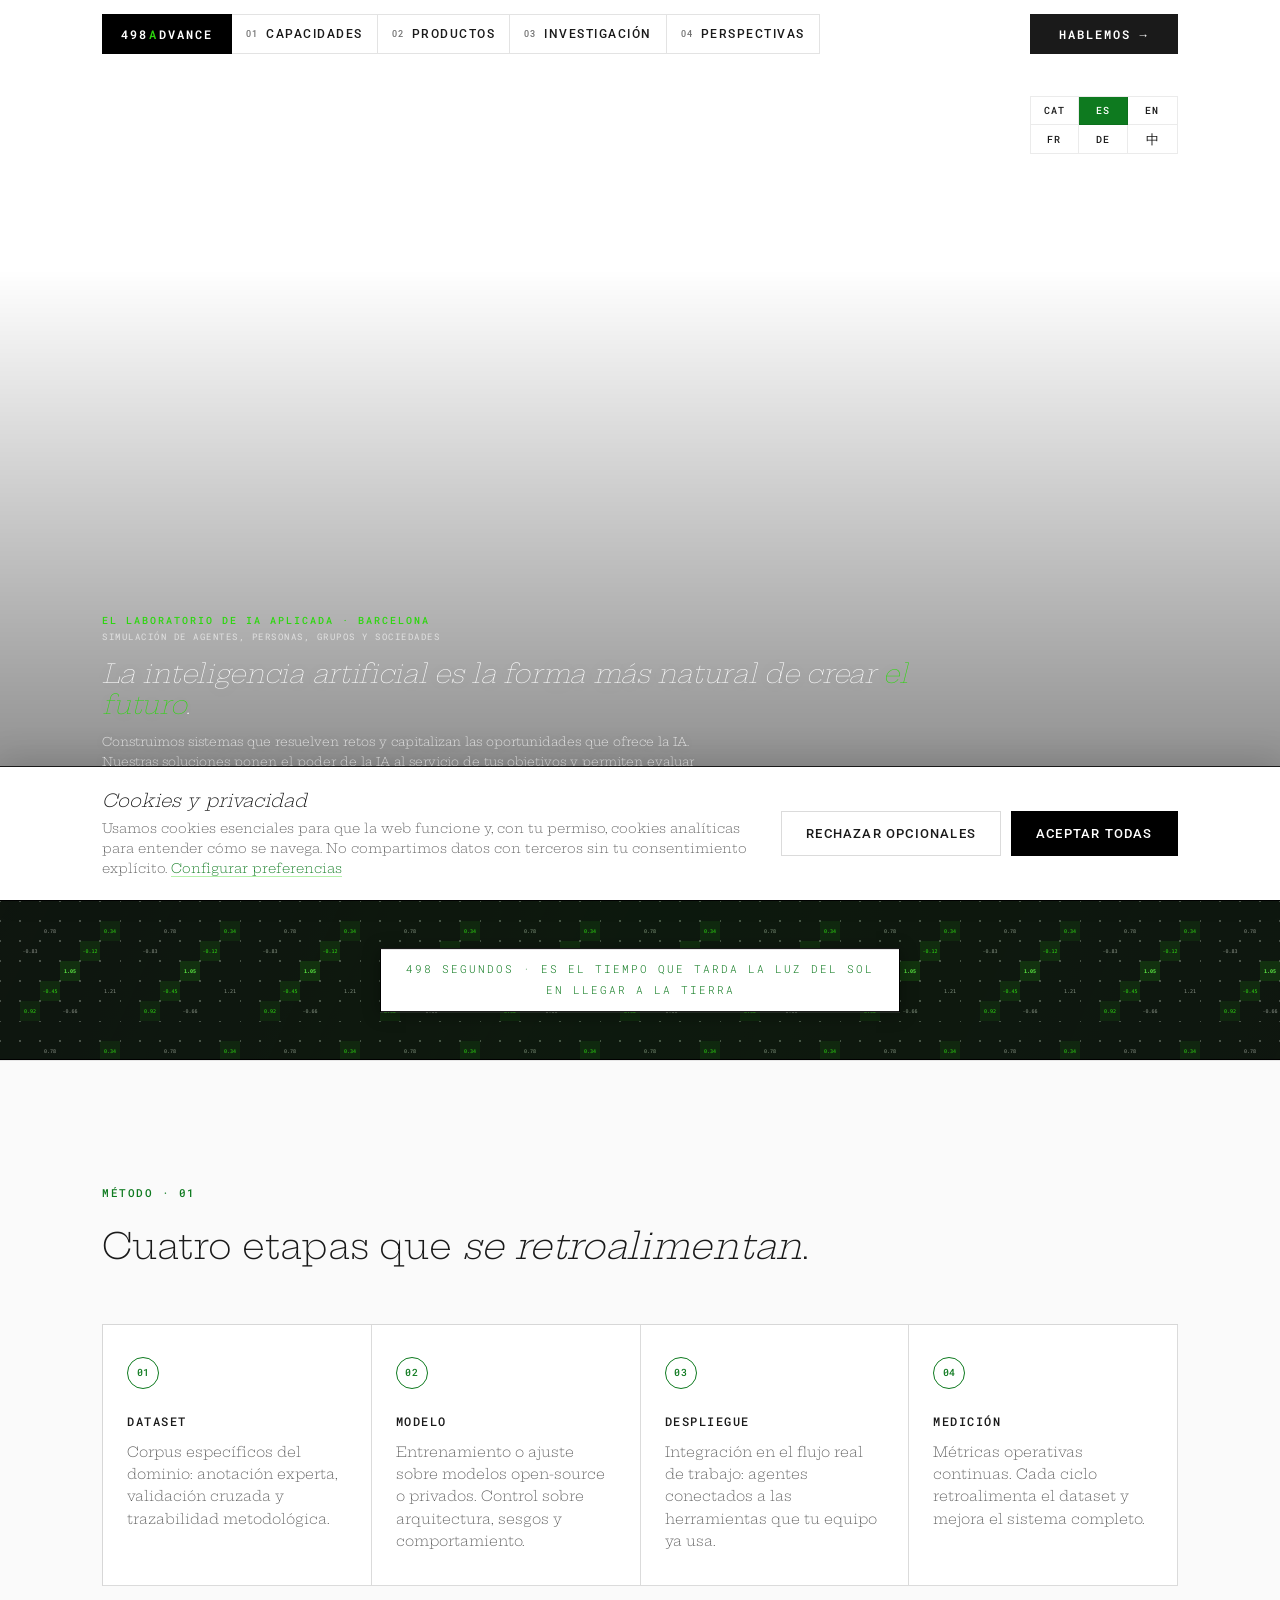
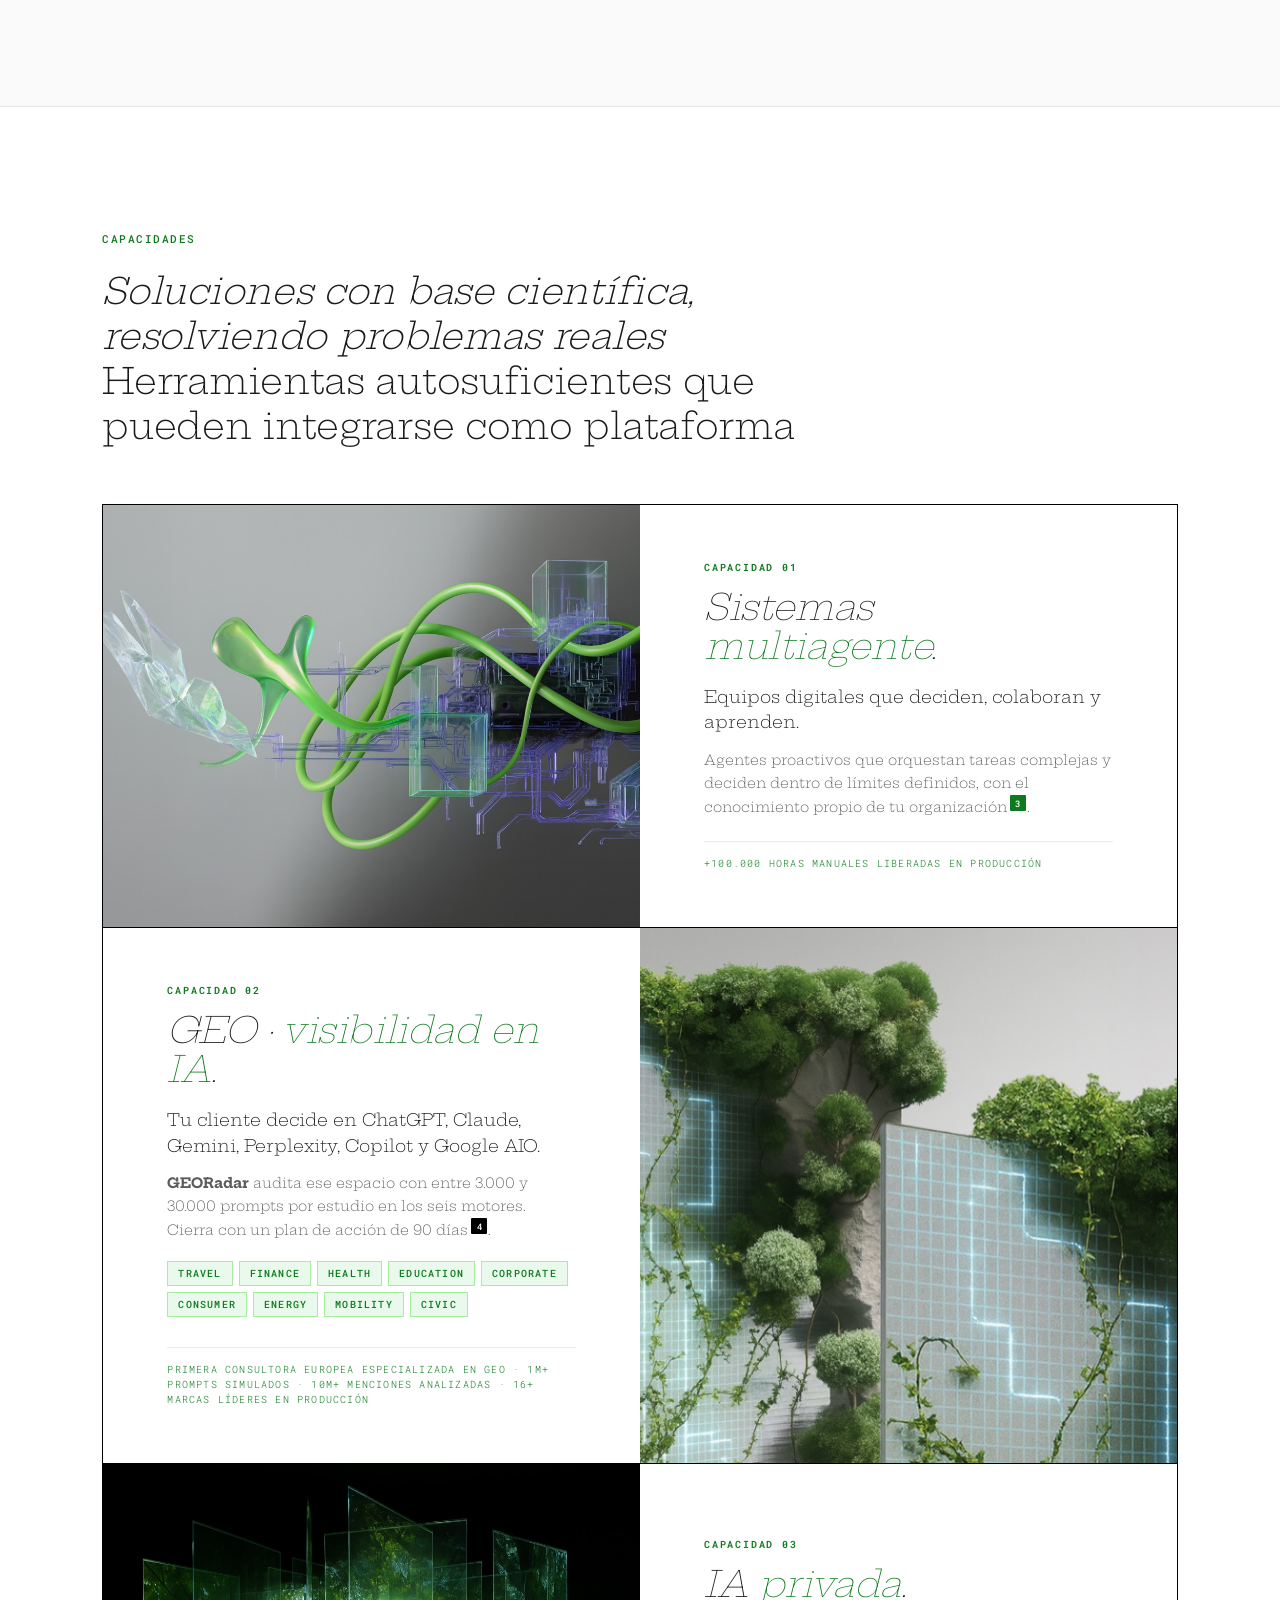
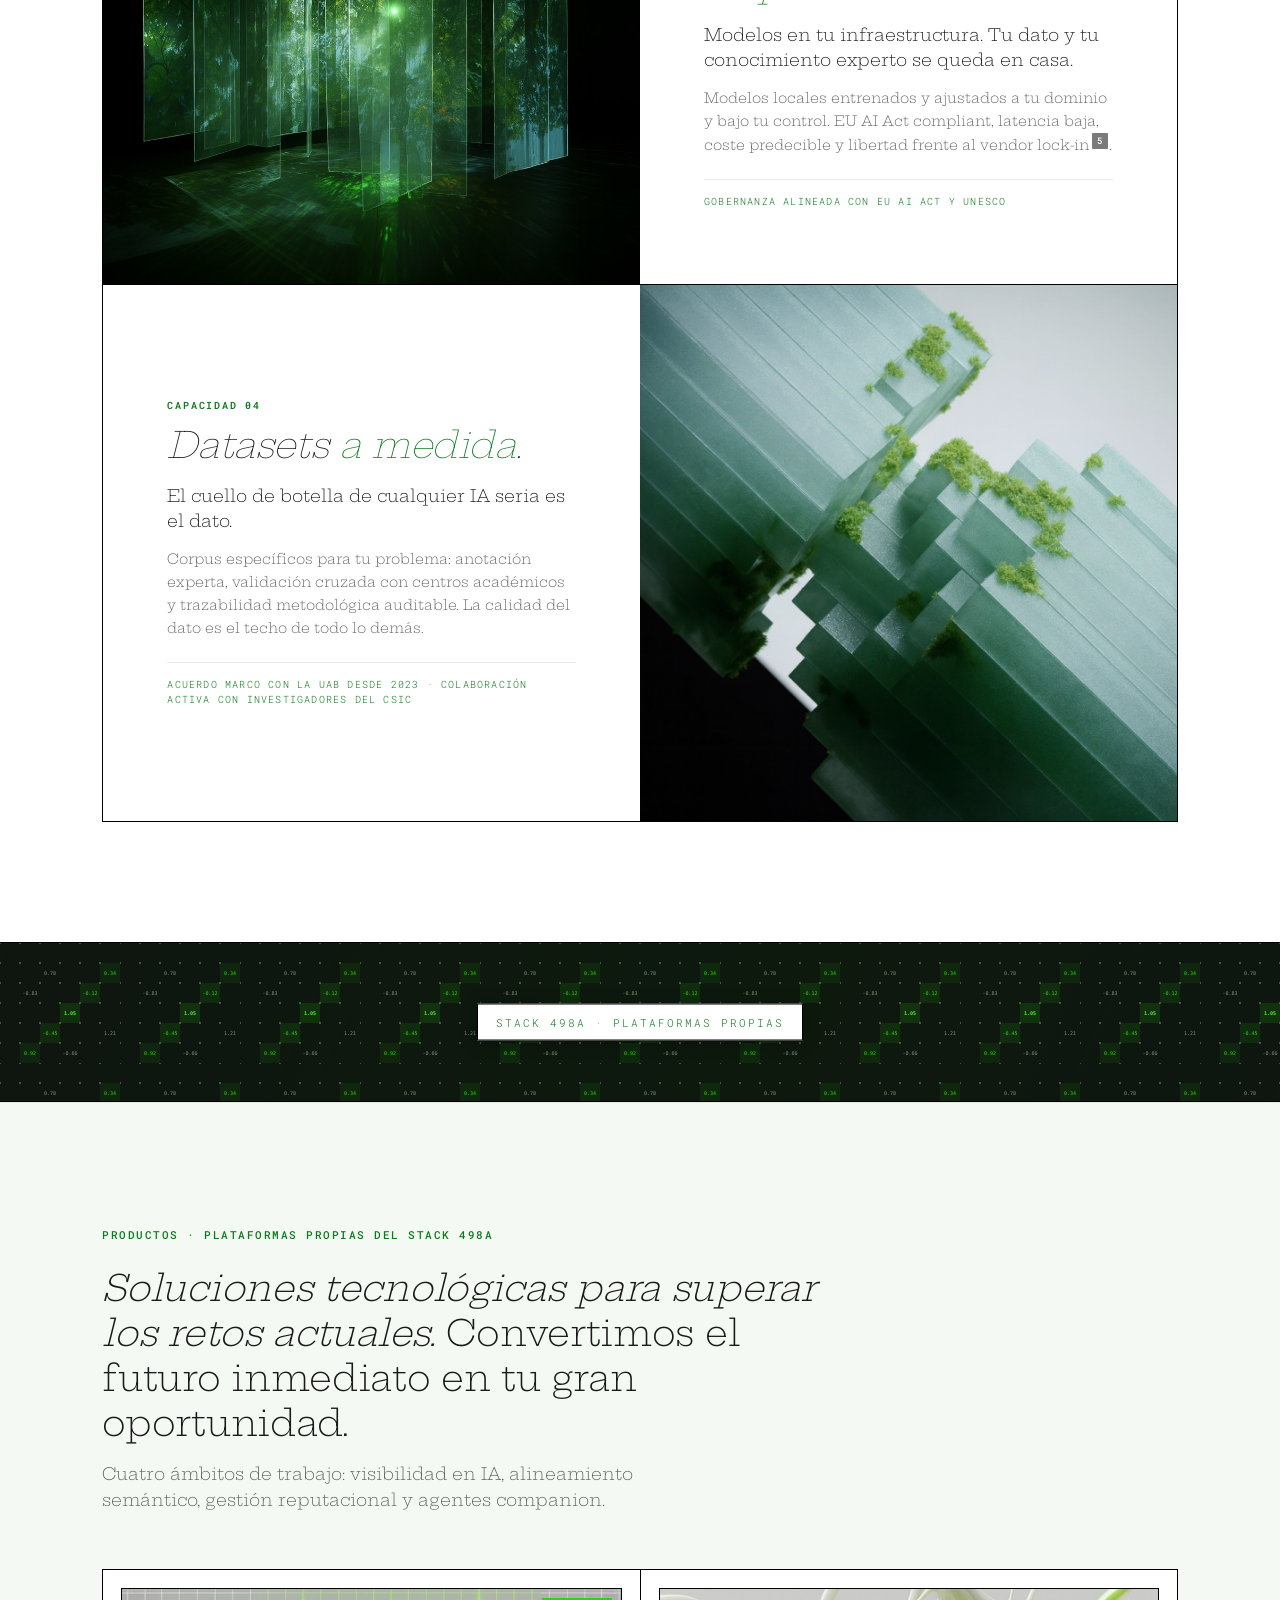
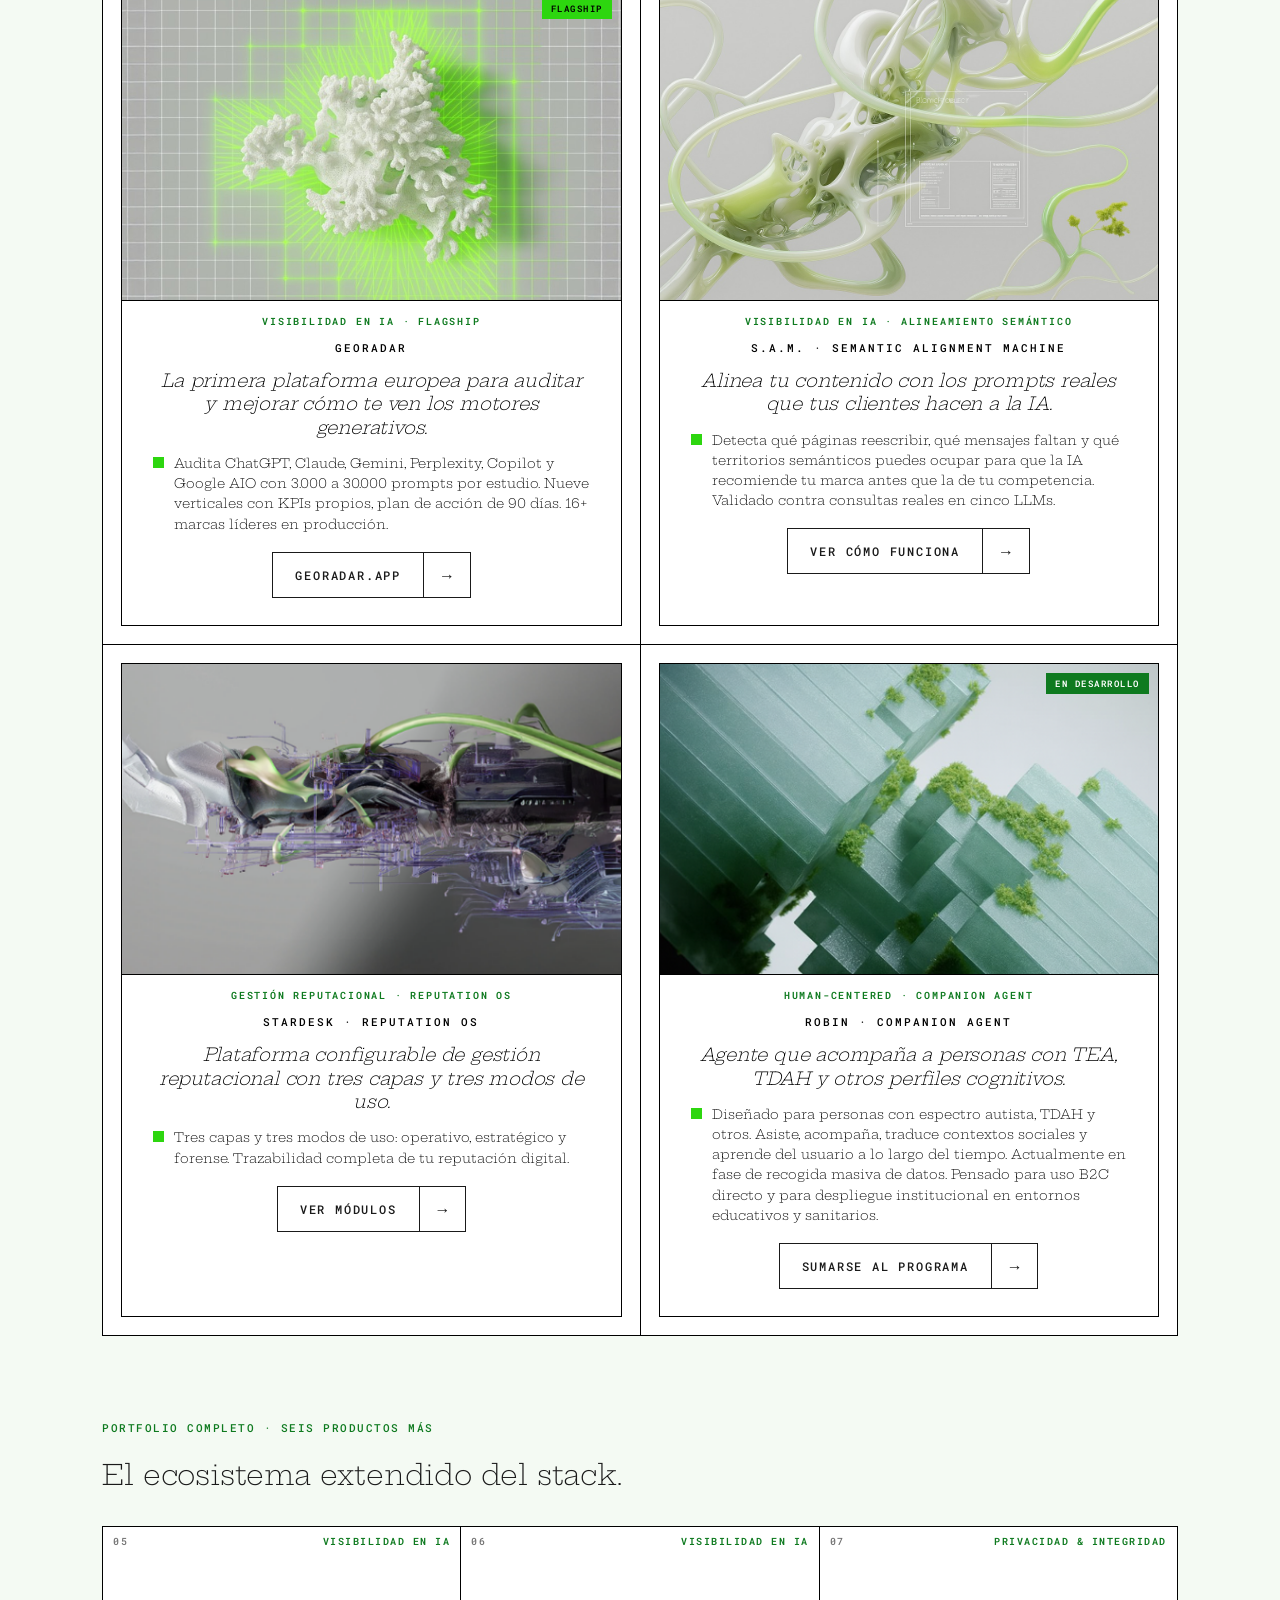
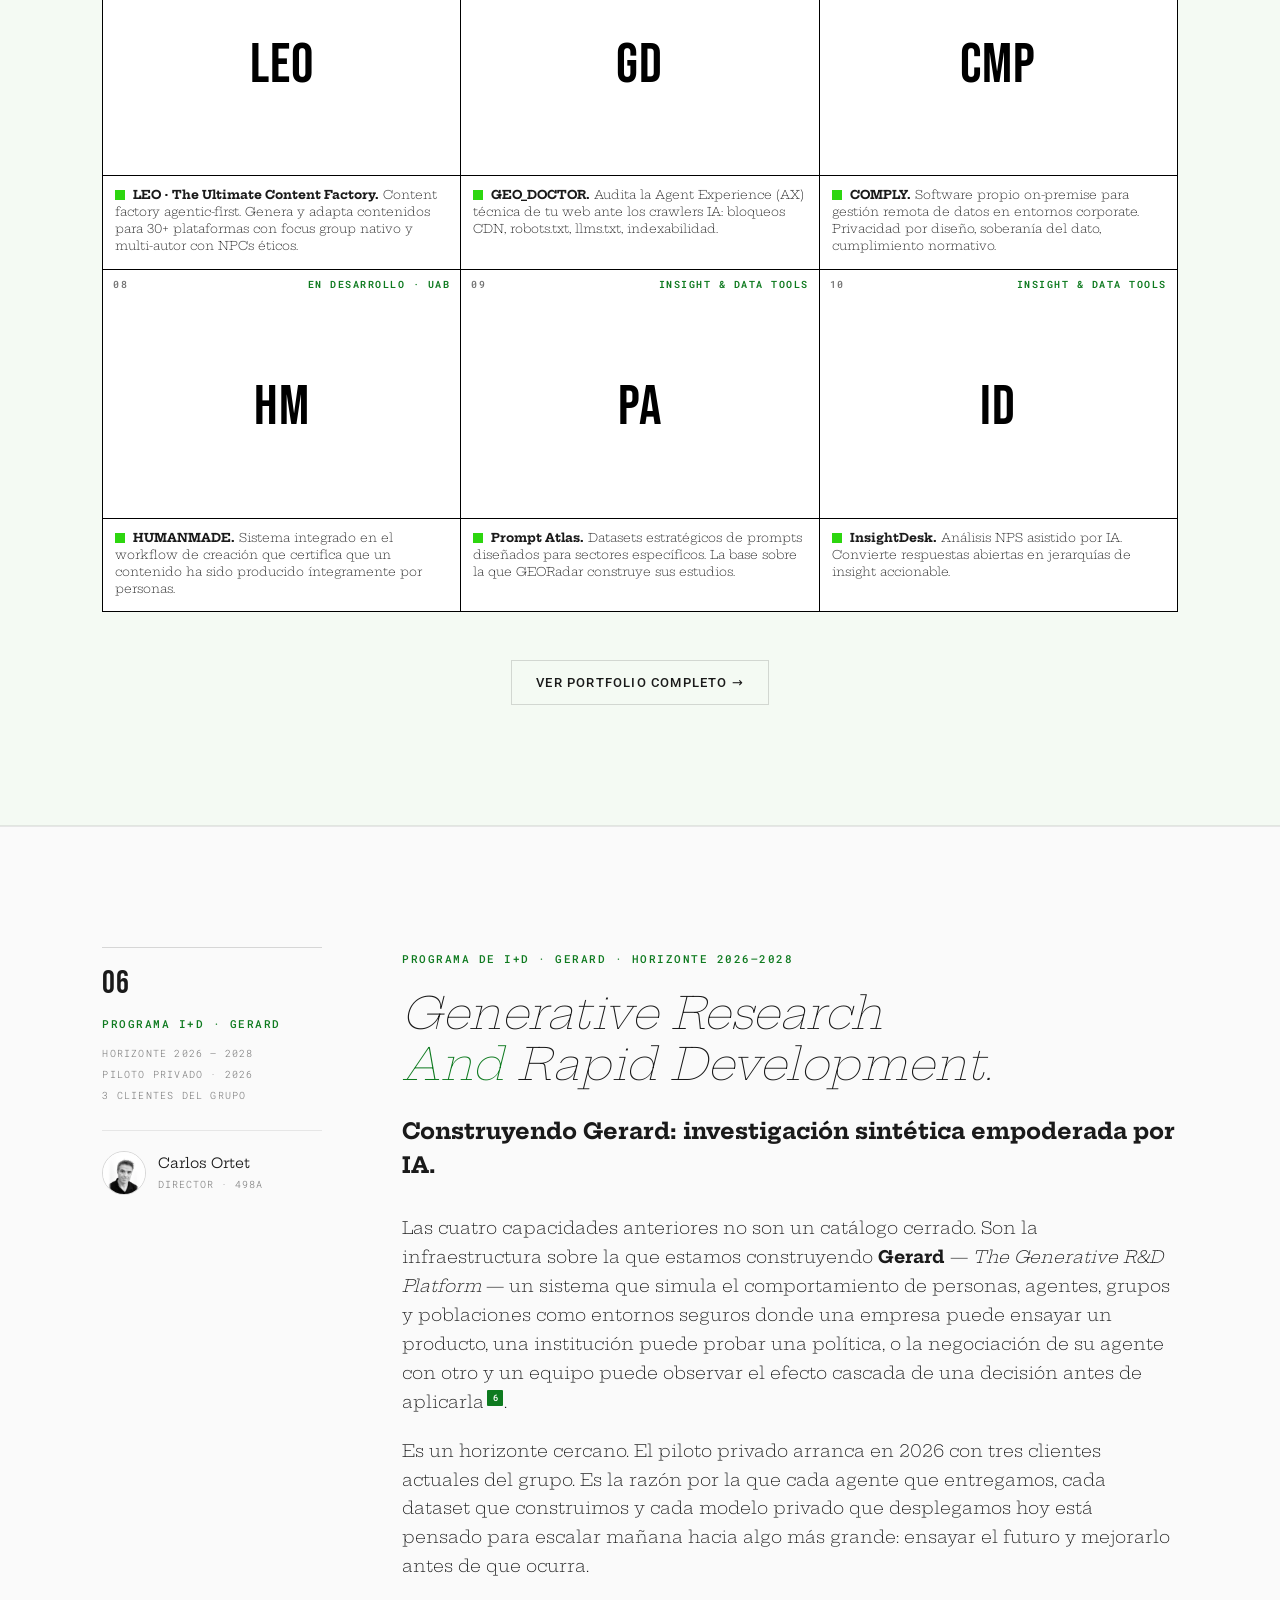
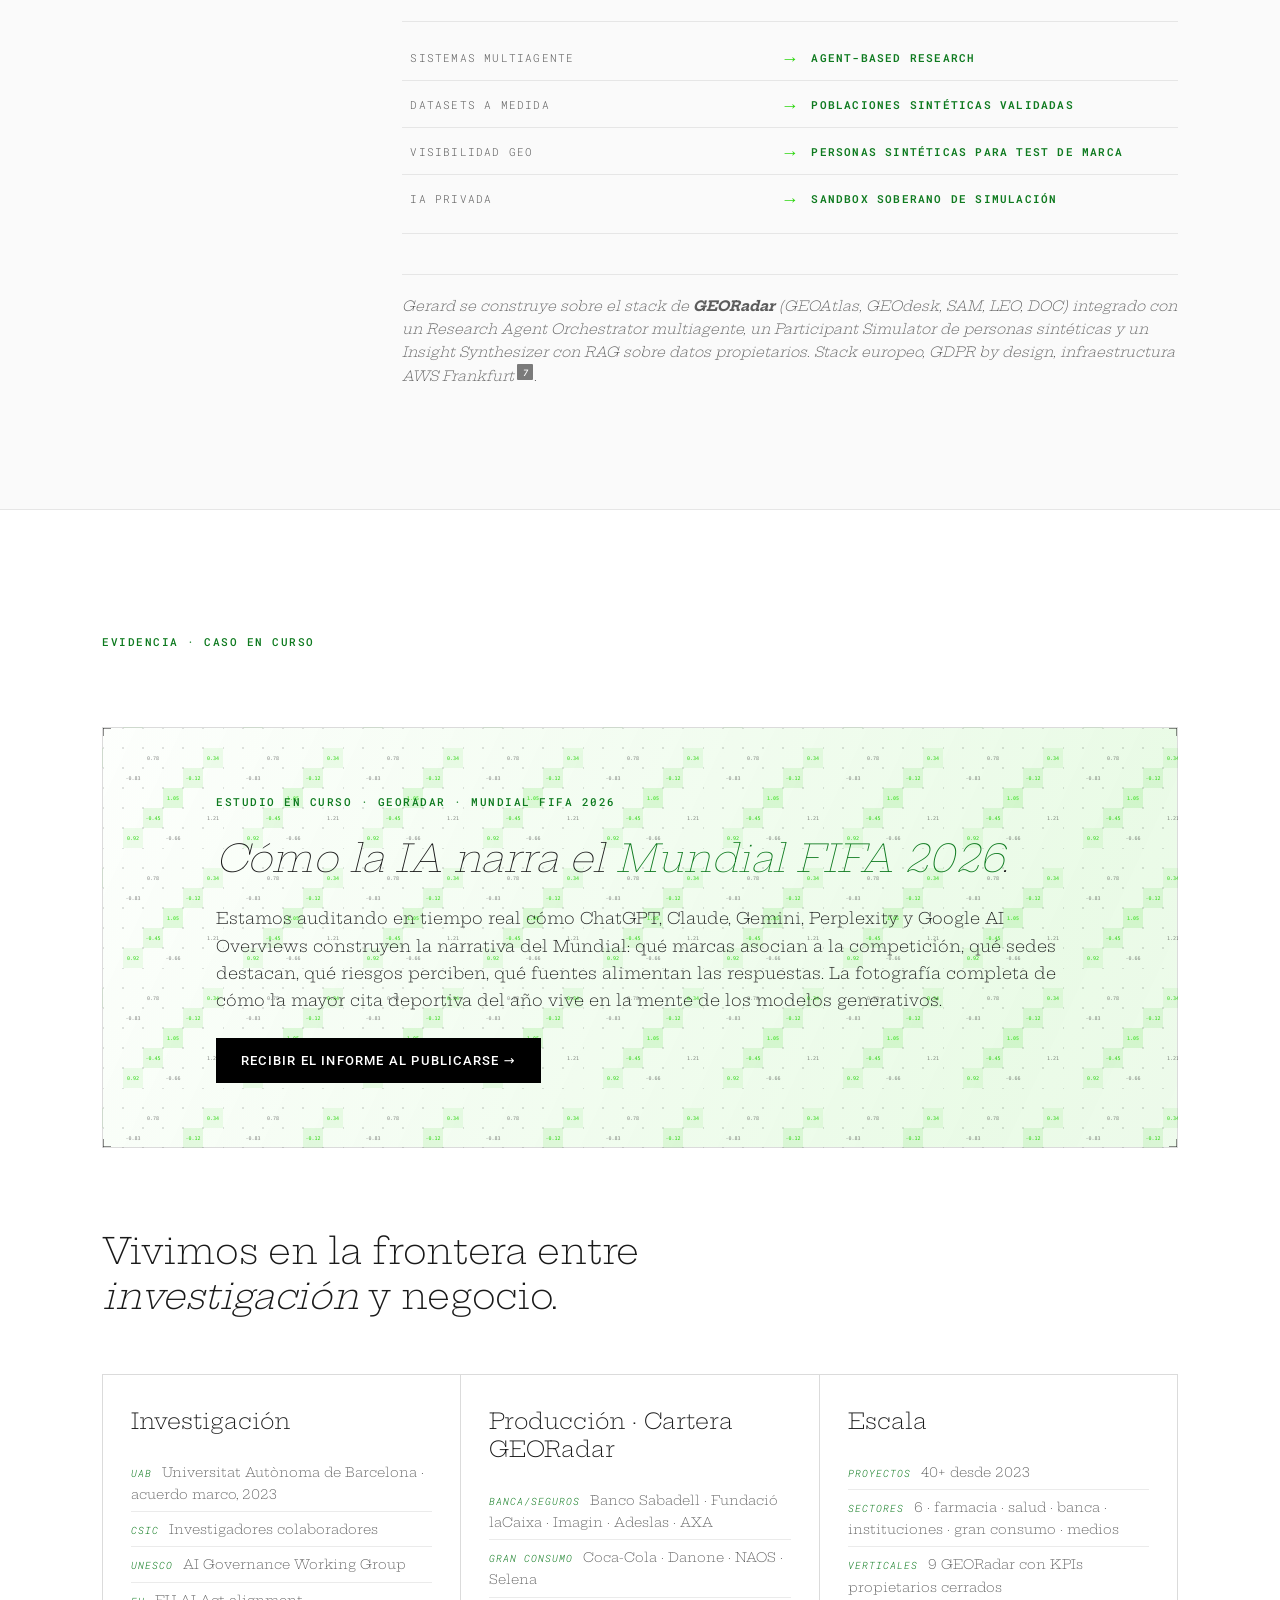
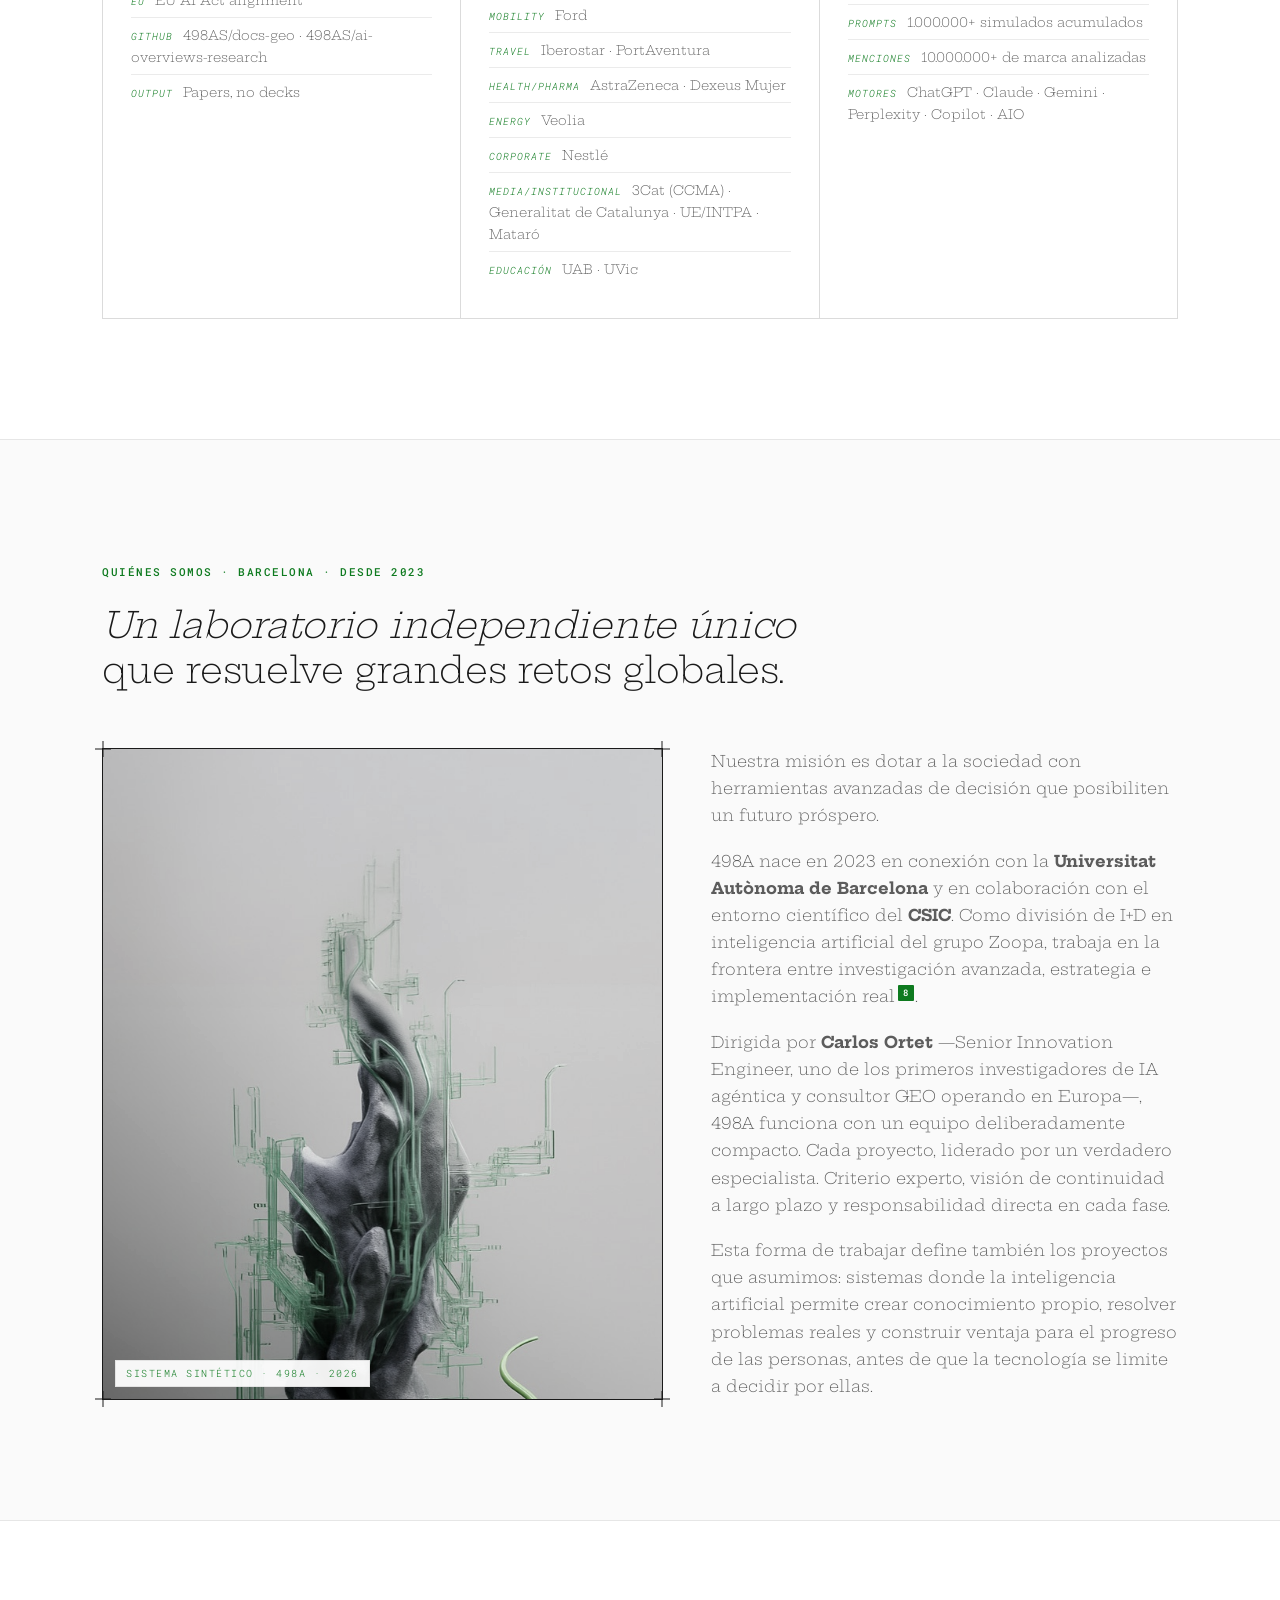
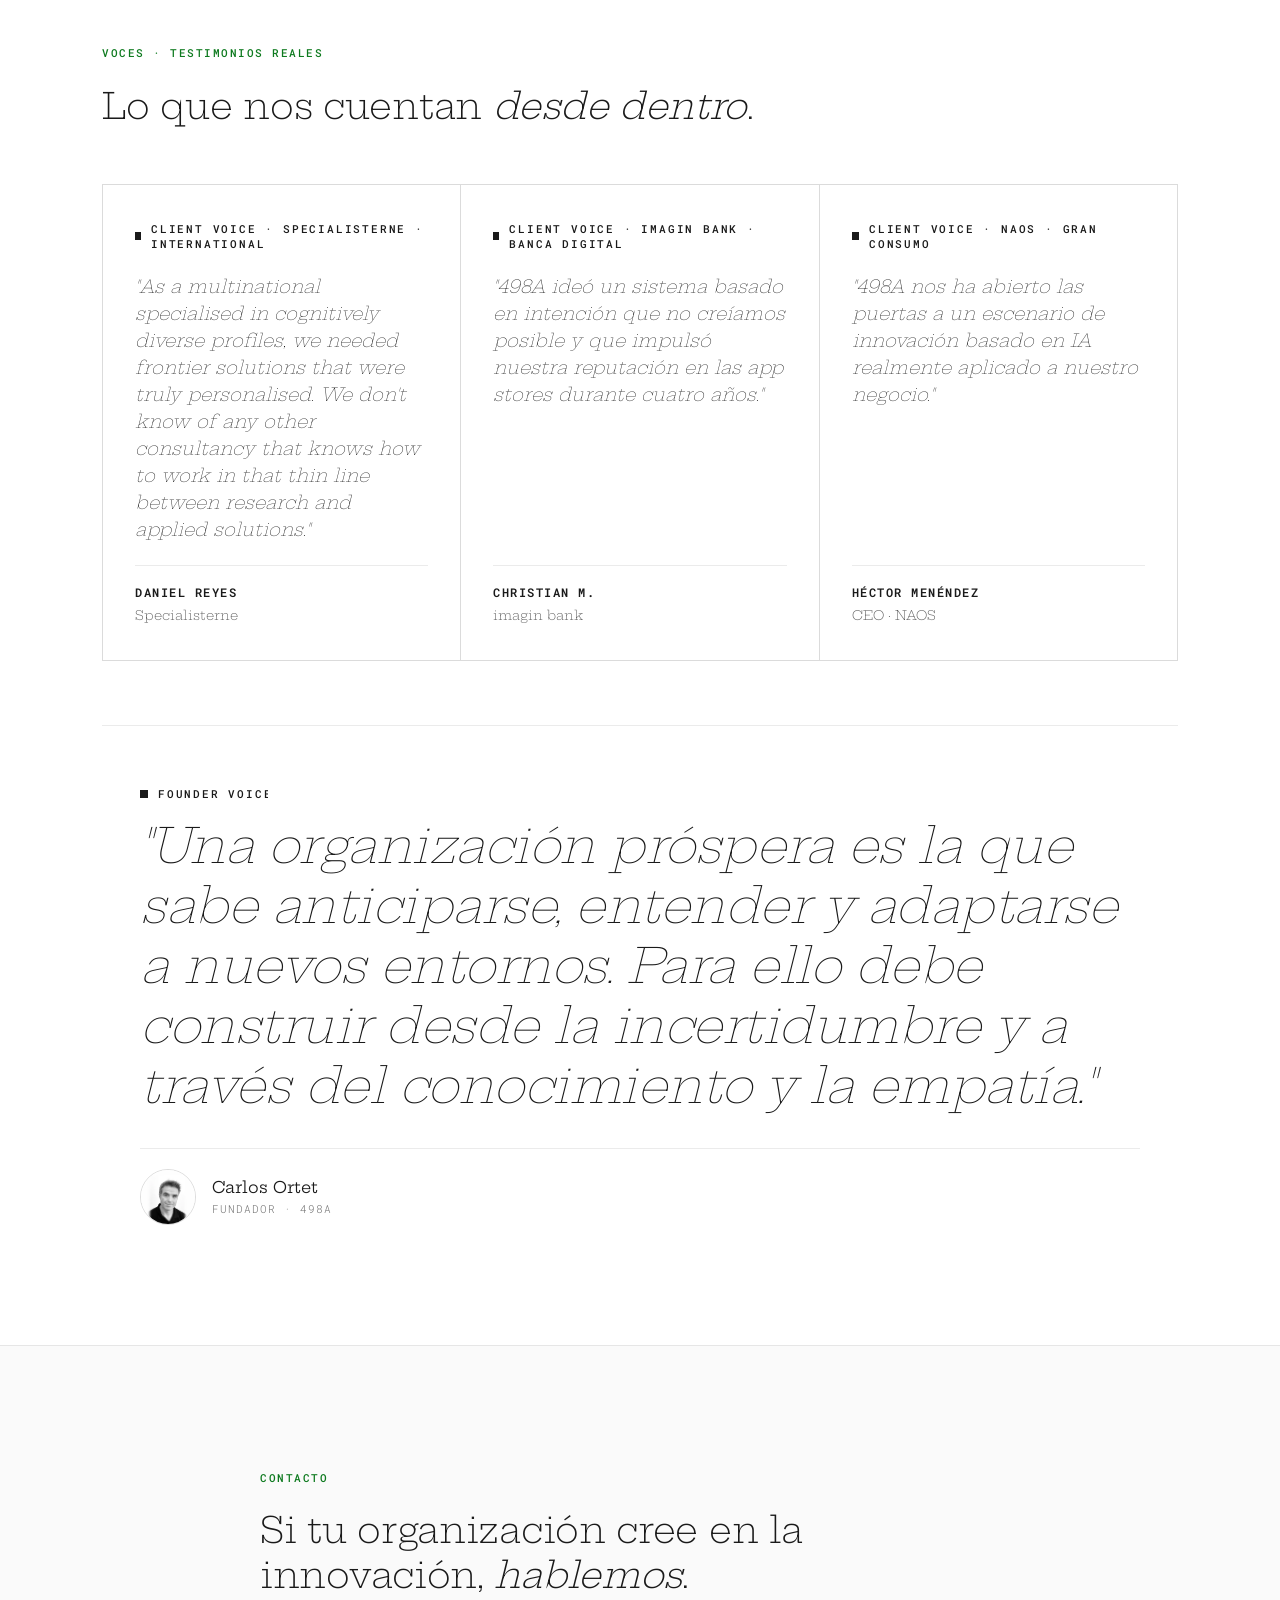
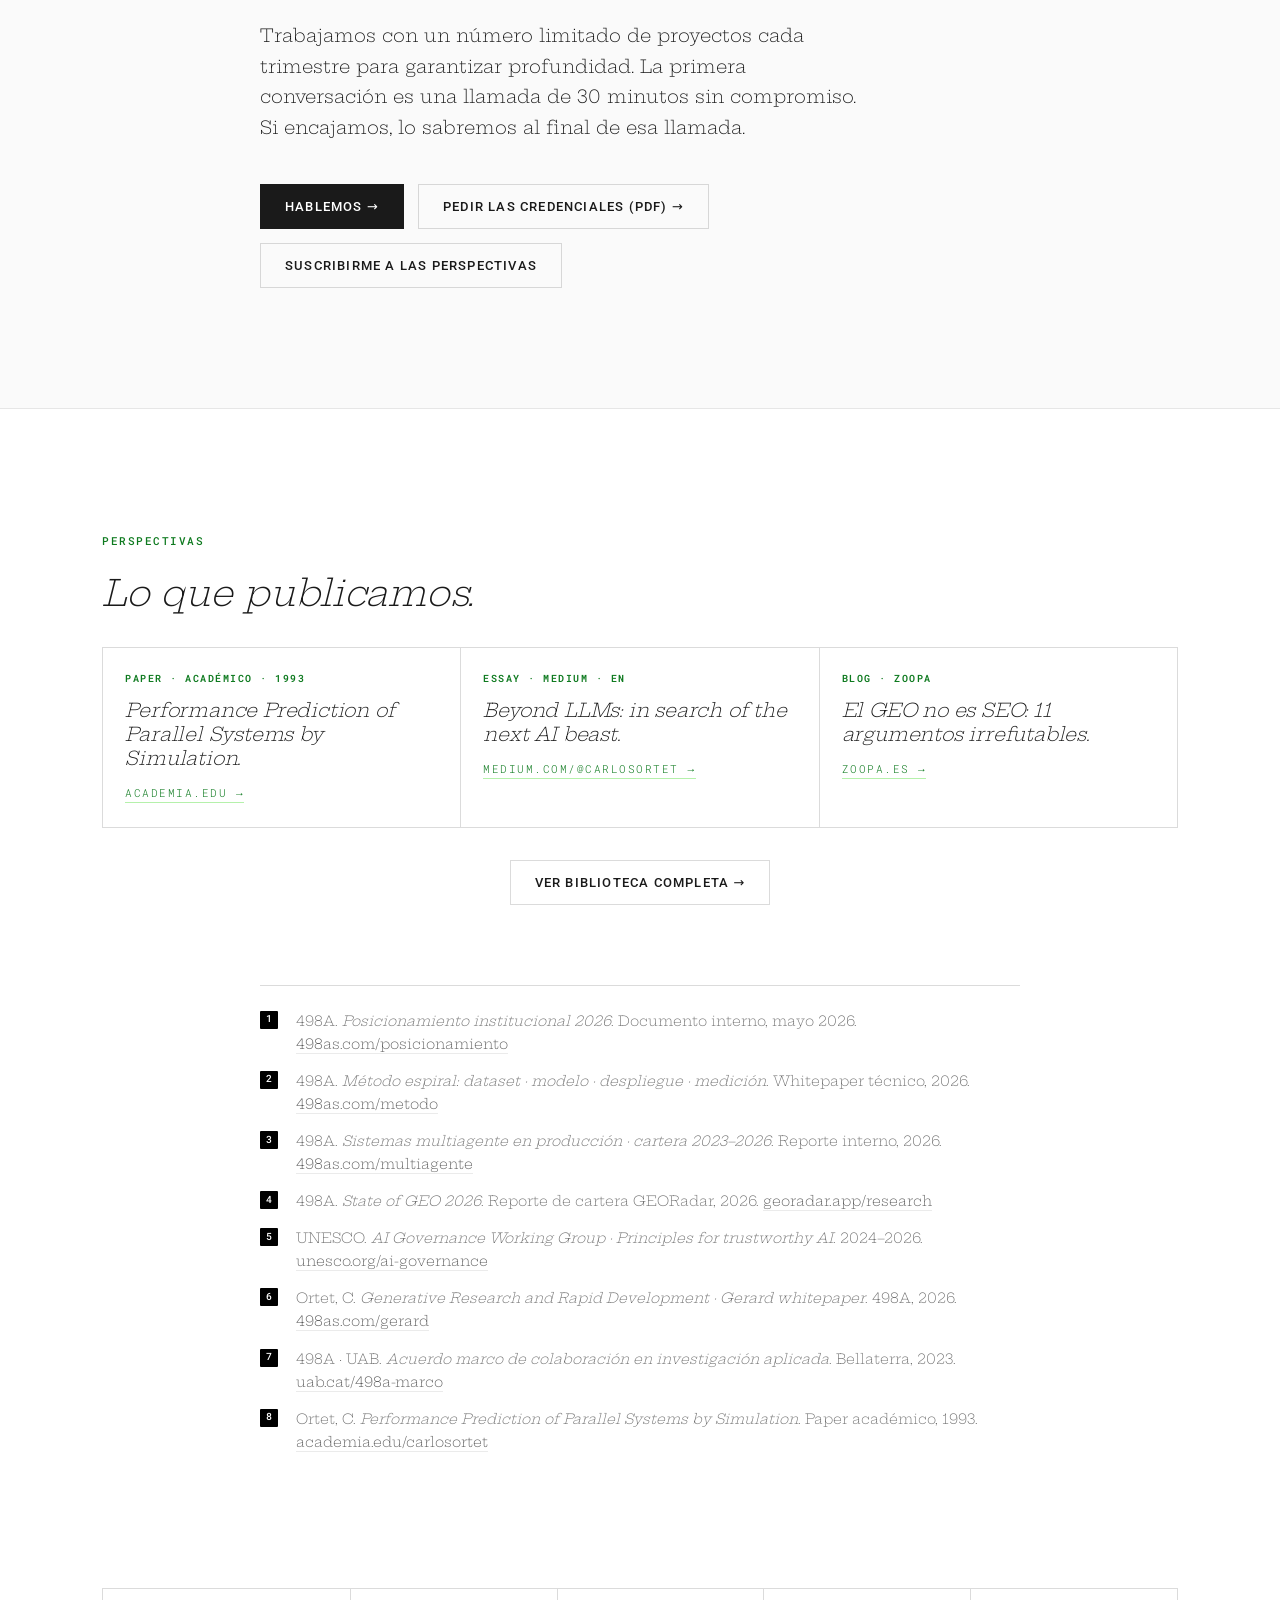
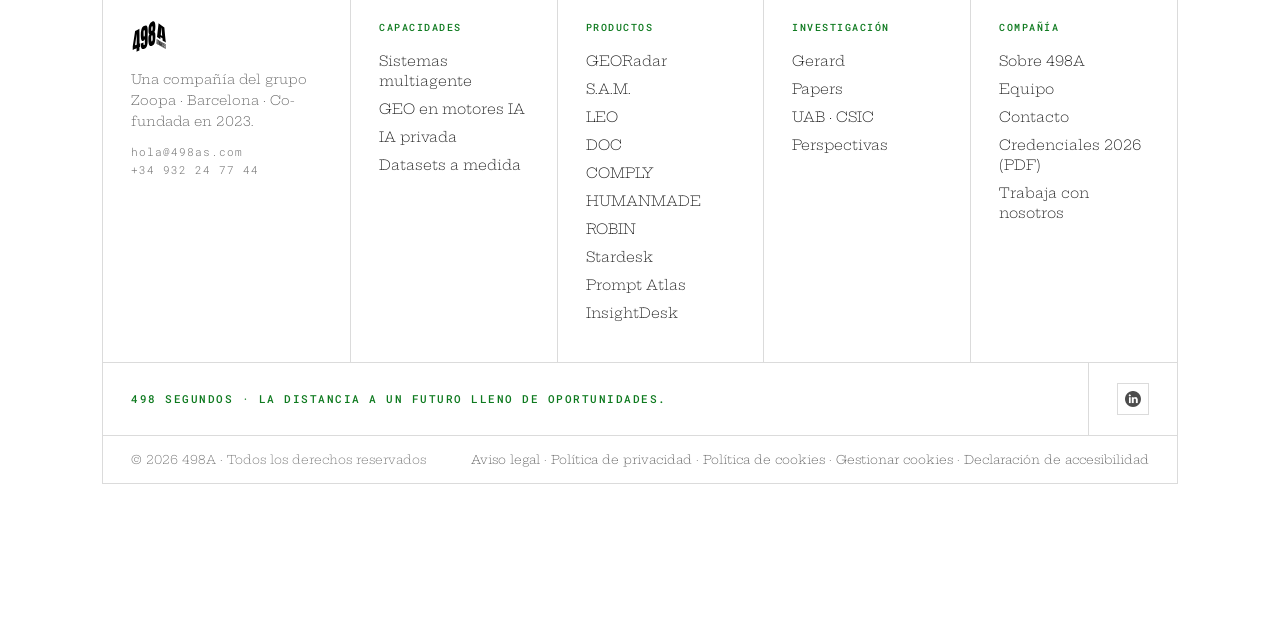
<file: 498Adesign/index.html>
<!doctype html>
<html lang="es">
<head>
<meta charset="utf-8">
<meta name="viewport" content="width=device-width,initial-scale=1">
<title>498A · Laboratorio de IA aplicada · Barcelona</title>
<meta name="description" content="498A es el laboratorio de IA aplicada del grupo Zoopa: sistemas multiagente, visibilidad en motores generativos con GEORadar, IA privada y datasets a medida. Investigación con horizonte Gerard. Barcelona, desde 2023.">
<meta name="author" content="498A · 498 Advanced Solutions SL">
<meta name="robots" content="index, follow, max-image-preview:large, max-snippet:-1">
<link rel="canonical" href="https://498advance.com/">

<!-- Iconos -->
<link rel="icon" href="/favicon.ico" sizes="any">
<link rel="apple-touch-icon" sizes="180x180" href="/apple-touch-icon.png">
<meta name="theme-color" content="#000000">

<!-- Feed del blog · sin items hasta que se publique el primero -->
<link rel="alternate" type="application/rss+xml" title="498A · Perspectivas" href="https://498advance.com/feed.xml">

<!-- Open Graph -->
<meta property="og:type" content="website">
<meta property="og:title" content="498A · Laboratorio de IA aplicada · Barcelona">
<meta property="og:description" content="498A es el laboratorio de IA aplicada del grupo Zoopa: sistemas multiagente, visibilidad en motores generativos con GEORadar, IA privada y datasets a medida. Investigación con horizonte Gerard. Barcelona, desde 2023.">
<meta property="og:url" content="https://498advance.com/">
<meta property="og:site_name" content="498A · 498 Advance">
<meta property="og:locale" content="es_ES">
<meta property="og:image" content="https://498advance.com/og-image.jpg">
<meta property="og:image:width" content="1200">
<meta property="og:image:height" content="630">
<meta property="og:image:alt" content="498A · La inteligencia artificial es la forma más natural de crear el futuro">

<!-- Twitter / X -->
<meta name="twitter:card" content="summary_large_image">
<meta name="twitter:title" content="498A · Laboratorio de IA aplicada · Barcelona">
<meta name="twitter:description" content="498A es el laboratorio de IA aplicada del grupo Zoopa: sistemas multiagente, visibilidad en motores generativos con GEORadar, IA privada y datasets a medida. Investigación con horizonte Gerard. Barcelona, desde 2023.">
<meta name="twitter:image" content="https://498advance.com/og-image.jpg">

<!-- Contexto para modelos de lenguaje · https://498advance.com/llms.txt -->

<link rel="stylesheet" href="tokens.css">
<style>
  /* ===================================================================
     498A · home pública v1 · 2026-05-19
     Reutiliza el CSS de componentes del playground v6.
     Eliminados: módulos UI (forms/badges/table/code), blog-post demo.
     =================================================================== */

  * { box-sizing: border-box; margin: 0; padding: 0; }
  html, body {
    background: var(--498-white);
    color: #1A1A1A;
    font-family: var(--498-family-body);
    font-weight: 300;
    -webkit-font-smoothing: antialiased;
  }
  img, video { max-width: 100%; display: block; }

  :root {
    --pg-line:        rgba(0, 0, 0, .08);
    --pg-line-strong: rgba(0, 0, 0, .14);
    --pg-line-mid:    rgba(0, 0, 0, .11);
    --pg-text:        #1A1A1A;
    --pg-text-muted:  #5C5C5C;
    --pg-text-faint:  #717171;
    --pg-paper:       #FAFAFA;
    --pg-paper-green: #F4FAF3;
    --pg-section-pad-y: 120px;

    --pg-pattern: url('assets/patterns/grid-backprop.svg');
    --pg-rail-width: 148px;
  }

  @media (max-width: 900px) {
    :root { --pg-section-pad-y: 72px; }
  }

  section {
    padding: var(--pg-section-pad-y) var(--498-page-pad);
    position: relative;
  }
  .container { max-width: var(--498-content-max); margin: 0 auto; }
  .narrow    { max-width: 760px;  margin: 0 auto; }

  /* === ACCESIBILIDAD === */
  .skip-link {
    position: fixed; top: 0; left: 0; z-index: 100;
    padding: 14px 22px;
    background: var(--498-black); color: var(--498-white);
    font-family: var(--498-family-mono); font-size: 13px;
    letter-spacing: 1.5px; text-transform: uppercase; font-weight: 600;
    text-decoration: none;
    border: 2px solid var(--498-green);
    transform: translateY(-150%);
    transition: transform .15s ease-out;
  }
  .skip-link:focus { transform: translateY(0); outline: none; }

  a:focus-visible, button:focus-visible, input:focus-visible,
  select:focus-visible, textarea:focus-visible, [tabindex]:focus-visible {
    outline: 2px solid var(--498-green);
    outline-offset: 2px;
    border-radius: 0;
  }
  .cookie-toggle input:focus-visible + .cookie-toggle__track {
    outline: 2px solid var(--498-green);
    outline-offset: 2px;
  }

  .sr-only {
    position: absolute;
    width: 1px; height: 1px;
    padding: 0; margin: -1px;
    overflow: hidden;
    clip: rect(0, 0, 0, 0);
    white-space: nowrap;
    border: 0;
  }

  /* === TIPOGRAFÍA === */
  h1, h2, h3, h4 { color: var(--pg-text); font-weight: 300; }
  p { color: var(--pg-text-muted); }

  .ed-display-1 {
    font-family: var(--498-family-body); font-style: italic; font-weight: 200;
    font-size: 64px; line-height: 1.05; letter-spacing: -1.2px;
    color: var(--pg-text);
  }
  .ed-display-2 {
    font-family: var(--498-family-body); font-style: italic; font-weight: 200;
    font-size: 44px; line-height: 1.15; letter-spacing: -.5px;
  }
  .ed-display-3 {
    font-family: var(--498-family-body); font-weight: 300;
    font-size: 36px; line-height: 1.25; letter-spacing: -.3px;
  }
  .ed-h2 {
    font-family: var(--498-family-body); font-weight: 300;
    font-size: 28px; line-height: 1.3; letter-spacing: -.2px;
  }
  .ed-h3 {
    font-family: var(--498-family-body); font-weight: 300;
    font-size: 22px; line-height: 1.35; letter-spacing: -.1px;
  }
  .ed-lead {
    font-family: var(--498-family-body); font-weight: 300;
    font-size: 22px; line-height: 1.55; color: var(--pg-text);
  }
  .ed-body {
    font-family: var(--498-family-body); font-weight: 300;
    font-size: 16px; line-height: 1.7; color: var(--pg-text-muted);
  }
  .ed-small {
    font-family: var(--498-family-body); font-weight: 300;
    font-size: 14px; line-height: 1.65; color: var(--pg-text-muted);
  }
  @media (max-width: 720px) {
    .ed-display-1 { font-size: 40px; }
    .ed-display-2 { font-size: 30px; }
    .ed-display-3 { font-size: 26px; }
    .ed-h2 { font-size: 22px; }
    .ed-lead { font-size: 18px; }
  }

  .eyebrow {
    font-family: var(--498-family-mono);
    font-size: 11px;
    letter-spacing: 1.5px;
    text-transform: uppercase;
    color: var(--498-green-deep);
    font-weight: 500;
    display: inline-block;
    margin-bottom: 20px;
  }

  /* === NAV === */
  .nav {
    position: fixed; top: 0; left: 0; right: 0; z-index: 30;
    display: flex; align-items: stretch;
    padding: 14px var(--498-page-pad);
    background: transparent;
    border-bottom: 0;
    gap: 0;
  }
  .nav__brand-box {
    display: inline-flex; align-items: center;
    padding: 0 18px;
    background: var(--498-black);
    color: var(--498-white);
    border: 1px solid var(--498-black);
    font-family: var(--498-family-mono); font-size: 12px;
    letter-spacing: 2px; text-transform: uppercase; font-weight: 600;
    text-decoration: none;
    white-space: nowrap;
    height: 40px;
    transition: background .2s;
  }
  .nav__brand-box em { color: var(--498-green); font-style: normal; margin: 0 1px; }
  .nav__brand-box:hover { background: var(--498-green-deep); border-color: var(--498-green-deep); }

  .nav__links { display: inline-flex; }
  .nav__link-box {
    display: inline-flex; align-items: center;
    padding: 0 14px;
    border: 1px solid var(--pg-line-mid);
    border-left: 0;
    color: var(--pg-text); text-decoration: none;
    font-family: var(--498-family-ui); font-size: 12px;
    letter-spacing: 1.5px; text-transform: uppercase; font-weight: 500;
    background: var(--498-white);
    height: 40px;
    transition: border-color .2s, color .2s, background .2s;
  }
  .nav__link-box:hover {
    border-color: var(--498-green-deep);
    color: var(--498-green-deep);
    background: var(--498-green-50);
    z-index: 1;
  }
  .nav__link-box .num {
    font-size: 9px; color: var(--pg-text-faint); margin-right: 8px; letter-spacing: 1px;
  }
  .nav__link-box:hover .num { color: var(--498-green-deep); }

  .nav__spacer { flex: 1; background: transparent; border: 0; height: 40px; }

  .nav__cta-box {
    display: inline-flex; align-items: center; justify-content: center;
    padding: 0 18px;
    width: var(--pg-rail-width);
    background: var(--pg-text); color: var(--498-white);
    font-family: var(--498-family-mono); font-size: 12px;
    letter-spacing: 2px; text-transform: uppercase; font-weight: 600;
    text-decoration: none;
    border: 1px solid var(--pg-text);
    height: 40px;
    transition: background .2s, border-color .2s;
  }
  .nav__cta-box:hover { background: var(--498-green-deep); border-color: var(--498-green-deep); }

  @media (max-width: 900px) {
    .nav { flex-wrap: wrap; padding: 12px var(--498-page-pad); }
    .nav__spacer { display: none; }
    .nav__links { flex: 1 0 100%; order: 3; flex-wrap: wrap; margin-top: 8px; }
    .nav__link-box {
      padding: 0 12px; font-size: 11px; height: 36px;
      border-left: 1px solid var(--pg-line-mid);
      border-right: 0;
    }
    .nav__link-box:last-child { border-right: 1px solid var(--pg-line-mid); }
    .nav__cta-box { border-left: 1px solid var(--pg-text); }
  }

  /* === HERO FULL-BLEED === */
  .hero-fullbleed {
    position: relative;
    height: 100vh;
    min-height: 640px;
    width: 100%;
    overflow: hidden;
  }
  .hero-fullbleed__video {
    position: absolute; inset: 0;
    width: 100%; height: 100%;
    object-fit: cover;
    z-index: 0;
  }
  .hero-fullbleed::after {
    content: "";
    position: absolute; inset: 0;
    z-index: 1;
    background: linear-gradient(180deg, rgba(0,0,0,0) 30%, rgba(0,0,0,.55) 100%);
    pointer-events: none;
  }
  .hero-fullbleed__content {
    position: relative; z-index: 2;
    height: 100%;
    padding: 0 var(--498-page-pad) 64px;
    display: flex; flex-direction: column; justify-content: flex-end;
    color: var(--498-white);
    max-width: 1100px;
  }
  /* Hero text · escala muy reducida: bloque entero ≤ 35-40% del viewport */
  .hero-fullbleed__eyebrow {
    display: flex; flex-direction: column;
    gap: 4px;
    margin-bottom: 16px;
    font-family: var(--498-family-mono);
    text-transform: uppercase;
    font-weight: 500;
    line-height: 1.3;
  }
  .hero-fullbleed__eyebrow .primary {
    color: var(--498-green);
    font-size: 10px;
    letter-spacing: 2px;
  }
  .hero-fullbleed__eyebrow .secondary {
    color: rgba(255,255,255,.62);
    font-size: 9px;
    letter-spacing: 1.5px;
    font-weight: 400;
  }
  .hero-fullbleed__display {
    color: var(--498-white);
    font-family: var(--498-family-body); font-style: italic; font-weight: 200;
    font-size: 26px; line-height: 1.18; letter-spacing: -0.3px;
    margin-bottom: 12px;
    max-width: 860px;
    text-shadow: 0 1px 24px rgba(0,0,0,.4);
  }
  .hero-fullbleed__display em { color: var(--498-green); font-style: italic; }
  .hero-fullbleed__lead {
    font-family: var(--498-family-body); font-weight: 300;
    color: rgba(255,255,255,.84);
    font-size: 12px; line-height: 1.6;
    max-width: 620px;
    margin-bottom: 8px;
    text-shadow: 0 1px 12px rgba(0,0,0,.4);
  }
  .hero-fullbleed__sub {
    color: rgba(255,255,255,.72);
    max-width: 560px;
    margin-bottom: 20px;
    font-size: 11px;
    font-style: italic;
    line-height: 1.5;
    text-shadow: 0 1px 12px rgba(0,0,0,.4);
  }
  .hero-fullbleed__cta { display: flex; gap: 10px; align-items: center; flex-wrap: wrap; }
  .hero-fullbleed__cta .btn-on-video,
  .hero-fullbleed__cta .btn-ghost-on-video {
    padding: 11px 20px; font-size: 12px; letter-spacing: 1px;
  }
  @media (max-width: 720px) {
    .hero-fullbleed__display { font-size: 22px; }
    .hero-fullbleed__lead { font-size: 12px; }
    .hero-fullbleed__sub { font-size: 10px; }
  }

  .lang-grid {
    position: absolute; top: 96px; right: var(--498-page-pad); z-index: 2;
    display: grid;
    grid-template-columns: repeat(3, 1fr);
    grid-auto-rows: 28px;
    width: var(--pg-rail-width);
    background: rgba(255,255,255,.94);
    border: 1px solid var(--pg-line);
  }
  .lang-grid__cell {
    display: inline-flex; align-items: center; justify-content: center;
    font-family: var(--498-family-mono); font-size: 10px;
    letter-spacing: 1.2px; text-transform: uppercase; font-weight: 500;
    color: var(--pg-text); text-decoration: none;
    border-right: 1px solid var(--pg-line);
    border-bottom: 1px solid var(--pg-line);
    background: transparent;
    transition: background .2s, color .2s;
  }
  .lang-grid__cell:nth-child(3n) { border-right: 0; }
  .lang-grid__cell:nth-child(n+4) { border-bottom: 0; }
  .lang-grid__cell:hover {
    background: var(--498-green-50);
    color: var(--498-green-deep);
  }
  .lang-grid__cell.is-active {
    background: var(--498-green-deep);
    color: var(--498-white);
  }
  .lang-grid__cell.lang-cjk {
    font-size: 13px; letter-spacing: 0; text-transform: none; font-weight: 400;
  }
  @media (max-width: 720px), (pointer: coarse) {
    .lang-grid { grid-auto-rows: 44px; grid-template-columns: repeat(3, 52px); }
  }

  /* === BUTTONS === */
  .btn-on-video {
    background: var(--498-white); color: var(--pg-text);
    padding: 14px 24px;
    font-family: var(--498-family-ui); font-size: 13px; font-weight: 500;
    text-transform: uppercase; letter-spacing: 1.2px;
    text-decoration: none; display: inline-flex; align-items: center; gap: 10px;
    border: 1px solid var(--498-white);
    transition: background .2s, color .2s, border-color .2s;
  }
  .btn-on-video:hover { background: var(--498-green); color: var(--498-black); border-color: var(--498-green); }
  .btn-ghost-on-video {
    background: transparent; color: var(--498-white);
    padding: 14px 24px;
    font-family: var(--498-family-ui); font-size: 13px; font-weight: 500;
    text-transform: uppercase; letter-spacing: 1.2px;
    text-decoration: none; display: inline-flex; align-items: center; gap: 10px;
    border: 1px solid rgba(255,255,255,.6);
    transition: border-color .2s, color .2s, background .2s;
  }
  .btn-ghost-on-video:hover { border-color: var(--498-green); color: var(--498-green); background: rgba(255,255,255,.06); }

  .btn-light {
    background: var(--pg-text); color: var(--498-white);
    padding: 14px 24px;
    font-family: var(--498-family-ui); font-size: 13px; font-weight: 500;
    text-transform: uppercase; letter-spacing: 1.2px;
    text-decoration: none; display: inline-flex; align-items: center; gap: 10px;
    border: 1px solid var(--pg-text);
    transition: background .2s, color .2s, border-color .2s;
  }
  .btn-light:hover { background: var(--498-green-deep); border-color: var(--498-green-deep); }
  .btn-ghost-light {
    background: transparent; color: var(--pg-text);
    padding: 14px 24px;
    font-family: var(--498-family-ui); font-size: 13px; font-weight: 500;
    text-transform: uppercase; letter-spacing: 1.2px;
    text-decoration: none; display: inline-flex; align-items: center; gap: 10px;
    border: 1px solid var(--pg-line-strong);
    transition: border-color .2s, color .2s;
  }
  .btn-ghost-light:hover { border-color: var(--498-green-deep); color: var(--498-green-deep); }

  .btn-solid-dark {
    background: var(--498-black); color: var(--498-white);
    padding: 14px 24px;
    font-family: var(--498-family-ui); font-size: 13px; font-weight: 500;
    text-transform: uppercase; letter-spacing: 1.2px;
    text-decoration: none; display: inline-flex; align-items: center; gap: 10px;
    border: 1px solid var(--498-black);
    transition: background .2s, border-color .2s;
    white-space: nowrap;
  }
  .btn-solid-dark:hover { background: var(--498-green-deep); border-color: var(--498-green-deep); }

  /* === VISION HERO CARD === */
  .vision-section {
    background: var(--498-white);
    position: relative;
  }
  .vision-section::after {
    content: "";
    position: absolute; left: 0; right: 0; top: 0; height: 1px;
    background: linear-gradient(to right, transparent, var(--498-green-deep) 30%, var(--498-green) 50%, var(--498-green-deep) 70%, transparent);
    opacity: .2;
  }
  .vision-hero-card {
    position: relative;
    border: 1px solid var(--pg-line-strong);
    background:
      linear-gradient(135deg,
        var(--498-green-200) 0%,
        var(--498-green-100) 35%,
        var(--498-green-50) 75%,
        var(--498-white) 100%);
    padding: 56px;
    margin-bottom: 96px;
    min-height: 480px;
    overflow: hidden;
    display: grid;
    grid-template-columns: minmax(360px, 0.9fr) 1.1fr;
    gap: 40px;
    align-items: center;
  }
  @media (max-width: 900px) {
    .vision-hero-card {
      grid-template-columns: 1fr;
      padding: 40px 32px;
      min-height: 0;
      gap: 32px;
    }
  }
  .vision-hero-card__content {
    display: flex; flex-direction: column;
    gap: 32px;
    align-items: flex-start;
  }
  .eyebrow-square {
    display: inline-flex; align-items: center; gap: 10px;
    font-family: var(--498-family-mono); font-size: 11px;
    letter-spacing: 1.8px; text-transform: uppercase;
    color: var(--pg-text); font-weight: 500;
  }
  .eyebrow-square::before {
    content: "";
    display: inline-block;
    width: 8px; height: 8px;
    background: var(--pg-text);
  }
  .vision-hero-card__claim {
    font-family: var(--498-family-body);
    font-weight: 200;
    font-size: 52px;
    line-height: 1.05;
    letter-spacing: -1px;
    color: var(--pg-text);
    margin: 0;
    max-width: 100%;
    font-style: italic;
  }
  @media (max-width: 1100px) { .vision-hero-card__claim { font-size: 42px; } }
  @media (max-width: 720px)  { .vision-hero-card__claim { font-size: 30px; } }

  .btn-split { display: inline-flex; align-items: stretch; text-decoration: none; }
  .btn-split__label {
    padding: 14px 22px;
    border: 1px solid var(--pg-text);
    font-family: var(--498-family-mono); font-size: 12px;
    letter-spacing: 1.8px; text-transform: uppercase;
    color: var(--pg-text); font-weight: 500;
    line-height: 1; display: inline-flex; align-items: center;
    background: transparent;
    transition: background .2s, color .2s;
  }
  .btn-split__arrow {
    padding: 14px 18px;
    border: 1px solid var(--pg-text);
    border-left: 0;
    color: var(--pg-text);
    font-family: var(--498-family-mono); font-size: 16px;
    line-height: 1; display: inline-flex; align-items: center;
    background: transparent;
    transition: background .2s, color .2s;
  }
  .btn-split:hover .btn-split__label,
  .btn-split:hover .btn-split__arrow { background: var(--pg-text); color: var(--498-white); }

  .vision-hero-card__visual {
    position: relative;
    height: 100%;
    min-height: 380px;
    margin: -56px -56px -56px 0;
    overflow: hidden;
  }
  .vision-hero-card__visual img {
    width: 100%; height: 100%;
    object-fit: cover;
    object-position: center;
    display: block;
  }
  @media (max-width: 900px) {
    .vision-hero-card__visual {
      margin: 0 -32px -40px -32px;
      min-height: 260px;
    }
  }

  .vision-grid {
    display: grid;
    grid-template-columns: 220px 1fr;
    gap: 80px;
    max-width: 1100px;
    margin: 0 auto;
  }
  @media (max-width: 900px) {
    .vision-grid { grid-template-columns: 1fr; gap: 40px; }
  }
  .vision-meta {
    position: sticky; top: 100px;
    align-self: start;
    border-top: 1px solid var(--pg-line-strong);
    padding-top: 20px;
  }
  @media (max-width: 900px) { .vision-meta { position: static; } }
  .vision-meta__num {
    font-family: var(--498-family-display);
    font-size: 32px;
    color: var(--pg-text);
    letter-spacing: 1px;
    margin-bottom: 16px;
    line-height: 1;
  }
  .vision-meta__label {
    font-family: var(--498-family-mono); font-size: 11px;
    color: var(--498-green-deep); letter-spacing: 1.5px;
    text-transform: uppercase; font-weight: 500;
    margin-bottom: 16px;
  }
  .vision-meta__line {
    font-family: var(--498-family-mono); font-size: 10px;
    color: var(--pg-text-faint); letter-spacing: 1.2px;
    text-transform: uppercase;
    margin-bottom: 8px;
  }

  .pullquote-inset {
    margin: 32px 0;
    padding: 8px 0 8px 24px;
    border-left: 2px solid var(--498-green-deep);
  }
  .pullquote-inset__text {
    font-family: var(--498-family-body);
    font-style: italic; font-weight: 200;
    font-size: 26px; line-height: 1.4;
    color: var(--pg-text);
    letter-spacing: -.3px;
  }
  .pullquote-inset__attr {
    font-family: var(--498-family-mono); font-size: 10px;
    color: var(--pg-text-faint); letter-spacing: 1.5px;
    text-transform: uppercase; margin-top: 14px;
  }
  @media (max-width: 720px) { .pullquote-inset__text { font-size: 20px; } }

  /* === BOX COLLECTIONS === */
  .box-collection {
    display: grid;
    border-top: 1px solid var(--pg-line-strong);
    border-left: 1px solid var(--pg-line-strong);
    overflow: hidden;
  }
  .box-collection--5 { grid-template-columns: repeat(5, 1fr); }
  .box-collection--4 { grid-template-columns: repeat(4, 1fr); }
  .box-collection--3 { grid-template-columns: repeat(3, 1fr); }
  .box-collection--2 { grid-template-columns: repeat(2, 1fr); }
  @media (max-width: 900px) {
    .box-collection--5 { grid-template-columns: repeat(3, 1fr); }
    .box-collection--4, .box-collection--3 { grid-template-columns: repeat(2, 1fr); }
  }
  @media (max-width: 600px) {
    .box-collection--5, .box-collection--4, .box-collection--3, .box-collection--2 { grid-template-columns: repeat(2, 1fr); }
  }
  @media (max-width: 420px) {
    .box-collection--5, .box-collection--4, .box-collection--3, .box-collection--2 { grid-template-columns: 1fr; }
  }
  .box-collection > * {
    border-right: 1px solid var(--pg-line-strong);
    border-bottom: 1px solid var(--pg-line-strong);
  }

  /* Persiana */
  .box-collection--persiana > * {
    transform: scaleY(0);
    transform-origin: top;
    opacity: 0;
    transition: transform .55s cubic-bezier(.2,.8,.25,1), opacity .55s ease-out;
  }
  .box-collection--persiana.in-view > *:nth-child(1) { transform: scaleY(1); opacity: 1; transition-delay: .05s; }
  .box-collection--persiana.in-view > *:nth-child(2) { transform: scaleY(1); opacity: 1; transition-delay: .15s; }
  .box-collection--persiana.in-view > *:nth-child(3) { transform: scaleY(1); opacity: 1; transition-delay: .25s; }
  .box-collection--persiana.in-view > *:nth-child(4) { transform: scaleY(1); opacity: 1; transition-delay: .35s; }
  .box-collection--persiana.in-view > *:nth-child(5) { transform: scaleY(1); opacity: 1; transition-delay: .45s; }
  .box-collection--persiana.in-view > *:nth-child(6) { transform: scaleY(1); opacity: 1; transition-delay: .55s; }
  @media (prefers-reduced-motion: reduce) {
    .box-collection--persiana > * { transform: none; opacity: 1; transition: none; }
  }

  /* Frame-cross */
  .box-collection--frame-cross {
    border: 0;
    overflow: visible;
    gap: 20px;
    padding: 10px;
  }
  .box-collection--frame-cross > * {
    border: 1px solid var(--pg-line-strong);
    position: relative;
    overflow: visible;
    background: var(--498-white);
  }
  .box-collection--frame-cross > *::before {
    content: "";
    position: absolute;
    inset: -7px;
    pointer-events: none;
    background:
      url("data:image/svg+xml;utf8,<svg xmlns='http://www.w3.org/2000/svg' width='14' height='14'><path d='M0 7H14M7 0V14' stroke='%231A1A1A' stroke-width='1'/></svg>") 0   0   / 14px 14px no-repeat,
      url("data:image/svg+xml;utf8,<svg xmlns='http://www.w3.org/2000/svg' width='14' height='14'><path d='M0 7H14M7 0V14' stroke='%231A1A1A' stroke-width='1'/></svg>") 100% 0   / 14px 14px no-repeat,
      url("data:image/svg+xml;utf8,<svg xmlns='http://www.w3.org/2000/svg' width='14' height='14'><path d='M0 7H14M7 0V14' stroke='%231A1A1A' stroke-width='1'/></svg>") 0   100% / 14px 14px no-repeat,
      url("data:image/svg+xml;utf8,<svg xmlns='http://www.w3.org/2000/svg' width='14' height='14'><path d='M0 7H14M7 0V14' stroke='%231A1A1A' stroke-width='1'/></svg>") 100% 100% / 14px 14px no-repeat;
  }
  .box-collection--frame-cross > *:hover::before {
    background:
      url("data:image/svg+xml;utf8,<svg xmlns='http://www.w3.org/2000/svg' width='14' height='14'><path d='M0 7H14M7 0V14' stroke='%230E7A1F' stroke-width='1'/></svg>") 0   0   / 14px 14px no-repeat,
      url("data:image/svg+xml;utf8,<svg xmlns='http://www.w3.org/2000/svg' width='14' height='14'><path d='M0 7H14M7 0V14' stroke='%230E7A1F' stroke-width='1'/></svg>") 100% 0   / 14px 14px no-repeat,
      url("data:image/svg+xml;utf8,<svg xmlns='http://www.w3.org/2000/svg' width='14' height='14'><path d='M0 7H14M7 0V14' stroke='%230E7A1F' stroke-width='1'/></svg>") 0   100% / 14px 14px no-repeat,
      url("data:image/svg+xml;utf8,<svg xmlns='http://www.w3.org/2000/svg' width='14' height='14'><path d='M0 7H14M7 0V14' stroke='%230E7A1F' stroke-width='1'/></svg>") 100% 100% / 14px 14px no-repeat;
  }

  /* Periodic */
  .box-collection--periodic {
    background: var(--498-black);
    gap: 1px;
    padding: 1px;
    border: 0;
    overflow: visible;
    /* meta | simbolo | linea | descripcion · el ciclo se repite cada 4 filas */
    grid-auto-rows: auto minmax(clamp(170px, 17vw, 290px), 1fr) 1px auto;
  }
  .box-collection--periodic > * {
    border: 0 !important;
    background: var(--498-white);
    padding: 0;
    position: relative;
    display: grid;
    grid-template-rows: auto 1fr 1px auto;
    min-height: 200px;
    aspect-ratio: 4 / 5;
    overflow: hidden;
    cursor: default;
    transition: background .2s;
  }
  /* Las 4 filas internas las define el contenedor: asi la linea divisoria
     cae a la misma altura en todas las casillas de la banda. */
  @supports (grid-template-rows: subgrid) {
    .box-collection--periodic > * {
      grid-row: span 4;
      grid-template-rows: subgrid;
      min-height: 0;
      aspect-ratio: auto;
    }
  }
  .box-collection--periodic > *:hover { background: var(--498-green-50); }
  .periodic__meta {
    display: flex; justify-content: space-between; align-items: center;
    padding: 8px 10px;
    font-family: var(--498-family-mono);
    font-size: 10px; letter-spacing: 1.5px;
    text-transform: uppercase;
  }
  .periodic__num { color: var(--pg-text-faint); font-weight: 500; }
  .periodic__tag { color: var(--498-green-deep); font-weight: 600; }
  .periodic__symbol {
    display: flex; align-items: center; justify-content: center;
    font-family: var(--498-family-display);
    font-size: 56px; line-height: 1;
    letter-spacing: 1px;
    color: var(--498-black);
    text-transform: uppercase;
    padding: 0 12px;
    text-align: center;
  }
  .box-collection--periodic > *:hover .periodic__symbol { color: var(--498-green-deep); }
  .periodic__divider { background: var(--498-black); width: 100%; height: 1px; }
  .periodic__desc {
    padding: 10px 12px 14px;
    font-family: var(--498-family-body);
    font-weight: 300;
    font-size: 12px; line-height: 1.4;
    color: var(--pg-text);
    margin: 0;
  }
  .periodic__desc::before {
    content: "";
    display: inline-block;
    width: 10px; height: 10px;
    background: var(--498-green);
    margin-right: 8px;
    vertical-align: -1px;
  }
  @media (max-width: 900px) {
    .box-collection--periodic.box-collection--3 { grid-template-columns: repeat(3, 1fr); }
  }
  @media (max-width: 600px) {
    .box-collection--periodic.box-collection--3 { grid-template-columns: repeat(2, 1fr); }
    .periodic__symbol { font-size: 42px; }
  }

  /* Service cards */
  .box-collection--service-cards {
    background: var(--498-black);
    gap: 1px;
    padding: 1px;
    border: 0;
    overflow: visible;
  }
  .box-collection--service-cards > * {
    background: var(--498-white);
    display: flex;
    flex-direction: column;
    padding: 18px !important;
    border: 0 !important;
    overflow: hidden;
    transition: background .2s;
    position: relative;
  }
  .box-collection--service-cards > *::before {
    content: "";
    position: absolute;
    inset: 18px;
    border: 1px solid var(--498-black);
    pointer-events: none;
    z-index: 2;
  }
  .box-collection--service-cards > *:hover { background: var(--498-green-50); }
  .box-collection--service-cards > *:hover::before { border-color: var(--498-green-deep); }

  .service-card__image {
    width: 100%;
    aspect-ratio: 16 / 10;
    overflow: hidden;
    border-bottom: 1px solid var(--498-black);
    background: var(--pg-paper);
  }
  .service-card__image img {
    width: 100%; height: 100%; object-fit: cover; display: block;
  }
  .service-card__num {
    padding: 14px 32px 0;
    text-align: center;
    font-family: var(--498-family-mono);
    font-size: 10px;
    letter-spacing: 1.8px;
    text-transform: uppercase;
    color: var(--498-green-deep);
    font-weight: 600;
  }
  .service-card__title {
    padding: 12px 32px 8px;
    text-align: center;
    font-family: var(--498-family-mono);
    font-size: 11px;
    letter-spacing: 2px;
    text-transform: uppercase;
    font-weight: 500;
    color: var(--498-black);
    margin: 0;
  }
  .service-card__headline {
    padding: 6px 32px 14px;
    text-align: center;
    font-family: var(--498-family-body);
    font-weight: 300;
    font-style: italic;
    font-size: 18px;
    line-height: 1.3;
    color: var(--498-black);
    margin: 0;
    letter-spacing: -.2px;
  }
  .service-card__desc {
    padding: 0 32px 18px;
    font-family: var(--498-family-body);
    font-weight: 300;
    font-size: 13px;
    line-height: 1.55;
    color: var(--498-black);
    margin: 0;
    display: flex;
    align-items: flex-start;
    gap: 10px;
  }
  .service-card__desc::before {
    content: "";
    display: inline-block;
    flex-shrink: 0;
    width: 11px;
    height: 11px;
    background: var(--498-green);
    margin-top: 4px;
  }
  .service-card__proof {
    padding: 12px 32px 28px;
    font-family: var(--498-family-mono);
    font-size: 11px;
    color: var(--498-green-deep);
    letter-spacing: 1px;
    line-height: 1.5;
    text-align: center;
    border-top: 1px dashed var(--pg-line);
    margin: 0 32px;
  }
  .service-card__badge {
    position: absolute;
    top: 28px; right: 28px;
    z-index: 3;
    font-family: var(--498-family-mono);
    font-size: 9px;
    letter-spacing: 1.5px;
    text-transform: uppercase;
    font-weight: 600;
    padding: 5px 9px;
    background: var(--498-green-deep);
    color: var(--498-white);
    border-radius: 0;
  }
  @media (max-width: 900px) {
    .box-collection--service-cards.box-collection--2 { grid-template-columns: 1fr; }
  }
  @media (max-width: 600px) {
    .service-card__image { aspect-ratio: 16 / 9; }
  }

  /* ============================================================
     BOX COLLECTION · variante ZIGZAG · editorial magazine flow
     Cards horizontales · imagen alternando izq/der · contiguas con
     hairlines 1px black (gap+bg technique) · 1 columna vertical.
     ============================================================ */
  .box-collection--zigzag {
    display: grid;
    grid-template-columns: 1fr !important;
    gap: 1px;
    background: var(--498-black);
    padding: 1px;
    border: 0;
    overflow: visible;
  }
  .box-collection--zigzag > * {
    display: grid;
    grid-template-columns: 1fr 1fr;
    background: var(--498-white);
    padding: 0 !important;
    border: 0 !important;
    min-height: 420px;
    align-items: stretch;
    overflow: hidden;
    transition: background .2s;
  }
  /* Alternancia · cards pares con imagen a la derecha */
  .box-collection--zigzag > *:nth-child(even) {
    grid-template-areas: "content image";
  }
  .box-collection--zigzag > *:nth-child(odd) {
    grid-template-areas: "image content";
  }
  .box-collection--zigzag > *:hover { background: var(--498-green-50); }

  .zigzag-card__image {
    grid-area: image;
    overflow: hidden;
    background: var(--pg-paper);
  }
  .zigzag-card__image img {
    width: 100%; height: 100%;
    object-fit: cover;
    display: block;
  }
  .zigzag-card__content {
    grid-area: content;
    padding: 56px 64px;
    display: flex; flex-direction: column;
    justify-content: center;
    gap: 14px;
  }
  .zigzag-card__num {
    font-family: var(--498-family-mono);
    font-size: 10px;
    letter-spacing: 1.8px;
    text-transform: uppercase;
    color: var(--498-green-deep);
    font-weight: 600;
  }
  .zigzag-card__title {
    font-family: var(--498-family-body);
    font-weight: 200;
    font-style: italic;
    font-size: 36px;
    line-height: 1.08;
    letter-spacing: -0.4px;
    color: var(--pg-text);
    margin: 0;
  }
  .zigzag-card__title em { color: var(--498-green-deep); font-style: italic; }
  .zigzag-card__headline {
    font-family: var(--498-family-body);
    font-weight: 300;
    font-size: 17px;
    line-height: 1.5;
    color: var(--pg-text);
    margin: 4px 0 0;
  }
  .zigzag-card__body {
    font-family: var(--498-family-body);
    font-weight: 300;
    font-size: 14px;
    line-height: 1.65;
    color: var(--pg-text-muted);
    margin: 0;
  }
  .zigzag-card__proof {
    font-family: var(--498-family-mono);
    font-size: 10px;
    letter-spacing: 1.2px;
    text-transform: uppercase;
    color: var(--498-green-deep);
    border-top: 1px solid var(--pg-line);
    padding-top: 14px;
    margin-top: 8px;
    line-height: 1.5;
  }
  /* Responsive · mobile/tablet stack vertical · imagen arriba siempre */
  @media (max-width: 900px) {
    .box-collection--zigzag > *,
    .box-collection--zigzag > *:nth-child(even),
    .box-collection--zigzag > *:nth-child(odd) {
      grid-template-columns: 1fr;
      grid-template-areas: "image" "content";
      min-height: 0;
    }
    .zigzag-card__image { aspect-ratio: 16 / 10; }
    .zigzag-card__content { padding: 36px 32px; }
    .zigzag-card__title { font-size: 28px; }
  }

  /* === BOX (single) === */
  .box {
    background: var(--498-white);
    padding: 36px 32px;
    position: relative;
    transition: background .2s;
  }
  .box:hover { background: var(--pg-paper); }
  .box__num {
    position: absolute; top: 18px; right: 22px;
    font-family: var(--498-family-mono); font-size: 10px;
    color: var(--pg-text-faint); letter-spacing: 1.2px;
  }
  .box__tag {
    font-family: var(--498-family-mono); font-size: 11px;
    color: var(--498-green-deep); letter-spacing: 1.5px;
    text-transform: uppercase; font-weight: 500;
    margin-bottom: 20px; display: block;
  }
  .box__title { margin-bottom: 16px; }
  .box__desc { color: var(--pg-text-muted); margin-bottom: 20px; }
  .box__mark {
    width: 28px; height: 28px;
    margin-bottom: 20px;
    display: block;
    color: var(--498-green-deep);
    transition: color .2s, transform .4s ease;
  }
  .box:hover .box__mark { color: var(--498-green); transform: rotate(45deg); }
  .box__mark svg { width: 100%; height: 100%; display: block; }

  /* Pattern box */
  .box-pattern {
    padding: 40px 32px;
    background: var(--pg-pattern), var(--498-white);
    background-repeat: repeat;
    position: relative;
    overflow: hidden;
    isolation: isolate;
    animation: patternFlow 90s linear infinite;
  }
  /* Bloque de estudio en curso · antes iba con estilos inline, que impedian
     ajustarlo en movil y recortaban el titular a 375 px */
  .study-card__inner {
    display: grid;
    /* minmax(0,1fr) evita que el CTA, que no parte linea, ensanche la columna */
    grid-template-columns: minmax(0, 1fr);
    gap: 24px;
    max-width: 880px; margin: 0 auto;
    padding: 24px 16px;
  }
  .study-card__title {
    margin: 0; font-size: 38px; line-height: 1.2;
    overflow-wrap: break-word;
  }
  .study-card__text {
    font-size: 16px; line-height: 1.7;
    color: var(--pg-text); margin: 0;
  }
  @media (max-width: 600px) {
    .box-pattern { padding: 28px 16px; }
    .study-card__inner { padding: 4px 0; gap: 18px; }
    .study-card__title { font-size: 26px; }
    .study-card__inner .btn-solid-dark { white-space: normal; text-align: center; }
  }
  .box-pattern::before {
    content: "";
    position: absolute; inset: -10%;
    background: linear-gradient(
      115deg,
      rgba(45, 214, 15, 0)    0%,
      rgba(45, 214, 15, 0.10) 30%,
      rgba(150, 150, 150, 0.06) 50%,
      rgba(14, 122, 31, 0.10) 70%,
      rgba(45, 214, 15, 0)    100%
    );
    background-size: 260% 260%;
    mix-blend-mode: multiply;
    pointer-events: none;
    animation: gradientDrift 28s ease-in-out infinite alternate;
    z-index: 0;
  }
  .box-pattern > * { position: relative; z-index: 1; }
  @media (prefers-reduced-motion: reduce) {
    .box-pattern, .box-pattern::before { animation: none; }
  }

  /* Box-paper-green */
  .box-paper-green {
    background: var(--pg-paper-green);
    padding: 36px 32px;
  }
  .box-paper-green .box-card__tag {
    font-family: var(--498-family-mono); font-size: 11px;
    color: var(--498-green-deep); letter-spacing: 1.5px;
    text-transform: uppercase; font-weight: 500;
    margin-bottom: 12px; display: block;
  }

  /* Method cells */
  .method-cell {
    background: var(--498-white);
    padding: 32px 24px;
  }
  .method-cell__circle {
    width: 32px; height: 32px;
    border: 1px solid var(--498-green-deep);
    border-radius: 50%;
    display: flex; align-items: center; justify-content: center;
    font-family: var(--498-family-mono); font-size: 10px;
    color: var(--498-green-deep); letter-spacing: .5px; font-weight: 500;
    margin-bottom: 24px;
  }
  .method-cell__title {
    font-family: var(--498-family-mono); font-size: 12px;
    color: var(--pg-text); letter-spacing: 1.5px;
    text-transform: uppercase; font-weight: 500;
    margin-bottom: 12px;
  }
  .method-cell__desc {
    font-family: var(--498-family-body); font-weight: 300;
    font-size: 14px; line-height: 1.6; color: var(--pg-text-muted);
  }

  /* Section helpers */
  .section-title-block { margin-bottom: 56px; max-width: 760px; }
  .section-title-block h2 { margin-bottom: 16px; }
  .section-title-block p { color: var(--pg-text-muted); max-width: 580px; font-size: 17px; line-height: 1.55; font-weight: 300; }
  .section-paper { background: var(--pg-paper); border-top: 1px solid var(--pg-line); border-bottom: 1px solid var(--pg-line); }
  .section-paper-green { background: var(--pg-paper-green); border-top: 1px solid var(--pg-line); border-bottom: 1px solid var(--pg-line); }

  /* Links + citas */
  a.link {
    color: var(--498-green-deep);
    text-decoration: none;
    border-bottom: 1px solid rgba(14,122,31,.35);
    transition: border-color .15s ease;
  }
  a.link:hover { border-bottom-color: var(--498-green-deep); }

  .cite-chat {
    display: inline-flex; align-items: center; justify-content: center;
    vertical-align: super;
    background: var(--498-black); color: var(--498-white);
    min-width: 16px; height: 16px; padding: 0 4px;
    font-family: var(--498-family-mono); font-size: 9px;
    font-weight: 500; line-height: 1; letter-spacing: .3px;
    text-decoration: none; margin: 0 1px 0 3px;
    border-radius: 1px;
    transition: background .15s ease, color .15s ease;
  }
  .cite-chat:hover { background: var(--498-green-deep); }
  .cite-chat--grey { background: var(--498-grey-500); color: var(--498-white); }
  .cite-chat--grey:hover { background: var(--498-grey-800); }
  .cite-chat--green { background: var(--498-green-deep); color: var(--498-white); }
  .cite-chat--green:hover { background: var(--498-green); color: var(--498-black); }

  .references {
    border-top: 1px solid var(--pg-line-strong);
    margin-top: 64px; padding: 24px 0 0;
    list-style: none; counter-reset: ref;
  }
  .references li {
    counter-increment: ref;
    padding-left: 36px; position: relative;
    margin-bottom: 14px;
    font-family: var(--498-family-body); font-size: 14px;
    line-height: 1.65; color: var(--pg-text-faint);
  }
  .references li::before {
    content: counter(ref);
    position: absolute; left: 0; top: 1px;
    background: var(--498-black); color: var(--498-white);
    width: 18px; height: 18px;
    display: inline-flex; align-items: center; justify-content: center;
    font-family: var(--498-family-mono); font-size: 10px;
    font-weight: 500; border-radius: 1px;
  }
  .references a {
    color: var(--pg-text-muted);
    border-bottom: 1px solid var(--pg-line);
    text-decoration: none;
  }
  .references a:hover { color: var(--498-green-deep); }

  /* Pull quote */
  .pull { max-width: 1000px; }
  .pull__text {
    font-family: var(--498-family-body); font-style: italic; font-weight: 200;
    font-size: 48px; line-height: 1.25; color: var(--pg-text);
    letter-spacing: -.5px;
  }
  @media (max-width: 720px) { .pull__text { font-size: 28px; } }
  .pull__attr {
    margin-top: 32px;
    font-family: var(--498-family-mono); font-size: 11px;
    letter-spacing: 2px; text-transform: uppercase;
    color: var(--498-green-deep); font-weight: 500;
  }

  /* Pattern band */
  .pattern-band {
    height: 160px;
    background: var(--pg-pattern), #0F1410;
    background-repeat: repeat;
    border-top: 1px solid var(--498-black);
    border-bottom: 1px solid var(--498-black);
    position: relative;
    overflow: hidden;
    isolation: isolate;
    animation: patternFlow 60s linear infinite;
  }
  @keyframes patternFlow {
    from { background-position: 0 0, 0 0; }
    to   { background-position: 120px 120px, 0 0; }
  }
  .pattern-band::before {
    content: "";
    position: absolute; inset: -20%;
    background: linear-gradient(
      115deg,
      rgba(45, 214, 15, 0)    0%,
      rgba(45, 214, 15, 0.18) 18%,
      rgba(150, 150, 150, 0.10) 38%,
      rgba(14, 122, 31, 0.22) 58%,
      rgba(150, 150, 150, 0.08) 78%,
      rgba(45, 214, 15, 0)    100%
    );
    background-size: 280% 280%;
    mix-blend-mode: soft-light;
    pointer-events: none;
    animation: gradientDrift 22s ease-in-out infinite alternate;
    z-index: 1;
  }
  @keyframes gradientDrift {
    0%   { background-position:   0% 50%; opacity: .85; }
    50%  { background-position: 100% 50%; opacity: 1;   }
    100% { background-position:  50%  0%; opacity: .9;  }
  }
  .pattern-band::after {
    content: "";
    position: absolute; inset: 0;
    background: linear-gradient(
      135deg,
      transparent 40%,
      rgba(45, 214, 15, 0.08) 50%,
      transparent 60%
    );
    background-size: 300% 300%;
    pointer-events: none;
    animation: shimmer 14s linear infinite;
    z-index: 2;
  }
  @keyframes shimmer {
    from { background-position: -50% -50%; }
    to   { background-position: 150% 150%; }
  }
  .pattern-band__label {
    position: absolute; top: 50%; left: 50%; transform: translate(-50%, -50%);
    font-family: var(--498-family-mono); font-size: 11px;
    color: var(--498-green-deep); letter-spacing: 2px;
    text-transform: uppercase; background: var(--498-white);
    padding: 10px 18px; border: 1px solid var(--498-black);
    z-index: 3;
    box-shadow: 0 2px 16px rgba(0,0,0,.35);
  }
  @media (prefers-reduced-motion: reduce) {
    .pattern-band, .pattern-band::before, .pattern-band::after { animation: none; }
  }

  /* Frame-cross corner marks */
  .frame-cross {
    position: relative;
    border: 1px solid var(--pg-text);
  }
  .frame-cross > .cnr {
    position: absolute;
    width: 16px; height: 16px;
    pointer-events: none;
    z-index: 4;
  }
  .frame-cross > .cnr::before,
  .frame-cross > .cnr::after {
    content: "";
    position: absolute;
    background: var(--pg-text);
  }
  .frame-cross > .cnr::before {
    top: 50%; transform: translateY(-50%);
    left: 0; right: 0; height: 1px;
  }
  .frame-cross > .cnr::after {
    left: 50%; transform: translateX(-50%);
    top: 0; bottom: 0; width: 1px;
  }
  .frame-cross > .cnr--tl { top: -8px;    left: -8px; }
  .frame-cross > .cnr--tr { top: -8px;    right: -8px; }
  .frame-cross > .cnr--bl { bottom: -8px; left: -8px; }
  .frame-cross > .cnr--br { bottom: -8px; right: -8px; }

  /* Typewriter */
  .typewriter {
    --chars: 10;
    --char-w: 0.78em;
    display: inline-block;
    overflow: hidden;
    white-space: nowrap;
    vertical-align: -0.18em;
    width: 0;
    border-right: 2px solid transparent;
  }
  .typewriter.is-typing {
    animation:
      typewriterReveal calc(var(--chars) * 0.085s) steps(var(--chars), end) forwards,
      typewriterCursorShow 0.01s linear forwards,
      typewriterCursorHide 0.01s linear forwards calc(var(--chars) * 0.085s + 0.15s);
  }
  @keyframes typewriterReveal {
    from { width: 0; }
    to   { width: calc(var(--chars) * var(--char-w)); }
  }
  @keyframes typewriterCursorShow { to { border-right-color: currentColor; } }
  @keyframes typewriterCursorHide { to { border-right-color: transparent; } }
  @media (prefers-reduced-motion: reduce) {
    .typewriter, .typewriter.is-typing { width: auto; border-right: 0; animation: none; }
  }

  /* Author block */
  .author-block {
    margin-top: 28px; padding-top: 20px;
    border-top: 1px solid var(--pg-line);
    display: flex; align-items: center; gap: 12px;
  }
  .author-block__photo {
    width: 44px; height: 44px;
    border-radius: 50%;
    object-fit: cover;
    border: 1px solid var(--pg-line-strong);
  }
  .author-block__name {
    font-family: var(--498-family-body); font-size: 14px;
    color: var(--pg-text); font-weight: 400; display: block;
  }
  .author-block__role {
    font-family: var(--498-family-mono); font-size: 10px;
    color: var(--pg-text-faint); letter-spacing: 1px; text-transform: uppercase;
  }

  /* === GERARD section connector === */
  .gerard-connector {
    margin: 40px 0;
    border-top: 1px solid var(--pg-line);
    border-bottom: 1px solid var(--pg-line);
    padding: 12px 0;
  }
  .gerard-connector__row {
    display: grid;
    grid-template-columns: 1fr auto 1fr;
    gap: 16px;
    align-items: center;
    padding: 14px 8px;
    border-bottom: 1px solid var(--pg-line);
  }
  .gerard-connector__row:last-child { border-bottom: 0; }
  .gerard-connector__from,
  .gerard-connector__to {
    font-family: var(--498-family-mono);
    font-size: 11px;
    letter-spacing: 1.2px;
    text-transform: uppercase;
    color: var(--pg-text);
  }
  .gerard-connector__from { color: var(--pg-text-muted); }
  .gerard-connector__to { color: var(--498-green-deep); font-weight: 600; }
  .gerard-connector__arrow {
    font-family: var(--498-family-mono);
    color: var(--498-green);
    font-size: 18px;
    line-height: 1;
  }
  @media (max-width: 600px) {
    .gerard-connector__row { grid-template-columns: 1fr; gap: 4px; }
    .gerard-connector__arrow { font-size: 14px; }
  }

  /* === PROOF section three columns === */
  .proof-three-cols {
    display: grid;
    grid-template-columns: repeat(3, 1fr);
    gap: 0;
    border-top: 1px solid var(--pg-line-strong);
    border-left: 1px solid var(--pg-line-strong);
  }
  .proof-three-cols > * {
    padding: 32px 28px;
    border-right: 1px solid var(--pg-line-strong);
    border-bottom: 1px solid var(--pg-line-strong);
    background: var(--498-white);
  }
  @media (max-width: 900px) {
    .proof-three-cols { grid-template-columns: 1fr; }
  }
  .proof-three-cols h3 {
    font-family: var(--498-family-body);
    font-weight: 300;
    font-size: 22px;
    margin-bottom: 20px;
    color: var(--pg-text);
  }
  .proof-three-cols ul {
    list-style: none;
    font-family: var(--498-family-body);
    font-size: 13px;
    line-height: 1.7;
    color: var(--pg-text-muted);
  }
  .proof-three-cols ul li {
    padding: 6px 0;
    border-bottom: 1px solid var(--pg-line);
  }
  .proof-three-cols ul li:last-child { border-bottom: 0; }
  .proof-three-cols ul li em {
    font-style: italic;
    color: var(--498-green-deep);
    font-family: var(--498-family-mono);
    font-size: 10px;
    letter-spacing: 1px;
    text-transform: uppercase;
    display: inline-block;
    margin-right: 6px;
  }

  /* === GEO VERTICALS chips === */
  .verticals-chips {
    display: flex;
    flex-wrap: wrap;
    gap: 6px;
    margin: 16px 0 8px;
  }
  .verticals-chips span {
    font-family: var(--498-family-mono);
    font-size: 10px;
    letter-spacing: 1.2px;
    text-transform: uppercase;
    padding: 5px 10px;
    background: var(--498-green-50);
    color: var(--498-green-deep);
    border: 1px solid var(--498-green-line);
    font-weight: 500;
  }

  /* === TEAM SECTION === */
  .team-section { background: var(--pg-paper); border-top: 1px solid var(--pg-line); border-bottom: 1px solid var(--pg-line); }
  .team-split { display: grid; grid-template-columns: 1.2fr 1fr; gap: 48px; align-items: stretch; }
  @media (max-width: 900px) { .team-split { grid-template-columns: 1fr; } }

  .team-photo {
    border: 1px solid var(--pg-text);
    overflow: visible;
    position: relative;
    aspect-ratio: 4/3;
    width: 100%;
    min-width: 0;
    background: var(--498-grey-100);
  }
  .team-photo img {
    width: 100%; height: 100%; object-fit: cover;
    filter: saturate(.5) contrast(1.05);
    transition: filter .6s var(--498-ease);
  }
  .team-photo:hover img { filter: saturate(1) contrast(1); }
  .team-photo__caption {
    position: absolute; left: 12px; bottom: 12px;
    background: rgba(255,255,255,.94); padding: 6px 10px;
    font-family: var(--498-family-mono); font-size: 10px;
    color: var(--498-green-deep); letter-spacing: 1.5px;
    text-transform: uppercase; border: 1px solid var(--pg-line);
  }
  .team-content { display: flex; flex-direction: column; justify-content: center; gap: 18px; }
  .team-content p {
    font-family: var(--498-family-body); font-weight: 300;
    font-size: 16px; line-height: 1.7; color: var(--pg-text-muted);
  }

  /* === FOUNDER QUOTE === */
  .founder-quote {
    background: var(--498-white);
    padding: var(--pg-section-pad-y) var(--498-page-pad);
  }
  /* Variante embebida dentro de Voces · menos padding vertical, sin background propio */
  .founder-quote--in-voces {
    padding: 56px 0 0;
    background: transparent;
    border-top: 1px solid var(--pg-line);
    margin-top: 64px;
  }
  .founder-quote__inner {
    max-width: 1000px;
    margin: 0 auto;
  }
  .founder-quote__text {
    font-family: var(--498-family-body); font-style: italic; font-weight: 200;
    font-size: 48px; line-height: 1.25; color: var(--pg-text);
    letter-spacing: -.5px;
    margin: 14px 0 32px;
  }
  @media (max-width: 720px) { .founder-quote__text { font-size: 28px; } }
  .founder-quote__attr {
    display: flex; align-items: center; gap: 16px;
    padding-top: 20px;
    border-top: 1px solid var(--pg-line);
  }
  .founder-quote__attr img { width: 56px; height: 56px; border-radius: 50%; object-fit: cover; border: 1px solid var(--pg-line-strong); }
  .founder-quote__attr-name {
    font-family: var(--498-family-body);
    font-weight: 400;
    color: var(--pg-text);
    display: block;
  }
  .founder-quote__attr-role {
    font-family: var(--498-family-mono);
    font-size: 11px;
    color: var(--pg-text-faint);
    letter-spacing: 1px;
    text-transform: uppercase;
  }

  /* === TESTIMONIALS GRID === */
  .testimonial-box {
    background: var(--498-white);
    padding: 36px 32px;
    display: flex;
    flex-direction: column;
    gap: 22px;
  }
  .testimonial-box__quote {
    font-family: var(--498-family-body);
    font-style: italic;
    font-weight: 200;
    font-size: 18px;
    line-height: 1.5;
    color: var(--pg-text);
    margin: 0;
    flex: 1;
  }
  .testimonial-box__attr {
    padding-top: 18px;
    border-top: 1px solid var(--pg-line);
  }
  .testimonial-box__name {
    font-family: var(--498-family-mono);
    font-size: 12px;
    letter-spacing: 1.5px;
    text-transform: uppercase;
    color: var(--pg-text);
    font-weight: 600;
    display: block;
    margin-bottom: 4px;
  }
  .testimonial-box__org {
    font-family: var(--498-family-body);
    font-size: 13px;
    color: var(--pg-text-muted);
  }

  /* === BLOG CARDS (perspectivas) === */
  .blog-card {
    background: var(--498-white);
    padding: 32px 28px;
    display: flex;
    flex-direction: column;
    gap: 14px;
    text-decoration: none;
    color: inherit;
    transition: background .2s;
  }
  .blog-card:hover { background: var(--pg-paper-green); }
  .blog-card__tag {
    font-family: var(--498-family-mono);
    font-size: 10px;
    letter-spacing: 1.5px;
    text-transform: uppercase;
    color: var(--498-green-deep);
    font-weight: 600;
  }
  .blog-card__title {
    font-family: var(--498-family-body);
    font-weight: 300;
    font-style: italic;
    font-size: 22px;
    line-height: 1.3;
    color: var(--pg-text);
    margin: 0;
    letter-spacing: -.2px;
  }
  .blog-card__meta {
    font-family: var(--498-family-mono);
    font-size: 11px;
    color: var(--pg-text-faint);
    letter-spacing: .5px;
  }
  .blog-card__summary {
    font-family: var(--498-family-body);
    font-weight: 300;
    font-size: 14px;
    line-height: 1.6;
    color: var(--pg-text-muted);
    margin: 0;
    flex: 1;
  }
  .blog-card__link {
    font-family: var(--498-family-mono);
    font-size: 11px;
    letter-spacing: 1.5px;
    text-transform: uppercase;
    color: var(--498-green-deep);
    border-bottom: 1px solid var(--498-green-line);
    align-self: flex-start;
    padding-bottom: 2px;
  }

  /* Mini variant · solo tag + título + link · sin meta ni summary · home */
  .blog-card--mini {
    padding: 24px 22px;
    gap: 14px;
    min-height: 0;
  }
  .blog-card--mini .blog-card__title {
    font-size: 19px;
    line-height: 1.25;
    margin: 0;
  }

  /* === FOOTER === */
  footer {
    padding: 0;
    background: var(--498-white);
  }
  .footer-top {
    display: grid;
    grid-template-columns: 1.2fr repeat(4, 1fr);
    margin: 0 var(--498-page-pad);
    border-top: 1px solid var(--pg-line-strong);
    border-left: 1px solid var(--pg-line-strong);
  }
  .footer-top > * {
    padding: 32px 28px;
    border-right: 1px solid var(--pg-line-strong);
    border-bottom: 1px solid var(--pg-line-strong);
  }
  @media (max-width: 900px) { .footer-top { grid-template-columns: 1fr 1fr; } }
  @media (max-width: 600px) { .footer-top { grid-template-columns: 1fr; } }

  .footer-brand img { height: 32px; width: auto; display: block; margin-bottom: 16px; }
  .footer-brand p {
    font-family: var(--498-family-body); font-size: 13px; line-height: 1.6; color: var(--pg-text-muted);
    margin-bottom: 12px;
  }
  .footer-brand .meta-line {
    font-family: var(--498-family-mono);
    font-size: 11px;
    color: var(--pg-text-faint);
    letter-spacing: 1px;
    line-height: 1.6;
  }
  .footer-col__title {
    font-family: var(--498-family-mono); font-size: 10px;
    color: var(--498-green-deep); letter-spacing: 1.5px;
    text-transform: uppercase; font-weight: 500;
    margin-bottom: 16px;
  }
  .footer-col ul { list-style: none; }
  .footer-col li { margin-bottom: 8px; }
  .footer-col a {
    font-family: var(--498-family-body); font-size: 14px; color: var(--pg-text);
    text-decoration: none; transition: color .2s;
  }
  .footer-col a:hover { color: var(--498-green-deep); }

  .footer-bottom {
    display: grid;
    grid-template-columns: 1fr auto;
    margin: 0 var(--498-page-pad) 0;
    border-left: 1px solid var(--pg-line-strong);
  }
  .footer-bottom > * {
    padding: 20px 28px;
    border-right: 1px solid var(--pg-line-strong);
    border-bottom: 1px solid var(--pg-line-strong);
    display: flex; align-items: center;
  }
  @media (max-width: 720px) {
    .footer-bottom { grid-template-columns: 1fr; }
  }
  .footer-meta {
    font-family: var(--498-family-mono); font-size: 11px;
    color: var(--498-green-deep); letter-spacing: 1.5px;
    text-transform: uppercase; font-weight: 500;
  }
  .footer-social { gap: 10px; justify-content: flex-end; }
  @media (max-width: 720px) { .footer-social { justify-content: flex-start; } }
  .footer-social a {
    width: 32px; height: 32px;
    display: inline-flex; align-items: center; justify-content: center;
    border: 1px solid var(--pg-line-strong);
    transition: border-color .2s, background .2s;
  }
  .footer-social a:hover { border-color: var(--498-green-deep); background: var(--498-green-50); }
  .footer-social img { width: 16px; height: 16px; opacity: .7; }

  .footer-strip {
    margin: 0 var(--498-page-pad) 0;
    padding: 16px 28px;
    border-left: 1px solid var(--pg-line-strong);
    border-right: 1px solid var(--pg-line-strong);
    border-bottom: 1px solid var(--pg-line-strong);
    font-family: var(--498-family-body); font-size: 12px;
    color: var(--pg-text-faint);
    display: flex; justify-content: space-between; flex-wrap: wrap; gap: 16px;
  }
  .footer-strip a { color: var(--pg-text-muted); text-decoration: none; }
  .footer-strip a:hover { color: var(--498-green-deep); }

  /* === COOKIE BANNER + MODAL === */
  .cookie-banner {
    position: fixed; bottom: 0; left: 0; right: 0; z-index: 60;
    background: var(--498-white);
    border-top: 1px solid var(--pg-text);
    box-shadow: 0 -8px 32px rgba(0,0,0,.12);
  }
  .cookie-banner[hidden] { display: none !important; }
  body.has-cookie-banner { padding-bottom: 140px; }
  @media (max-width: 720px) {
    body.has-cookie-banner { padding-bottom: 220px; }
  }
  .cookie-banner__inner {
    display: grid; grid-template-columns: 1fr auto;
    gap: 32px; align-items: center;
    padding: 22px var(--498-page-pad);
    max-width: 1400px; margin: 0 auto;
  }
  .cookie-banner__title {
    font-family: var(--498-family-body); font-weight: 300; font-style: italic;
    font-size: 18px; margin: 0 0 6px;
    color: var(--pg-text);
  }
  .cookie-banner__body {
    font-family: var(--498-family-body); font-weight: 300;
    font-size: 13px; line-height: 1.55;
    color: var(--pg-text-muted);
    margin: 0;
  }
  .cookie-banner__body a {
    color: var(--498-green-deep);
    border-bottom: 1px solid var(--498-green-line);
    text-decoration: none;
  }
  .cookie-banner__actions { display: flex; gap: 10px; flex-wrap: wrap; }
  @media (max-width: 720px) {
    .cookie-banner__inner { grid-template-columns: 1fr; gap: 16px; }
    .cookie-banner__actions { width: 100%; }
    .cookie-banner__actions > * { flex: 1; justify-content: center; }
  }

  .cookie-modal {
    position: fixed; inset: 0; z-index: 70;
    display: flex; align-items: center; justify-content: center;
    padding: 20px;
  }
  .cookie-modal[hidden] { display: none !important; }
  .cookie-modal__backdrop {
    position: absolute; inset: 0;
    background: rgba(0,0,0,.45);
    backdrop-filter: blur(4px);
  }
  .cookie-modal__panel {
    position: relative; z-index: 1;
    width: 100%; max-width: 640px; max-height: 90vh;
    background: var(--498-white);
    border: 1px solid var(--pg-text);
    box-shadow: 0 24px 64px rgba(0,0,0,.32);
    display: flex; flex-direction: column;
  }
  .cookie-modal__header {
    padding: 32px 32px 24px;
    border-bottom: 1px solid var(--pg-line);
    position: relative;
  }
  .cookie-modal__close {
    position: absolute; top: 16px; right: 16px;
    width: 36px; height: 36px;
    background: transparent; border: 1px solid var(--pg-line);
    font-size: 22px; line-height: 1; color: var(--pg-text);
    cursor: pointer; padding: 0;
    transition: background .2s, border-color .2s;
  }
  .cookie-modal__close:hover { background: var(--498-green-deep); color: var(--498-white); border-color: var(--498-green-deep); }
  .cookie-modal__body { padding: 24px 32px; overflow-y: auto; }
  .cookie-modal__footer {
    padding: 20px 32px;
    border-top: 1px solid var(--pg-line);
    display: flex; gap: 10px; justify-content: flex-end; flex-wrap: wrap;
  }
  .cookie-cat { border-top: 1px solid var(--pg-line); padding: 18px 0; }
  .cookie-cat:first-of-type { border-top: 0; padding-top: 0; }
  .cookie-cat__row {
    display: grid; grid-template-columns: 1fr auto;
    gap: 24px; align-items: center;
  }
  .cookie-cat__name {
    font-family: var(--498-family-mono); font-size: 12px;
    letter-spacing: 1.5px; text-transform: uppercase;
    color: var(--pg-text); font-weight: 600;
    margin: 0 0 6px;
  }
  .cookie-cat__desc {
    font-family: var(--498-family-body); font-weight: 300;
    font-size: 13px; line-height: 1.55;
    color: var(--pg-text-muted); margin: 0;
    max-width: 420px;
  }
  .cookie-cat__pill--locked {
    font-family: var(--498-family-mono); font-size: 10px;
    letter-spacing: 1.5px; text-transform: uppercase;
    padding: 8px 12px; background: var(--498-green-50);
    color: var(--498-green-deep); border: 1px solid var(--498-green-deep);
    white-space: nowrap;
  }
  .cookie-toggle {
    position: relative; display: inline-block;
    width: 44px; height: 24px; cursor: pointer;
    flex-shrink: 0;
  }
  .cookie-toggle input { opacity: 0; width: 0; height: 0; position: absolute; }
  .cookie-toggle__track {
    position: absolute; inset: 0;
    background: var(--pg-line-mid);
    border: 1px solid var(--pg-text);
    transition: background .2s;
  }
  .cookie-toggle__track::before {
    content: "";
    position: absolute;
    top: 2px; left: 2px;
    width: 18px; height: 18px;
    background: var(--498-white);
    border: 1px solid var(--pg-text);
    transition: transform .2s;
  }
  .cookie-toggle input:checked + .cookie-toggle__track { background: var(--498-green-deep); }
  .cookie-toggle input:checked + .cookie-toggle__track::before { transform: translateX(20px); background: var(--498-white); }
</style>
<script type="application/ld+json">
[
  {
    "@context": "https://schema.org",
    "@type": "Organization",
    "@id": "https://498advance.com/#organization",
    "name": "498A",
    "alternateName": [
      "498 Advance",
      "498 Advanced Solutions SL",
      "498AS"
    ],
    "url": "https://498advance.com/",
    "logo": {
      "@type": "ImageObject",
      "url": "https://498advance.com/apple-touch-icon.png"
    },
    "image": "https://498advance.com/og-image.jpg",
    "description": "Laboratorio de IA aplicada del grupo Zoopa. Sistemas multiagente, visibilidad en motores generativos (GEO), IA privada y datasets a medida.",
    "foundingDate": "2023",
    "email": "hola@498as.com",
    "telephone": "+34932247744",
    "address": {
      "@type": "PostalAddress",
      "addressLocality": "Barcelona",
      "addressCountry": "ES"
    },
    "founder": {
      "@type": "Person",
      "name": "Carlos Ortet",
      "url": "https://carlosortet.com"
    },
    "parentOrganization": {
      "@type": "Organization",
      "name": "Zoopa",
      "url": "https://zoopa.es"
    },
    "sameAs": [
      "https://498as.com",
      "https://github.com/498AS",
      "https://georadar.app"
    ],
    "knowsAbout": [
      "Generative Engine Optimization",
      "Sistemas multiagente",
      "IA privada",
      "Datasets a medida",
      "Simulación basada en agentes",
      "EU AI Act"
    ],
    "makesOffer": [
      {
        "@type": "Offer",
        "itemOffered": {
          "@type": "Service",
          "name": "Sistemas multiagente"
        }
      },
      {
        "@type": "Offer",
        "itemOffered": {
          "@type": "Service",
          "name": "GEO · visibilidad en motores de IA"
        }
      },
      {
        "@type": "Offer",
        "itemOffered": {
          "@type": "Service",
          "name": "IA privada"
        }
      },
      {
        "@type": "Offer",
        "itemOffered": {
          "@type": "Service",
          "name": "Datasets a medida"
        }
      }
    ]
  },
  {
    "@context": "https://schema.org",
    "@type": "WebSite",
    "@id": "https://498advance.com/#website",
    "url": "https://498advance.com/",
    "name": "498A · 498 Advance",
    "inLanguage": "es-ES",
    "publisher": {
      "@id": "https://498advance.com/#organization"
    }
  },
  {
    "@context": "https://schema.org",
    "@type": "SoftwareApplication",
    "@id": "https://498advance.com/#georadar",
    "name": "GEORadar",
    "applicationCategory": "BusinessApplication",
    "operatingSystem": "Web",
    "url": "https://georadar.app",
    "description": "Plataforma europea para auditar y mejorar cómo describen y recomiendan una marca ChatGPT, Claude, Gemini, Perplexity, Copilot y Google AI Overviews.",
    "publisher": {
      "@id": "https://498advance.com/#organization"
    }
  }
]
</script>
</head>
<body>

<!-- Skip link · WCAG 2.4.1 -->
<a href="#main-content" class="skip-link">Saltar al contenido principal</a>

<!-- =================================================================
     00 · NAV
     ================================================================= -->
<nav class="nav" aria-label="Navegación principal">
  <a class="nav__brand-box" href="#" aria-label="498 Advance · home">
    498 <em>A</em>DVANCE
  </a>
  <div class="nav__links">
    <a class="nav__link-box" href="#capacidades"><span class="num">01</span>Capacidades</a>
    <a class="nav__link-box" href="#productos"><span class="num">02</span>Productos</a>
    <a class="nav__link-box" href="#investigacion"><span class="num">03</span>Investigación</a>
    <a class="nav__link-box" href="#perspectivas"><span class="num">04</span>Perspectivas</a>
  </div>
  <div class="nav__spacer" aria-hidden="true"></div>
  <a class="nav__cta-box" href="#contacto">Hablemos →</a>
</nav>

<main id="main-content">

<!-- =================================================================
     01 · HERO
     ================================================================= -->
<header class="hero-fullbleed">
  <video class="hero-fullbleed__video" autoplay muted loop playsinline preload="auto"
         aria-label="Loop ambiental · simulación 498A"
         data-rotate="assets/video/hero-loop.mp4,assets/video/section-home.mp4,assets/video/section-services.mp4,assets/video/section-vision-01.mp4,assets/video/section-vision-02.mp4"
         data-src-mobile="assets/video/hero-loop-mobile.mp4">
  </video>

  <nav class="lang-grid" aria-label="Idioma">
    <a class="lang-grid__cell" href="#" hreflang="ca">CAT</a>
    <a class="lang-grid__cell is-active" href="#" hreflang="es" aria-current="true">ES</a>
    <a class="lang-grid__cell" href="#" hreflang="en">EN</a>
    <a class="lang-grid__cell" href="#" hreflang="fr">FR</a>
    <a class="lang-grid__cell" href="#" hreflang="de">DE</a>
    <a class="lang-grid__cell lang-cjk" href="#" hreflang="zh" aria-label="中文">中</a>
  </nav>

  <div class="hero-fullbleed__content">
    <!--
      COPY ORIGINAL (preservado por trazabilidad · sustituido 2026-05-20):

      EYEBROW: "Programa de investigación aplicada · Barcelona"

      DISPLAY: "La simulación es la nueva interfaz con el futuro.
                Con datos, IA y modelos, convertimos lo posible en algo
                que se puede probar, medir y mejorar antes de hacerlo realidad."

      LEAD: "498 segundos es el tiempo que tarda la luz del Sol en llegar a la Tierra.
             Lo que ya está pasando en el Sol todavía no lo vemos. Nuestro trabajo es
             construir los sistemas que permiten ver el comportamiento antes de que
             llegue a la sociedad, el negocio, o la institución."

      SUB:  "498A es una consultora de inteligencia artificial aplicada con un
             programa de investigación a medio plazo orientado a la simulación de
             personas, grupos y sociedades."
    -->
    <div class="hero-fullbleed__eyebrow">
      <span class="primary">El laboratorio de IA aplicada · Barcelona</span>
      <span class="secondary">Simulación de agentes, personas, grupos y sociedades</span>
    </div>
    <h1 class="hero-fullbleed__display">
      La inteligencia artificial es la forma más natural de crear <em>el futuro</em>.
    </h1>
    <p class="hero-fullbleed__lead">
      Construimos sistemas que resuelven retos y capitalizan las oportunidades
      que ofrece la IA. Nuestras soluciones ponen el poder de la IA al servicio de
      tus objetivos y permiten evaluar escenarios futuros antes de que lleguen a la
      sociedad, el negocio o la institución.
    </p>
    <div class="hero-fullbleed__cta">
      <a class="btn-on-video" href="#contacto">Hablemos →</a>
      <a class="btn-ghost-on-video" href="#capacidades">Ver capacidades</a>
    </div>
  </div>
</header>

<!-- =================================================================
     Pattern band entre Hero y Método · pausa atmosférica
     ================================================================= -->
<div class="pattern-band">
  <span class="pattern-band__label" style="max-width:min(86vw,520px);text-align:center;line-height:1.9">498 segundos · Es el tiempo que tarda la luz del Sol en llegar a la Tierra</span>
</div>

<!-- =================================================================
     02 · MÉTODO (antes 03 · renumerado tras eliminar Tesis)
     ================================================================= -->
<section id="metodo" class="section-paper">
  <div class="section-title-block">
    <span class="eyebrow">Método · 01</span>
    <h2 class="ed-display-3">Cuatro etapas que <em>se retroalimentan</em>.</h2>
  </div>

  <div class="box-collection box-collection--4 box-collection--persiana">
    <div class="method-cell">
      <div class="method-cell__circle">01</div>
      <div class="method-cell__title">Dataset</div>
      <div class="method-cell__desc">Corpus específicos del dominio: anotación experta, validación cruzada y trazabilidad metodológica.</div>
    </div>
    <div class="method-cell">
      <div class="method-cell__circle">02</div>
      <div class="method-cell__title">Modelo</div>
      <div class="method-cell__desc">Entrenamiento o ajuste sobre modelos open-source o privados. Control sobre arquitectura, sesgos y comportamiento.</div>
    </div>
    <div class="method-cell">
      <div class="method-cell__circle">03</div>
      <div class="method-cell__title">Despliegue</div>
      <div class="method-cell__desc">Integración en el flujo real de trabajo: agentes conectados a las herramientas que tu equipo ya usa.</div>
    </div>
    <div class="method-cell">
      <div class="method-cell__circle">04</div>
      <div class="method-cell__title">Medición</div>
      <div class="method-cell__desc">Métricas operativas continuas. Cada ciclo retroalimenta el dataset y mejora el sistema completo.</div>
    </div>
  </div>
</section>

<!-- =================================================================
     04 · CAPACIDADES (intro + 4 service-cards)
     ================================================================= -->
<section id="capacidades">
  <div class="section-title-block">
    <span class="eyebrow">Capacidades</span>
    <h2 class="ed-display-3"><em>Soluciones con base científica, resolviendo problemas reales</em> Herramientas autosuficientes que pueden integrarse como plataforma</h2>
  </div>

  <!-- 4 capacidades como zigzag · cards horizontales alternando imagen izq/der -->
  <div class="box-collection box-collection--zigzag">

    <!-- Capacidad 01 · Sistemas multiagente · image LEFT (odd) -->
    <article>
      <div class="zigzag-card__image">
        <img src="assets/visuals/science-network.jpg" alt="Red multiagente · agentes coordinados">
      </div>
      <div class="zigzag-card__content">
        <span class="zigzag-card__num">Capacidad 01</span>
        <h3 class="zigzag-card__title">Sistemas <em>multiagente</em>.</h3>
        <p class="zigzag-card__headline">
          Equipos digitales que deciden, colaboran y aprenden.
        </p>
        <p class="zigzag-card__body">
          Agentes proactivos que orquestan tareas complejas y deciden dentro de
          límites definidos, con el conocimiento propio de tu
          organización<a class="cite-chat cite-chat--green" href="#ref-3" title="Ver fuente 3">3</a>.
        </p>
        <div class="zigzag-card__proof">+100.000 horas manuales liberadas en producción</div>
      </div>
    </article>

    <!-- Capacidad 02 · GEO · image RIGHT (even) -->
    <article>
      <div class="zigzag-card__image">
        <img src="assets/visuals/sc-geo-visibility.jpg" alt="Mapa de visibilidad en motores generativos">
      </div>
      <div class="zigzag-card__content">
        <span class="zigzag-card__num">Capacidad 02</span>
        <h3 class="zigzag-card__title">GEO · <em>visibilidad en IA</em>.</h3>
        <p class="zigzag-card__headline">
          Tu cliente decide en ChatGPT, Claude, Gemini, Perplexity, Copilot y Google AIO.
        </p>
        <p class="zigzag-card__body">
          <strong>GEORadar</strong> audita ese espacio con entre 3.000 y 30.000 prompts
          por estudio en los seis motores. Cierra con un plan de acción de 90
          días<a class="cite-chat" href="#ref-4" title="Ver fuente 4">4</a>.
        </p>
        <div class="verticals-chips" style="margin-top:4px">
          <span>Travel</span><span>Finance</span><span>Health</span><span>Education</span>
          <span>Corporate</span><span>Consumer</span><span>Energy</span><span>Mobility</span><span>Civic</span>
        </div>
        <div class="zigzag-card__proof">
          Primera consultora europea especializada en GEO · 1M+ prompts simulados ·
          10M+ menciones analizadas · 16+ marcas líderes en producción
        </div>
      </div>
    </article>

    <!-- Capacidad 03 · IA privada · image LEFT (odd) -->
    <article>
      <div class="zigzag-card__image">
        <img src="assets/visuals/method-panels.jpg" alt="Modelos IA privados desplegados en infraestructura propia">
      </div>
      <div class="zigzag-card__content">
        <span class="zigzag-card__num">Capacidad 03</span>
        <h3 class="zigzag-card__title">IA <em>privada</em>.</h3>
        <p class="zigzag-card__headline">
          Modelos en tu infraestructura. Tu dato y tu conocimiento experto se queda en casa.
        </p>
        <p class="zigzag-card__body">
          Modelos locales entrenados y ajustados a tu dominio y bajo tu control.
          EU AI Act compliant, latencia baja, coste predecible y libertad frente al
          vendor lock-in<a class="cite-chat cite-chat--grey" href="#ref-5" title="Ver fuente 5">5</a>.
        </p>
        <div class="zigzag-card__proof">Gobernanza alineada con EU AI Act y UNESCO</div>
      </div>
    </article>

    <!-- Capacidad 04 · Datasets · image RIGHT (even) -->
    <article>
      <div class="zigzag-card__image">
        <img src="assets/visuals/sc-datasets-layers.jpg" alt="Capas de datasets · corpus específicos por dominio">
      </div>
      <div class="zigzag-card__content">
        <span class="zigzag-card__num">Capacidad 04</span>
        <h3 class="zigzag-card__title">Datasets <em>a medida</em>.</h3>
        <p class="zigzag-card__headline">
          El cuello de botella de cualquier IA seria es el dato.
        </p>
        <p class="zigzag-card__body">
          Corpus específicos para tu problema: anotación experta, validación cruzada
          con centros académicos y trazabilidad metodológica auditable. La calidad del
          dato es el techo de todo lo demás.
        </p>
        <div class="zigzag-card__proof">Acuerdo marco con la UAB desde 2023 · Colaboración activa con investigadores del CSIC</div>
      </div>
    </article>

  </div>
</section>

<!-- =================================================================
     Pattern band entre Capacidades y Productos
     ================================================================= -->
<div class="pattern-band">
  <span class="pattern-band__label">Stack 498A · plataformas propias</span>
</div>

<!-- =================================================================
     05 · PRODUCTOS
     ================================================================= -->
<section id="productos" class="section-paper-green">
  <div class="section-title-block">
    <span class="eyebrow">Productos · Plataformas propias del stack 498A</span>
    <h2 class="ed-display-3"><em>Soluciones tecnológicas para superar los retos actuales.</em> Convertimos el futuro inmediato en tu gran oportunidad.</h2>
    <p>
      Cuatro ámbitos de trabajo: visibilidad en IA, alineamiento semántico,
      gestión reputacional y agentes companion.
    </p>
  </div>

  <!-- 4 DESTACADOS · service-cards 2x2 -->
  <div class="box-collection box-collection--2 box-collection--service-cards">

    <!-- Destacado 01 · GEORadar -->
    <article class="box">
      <span class="service-card__badge" style="background:var(--498-green);color:var(--498-black)">Flagship</span>
      <div class="service-card__image">
        <img src="assets/visuals/library-grid.jpg" alt="GEORadar · plataforma de visibilidad en IA">
      </div>
      <div class="service-card__num">Visibilidad en IA · Flagship</div>
      <h3 class="service-card__title">GEORadar</h3>
      <p class="service-card__headline">La primera plataforma europea para auditar y mejorar cómo te ven los motores generativos.</p>
      <p class="service-card__desc">
        Audita ChatGPT, Claude, Gemini, Perplexity, Copilot y Google AIO con 3.000 a
        30.000 prompts por estudio. Nueve verticales con KPIs propios, plan de acción
        de 90 días. 16+ marcas líderes en producción.
      </p>
      <div style="padding:0 32px 28px;text-align:center">
        <a class="btn-split" href="https://georadar.app" target="_blank" rel="noopener">
          <span class="btn-split__label">georadar.app</span>
          <span class="btn-split__arrow">→</span>
        </a>
      </div>
    </article>

    <!-- Destacado 02 · S.A.M. -->
    <article class="box">
      <div class="service-card__image">
        <img src="assets/visuals/sc-multiagent-flow.jpg" alt="S.A.M. · Semantic Alignment Machine">
      </div>
      <div class="service-card__num">Visibilidad en IA · Alineamiento semántico</div>
      <h3 class="service-card__title">S.A.M. · Semantic Alignment Machine</h3>
      <p class="service-card__headline">Alinea tu contenido con los prompts reales que tus clientes hacen a la IA.</p>
      <p class="service-card__desc">
        Detecta qué páginas reescribir, qué mensajes faltan y qué territorios semánticos
        puedes ocupar para que la IA recomiende tu marca antes que la de tu competencia.
        Validado contra consultas reales en cinco LLMs.
      </p>
      <div style="padding:0 32px 28px;text-align:center">
        <a class="btn-split" href="#contacto">
          <span class="btn-split__label">Ver cómo funciona</span>
          <span class="btn-split__arrow">→</span>
        </a>
      </div>
    </article>

    <!-- Destacado 03 · Stardesk -->
    <article class="box">
      <div class="service-card__image">
        <img src="assets/visuals/data-network.webp" alt="Stardesk · Reputation OS">
      </div>
      <div class="service-card__num">Gestión reputacional · Reputation OS</div>
      <h3 class="service-card__title">Stardesk · Reputation OS</h3>
      <p class="service-card__headline">Plataforma configurable de gestión reputacional con tres capas y tres modos de uso.</p>
      <p class="service-card__desc">
        Tres capas y tres modos de uso: operativo, estratégico y forense.
        Trazabilidad completa de tu reputación digital.
      </p>
      <div style="padding:0 32px 28px;text-align:center">
        <a class="btn-split" href="#contacto">
          <span class="btn-split__label">Ver módulos</span>
          <span class="btn-split__arrow">→</span>
        </a>
      </div>
    </article>

    <!-- Destacado 04 · ROBIN -->
    <article class="box">
      <span class="service-card__badge">En desarrollo</span>
      <div class="service-card__image">
        <img src="assets/visuals/green-architecture.webp" alt="ROBIN · Companion agent">
      </div>
      <div class="service-card__num">Human-centered · Companion agent</div>
      <h3 class="service-card__title">ROBIN · Companion agent</h3>
      <p class="service-card__headline">Agente que acompaña a personas con TEA, TDAH y otros perfiles cognitivos.</p>
      <p class="service-card__desc">
        Diseñado para personas con espectro autista, TDAH y otros. Asiste, acompaña,
        traduce contextos sociales y aprende del usuario a lo largo del tiempo.
        Actualmente en fase de recogida masiva de datos. Pensado para uso B2C directo
        y para despliegue institucional en entornos educativos y sanitarios.
      </p>
      <div style="padding:0 32px 28px;text-align:center">
        <a class="btn-split" href="#contacto">
          <span class="btn-split__label">Sumarse al programa</span>
          <span class="btn-split__arrow">→</span>
        </a>
      </div>
    </article>

  </div>

  <!-- Portfolio completo · 6 mini · periodic grid -->
  <div style="margin-top:80px">
    <div class="section-title-block" style="margin-bottom:32px">
      <span class="eyebrow">Portfolio completo · seis productos más</span>
      <h3 class="ed-h2">El ecosistema extendido del stack.</h3>
    </div>

    <div class="box-collection box-collection--3 box-collection--periodic box-collection--persiana">

      <article>
        <div class="periodic__meta">
          <span class="periodic__num">05</span>
          <span class="periodic__tag">Visibilidad en IA</span>
        </div>
        <div class="periodic__symbol">LEO</div>
        <div class="periodic__divider"></div>
        <p class="periodic__desc"><strong>LEO · The Ultimate Content Factory.</strong> Content factory agentic-first. Genera y adapta contenidos para 30+ plataformas con focus group nativo y multi-autor con NPCs éticos.</p>
      </article>

      <article>
        <div class="periodic__meta">
          <span class="periodic__num">06</span>
          <span class="periodic__tag">Visibilidad en IA</span>
        </div>
        <div class="periodic__symbol">GD</div>
        <div class="periodic__divider"></div>
        <p class="periodic__desc"><strong>GEO_DOCTOR.</strong> Audita la Agent Experience (AX) técnica de tu web ante los crawlers IA: bloqueos CDN, robots.txt, llms.txt, indexabilidad.</p>
      </article>

      <article>
        <div class="periodic__meta">
          <span class="periodic__num">07</span>
          <span class="periodic__tag">Privacidad &amp; Integridad</span>
        </div>
        <div class="periodic__symbol">CMP</div>
        <div class="periodic__divider"></div>
        <p class="periodic__desc"><strong>COMPLY.</strong> Software propio on-premise para gestión remota de datos en entornos corporate. Privacidad por diseño, soberanía del dato, cumplimiento normativo.</p>
      </article>

      <article>
        <div class="periodic__meta">
          <span class="periodic__num">08</span>
          <span class="periodic__tag">En desarrollo · UAB</span>
        </div>
        <div class="periodic__symbol">HM</div>
        <div class="periodic__divider"></div>
        <p class="periodic__desc"><strong>HUMANMADE.</strong> Sistema integrado en el workflow de creación que certifica que un contenido ha sido producido íntegramente por personas.</p>
      </article>

      <article>
        <div class="periodic__meta">
          <span class="periodic__num">09</span>
          <span class="periodic__tag">Insight &amp; Data tools</span>
        </div>
        <div class="periodic__symbol">PA</div>
        <div class="periodic__divider"></div>
        <p class="periodic__desc"><strong>Prompt Atlas.</strong> Datasets estratégicos de prompts diseñados para sectores específicos. La base sobre la que GEORadar construye sus estudios.</p>
      </article>

      <article>
        <div class="periodic__meta">
          <span class="periodic__num">10</span>
          <span class="periodic__tag">Insight &amp; Data tools</span>
        </div>
        <div class="periodic__symbol">ID</div>
        <div class="periodic__divider"></div>
        <p class="periodic__desc"><strong>InsightDesk.</strong> Análisis NPS asistido por IA. Convierte respuestas abiertas en jerarquías de insight accionable.</p>
      </article>

    </div>

    <div style="margin-top:48px;text-align:center">
      <a class="btn-ghost-light" href="#contacto">Ver portfolio completo →</a>
    </div>
  </div>
</section>

<!-- =================================================================
     06 · INVESTIGACIÓN · Gerard
     ================================================================= -->
<section id="investigacion" class="section-paper">
  <div class="vision-grid">

    <aside class="vision-meta">
      <div class="vision-meta__num">06</div>
      <div class="vision-meta__label">Programa I+D · Gerard</div>
      <div class="vision-meta__line">Horizonte 2026 – 2028</div>
      <div class="vision-meta__line">Piloto privado · 2026</div>
      <div class="vision-meta__line">3 clientes del grupo</div>

      <div class="author-block">
        <img class="author-block__photo" src="assets/team/carlos-ortet-bw-900.webp" alt="Carlos Ortet">
        <div>
          <span class="author-block__name">Carlos Ortet</span>
          <span class="author-block__role">Director · 498A</span>
        </div>
      </div>
    </aside>

    <div class="vision-main">
      <span class="eyebrow">Programa de I+D · Gerard · Horizonte 2026–2028</span>
      <h2 class="ed-display-2" style="margin-bottom:24px">
        <em>Generative Research<br><span style="color:var(--498-green-deep)">And</span> Rapid Development.</em>
      </h2>
      <p class="ed-lead" style="margin-bottom:32px;color:var(--pg-text)">
        <strong>Construyendo Gerard: investigación sintética empoderada por IA.</strong>
      </p>

      <p class="ed-body" style="font-size:17px;line-height:1.7;margin-bottom:20px;color:var(--pg-text)">
        Las cuatro capacidades anteriores no son un catálogo cerrado. Son la
        infraestructura sobre la que estamos construyendo <strong>Gerard</strong>
        — <em>The Generative R&amp;D Platform</em> — un sistema que simula el
        comportamiento de personas, agentes, grupos y poblaciones como entornos
        seguros donde una empresa puede ensayar un producto, una institución puede
        probar una política, o la negociación de su agente con otro y un equipo
        puede observar el efecto cascada de una decisión antes de aplicarla<a class="cite-chat cite-chat--green" href="#ref-6" title="Ver fuente 6">6</a>.
      </p>

      <p class="ed-body" style="font-size:17px;line-height:1.7;margin-bottom:24px;color:var(--pg-text)">
        Es un horizonte cercano. El piloto privado arranca en 2026 con tres clientes
        actuales del grupo. Es la razón por la que cada agente que entregamos, cada
        dataset que construimos y cada modelo privado que desplegamos hoy está pensado
        para escalar mañana hacia algo más grande: ensayar el futuro y mejorarlo antes
        de que ocurra.
      </p>

      <!-- CONNECTOR VISUAL · presente → futuro -->
      <div class="gerard-connector" aria-label="Conexión capacidades presentes con horizonte Gerard">
        <div class="gerard-connector__row">
          <span class="gerard-connector__from">Sistemas multiagente</span>
          <span class="gerard-connector__arrow" aria-hidden="true">→</span>
          <span class="gerard-connector__to">Agent-Based Research</span>
        </div>
        <div class="gerard-connector__row">
          <span class="gerard-connector__from">Datasets a medida</span>
          <span class="gerard-connector__arrow" aria-hidden="true">→</span>
          <span class="gerard-connector__to">Poblaciones sintéticas validadas</span>
        </div>
        <div class="gerard-connector__row">
          <span class="gerard-connector__from">Visibilidad GEO</span>
          <span class="gerard-connector__arrow" aria-hidden="true">→</span>
          <span class="gerard-connector__to">Personas sintéticas para test de marca</span>
        </div>
        <div class="gerard-connector__row">
          <span class="gerard-connector__from">IA privada</span>
          <span class="gerard-connector__arrow" aria-hidden="true">→</span>
          <span class="gerard-connector__to">Sandbox soberano de simulación</span>
        </div>
      </div>

      <!-- META LINE -->
      <p class="ed-small" style="margin-top:32px;padding-top:20px;border-top:1px solid var(--pg-line);font-style:italic">
        Gerard se construye sobre el stack de <strong>GEORadar</strong> (GEOAtlas,
        GEOdesk, SAM, LEO, DOC) integrado con un Research Agent Orchestrator
        multiagente, un Participant Simulator de personas sintéticas y un Insight
        Synthesizer con RAG sobre datos propietarios. Stack europeo, GDPR by design,
        infraestructura AWS Frankfurt<a class="cite-chat cite-chat--grey" href="#ref-7" title="Ver fuente 7">7</a>.
      </p>
    </div>
  </div>
</section>

<!-- =================================================================
     07 · PRUEBA · evidencia
     ================================================================= -->
<section id="prueba">
  <div class="section-title-block">
    <span class="eyebrow">Evidencia · Caso en curso</span>
  </div>

  <!-- FEATURED CALLOUT · Mundial FIFA -->
  <article class="box-pattern frame-cross" style="max-width:1180px;margin:0 auto 80px;border:1px solid var(--pg-line-strong)">
    <span class="cnr cnr--tl"></span><span class="cnr cnr--tr"></span>
    <span class="cnr cnr--bl"></span><span class="cnr cnr--br"></span>

    <div class="study-card__inner">
      <span class="eyebrow" style="margin-bottom:0">Estudio en curso · GEORadar · Mundial FIFA 2026</span>
      <h3 class="ed-display-2 study-card__title">
        Cómo la IA narra el <em style="color:var(--498-green-deep)">Mundial FIFA 2026</em>.
      </h3>
      <p class="ed-body study-card__text">
        Estamos auditando en tiempo real cómo ChatGPT, Claude, Gemini, Perplexity y
        Google AI Overviews construyen la narrativa del Mundial: qué marcas asocian
        a la competición, qué sedes destacan, qué riesgos perciben, qué fuentes
        alimentan las respuestas. La fotografía completa de cómo la mayor cita
        deportiva del año vive en la mente de los modelos generativos.
      </p>
      <div>
        <a class="btn-solid-dark" href="#contacto">Recibir el informe al publicarse →</a>
      </div>
    </div>
  </article>

  <div class="section-title-block">
    <h2 class="ed-display-3">Vivimos en la frontera entre <em>investigación</em> y negocio.</h2>
  </div>

  <div class="proof-three-cols">
    <div>
      <h3>Investigación</h3>
      <ul>
        <li><em>UAB</em> Universitat Autònoma de Barcelona · acuerdo marco, 2023</li>
        <li><em>CSIC</em> Investigadores colaboradores</li>
        <li><em>UNESCO</em> AI Governance Working Group</li>
        <li><em>EU</em> EU AI Act alignment</li>
        <li><em>GitHub</em> 498AS/docs-geo · 498AS/ai-overviews-research</li>
        <li><em>Output</em> Papers, no decks</li>
      </ul>
    </div>
    <div>
      <h3>Producción · Cartera GEORadar</h3>
      <ul>
        <li><em>Banca/Seguros</em> Banco Sabadell · Fundació laCaixa · Imagin · Adeslas · AXA</li>
        <li><em>Gran consumo</em> Coca-Cola · Danone · NAOS · Selena</li>
        <li><em>Mobility</em> Ford</li>
        <li><em>Travel</em> Iberostar · PortAventura</li>
        <li><em>Health/Pharma</em> AstraZeneca · Dexeus Mujer</li>
        <li><em>Energy</em> Veolia</li>
        <li><em>Corporate</em> Nestlé</li>
        <li><em>Media/Institucional</em> 3Cat (CCMA) · Generalitat de Catalunya · UE/INTPA · Mataró</li>
        <li><em>Educación</em> UAB · UVic</li>
      </ul>
    </div>
    <div>
      <h3>Escala</h3>
      <ul>
        <li><em>Proyectos</em> 40+ desde 2023</li>
        <li><em>Sectores</em> 6 · farmacia · salud · banca · instituciones · gran consumo · medios</li>
        <li><em>Verticales</em> 9 GEORadar con KPIs propietarios cerrados</li>
        <li><em>Prompts</em> 1.000.000+ simulados acumulados</li>
        <li><em>Menciones</em> 10.000.000+ de marca analizadas</li>
        <li><em>Motores</em> ChatGPT · Claude · Gemini · Perplexity · Copilot · AIO</li>
      </ul>
    </div>
  </div>
</section>

<!-- =================================================================
     08 · EQUIPO
     ================================================================= -->
<section id="equipo" class="team-section">
  <div class="section-title-block">
    <span class="eyebrow">Quiénes somos · Barcelona · Desde 2023</span>
    <h2 class="ed-display-3"><em>Un laboratorio independiente único</em> que resuelve grandes retos globales.</h2>
  </div>

  <div class="team-split">
    <figure class="team-photo frame-cross">
      <span class="cnr cnr--tl"></span><span class="cnr cnr--tr"></span>
      <span class="cnr cnr--bl"></span><span class="cnr cnr--br"></span>
      <img src="assets/visuals/science-stacks.jpg" alt="Estructura sintética · sistema generado con reglas visibles">
      <figcaption class="team-photo__caption">Sistema sintético · 498A · 2026</figcaption>
    </figure>

    <div class="team-content">
      <p>
        Nuestra misión es dotar a la sociedad con herramientas avanzadas de decisión
        que posibiliten un futuro próspero.
      </p>
      <p>
        498A nace en 2023 en conexión con la <strong>Universitat Autònoma de Barcelona</strong>
        y en colaboración con el entorno científico del <strong>CSIC</strong>.
        Como división de I+D en inteligencia artificial del grupo Zoopa, trabaja en
        la frontera entre investigación avanzada, estrategia e implementación real<a class="cite-chat cite-chat--green" href="#ref-8" title="Ver fuente 8">8</a>.
      </p>
      <p>
        Dirigida por <strong>Carlos Ortet</strong> —Senior Innovation Engineer, uno de
        los primeros investigadores de IA agéntica y consultor GEO operando en Europa—,
        498A funciona con un equipo deliberadamente compacto. Cada proyecto, liderado por
        un verdadero especialista. Criterio experto, visión de continuidad a largo plazo y
        responsabilidad directa en cada fase.
      </p>
      <p>
        Esta forma de trabajar define también los proyectos que asumimos: sistemas
        donde la inteligencia artificial permite crear conocimiento propio, resolver
        problemas reales y construir ventaja para el progreso de las personas, antes
        de que la tecnología se limite a decidir por ellas.
      </p>
    </div>
  </div>
</section>

<!-- =================================================================
     09 · VOCES · testimoniales
     ================================================================= -->
<section id="voces">
  <div class="section-title-block">
    <span class="eyebrow">Voces · Testimonios reales</span>
    <h2 class="ed-display-3">Lo que nos cuentan <em>desde dentro</em>.</h2>
  </div>

  <div class="box-collection box-collection--3 box-collection--persiana">

    <article class="testimonial-box">
      <span class="eyebrow-square">Client Voice · Specialisterne · International</span>
      <p class="testimonial-box__quote">
        <em>"As a multinational specialised in cognitively diverse profiles, we needed
        frontier solutions that were truly personalised. We don't know of any other
        consultancy that knows how to work in that thin line between research and
        applied solutions."</em>
      </p>
      <div class="testimonial-box__attr">
        <span class="testimonial-box__name">Daniel Reyes</span>
        <span class="testimonial-box__org">Specialisterne</span>
      </div>
    </article>

    <article class="testimonial-box">
      <span class="eyebrow-square">Client Voice · imagin bank · Banca digital</span>
      <p class="testimonial-box__quote">
        <em>"498A ideó un sistema basado en intención que no creíamos posible y que
        impulsó nuestra reputación en las app stores durante cuatro años."</em>
      </p>
      <div class="testimonial-box__attr">
        <span class="testimonial-box__name">Christian M.</span>
        <span class="testimonial-box__org">imagin bank</span>
      </div>
    </article>

    <article class="testimonial-box">
      <span class="eyebrow-square">Client Voice · NAOS · Gran consumo</span>
      <p class="testimonial-box__quote">
        <em>"498A nos ha abierto las puertas a un escenario de innovación basado en
        IA realmente aplicado a nuestro negocio."</em>
      </p>
      <div class="testimonial-box__attr">
        <span class="testimonial-box__name">Héctor Menéndez</span>
        <span class="testimonial-box__org">CEO · NAOS</span>
      </div>
    </article>

  </div>

  <!--
    Cita destacada del fundador · merge ex-sección "Founder Quote" dentro de Voces
    Mantiene el typewriter en el eyebrow + foto Carlos + tamaño visualmente mayor
  -->
  <div class="founder-quote founder-quote--in-voces">
    <div class="founder-quote__inner">
      <span class="eyebrow-square">
        <span class="sr-only">Founder Voice</span>
        <span class="typewriter" style="--chars: 13;" aria-hidden="true">Founder Voice</span>
      </span>
      <p class="founder-quote__text">
        <em>"Una organización próspera es la que sabe anticiparse, entender y adaptarse
        a nuevos entornos. Para ello debe construir desde la incertidumbre y a través del
        conocimiento y la empatía."</em>
      </p>
      <div class="founder-quote__attr">
        <img src="assets/team/carlos-ortet-bw-900.webp" alt="Carlos Ortet">
        <div>
          <span class="founder-quote__attr-name">Carlos Ortet</span>
          <span class="founder-quote__attr-role">Fundador · 498A</span>
        </div>
      </div>
    </div>
  </div>
</section>

<!-- =================================================================
     11 · INVITACIÓN · CTA final
     ================================================================= -->
<section id="contacto" class="section-paper">
  <div class="narrow">
    <span class="eyebrow">Contacto</span>
    <h2 class="ed-display-3" style="margin-bottom:24px">
      Si tu organización cree en la innovación, <em>hablemos</em>.
    </h2>
    <p class="ed-body" style="font-size:18px;line-height:1.7;margin-bottom:40px;max-width:600px;color:var(--pg-text)">
      Trabajamos con un número limitado de proyectos cada trimestre para garantizar
      profundidad. La primera conversación es una llamada de 30 minutos sin compromiso.
      Si encajamos, lo sabremos al final de esa llamada.
    </p>
    <div style="display:flex;gap:14px;flex-wrap:wrap">
      <a class="btn-light" href="mailto:hola@498as.com">Hablemos →</a>
      <a class="btn-ghost-light" href="mailto:hola@498as.com?subject=Solicitud%20de%20credenciales%20498A%202026&amp;body=Hola%2C%0A%0AMe%20gustar%C3%ADa%20recibir%20las%20credenciales%20de%20498A%20en%20PDF.%0A%0ANombre%3A%0AEmpresa%3A%0ACargo%3A%0A%0AGracias.">Pedir las credenciales (PDF) →</a>
      <a class="btn-ghost-light" href="#perspectivas">Suscribirme a las perspectivas</a>
    </div>
  </div>
</section>

<!-- =================================================================
     12 · PERSPECTIVAS
     ================================================================= -->
<section id="perspectivas">
  <div class="section-title-block" style="margin-bottom:32px">
    <span class="eyebrow">Perspectivas</span>
    <h2 class="ed-display-3"><em>Lo que publicamos.</em></h2>
  </div>

  <div class="box-collection box-collection--3 box-collection--persiana">

    <a class="blog-card blog-card--mini" href="#" target="_blank" rel="noopener">
      <span class="blog-card__tag">Paper · Académico · 1993</span>
      <h3 class="blog-card__title">Performance Prediction of Parallel Systems by Simulation.</h3>
      <span class="blog-card__link">academia.edu →</span>
    </a>

    <a class="blog-card blog-card--mini" href="https://medium.com/@carlosortet" target="_blank" rel="noopener">
      <span class="blog-card__tag">Essay · Medium · EN</span>
      <h3 class="blog-card__title">Beyond LLMs: in search of the next AI beast.</h3>
      <span class="blog-card__link">medium.com/@carlosortet →</span>
    </a>

    <a class="blog-card blog-card--mini" href="https://zoopa.es/es/geo-ia-visibilidad/geo-no-es-seo-argumentos/" target="_blank" rel="noopener">
      <span class="blog-card__tag">Blog · Zoopa</span>
      <h3 class="blog-card__title">El GEO no es SEO: 11 argumentos irrefutables.</h3>
      <span class="blog-card__link">zoopa.es →</span>
    </a>

  </div>

  <div style="margin-top:32px;text-align:center">
    <a class="btn-ghost-light" href="#">Ver biblioteca completa →</a>
  </div>

  <!-- References at the bottom of perspectivas -->
  <div class="narrow" style="margin-top:80px">
    <ol class="references">
      <li id="ref-1">
        498A. <em>Posicionamiento institucional 2026</em>. Documento interno, mayo 2026.
        <a href="#">498as.com/posicionamiento</a>
      </li>
      <li id="ref-2">
        498A. <em>Método espiral: dataset · modelo · despliegue · medición</em>. Whitepaper técnico, 2026.
        <a href="#">498as.com/metodo</a>
      </li>
      <li id="ref-3">
        498A. <em>Sistemas multiagente en producción · cartera 2023–2026</em>. Reporte interno, 2026.
        <a href="#">498as.com/multiagente</a>
      </li>
      <li id="ref-4">
        498A. <em>State of GEO 2026</em>. Reporte de cartera GEORadar, 2026.
        <a href="https://georadar.app/research">georadar.app/research</a>
      </li>
      <li id="ref-5">
        UNESCO. <em>AI Governance Working Group · Principles for trustworthy AI</em>. 2024–2026.
        <a href="#">unesco.org/ai-governance</a>
      </li>
      <li id="ref-6">
        Ortet, C. <em>Generative Research and Rapid Development · Gerard whitepaper</em>. 498A, 2026.
        <a href="#">498as.com/gerard</a>
      </li>
      <li id="ref-7">
        498A · UAB. <em>Acuerdo marco de colaboración en investigación aplicada</em>. Bellaterra, 2023.
        <a href="#">uab.cat/498a-marco</a>
      </li>
      <li id="ref-8">
        Ortet, C. <em>Performance Prediction of Parallel Systems by Simulation</em>. Paper académico, 1993.
        <a href="#">academia.edu/carlosortet</a>
      </li>
    </ol>
  </div>
</section>

</main>
<!-- /Main content landmark -->

<!-- =================================================================
     13 · FOOTER
     ================================================================= -->
<footer>
  <div class="footer-top">
    <div class="footer-brand">
      <img src="assets/logos/498A_ADVANCED_black.svg" alt="498A">
      <p>
        Una compañía del grupo Zoopa · Barcelona · Co-fundada en 2023.
      </p>
      <div class="meta-line">
        hola@498as.com<br>
        +34 932 24 77 44
      </div>
    </div>
    <div class="footer-col">
      <div class="footer-col__title">Capacidades</div>
      <ul>
        <li><a href="#capacidades">Sistemas multiagente</a></li>
        <li><a href="#capacidades">GEO en motores IA</a></li>
        <li><a href="#capacidades">IA privada</a></li>
        <li><a href="#capacidades">Datasets a medida</a></li>
      </ul>
    </div>
    <div class="footer-col">
      <div class="footer-col__title">Productos</div>
      <ul>
        <li><a href="https://georadar.app" target="_blank" rel="noopener">GEORadar</a></li>
        <li><a href="#productos">S.A.M.</a></li>
        <li><a href="#productos">LEO</a></li>
        <li><a href="#productos">DOC</a></li>
        <li><a href="#productos">COMPLY</a></li>
        <li><a href="#productos">HUMANMADE</a></li>
        <li><a href="#productos">ROBIN</a></li>
        <li><a href="#productos">Stardesk</a></li>
        <li><a href="#productos">Prompt Atlas</a></li>
        <li><a href="#productos">InsightDesk</a></li>
      </ul>
    </div>
    <div class="footer-col">
      <div class="footer-col__title">Investigación</div>
      <ul>
        <li><a href="#investigacion">Gerard</a></li>
        <li><a href="#perspectivas">Papers</a></li>
        <li><a href="#prueba">UAB · CSIC</a></li>
        <li><a href="#perspectivas">Perspectivas</a></li>
      </ul>
    </div>
    <div class="footer-col">
      <div class="footer-col__title">Compañía</div>
      <ul>
        <li><a href="#tesis">Sobre 498A</a></li>
        <li><a href="#equipo">Equipo</a></li>
        <li><a href="#contacto">Contacto</a></li>
        <li><a href="mailto:hola@498as.com?subject=Solicitud%20de%20credenciales%20498A%202026&amp;body=Hola%2C%0A%0AMe%20gustar%C3%ADa%20recibir%20las%20credenciales%20de%20498A%20en%20PDF.%0A%0ANombre%3A%0AEmpresa%3A%0ACargo%3A%0A%0AGracias.">Credenciales 2026 (PDF)</a></li>
        <li><a href="mailto:hola@498as.com">Trabaja con nosotros</a></li>
      </ul>
    </div>
  </div>

  <div class="footer-bottom">
    <div class="footer-meta">498 segundos · La distancia a un futuro lleno de oportunidades.</div>
    <div class="footer-social">
      <a href="#" aria-label="LinkedIn">
        <img src="assets/icons/icon-linkedin.png" alt="LinkedIn">
      </a>
    </div>
  </div>

  <div class="footer-strip">
    <span>© 2026 498A · Todos los derechos reservados</span>
    <span>
      <a href="legal/aviso-legal.html">Aviso legal</a> ·
      <a href="legal/politica-privacidad.html">Política de privacidad</a> ·
      <a href="legal/politica-cookies.html">Política de cookies</a> ·
      <a href="#" data-cookie-open>Gestionar cookies</a> ·
      <a href="legal/declaracion-accesibilidad.html">Declaración de accesibilidad</a>
    </span>
  </div>
</footer>

<!-- =================================================================
     COOKIE BANNER
     ================================================================= -->
<aside id="cookie-banner" class="cookie-banner" role="dialog"
       aria-labelledby="cookie-banner__title" hidden>
  <div class="cookie-banner__inner">
    <div class="cookie-banner__copy">
      <h2 id="cookie-banner__title" class="cookie-banner__title">
        Cookies y privacidad
      </h2>
      <p class="cookie-banner__body">
        Usamos cookies esenciales para que la web funcione y, con tu permiso,
        cookies analíticas para entender cómo se navega. No compartimos datos
        con terceros sin tu consentimiento explícito.
        <a href="#" data-cookie-config>Configurar preferencias</a>
      </p>
    </div>
    <div class="cookie-banner__actions">
      <button type="button" class="btn-ghost-light" data-cookie-reject>Rechazar opcionales</button>
      <button type="button" class="btn-solid-dark"  data-cookie-accept>Aceptar todas</button>
    </div>
  </div>
</aside>

<!-- =================================================================
     COOKIE MODAL
     ================================================================= -->
<div id="cookie-modal" class="cookie-modal" role="dialog" aria-modal="true"
     aria-labelledby="cookie-modal__title" hidden>
  <div class="cookie-modal__backdrop" data-cookie-close></div>
  <div class="cookie-modal__panel">
    <header class="cookie-modal__header">
      <span class="eyebrow">Cookies · 498A</span>
      <h2 id="cookie-modal__title" class="ed-display-3" style="margin:8px 0 0">
        Tus <em>preferencias</em>.
      </h2>
      <button type="button" class="cookie-modal__close" data-cookie-close aria-label="Cerrar">×</button>
    </header>

    <div class="cookie-modal__body">
      <p class="ed-body" style="margin-bottom:24px">
        Tres categorías de cookies. Las esenciales no se pueden desactivar
        porque sin ellas la web no funciona. El resto las controlas tú.
      </p>

      <div class="cookie-cat">
        <div class="cookie-cat__row">
          <div>
            <h3 class="cookie-cat__name">Esenciales</h3>
            <p class="cookie-cat__desc">
              Necesarias para navegación, sesión y preferencias básicas.
              Sin ellas la página no funciona.
            </p>
          </div>
          <span class="cookie-cat__pill cookie-cat__pill--locked">Siempre activas</span>
        </div>
      </div>

      <div class="cookie-cat">
        <div class="cookie-cat__row">
          <div>
            <h3 class="cookie-cat__name">Analíticas</h3>
            <p class="cookie-cat__desc">
              Nos ayudan a entender qué secciones se leen y dónde mejorar.
              Datos agregados, sin identificación personal.
            </p>
          </div>
          <label class="cookie-toggle">
            <input type="checkbox" id="cookie-analytics" checked>
            <span class="cookie-toggle__track"></span>
          </label>
        </div>
      </div>

      <div class="cookie-cat">
        <div class="cookie-cat__row">
          <div>
            <h3 class="cookie-cat__name">Marketing</h3>
            <p class="cookie-cat__desc">
              Permiten medir campañas externas y personalización.
              Por defecto desactivadas.
            </p>
          </div>
          <label class="cookie-toggle">
            <input type="checkbox" id="cookie-marketing">
            <span class="cookie-toggle__track"></span>
          </label>
        </div>
      </div>
    </div>

    <footer class="cookie-modal__footer">
      <button type="button" class="btn-ghost-light" data-cookie-reject>Rechazar opcionales</button>
      <button type="button" class="btn-solid-dark"  data-cookie-save>Guardar preferencias</button>
    </footer>
  </div>
</div>

<!-- =================================================================
     JS · persiana + typewriter + cookies + responsive video
     ================================================================= -->
<script>
  // 1) Persiana animation on scroll
  (function () {
    var collections = document.querySelectorAll('.box-collection--persiana');
    if (!('IntersectionObserver' in window)) {
      collections.forEach(function (el) { el.classList.add('in-view'); });
      return;
    }
    var obs = new IntersectionObserver(function (entries) {
      entries.forEach(function (e) {
        if (e.isIntersecting) {
          e.target.classList.add('in-view');
          obs.unobserve(e.target);
        }
      });
    }, { threshold: 0.18, rootMargin: '0px 0px -60px 0px' });
    collections.forEach(function (el) { obs.observe(el); });
  })();

  // 2) Typewriter reveal
  (function () {
    var els = document.querySelectorAll('.typewriter');
    if (!els.length) return;
    if (!('IntersectionObserver' in window)) {
      els.forEach(function (el) { el.classList.add('is-typing'); });
      return;
    }
    var obs = new IntersectionObserver(function (entries) {
      entries.forEach(function (e) {
        if (e.isIntersecting) {
          e.target.classList.add('is-typing');
          obs.unobserve(e.target);
        }
      });
    }, { threshold: 0.6 });
    els.forEach(function (el) { obs.observe(el); });
  })();

  // 3) Cookie banner + modal · localStorage + focus trap
  (function () {
    var KEY = '498a.cookie-consent.v1';
    var banner = document.getElementById('cookie-banner');
    var modal  = document.getElementById('cookie-modal');
    var inputAnalytics = document.getElementById('cookie-analytics');
    var inputMarketing = document.getElementById('cookie-marketing');
    if (!banner || !modal) return;

    function load() {
      try { return JSON.parse(localStorage.getItem(KEY) || 'null'); }
      catch (e) { return null; }
    }
    function save(prefs) {
      try { localStorage.setItem(KEY, JSON.stringify(prefs)); } catch (e) {}
    }

    var FOCUSABLE = 'a[href], button:not([disabled]), input:not([disabled]), [tabindex]:not([tabindex="-1"])';
    var lastTrigger = null;

    function getFocusable(root) {
      return Array.prototype.slice.call(root.querySelectorAll(FOCUSABLE))
        .filter(function (el) { return el.offsetParent !== null; });
    }
    function trapTab(e) {
      if (e.key !== 'Tab' || modal.hidden) return;
      var items = getFocusable(modal);
      if (!items.length) return;
      var first = items[0], last = items[items.length - 1];
      if (e.shiftKey && document.activeElement === first) { e.preventDefault(); last.focus(); }
      else if (!e.shiftKey && document.activeElement === last) { e.preventDefault(); first.focus(); }
    }

    function showBanner() {
      banner.hidden = false;
      document.body.classList.add('has-cookie-banner');
    }
    function hideBanner() {
      banner.hidden = true;
      document.body.classList.remove('has-cookie-banner');
    }
    function openModal() {
      lastTrigger = document.activeElement;
      var prefs = load() || { analytics: true, marketing: false };
      inputAnalytics.checked = !!prefs.analytics;
      inputMarketing.checked = !!prefs.marketing;
      modal.hidden = false;
      document.documentElement.style.overflow = 'hidden';
      var firstFocusable = getFocusable(modal)[0];
      if (firstFocusable) setTimeout(function () { firstFocusable.focus(); }, 50);
      document.addEventListener('keydown', trapTab);
    }
    function closeModal() {
      modal.hidden = true;
      document.documentElement.style.overflow = '';
      document.removeEventListener('keydown', trapTab);
      if (lastTrigger && typeof lastTrigger.focus === 'function') lastTrigger.focus();
    }

    function acceptAll() {
      save({ essential: true, analytics: true, marketing: true, ts: Date.now() });
      hideBanner(); closeModal();
    }
    function rejectOptional() {
      save({ essential: true, analytics: false, marketing: false, ts: Date.now() });
      hideBanner(); closeModal();
    }
    function saveCustom() {
      save({
        essential: true,
        analytics: !!inputAnalytics.checked,
        marketing: !!inputMarketing.checked,
        ts: Date.now()
      });
      hideBanner(); closeModal();
    }

    if (!load()) showBanner();

    document.querySelectorAll('[data-cookie-accept]').forEach(function (el) { el.addEventListener('click', acceptAll); });
    document.querySelectorAll('[data-cookie-reject]').forEach(function (el) { el.addEventListener('click', rejectOptional); });
    document.querySelectorAll('[data-cookie-save]').forEach(function (el) { el.addEventListener('click', saveCustom); });
    document.querySelectorAll('[data-cookie-config]').forEach(function (el) {
      el.addEventListener('click', function (e) { e.preventDefault(); openModal(); });
    });
    document.querySelectorAll('[data-cookie-open]').forEach(function (el) {
      el.addEventListener('click', function (e) { e.preventDefault(); openModal(); });
    });
    document.querySelectorAll('[data-cookie-close]').forEach(function (el) {
      el.addEventListener('click', closeModal);
    });

    document.addEventListener('keydown', function (e) {
      if (e.key === 'Escape' && !modal.hidden) closeModal();
    });
  })();

  // 4) Responsive video source + hero rotation
  //    - data-src-desktop / data-src-mobile · selección por viewport
  //    - data-rotate (lista separada por comas) · random en cada visita/refresh
  (function () {
    var videos = document.querySelectorAll('video[data-src-desktop], video[data-rotate]');
    var isMobile = window.matchMedia('(max-width: 900px)').matches;
    videos.forEach(function (v) {
      var src;
      if (v.dataset.rotate && !isMobile) {
        var pool = v.dataset.rotate.split(',').map(function (s) { return s.trim(); }).filter(Boolean);
        src = pool[Math.floor(Math.random() * pool.length)];
      } else if (isMobile && v.dataset.srcMobile) {
        src = v.dataset.srcMobile;
      } else {
        src = v.dataset.srcDesktop;
      }
      if (!src) return;
      var s = document.createElement('source');
      s.src = src;
      s.type = 'video/mp4';
      v.appendChild(s);
      v.load();
    });
  })();
</script>

</body>
</html>
</file>
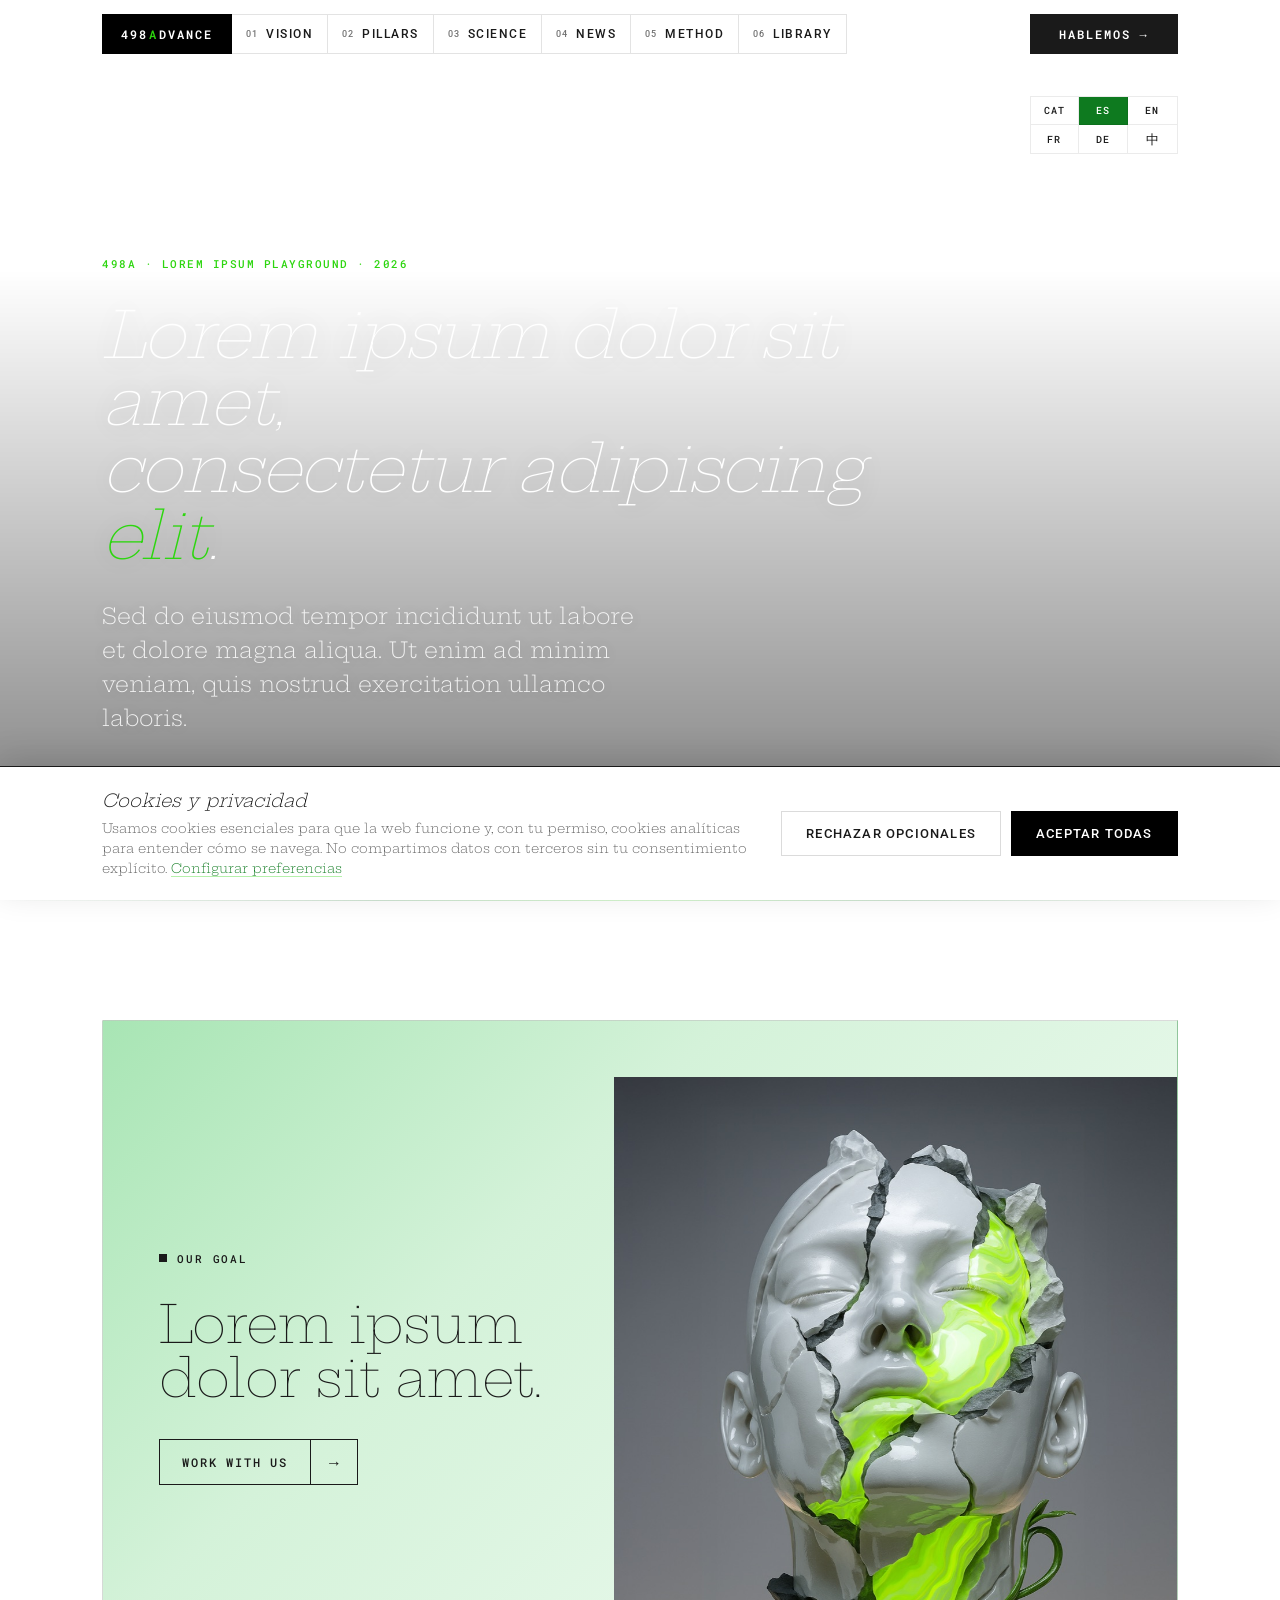
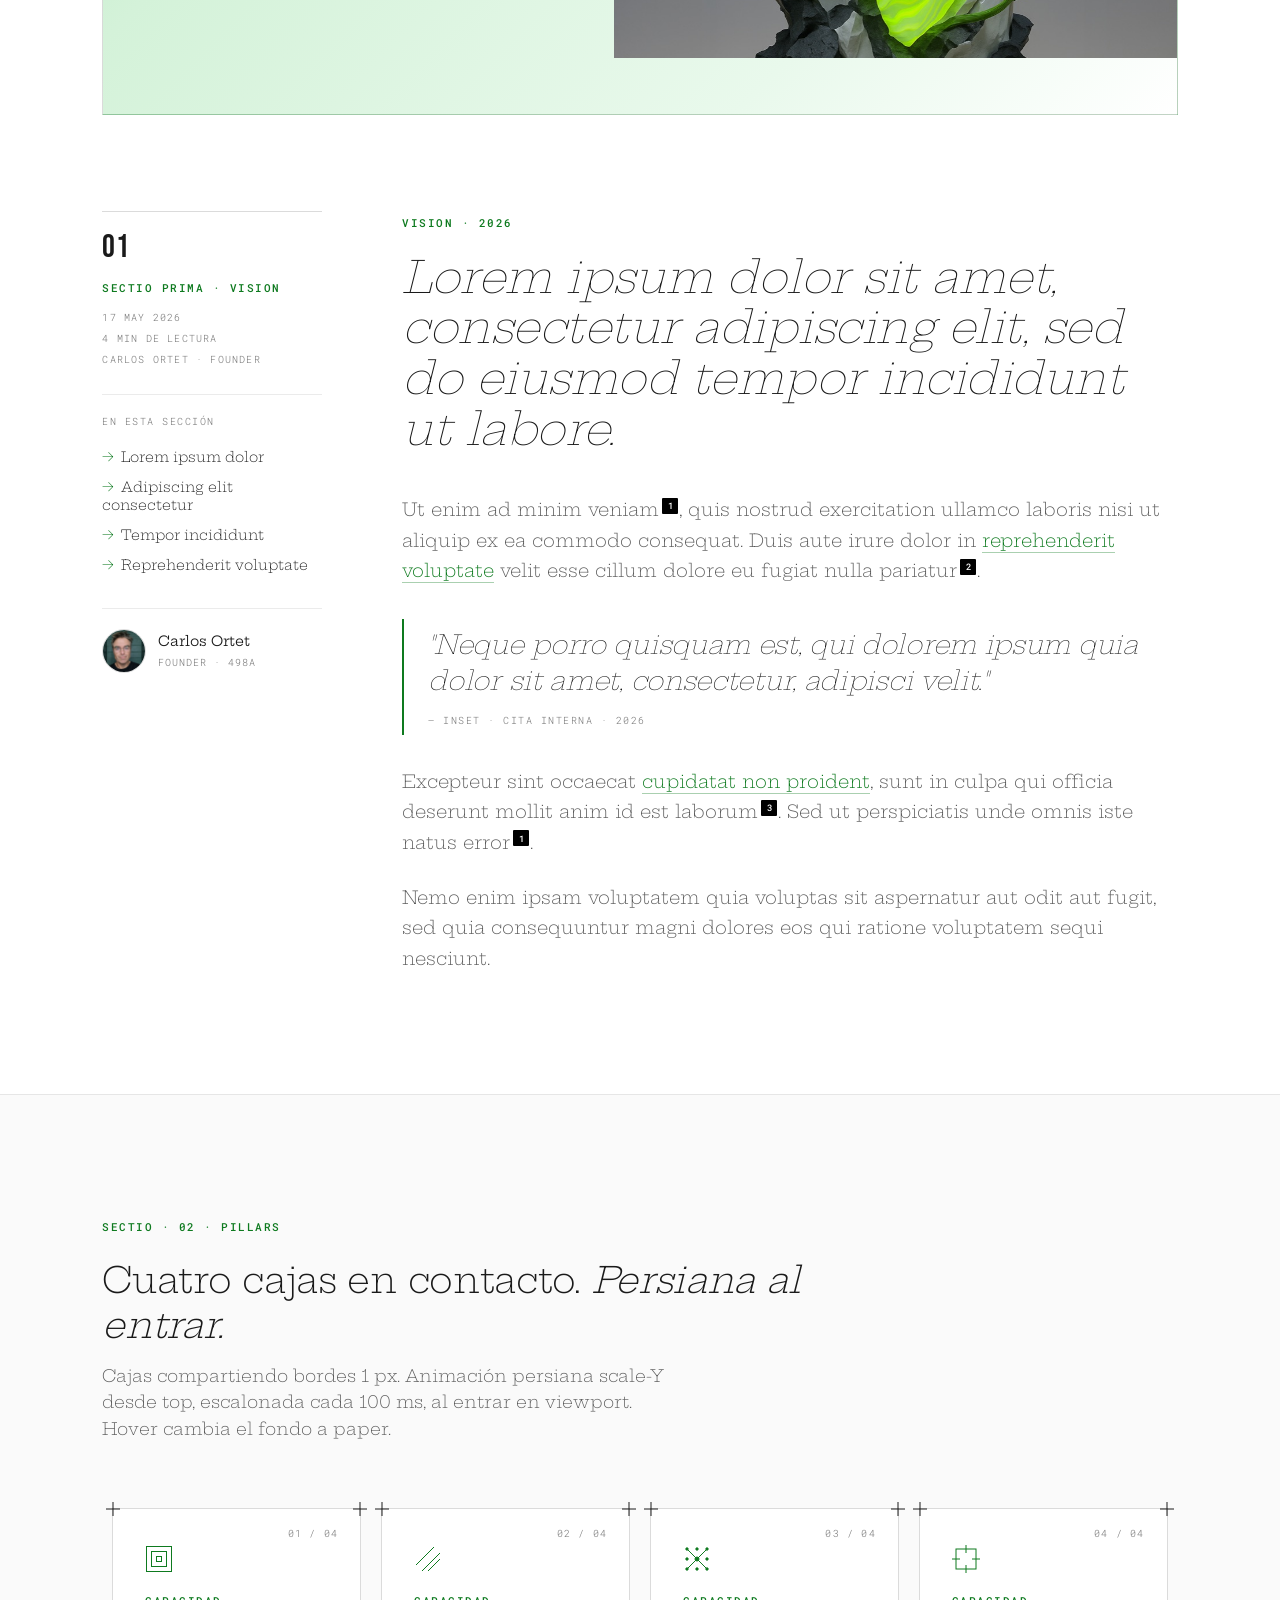
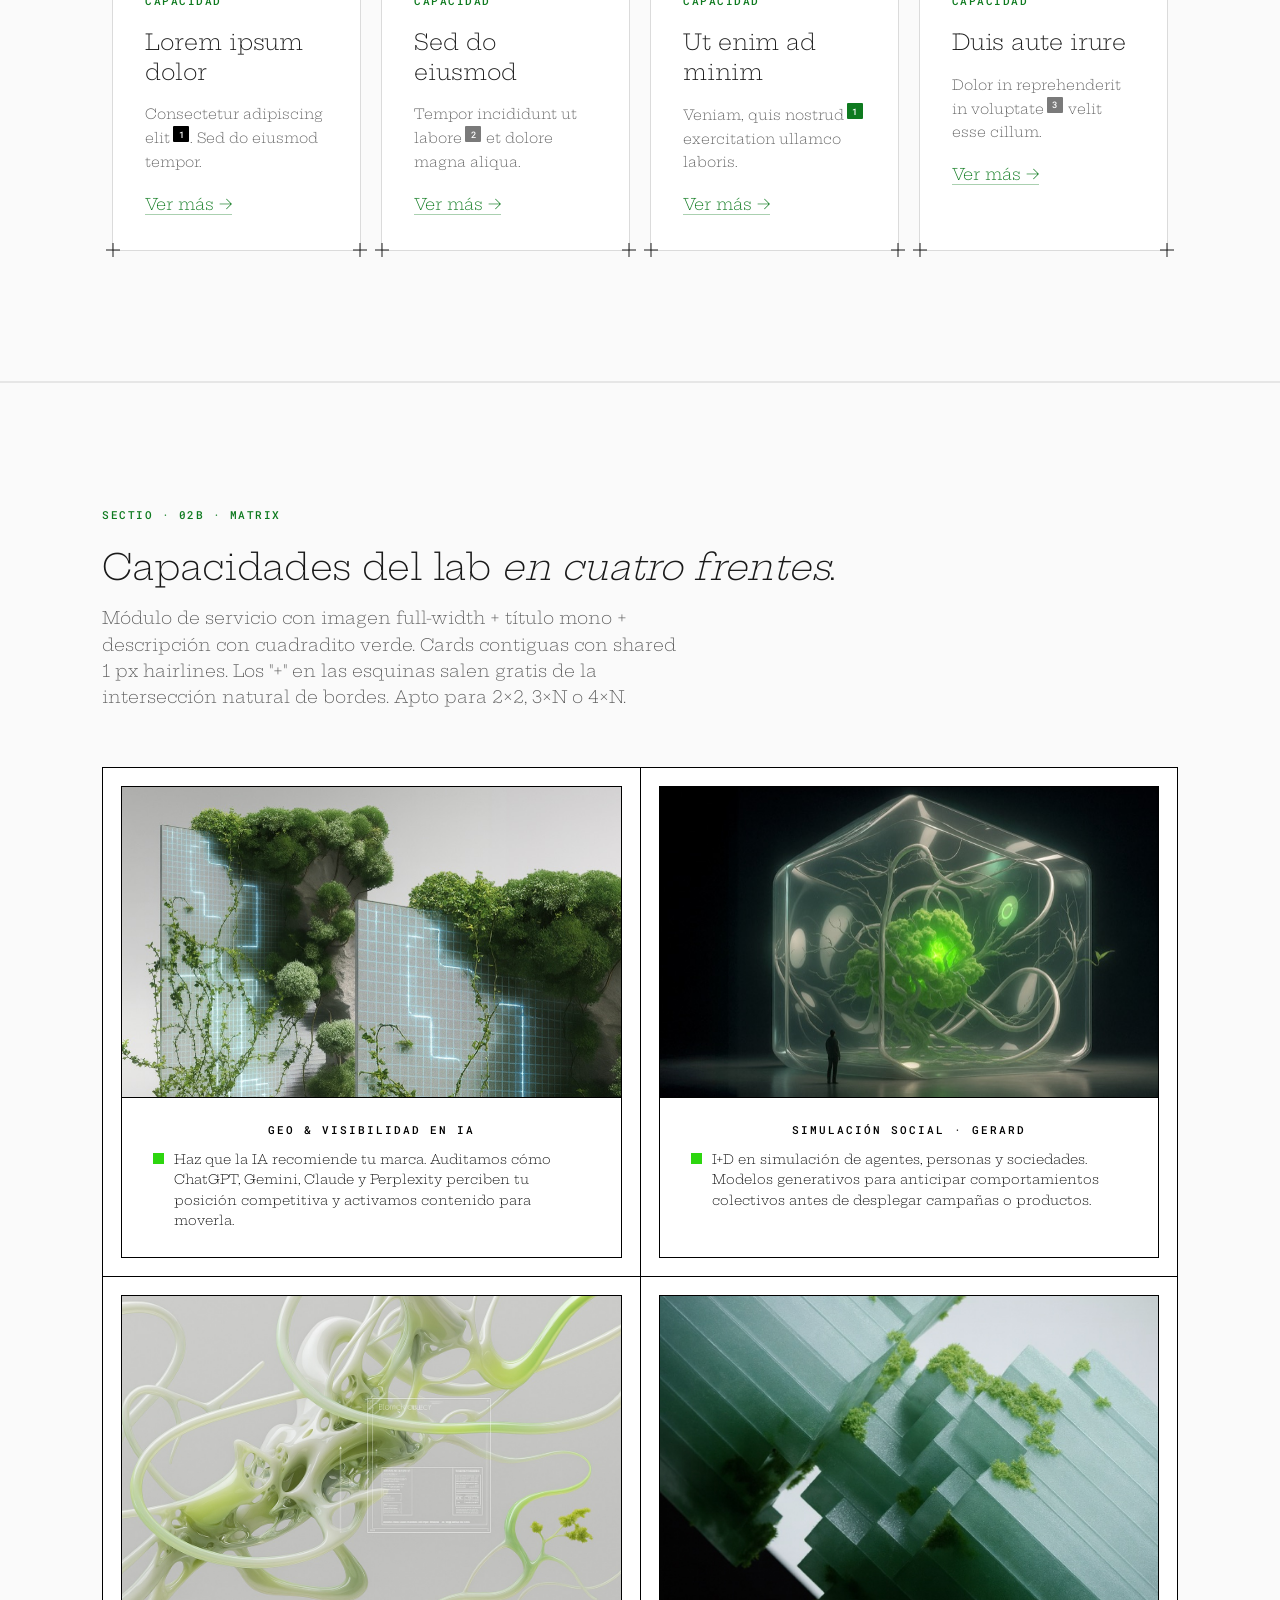
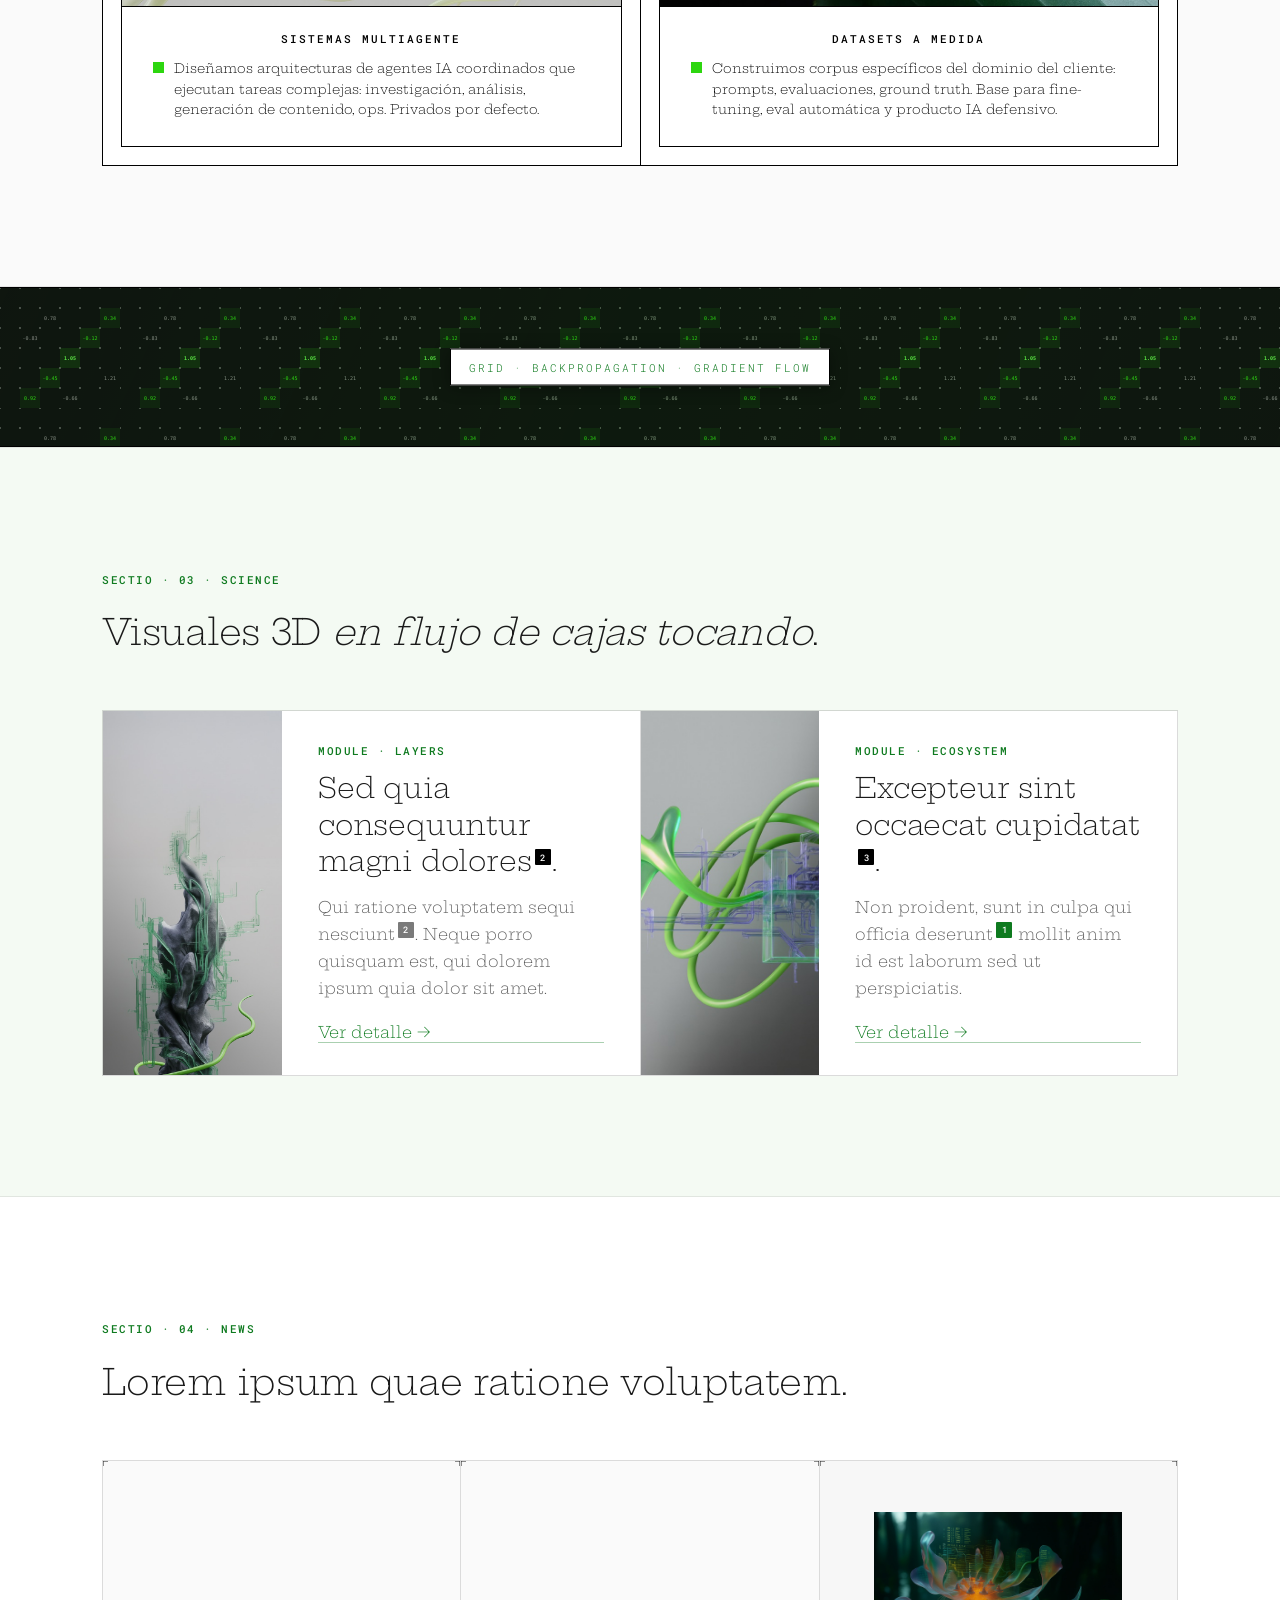
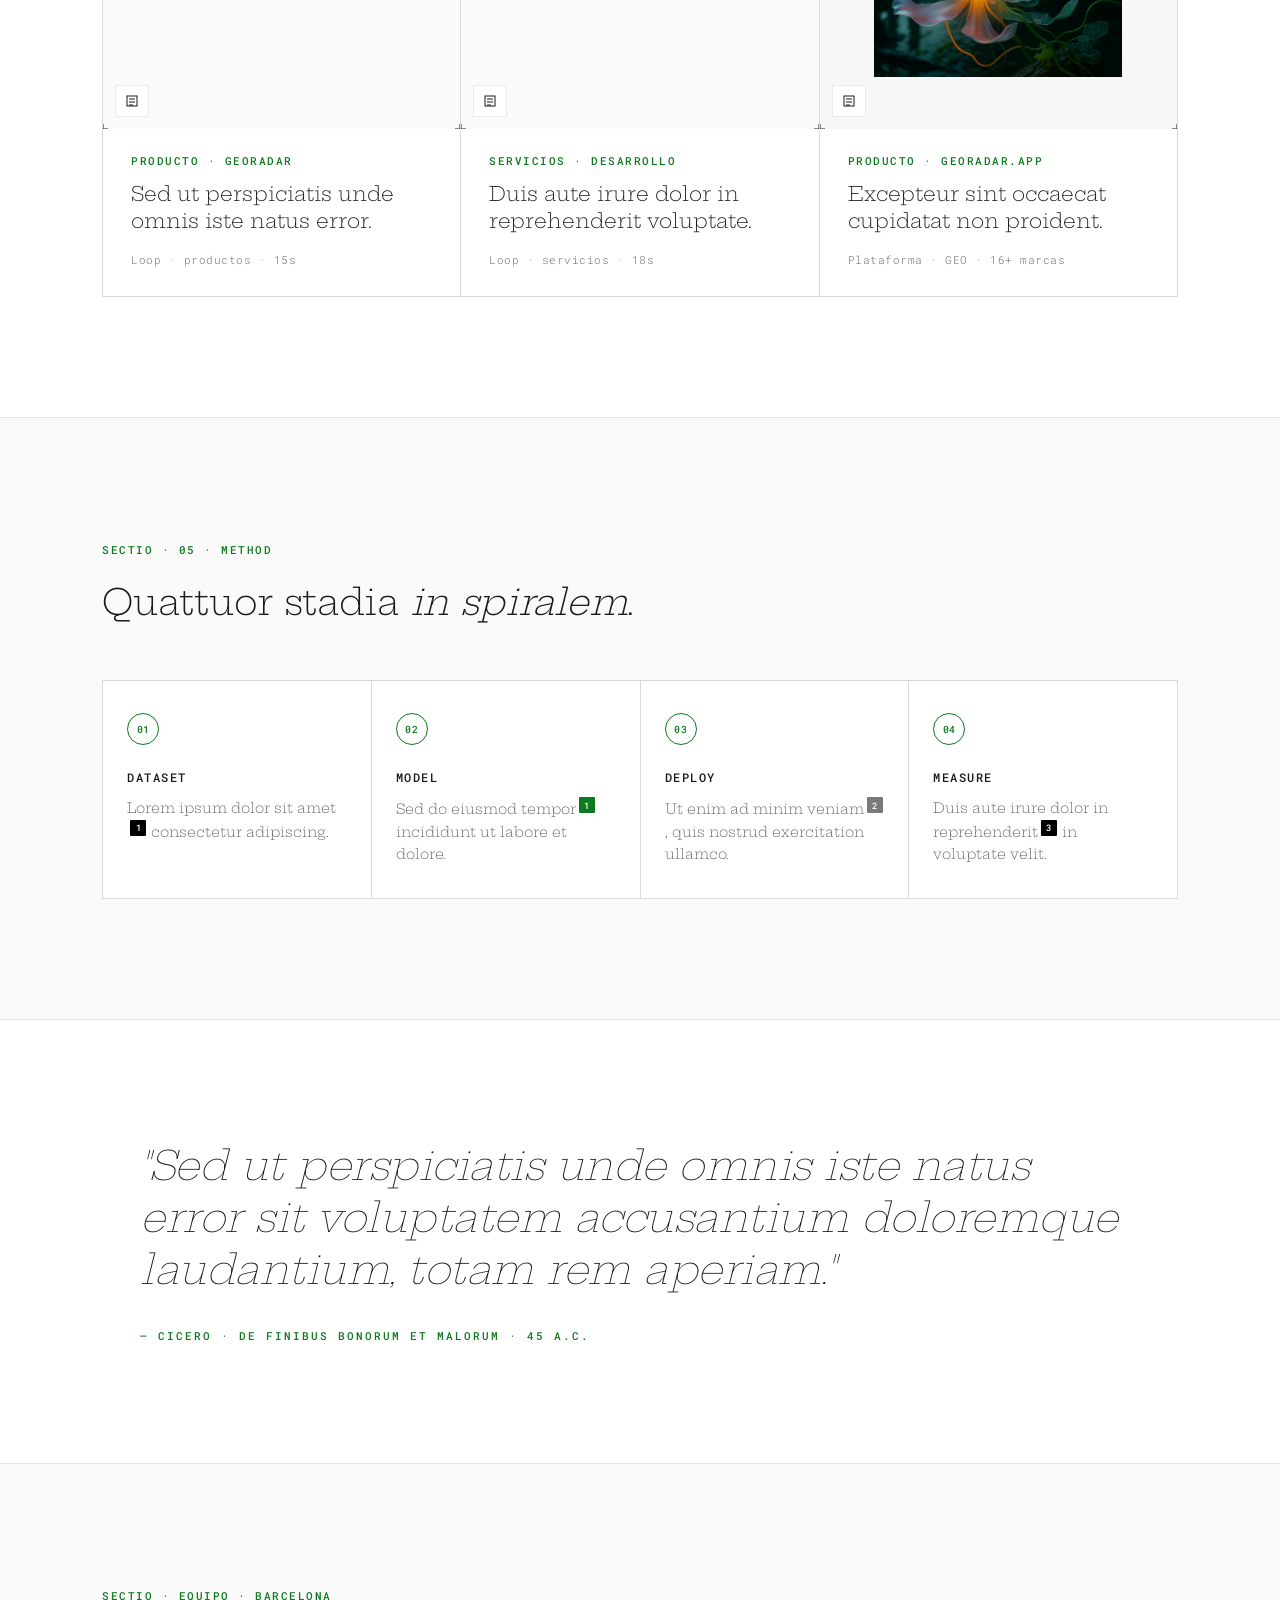
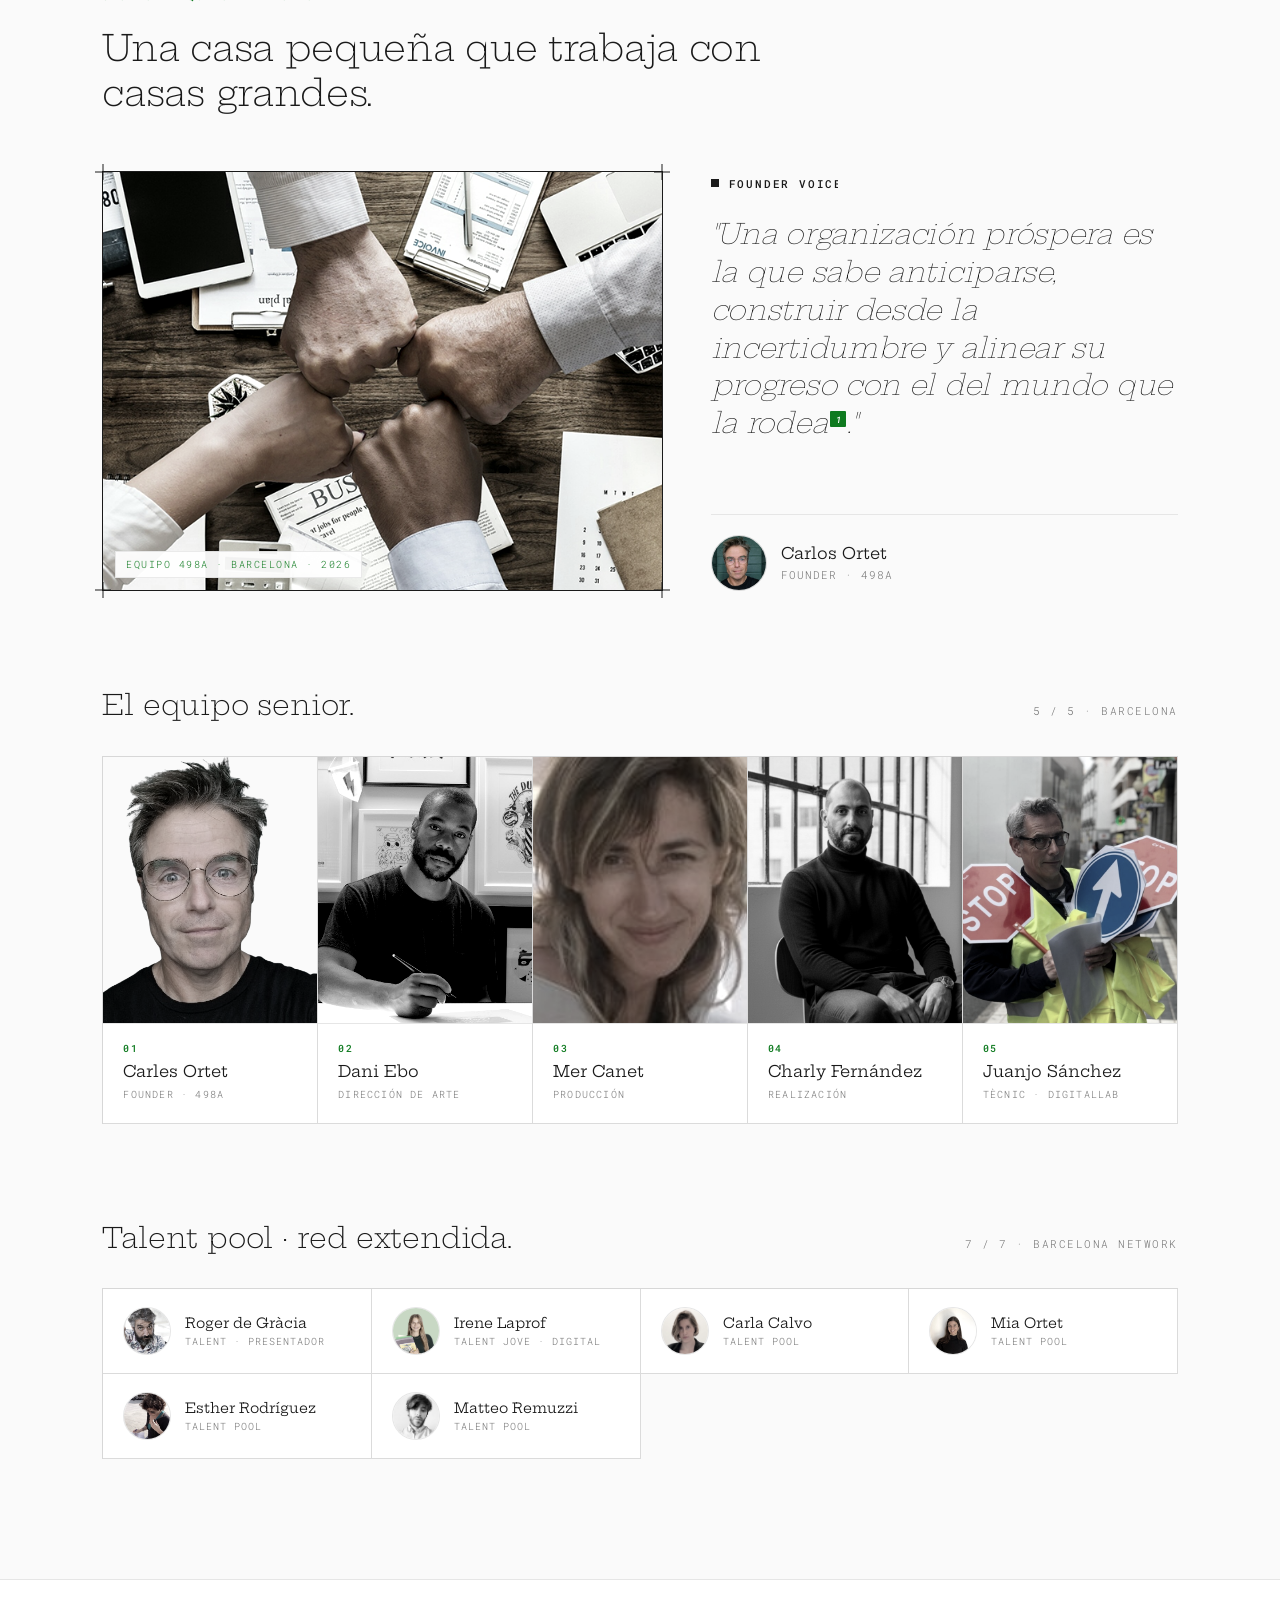
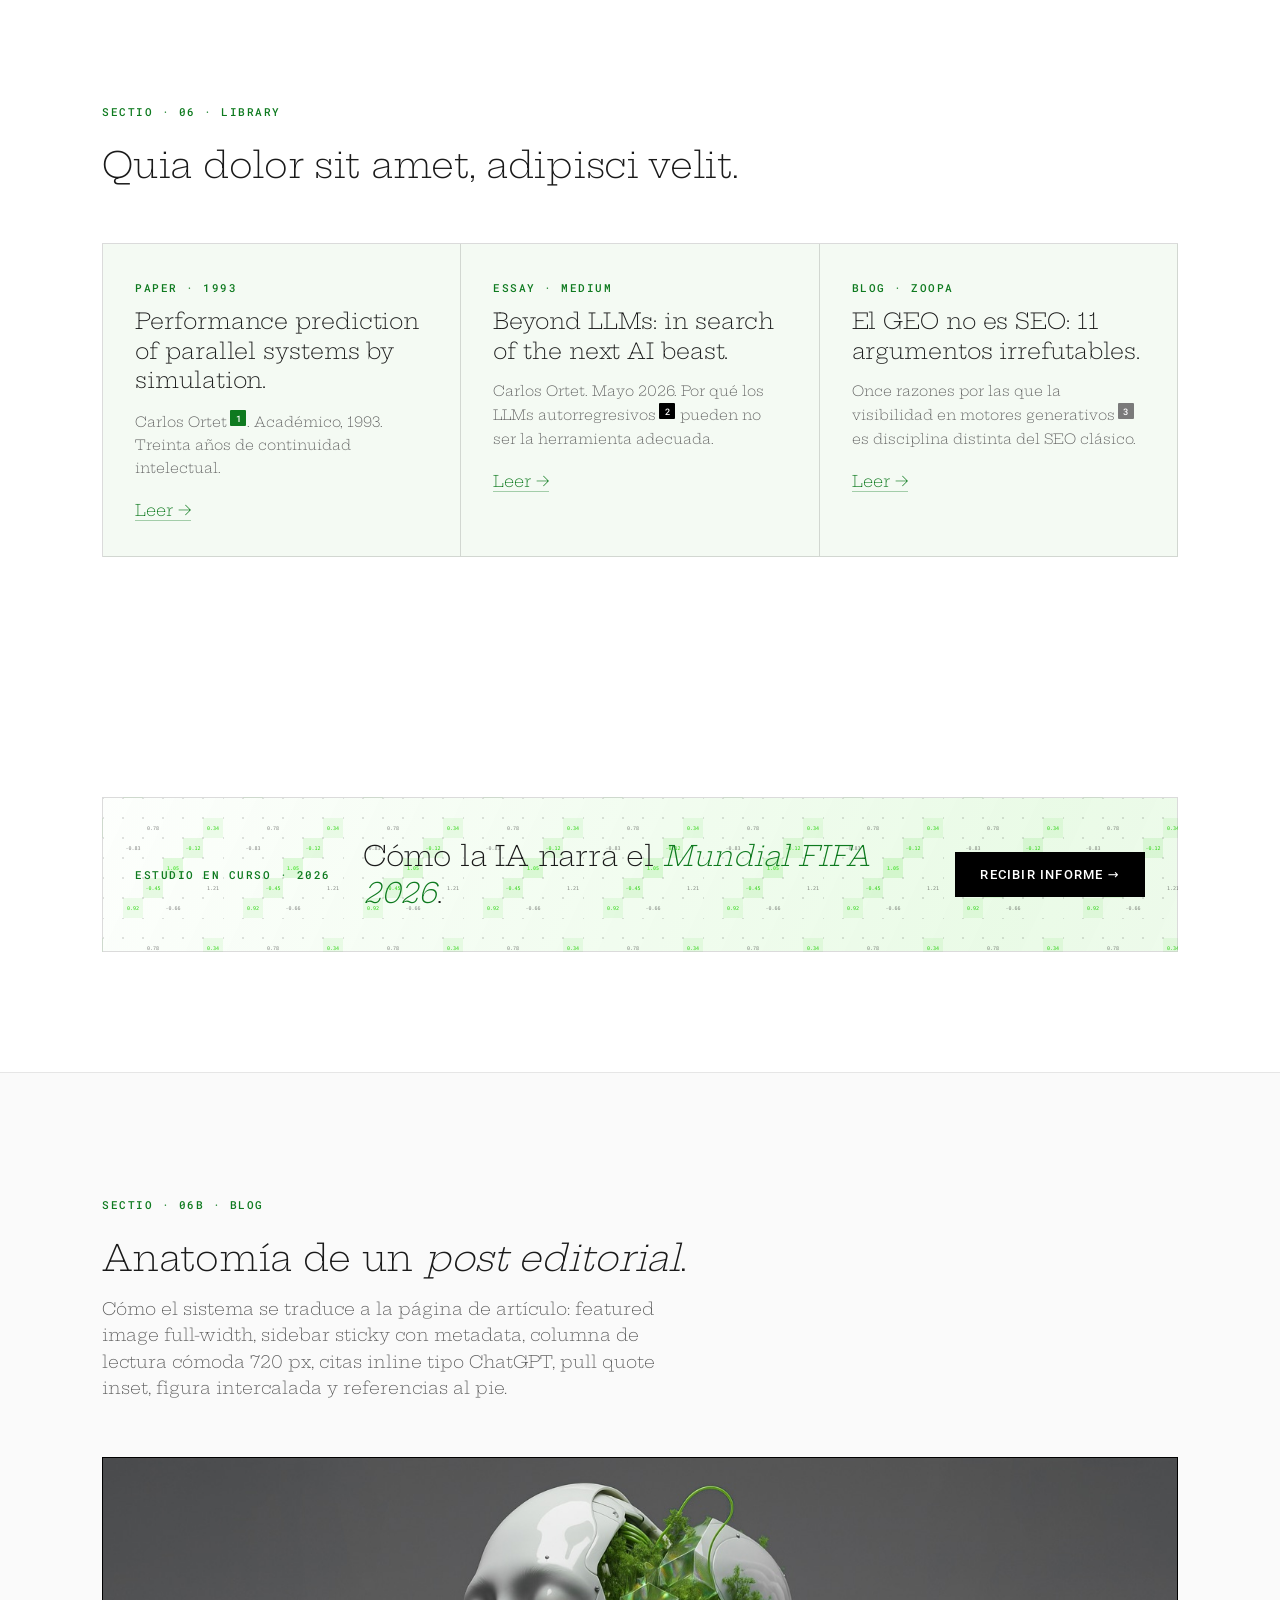
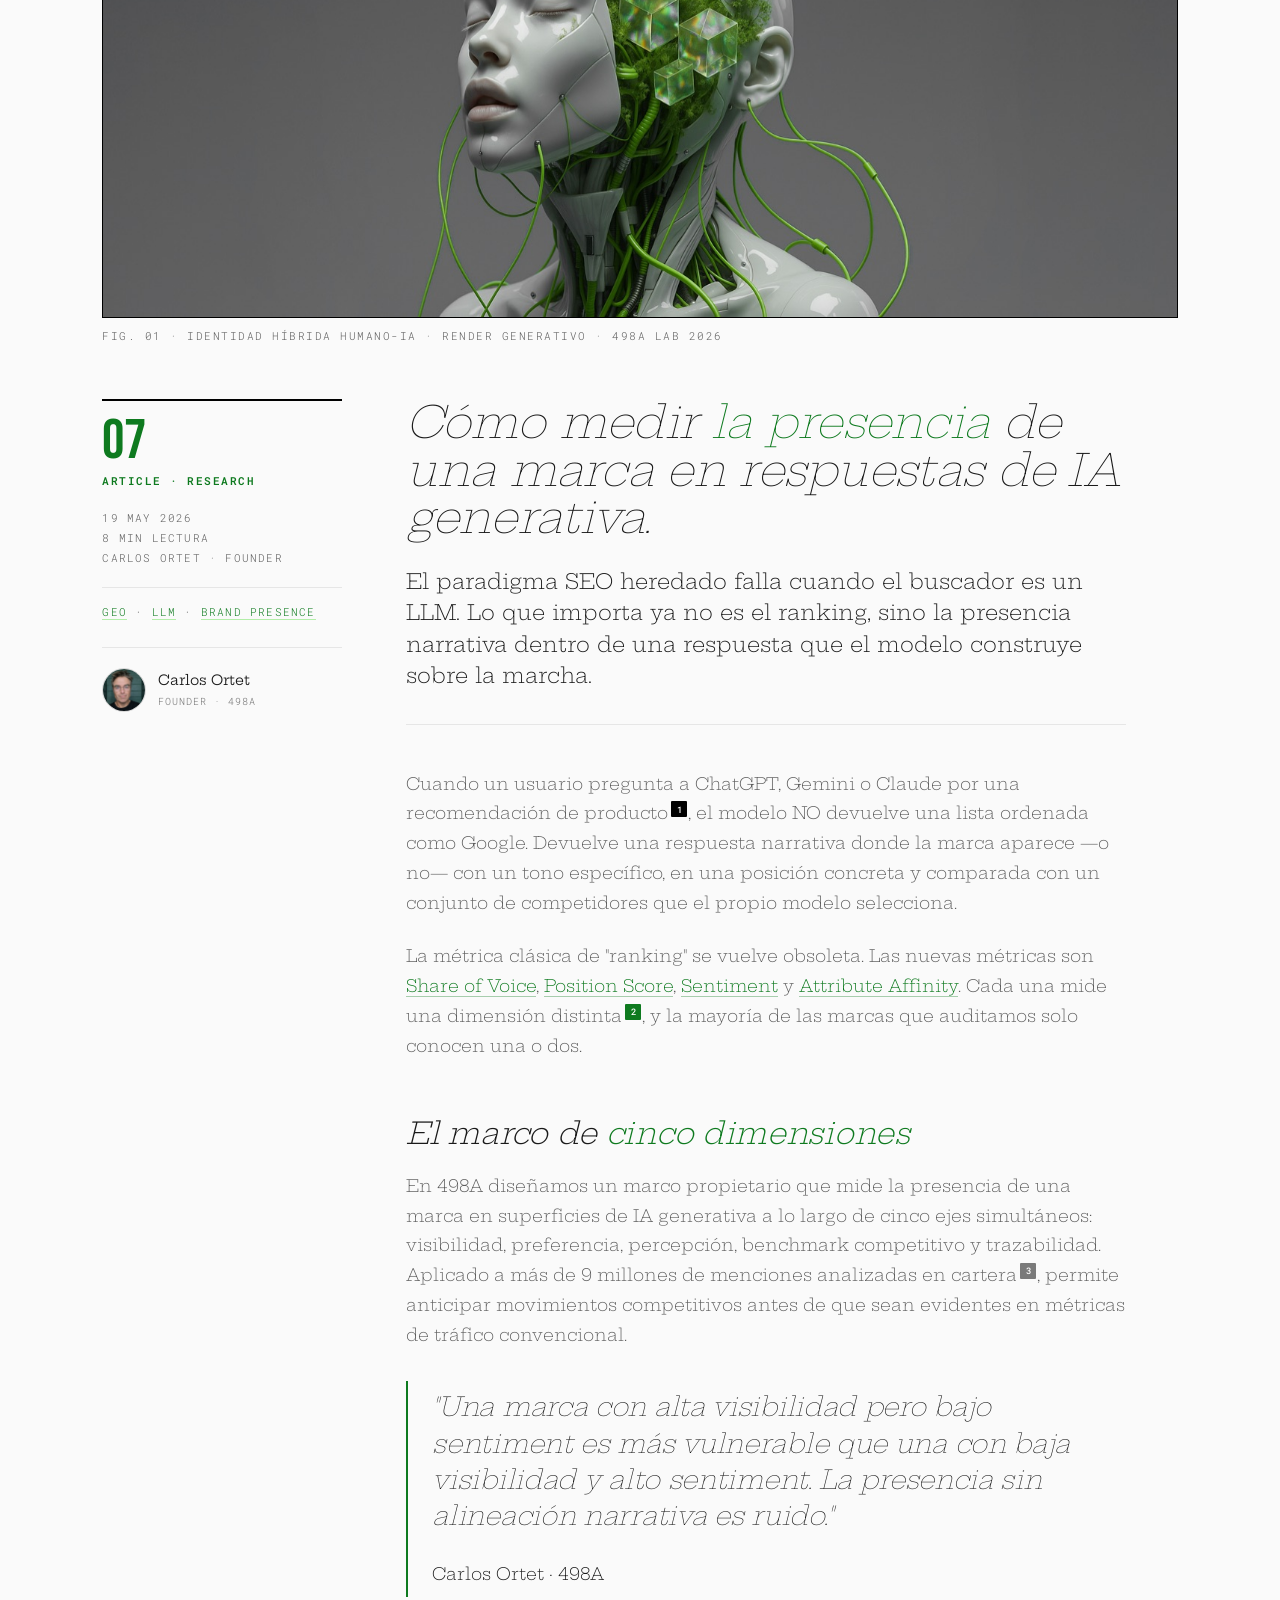
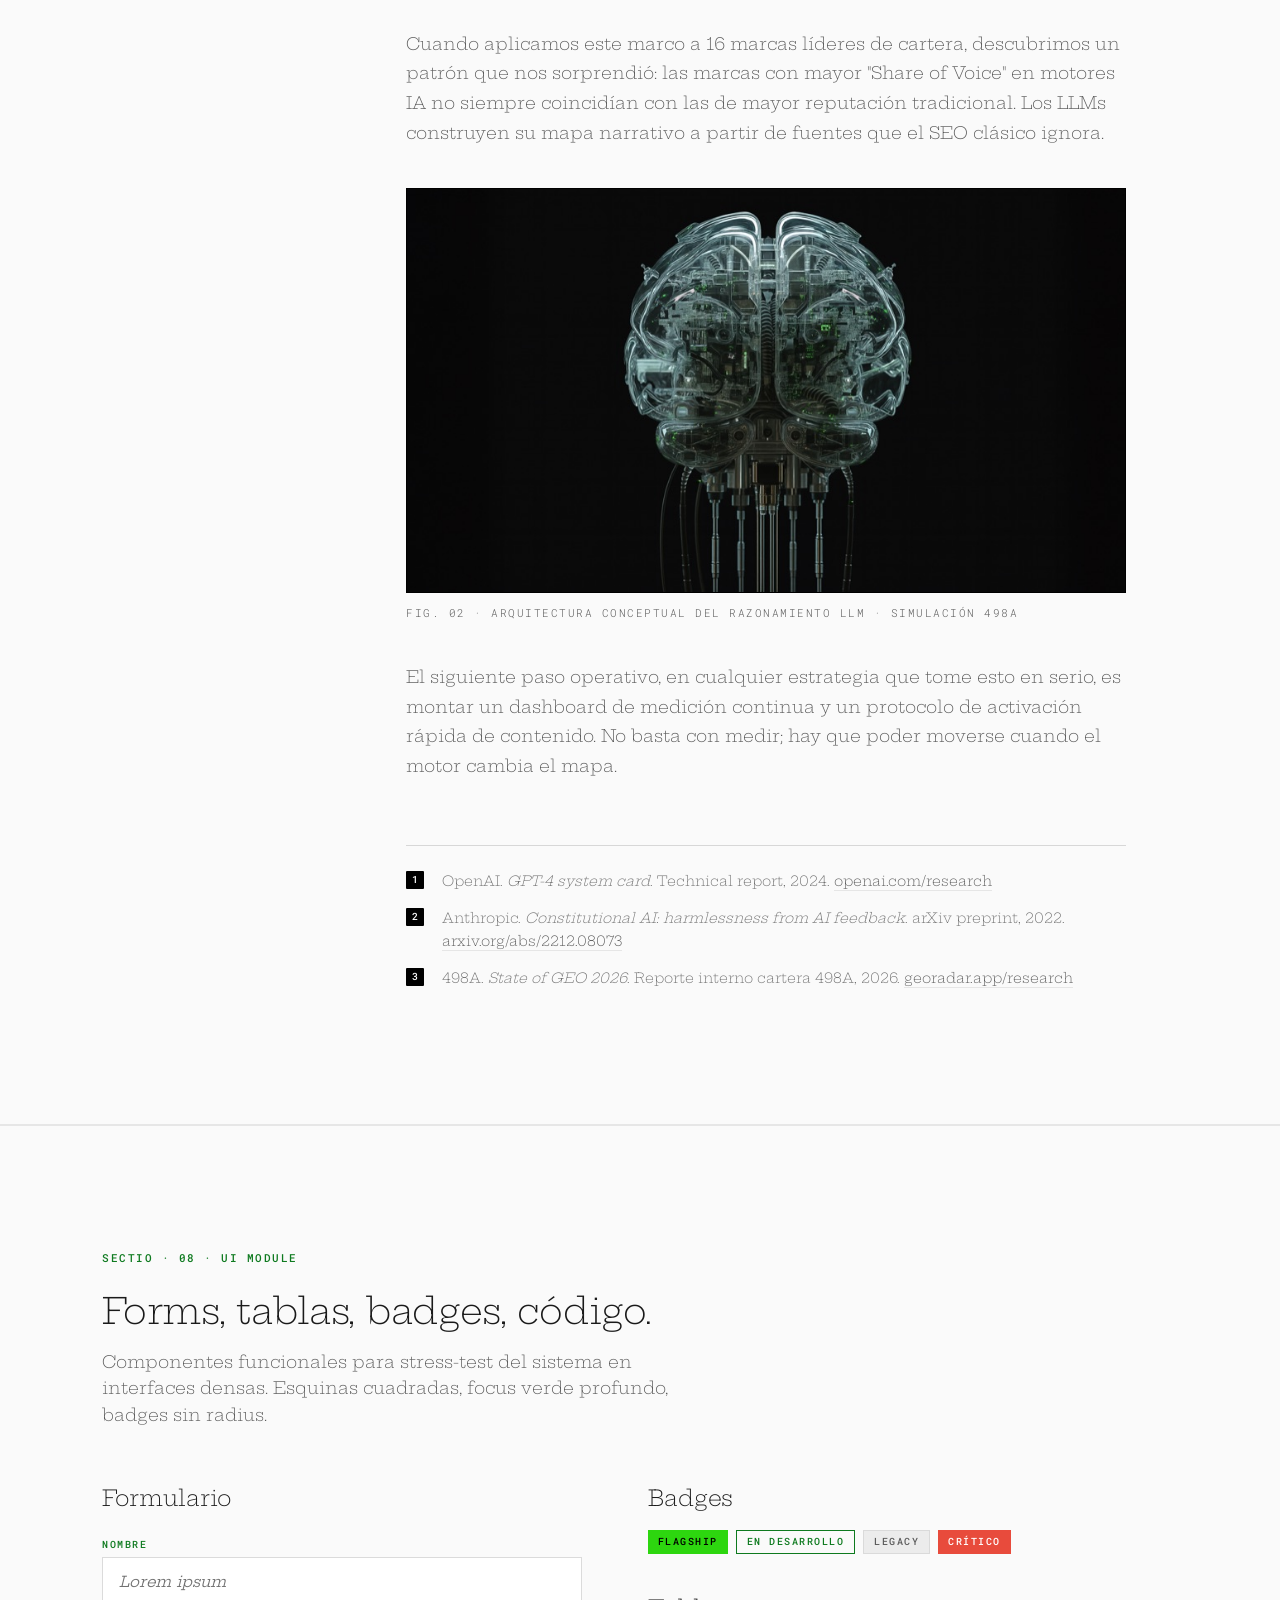
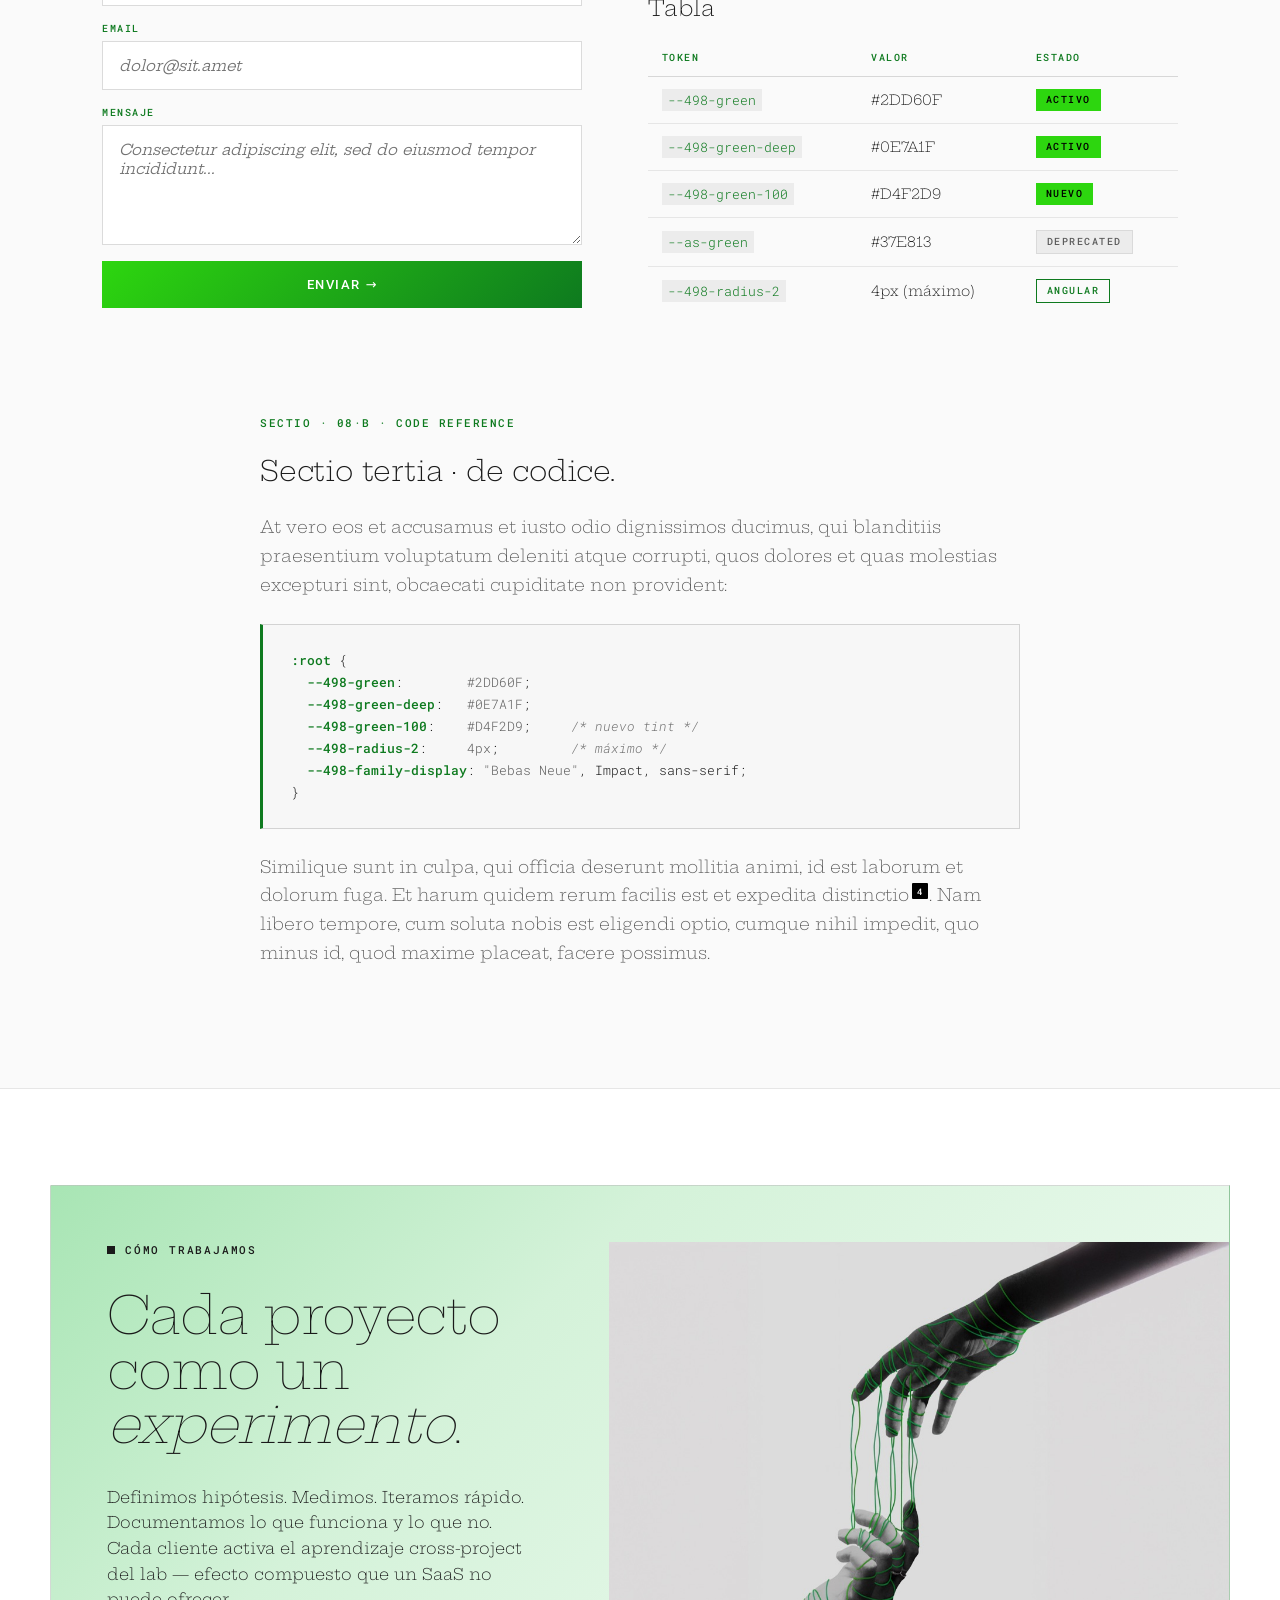
<file: 498Adesign/playground.html>
<!doctype html>
<html lang="es">
<head>
<meta charset="utf-8">
<meta name="viewport" content="width=device-width,initial-scale=1">
<title>498Adesign · playground v6 · fullbleed video · touching boxes · I Ching</title>
<link rel="stylesheet" href="tokens.css">
<style>
  /* ===================================================================
     Playground v6
     · Hero video FULL-BLEED
     · Box collections TOUCHING (shared borders) + persiana animation on scroll
     · Trama de HEXAGRAMAS I CHING (reemplaza la generativa)
     · Citas ChatGPT-style · light dominant · displays Hepta Slab Light italic
     =================================================================== */

  * { box-sizing: border-box; margin: 0; padding: 0; }
  html, body {
    background: var(--498-white);
    color: #1A1A1A;
    font-family: var(--498-family-body);
    font-weight: 300;
    -webkit-font-smoothing: antialiased;
  }
  img, video { max-width: 100%; display: block; }

  :root {
    --pg-line:        rgba(0, 0, 0, .08);
    --pg-line-strong: rgba(0, 0, 0, .14);
    --pg-line-mid:    rgba(0, 0, 0, .11);
    --pg-text:        #1A1A1A;
    --pg-text-muted:  #5C5C5C;  /* ratio 7.4:1 sobre blanco · pasa AAA */
    --pg-text-faint:  #717171;  /* ratio 4.6:1 sobre blanco · pasa AA · subido desde #999 que fallaba */
    --pg-paper:       #FAFAFA;
    --pg-paper-green: #F4FAF3;
    --pg-section-pad-y: 120px;

    --pg-pattern: url('assets/patterns/grid-backprop.svg');

    /* Ancho del raíl derecho del nav · alinea CTA "Hablemos" + selector de idioma */
    --pg-rail-width: 148px;
  }

  @media (max-width: 900px) {
    :root { --pg-section-pad-y: 72px; }
  }

  section {
    padding: var(--pg-section-pad-y) var(--498-page-pad);
    position: relative;
  }
  .container { max-width: var(--498-content-max); margin: 0 auto; }
  .narrow    { max-width: 760px;  margin: 0 auto; }

  /* ===================================================================
     ACCESIBILIDAD · WCAG 2.1 AA
     =================================================================== */

  /* Skip link · oculto hasta que recibe focus por Tab · WCAG 2.4.1 */
  .skip-link {
    position: fixed; top: 0; left: 0; z-index: 100;
    padding: 14px 22px;
    background: var(--498-black); color: var(--498-white);
    font-family: var(--498-family-mono); font-size: 13px;
    letter-spacing: 1.5px; text-transform: uppercase; font-weight: 600;
    text-decoration: none;
    border: 2px solid var(--498-green);
    transform: translateY(-150%);
    transition: transform .15s ease-out;
  }
  .skip-link:focus { transform: translateY(0); outline: none; }

  /* Focus visible global · keyboard navigation · WCAG 2.4.7
     Aplica a todos los elementos interactivos sin custom focus
     (no rompe los focus específicos ya definidos en componentes) */
  a:focus-visible,
  button:focus-visible,
  input:focus-visible,
  select:focus-visible,
  textarea:focus-visible,
  [tabindex]:focus-visible {
    outline: 2px solid var(--498-green);
    outline-offset: 2px;
    border-radius: 0;
  }
  /* Algunos componentes ya tienen focus custom · evitamos doblar outline */
  .cookie-toggle input:focus-visible + .cookie-toggle__track {
    outline: 2px solid var(--498-green);
    outline-offset: 2px;
  }

  /* SR-only · contenido visible solo para lectores de pantalla */
  .sr-only {
    position: absolute;
    width: 1px; height: 1px;
    padding: 0; margin: -1px;
    overflow: hidden;
    clip: rect(0, 0, 0, 0);
    white-space: nowrap;
    border: 0;
  }

  /* ===================================================================
     Tipografía editorial
     =================================================================== */
  h1, h2, h3, h4 { color: var(--pg-text); font-weight: 300; }
  p { color: var(--pg-text-muted); }

  .ed-display-1 {
    font-family: var(--498-family-body); font-style: italic; font-weight: 200;
    font-size: 64px; line-height: 1.05; letter-spacing: -1.2px;
    color: var(--pg-text);
  }
  .ed-display-2 {
    font-family: var(--498-family-body); font-style: italic; font-weight: 200;
    font-size: 44px; line-height: 1.15; letter-spacing: -.5px;
  }
  .ed-display-3 {
    font-family: var(--498-family-body); font-weight: 300;
    font-size: 36px; line-height: 1.25; letter-spacing: -.3px;
  }
  .ed-h2 {
    font-family: var(--498-family-body); font-weight: 300;
    font-size: 28px; line-height: 1.3; letter-spacing: -.2px;
  }
  .ed-h3 {
    font-family: var(--498-family-body); font-weight: 300;
    font-size: 22px; line-height: 1.35; letter-spacing: -.1px;
  }
  .ed-lead {
    font-family: var(--498-family-body); font-weight: 300;
    font-size: 22px; line-height: 1.55; color: var(--pg-text);
  }
  .ed-body {
    font-family: var(--498-family-body); font-weight: 300;
    font-size: 16px; line-height: 1.7; color: var(--pg-text-muted);
  }
  .ed-small {
    font-family: var(--498-family-body); font-weight: 300;
    font-size: 14px; line-height: 1.65; color: var(--pg-text-muted);
  }
  @media (max-width: 720px) {
    .ed-display-1 { font-size: 40px; }
    .ed-display-2 { font-size: 30px; }
    .ed-display-3 { font-size: 26px; }
    .ed-h2 { font-size: 22px; }
    .ed-lead { font-size: 18px; }
  }

  .eyebrow {
    font-family: var(--498-family-mono);
    font-size: 11px;
    letter-spacing: 1.5px;
    text-transform: uppercase;
    color: var(--498-green-deep);
    font-weight: 500;
    display: inline-block;
    margin-bottom: 20px;
  }

  /* ===================================================================
     NAV · UNA SOLA STRIP de cajas contiguas · brand + links + spacer + CTA
     Todo comparte bordes 1 px · 0 gap · sin separaciones
     · Brand box: negro con texto "498 ADVANCE" en blanco + "A" verde primario
     · Link boxes: light con hairline · hover verde
     · Spacer: caja vacía que rellena el ancho disponible
     · CTA box: negro con texto blanco · hover verde-deep
     =================================================================== */
  .nav {
    position: fixed; top: 0; left: 0; right: 0; z-index: 30;
    display: flex; align-items: stretch;
    padding: 14px var(--498-page-pad);
    background: transparent;          /* el contenido scrollea por debajo */
    border-bottom: 0;
    gap: 0;
  }

  /* BRAND box · negro · "498 ADVANCE" mono UPPER · A en verde primario */
  .nav__brand-box {
    display: inline-flex; align-items: center;
    padding: 0 18px;
    background: var(--498-black);
    color: var(--498-white);
    border: 1px solid var(--498-black);
    font-family: var(--498-family-mono); font-size: 12px;
    letter-spacing: 2px; text-transform: uppercase; font-weight: 600;
    text-decoration: none;
    white-space: nowrap;
    height: 40px;
    transition: background .2s;
  }
  .nav__brand-box em { color: var(--498-green); font-style: normal; margin: 0 1px; }
  .nav__brand-box:hover { background: var(--498-green-deep); border-color: var(--498-green-deep); }

  /* LINKS · contiguos entre sí Y con el brand (sin border-left en el primero) */
  .nav__links { display: inline-flex; }
  .nav__link-box {
    display: inline-flex; align-items: center;
    padding: 0 14px;
    border: 1px solid var(--pg-line-mid);
    border-left: 0;                /* conecta con brand */
    color: var(--pg-text); text-decoration: none;
    font-family: var(--498-family-ui); font-size: 12px;
    letter-spacing: 1.5px; text-transform: uppercase; font-weight: 500;
    background: var(--498-white);
    height: 40px;
    transition: border-color .2s, color .2s, background .2s;
  }
  .nav__link-box:hover {
    border-color: var(--498-green-deep);
    color: var(--498-green-deep);
    background: var(--498-green-50);
    z-index: 1;
  }
  .nav__link-box .num {
    font-size: 9px; color: var(--pg-text-faint); margin-right: 8px; letter-spacing: 1px;
  }
  .nav__link-box:hover .num { color: var(--498-green-deep); }

  /* SPACER · transparente · solo empuja el CTA a la derecha · sin bordes */
  .nav__spacer {
    flex: 1;
    background: transparent;
    border: 0;
    height: 40px;
  }

  /* CTA box · negro · caja aislada a la derecha (border en los 4 lados) */
  .nav__cta-box {
    display: inline-flex; align-items: center; justify-content: center;
    padding: 0 18px;
    width: var(--pg-rail-width);
    background: var(--pg-text); color: var(--498-white);
    font-family: var(--498-family-mono); font-size: 12px;
    letter-spacing: 2px; text-transform: uppercase; font-weight: 600;
    text-decoration: none;
    border: 1px solid var(--pg-text);
    height: 40px;
    transition: background .2s, border-color .2s;
  }
  .nav__cta-box:hover { background: var(--498-green-deep); border-color: var(--498-green-deep); }

  @media (max-width: 900px) {
    .nav { flex-wrap: wrap; padding: 12px var(--498-page-pad); }
    .nav__spacer { display: none; }
    .nav__links { flex: 1 0 100%; order: 3; flex-wrap: wrap; margin-top: 8px; }
    .nav__link-box {
      padding: 0 12px; font-size: 11px; height: 36px;
      border-left: 1px solid var(--pg-line-mid);
      border-right: 0;
    }
    .nav__link-box:last-child { border-right: 1px solid var(--pg-line-mid); }
    .nav__cta-box { border-left: 1px solid var(--pg-text); }
  }

  /* ===================================================================
     HERO FULL-BLEED · video cubre 100vh · texto flotante encima
     =================================================================== */
  .hero-fullbleed {
    position: relative;
    height: 100vh;
    min-height: 640px;
    width: 100%;
    overflow: hidden;
  }
  .hero-fullbleed__video {
    position: absolute; inset: 0;
    width: 100%; height: 100%;
    object-fit: cover;
    z-index: 0;
  }
  /* overlay sutil para legibilidad del texto: gradient inferior */
  .hero-fullbleed::after {
    content: "";
    position: absolute; inset: 0;
    z-index: 1;
    background: linear-gradient(180deg, rgba(0,0,0,0) 30%, rgba(0,0,0,.55) 100%);
    pointer-events: none;
  }
  .hero-fullbleed__content {
    position: relative; z-index: 2;
    height: 100%;
    padding: 0 var(--498-page-pad) 80px;
    display: flex; flex-direction: column; justify-content: flex-end;
    color: var(--498-white);
    max-width: 1200px;
  }
  .hero-fullbleed__eyebrow {
    color: var(--498-green);
    margin-bottom: 28px;
  }
  .hero-fullbleed__display {
    color: var(--498-white);
    margin-bottom: 28px;
    max-width: 820px;
    text-shadow: 0 1px 32px rgba(0,0,0,.3);
  }
  .hero-fullbleed__display em { color: var(--498-green); font-style: italic; }
  .hero-fullbleed__lead {
    color: rgba(255,255,255,.88);
    max-width: 560px;
    margin-bottom: 40px;
    text-shadow: 0 1px 16px rgba(0,0,0,.3);
  }
  .hero-fullbleed__cta { display: flex; gap: 14px; align-items: center; }

  .hero-fullbleed__corner-tag {
    position: absolute; top: 96px; right: var(--498-page-pad); z-index: 2;
    padding: 8px 12px;
    background: rgba(255,255,255,.94);
    font-family: var(--498-family-mono); font-size: 10px;
    color: var(--498-green-deep); letter-spacing: 1.5px;
    text-transform: uppercase; border: 1px solid var(--pg-line);
  }

  /* LANG SELECTOR · matriz 2x3 · sustituye al corner-tag · bordes 1px compartidos
     · Ancho = --pg-rail-width para alinear con el CTA "Hablemos" del nav superior */
  .lang-grid {
    position: absolute; top: 96px; right: var(--498-page-pad); z-index: 2;
    display: grid;
    grid-template-columns: repeat(3, 1fr);
    grid-auto-rows: 28px;
    width: var(--pg-rail-width);
    background: rgba(255,255,255,.94);
    border: 1px solid var(--pg-line);
  }
  .lang-grid__cell {
    display: inline-flex; align-items: center; justify-content: center;
    font-family: var(--498-family-mono); font-size: 10px;
    letter-spacing: 1.2px; text-transform: uppercase; font-weight: 500;
    color: var(--pg-text); text-decoration: none;
    border-right: 1px solid var(--pg-line);
    border-bottom: 1px solid var(--pg-line);
    background: transparent;
    transition: background .2s, color .2s;
  }
  .lang-grid__cell:nth-child(3n) { border-right: 0; }
  .lang-grid__cell:nth-child(n+4) { border-bottom: 0; }
  .lang-grid__cell:hover {
    background: var(--498-green-50);
    color: var(--498-green-deep);
  }
  .lang-grid__cell.is-active {
    background: var(--498-green-deep);
    color: var(--498-white);
  }
  /* Glifo CJK: reset case + tracking + tamaño ligeramente mayor para óptica */
  .lang-grid__cell.lang-cjk {
    font-size: 13px; letter-spacing: 0; text-transform: none; font-weight: 400;
  }
  /* Touch targets · WCAG 2.5.5 (44×44 mínimo) en pantallas táctiles */
  @media (max-width: 720px), (pointer: coarse) {
    .lang-grid { grid-auto-rows: 44px; grid-template-columns: repeat(3, 52px); }
  }

  /* Botones sobre video oscuro: blanco como base */
  .btn-on-video {
    background: var(--498-white); color: var(--pg-text);
    padding: 14px 24px;
    font-family: var(--498-family-ui); font-size: 13px; font-weight: 500;
    text-transform: uppercase; letter-spacing: 1.2px;
    text-decoration: none; display: inline-flex; align-items: center; gap: 10px;
    border: 1px solid var(--498-white);
    transition: background .2s, color .2s, border-color .2s;
  }
  .btn-on-video:hover { background: var(--498-green); color: var(--498-black); border-color: var(--498-green); }
  .btn-ghost-on-video {
    background: transparent; color: var(--498-white);
    padding: 14px 24px;
    font-family: var(--498-family-ui); font-size: 13px; font-weight: 500;
    text-transform: uppercase; letter-spacing: 1.2px;
    text-decoration: none; display: inline-flex; align-items: center; gap: 10px;
    border: 1px solid rgba(255,255,255,.6);
    transition: border-color .2s, color .2s, background .2s;
  }
  .btn-ghost-on-video:hover { border-color: var(--498-green); color: var(--498-green); background: rgba(255,255,255,.06); }

  /* Botones sobre fondo claro */
  .btn-light {
    background: var(--pg-text); color: var(--498-white);
    padding: 14px 24px;
    font-family: var(--498-family-ui); font-size: 13px; font-weight: 500;
    text-transform: uppercase; letter-spacing: 1.2px;
    text-decoration: none; display: inline-flex; align-items: center; gap: 10px;
    border: 1px solid var(--pg-text);
    transition: background .2s, color .2s, border-color .2s;
  }
  .btn-light:hover { background: var(--498-green-deep); border-color: var(--498-green-deep); }
  .btn-ghost-light {
    background: transparent; color: var(--pg-text);
    padding: 14px 24px;
    font-family: var(--498-family-ui); font-size: 13px; font-weight: 500;
    text-transform: uppercase; letter-spacing: 1.2px;
    text-decoration: none; display: inline-flex; align-items: center; gap: 10px;
    border: 1px solid var(--pg-line-strong);
    transition: border-color .2s, color .2s;
  }
  .btn-ghost-light:hover { border-color: var(--498-green-deep); color: var(--498-green-deep); }

  /* ===================================================================
     VISION SECTION · hero-card Isomorphic-style + sidebar + main + pull quote
     =================================================================== */
  .vision-section {
    background: var(--498-white);
    position: relative;
  }
  .vision-section::after {
    content: "";
    position: absolute; left: 0; right: 0; top: 0; height: 1px;
    background: linear-gradient(to right, transparent, var(--498-green-deep) 30%, var(--498-green) 50%, var(--498-green-deep) 70%, transparent);
    opacity: .2;
  }

  /* Hero-card Vision · LAYOUT SIMPLIFICADO estilo Isomorphic "Our Goal"
     · Single card con gradient + rounded corners 4 px
     · Grid 2 columnas · content izquierda · visual derecha
     · Visual ocupa su celda de borde a borde (cancela el padding right)
     · NADA absoluto · NADA overflowing · NADA cajas internas innecesarias */
  .vision-hero-card {
    position: relative;
    border: 1px solid var(--pg-line-strong);
    background:
      linear-gradient(135deg,
        var(--498-green-200) 0%,
        var(--498-green-100) 35%,
        var(--498-green-50) 75%,
        var(--498-white) 100%);
    padding: 56px;
    margin-bottom: 96px;
    min-height: 480px;
    overflow: hidden;
    display: grid;
    grid-template-columns: minmax(360px, 0.9fr) 1.1fr;
    gap: 40px;
    align-items: center;
  }
  @media (max-width: 900px) {
    .vision-hero-card {
      grid-template-columns: 1fr;
      padding: 40px 32px;
      min-height: 0;
      gap: 32px;
    }
  }

  /* Columna izquierda · contenido directo sobre gradient (sin inner box) */
  .vision-hero-card__content {
    display: flex; flex-direction: column;
    gap: 32px;
    align-items: flex-start;
  }

  /* Eyebrow con cuadradito negro tipo Isomorphic */
  .eyebrow-square {
    display: inline-flex; align-items: center; gap: 10px;
    font-family: var(--498-family-mono); font-size: 11px;
    letter-spacing: 1.8px; text-transform: uppercase;
    color: var(--pg-text); font-weight: 500;
  }
  .eyebrow-square::before {
    content: "";
    display: inline-block;
    width: 8px; height: 8px;
    background: var(--pg-text);
  }

  .vision-hero-card__claim {
    font-family: var(--498-family-body);
    font-weight: 200;
    font-size: 44px;
    line-height: 1.05;
    letter-spacing: -1px;
    color: var(--pg-text);
    margin: 0;
    max-width: 100%;
  }
  @media (max-width: 720px) { .vision-hero-card__claim { font-size: 30px; } }

  /* Botón split · label box + arrow box · estilo Isomorphic */
  .btn-split {
    display: inline-flex; align-items: stretch;
    text-decoration: none;
  }
  .btn-split__label {
    padding: 14px 22px;
    border: 1px solid var(--pg-text);
    font-family: var(--498-family-mono); font-size: 12px;
    letter-spacing: 1.8px; text-transform: uppercase;
    color: var(--pg-text); font-weight: 500;
    line-height: 1; display: inline-flex; align-items: center;
    background: transparent;
    transition: background .2s, color .2s;
  }
  .btn-split__arrow {
    padding: 14px 18px;
    border: 1px solid var(--pg-text);
    border-left: 0;
    color: var(--pg-text);
    font-family: var(--498-family-mono); font-size: 16px;
    line-height: 1; display: inline-flex; align-items: center;
    background: transparent;
    transition: background .2s, color .2s;
  }
  .btn-split:hover .btn-split__label,
  .btn-split:hover .btn-split__arrow { background: var(--pg-text); color: var(--498-white); }

  /* Columna derecha · visual ocupando la celda · sangra a los bordes del card
     cancelando el padding del contenedor (margin negativo right/top/bottom) */
  .vision-hero-card__visual {
    position: relative;
    height: 100%;
    min-height: 380px;
    margin: -56px -56px -56px 0;
    overflow: hidden;
  }
  .vision-hero-card__visual img {
    width: 100%; height: 100%;
    object-fit: cover;
    object-position: center;
    display: block;
  }
  @media (max-width: 900px) {
    .vision-hero-card__visual {
      margin: 0 -32px -40px -32px;
      min-height: 260px;
    }
  }

  /* Claim responsive cap */
  .vision-hero-card__claim {
    font-size: 52px;
  }
  @media (max-width: 1100px) { .vision-hero-card__claim { font-size: 42px; } }
  @media (max-width: 720px)  { .vision-hero-card__claim { font-size: 30px; } }

  .vision-grid {
    display: grid;
    grid-template-columns: 220px 1fr;
    gap: 80px;
    max-width: 1100px;
    margin: 0 auto;
  }
  @media (max-width: 900px) {
    .vision-grid { grid-template-columns: 1fr; gap: 40px; }
  }

  .vision-meta {
    position: sticky; top: 100px;
    align-self: start;
    border-top: 1px solid var(--pg-line-strong);
    padding-top: 20px;
  }
  @media (max-width: 900px) {
    .vision-meta { position: static; }
  }

  .vision-meta__num {
    font-family: var(--498-family-display);
    font-size: 32px;
    color: var(--pg-text);
    letter-spacing: 1px;
    margin-bottom: 16px;
    line-height: 1;
  }
  .vision-meta__label {
    font-family: var(--498-family-mono); font-size: 11px;
    color: var(--498-green-deep); letter-spacing: 1.5px;
    text-transform: uppercase; font-weight: 500;
    margin-bottom: 16px;
  }
  .vision-meta__line {
    font-family: var(--498-family-mono); font-size: 10px;
    color: var(--pg-text-faint); letter-spacing: 1.2px;
    text-transform: uppercase;
    margin-bottom: 8px;
  }
  .vision-meta__related {
    margin-top: 28px;
    padding-top: 20px;
    border-top: 1px solid var(--pg-line);
  }
  .vision-meta__related-label {
    font-family: var(--498-family-mono); font-size: 10px;
    color: var(--pg-text-faint); letter-spacing: 1.5px;
    text-transform: uppercase;
    display: block; margin-bottom: 14px;
  }
  .vision-meta__related a {
    display: block;
    font-family: var(--498-family-body); font-weight: 300;
    font-size: 14px; color: var(--pg-text);
    text-decoration: none;
    padding: 6px 0;
    border-bottom: 1px solid var(--pg-line-faint);
    transition: color .2s, border-color .2s;
  }
  .vision-meta__related a:last-child { border-bottom: 0; }
  .vision-meta__related a:hover { color: var(--498-green-deep); border-bottom-color: var(--498-green-deep); }
  .vision-meta__related a::before {
    content: "→ ";
    color: var(--498-green-deep);
    margin-right: 4px;
  }

  /* Pull quote inset dentro del cuerpo de Vision */
  .pullquote-inset {
    margin: 32px 0;
    padding: 8px 0 8px 24px;
    border-left: 2px solid var(--498-green-deep);
  }
  .pullquote-inset__text {
    font-family: var(--498-family-body);
    font-style: italic; font-weight: 200;
    font-size: 26px; line-height: 1.4;
    color: var(--pg-text);
    letter-spacing: -.3px;
  }
  .pullquote-inset__attr {
    font-family: var(--498-family-mono); font-size: 10px;
    color: var(--pg-text-faint); letter-spacing: 1.5px;
    text-transform: uppercase; margin-top: 14px;
  }
  @media (max-width: 720px) {
    .pullquote-inset__text { font-size: 20px; }
  }

  /* ===================================================================
     COLECCIÓN DE CAJAS TOCANDO · shared borders + persiana animation
     =================================================================== */
  .box-collection {
    display: grid;
    border-top: 1px solid var(--pg-line-strong);
    border-left: 1px solid var(--pg-line-strong);
    overflow: hidden;
  }
  .box-collection--5 { grid-template-columns: repeat(5, 1fr); }
  .box-collection--4 { grid-template-columns: repeat(4, 1fr); }
  .box-collection--3 { grid-template-columns: repeat(3, 1fr); }
  .box-collection--2 { grid-template-columns: repeat(2, 1fr); }
  @media (max-width: 900px) {
    .box-collection--5 { grid-template-columns: repeat(3, 1fr); }
    .box-collection--4, .box-collection--3 { grid-template-columns: repeat(2, 1fr); }
  }
  @media (max-width: 600px) {
    .box-collection--5, .box-collection--4, .box-collection--3, .box-collection--2 { grid-template-columns: repeat(2, 1fr); }
  }
  @media (max-width: 420px) {
    .box-collection--5, .box-collection--4, .box-collection--3, .box-collection--2 { grid-template-columns: 1fr; }
  }

  .box-collection > * {
    border-right: 1px solid var(--pg-line-strong);
    border-bottom: 1px solid var(--pg-line-strong);
  }

  /* Persiana animation · scale-Y desde top, staggered */
  .box-collection--persiana > * {
    transform: scaleY(0);
    transform-origin: top;
    opacity: 0;
    transition: transform .55s cubic-bezier(.2,.8,.25,1), opacity .55s ease-out;
  }
  .box-collection--persiana.in-view > *:nth-child(1) { transform: scaleY(1); opacity: 1; transition-delay: .05s; }
  .box-collection--persiana.in-view > *:nth-child(2) { transform: scaleY(1); opacity: 1; transition-delay: .15s; }
  .box-collection--persiana.in-view > *:nth-child(3) { transform: scaleY(1); opacity: 1; transition-delay: .25s; }
  .box-collection--persiana.in-view > *:nth-child(4) { transform: scaleY(1); opacity: 1; transition-delay: .35s; }
  .box-collection--persiana.in-view > *:nth-child(5) { transform: scaleY(1); opacity: 1; transition-delay: .45s; }
  .box-collection--persiana.in-view > *:nth-child(6) { transform: scaleY(1); opacity: 1; transition-delay: .55s; }

  @media (prefers-reduced-motion: reduce) {
    .box-collection--persiana > * { transform: none; opacity: 1; transition: none; }
  }

  /* ===================================================================
     VARIANTE FRAME-CROSS · cards independientes con marcas de registro
     tipo print/offset en los 4 vértices de cada card.
     Heritage 498AS · lab notebook / hoja técnica de planos.

     Las cards NO comparten bordes (gap visible) y en cada esquina aparece
     una pequeña "+" que extiende las hairlines más allá del corner point.
     =================================================================== */
  .box-collection--frame-cross {
    border: 0;                              /* anula bordes del contenedor */
    overflow: visible;                      /* deja salir los cross marks */
    gap: 20px;                              /* separación visible entre cards */
    padding: 10px;                          /* hueco para que la "+" no toque el viewport */
  }
  .box-collection--frame-cross > * {
    border: 1px solid var(--pg-line-strong); /* cada card su propio borde completo */
    position: relative;
    overflow: visible;
    background: var(--498-white);
  }
  /* ::before paints las 4 cross marks · usando un SVG mark via background
     posicionado a los 4 corners del pseudo, que sobresale 7px del card */
  .box-collection--frame-cross > *::before {
    content: "";
    position: absolute;
    inset: -7px;                            /* extiende 7px en todos los lados */
    pointer-events: none;
    background:
      url("data:image/svg+xml;utf8,<svg xmlns='http://www.w3.org/2000/svg' width='14' height='14'><path d='M0 7H14M7 0V14' stroke='%231A1A1A' stroke-width='1'/></svg>") 0   0   / 14px 14px no-repeat,
      url("data:image/svg+xml;utf8,<svg xmlns='http://www.w3.org/2000/svg' width='14' height='14'><path d='M0 7H14M7 0V14' stroke='%231A1A1A' stroke-width='1'/></svg>") 100% 0   / 14px 14px no-repeat,
      url("data:image/svg+xml;utf8,<svg xmlns='http://www.w3.org/2000/svg' width='14' height='14'><path d='M0 7H14M7 0V14' stroke='%231A1A1A' stroke-width='1'/></svg>") 0   100% / 14px 14px no-repeat,
      url("data:image/svg+xml;utf8,<svg xmlns='http://www.w3.org/2000/svg' width='14' height='14'><path d='M0 7H14M7 0V14' stroke='%231A1A1A' stroke-width='1'/></svg>") 100% 100% / 14px 14px no-repeat;
  }
  /* ===================================================================
     VARIANTE PERIODIC · grid arquitectónico tipo tabla periódica
     Cards contiguas con shared borders + estructura interna fija:
     número TL · símbolo TR · glyph central · divider · descripción.
     Heritage: tabla periódica de elementos · catálogo de capacidades.

     Diferencias vs frame-cross: NO hay gap entre cards · NO hay corner
     crosses custom (los "+" salen gratis de la intersección de bordes
     compartidos con el divider interno).
     =================================================================== */
  .box-collection--periodic {
    /* Truco CSS: background negro + gap 1px + padding 1px crea grid + frame
       con bordes uniformes sin duplicaciones · zero juggling */
    background: var(--498-black);
    gap: 1px;
    padding: 1px;
    border: 0;
    overflow: visible;
  }
  .box-collection--periodic > * {
    border: 0 !important;                    /* anula borders default */
    background: var(--498-white);
    padding: 0;
    position: relative;
    display: grid;
    grid-template-rows: auto 1fr 1px auto;   /* meta · symbol fill · divider · description */
    min-height: 200px;
    aspect-ratio: 4 / 5;
    overflow: hidden;
    cursor: default;
    transition: background .2s;
  }
  .box-collection--periodic > *:hover {
    background: var(--498-green-50);
  }

  /* Meta row · número atómico (TL) + símbolo / tag (TR) */
  .periodic__meta {
    display: flex; justify-content: space-between; align-items: center;
    padding: 8px 10px;
    font-family: var(--498-family-mono);
    font-size: 10px; letter-spacing: 1.5px;
    text-transform: uppercase;
  }
  .periodic__num { color: var(--pg-text-faint); font-weight: 500; }
  .periodic__tag { color: var(--498-green-deep); font-weight: 600; }
  .box-collection--periodic > *:hover .periodic__tag { color: var(--498-green-deep); }

  /* Símbolo central · letra/abreviatura grande tipo elemento */
  .periodic__symbol {
    display: flex; align-items: center; justify-content: center;
    font-family: var(--498-family-display);    /* Bebas Neue */
    font-size: 56px; line-height: 1;
    letter-spacing: 1px;
    color: var(--498-black);
    text-transform: uppercase;
    padding: 0 12px;
  }
  .box-collection--periodic > *:hover .periodic__symbol { color: var(--498-green-deep); }

  /* Divider · 1px horizontal entre símbolo y descripción */
  .periodic__divider {
    background: var(--498-black);
    width: 100%; height: 1px;
  }

  /* Descripción · cuadradito verde + nombre completo */
  .periodic__desc {
    padding: 10px 12px 14px;
    font-family: var(--498-family-body);
    font-weight: 300;
    font-size: 12px; line-height: 1.4;
    color: var(--pg-text);
    margin: 0;
  }
  .periodic__desc::before {
    content: "";
    display: inline-block;
    width: 10px; height: 10px;
    background: var(--498-green);          /* cuadradito verde · eco 498as.com */
    margin-right: 8px;
    vertical-align: -1px;
  }

  /* Celda vacía · placeholder de "expansion futura" · diagonal sutil */
  .box--periodic-empty {
    background: var(--498-white) !important;
    cursor: not-allowed;
  }
  .box--periodic-empty::before {
    content: "";
    position: absolute; inset: 0;
    background-image: linear-gradient(
      to bottom right,
      transparent calc(50% - 0.5px),
      var(--pg-line) calc(50% - 0.5px),
      var(--pg-line) calc(50% + 0.5px),
      transparent calc(50% + 0.5px)
    );
    opacity: .35;
    pointer-events: none;
  }
  .box--periodic-empty:hover { background: var(--498-white) !important; }

  /* Responsive · matriz 4xN → 3xN → 2xN según viewport
     Como usamos gap+background trick, el grid se reflowa solo · zero ajuste de borders */
  @media (max-width: 900px) {
    .box-collection--periodic.box-collection--4 { grid-template-columns: repeat(3, 1fr); }
  }
  @media (max-width: 600px) {
    .box-collection--periodic.box-collection--4 { grid-template-columns: repeat(2, 1fr); }
    .periodic__symbol { font-size: 42px; }
  }

  /* ===================================================================
     VARIANTE SERVICE-CARDS · grid arquitectónico tipo 498as.com
     Cards más grandes con: imagen full-width arriba · divider horizontal ·
     título mono UPPER centrado · cuadradito verde + descripción.
     Hairlines compartidos con técnica gap+background.

     Uso: secciones de servicios o capacidades donde la imagen lleva peso.
     Para inventarios atómicos pequeños usar .box-collection--periodic.
     =================================================================== */
  .box-collection--service-cards {
    background: var(--498-black);            /* hairlines via gap */
    gap: 1px;
    padding: 1px;
    border: 0;
    overflow: visible;
  }
  .box-collection--service-cards > * {
    background: var(--498-white);
    display: flex;
    flex-direction: column;
    padding: 18px !important;            /* hombro blanco entre outer line y inner frame */
    border: 0 !important;
    overflow: hidden;
    transition: background .2s;
    position: relative;
  }
  /* Inner frame · doble línea arquitectónica (eco planos técnicos · 498as.com) */
  .box-collection--service-cards > *::before {
    content: "";
    position: absolute;
    inset: 18px;
    border: 1px solid var(--498-black);
    pointer-events: none;
    z-index: 2;
  }
  .box-collection--service-cards > *:hover {
    background: var(--498-green-50);
  }
  .box-collection--service-cards > *:hover::before {
    border-color: var(--498-green-deep);
  }

  /* Imagen · full-width del card · aspect-ratio fijo · divider abajo */
  .service-card__image {
    width: 100%;
    aspect-ratio: 16 / 10;
    overflow: hidden;
    border-bottom: 1px solid var(--498-black);
    background: var(--pg-paper);
  }
  .service-card__image img {
    width: 100%;
    height: 100%;
    object-fit: cover;
    display: block;
  }

  /* Título · mono UPPER pequeño · centrado · debajo de imagen */
  .service-card__title {
    padding: 24px 32px 12px;
    text-align: center;
    font-family: var(--498-family-mono);
    font-size: 11px;
    letter-spacing: 2px;
    text-transform: uppercase;
    font-weight: 500;
    color: var(--498-black);
    margin: 0;
  }

  /* Descripción · cuadradito verde a la izquierda + texto · padding lateral generoso */
  .service-card__desc {
    padding: 0 32px 28px;
    font-family: var(--498-family-body);
    font-weight: 300;
    font-size: 13px;
    line-height: 1.55;
    color: var(--498-black);
    margin: 0;
    display: flex;
    align-items: flex-start;
    gap: 10px;
  }
  .service-card__desc::before {
    content: "";
    display: inline-block;
    flex-shrink: 0;
    width: 11px;
    height: 11px;
    background: var(--498-green);
    margin-top: 4px;
  }

  /* Responsive · 4 cols → 2 cols (mantenemos 2×2 deseable en tablet) → 1 col */
  @media (max-width: 900px) {
    .box-collection--service-cards.box-collection--4 { grid-template-columns: repeat(2, 1fr); }
    .box-collection--service-cards.box-collection--2 { grid-template-columns: 1fr; }
  }
  @media (max-width: 600px) {
    .box-collection--service-cards.box-collection--4 { grid-template-columns: 1fr; }
    .service-card__image { aspect-ratio: 16 / 9; }
  }

  .box-collection--frame-cross > *:hover::before {
    background:
      url("data:image/svg+xml;utf8,<svg xmlns='http://www.w3.org/2000/svg' width='14' height='14'><path d='M0 7H14M7 0V14' stroke='%230E7A1F' stroke-width='1'/></svg>") 0   0   / 14px 14px no-repeat,
      url("data:image/svg+xml;utf8,<svg xmlns='http://www.w3.org/2000/svg' width='14' height='14'><path d='M0 7H14M7 0V14' stroke='%230E7A1F' stroke-width='1'/></svg>") 100% 0   / 14px 14px no-repeat,
      url("data:image/svg+xml;utf8,<svg xmlns='http://www.w3.org/2000/svg' width='14' height='14'><path d='M0 7H14M7 0V14' stroke='%230E7A1F' stroke-width='1'/></svg>") 0   100% / 14px 14px no-repeat,
      url("data:image/svg+xml;utf8,<svg xmlns='http://www.w3.org/2000/svg' width='14' height='14'><path d='M0 7H14M7 0V14' stroke='%230E7A1F' stroke-width='1'/></svg>") 100% 100% / 14px 14px no-repeat;
  }

  /* ===================================================================
     Typewriter reveal · heritage CLI/terminal · "live typing" detail
     El cursor avanza char-by-char revelando el texto, luego se queda
     parpadeando al final. Reserva: títulos de máxima importancia
     (eyebrows tipo Founder Voice). Nunca en body.

     Uso:
       <span class="typewriter" style="--chars: 13;">Founder Voice</span>
     · --chars = número de caracteres del texto (incluyendo espacios)
     · Se dispara cuando el elemento entra en viewport (JS)
     =================================================================== */
  .typewriter {
    --chars: 10;
    --char-w: 0.78em;            /* ancho aprox. por char en mono UPPER con tracking */
    display: inline-block;
    overflow: hidden;
    white-space: nowrap;
    vertical-align: -0.18em;
    width: 0;
    border-right: 2px solid transparent;
    /* Antes de entrar en viewport: invisible · cursor también oculto */
  }
  .typewriter.is-typing {
    animation:
      typewriterReveal calc(var(--chars) * 0.085s) steps(var(--chars), end) forwards,
      typewriterCursorShow 0.01s linear forwards,
      typewriterCursorHide 0.01s linear forwards calc(var(--chars) * 0.085s + 0.15s);
  }
  @keyframes typewriterReveal {
    from { width: 0; }
    to   { width: calc(var(--chars) * var(--char-w)); }
  }
  /* Cursor visible (línea vertical fina, color del texto) durante el typing */
  @keyframes typewriterCursorShow {
    to { border-right-color: currentColor; }
  }
  /* Cursor desaparece al terminar · transición instantánea, sin parpadeo */
  @keyframes typewriterCursorHide {
    to { border-right-color: transparent; }
  }
  @media (prefers-reduced-motion: reduce) {
    .typewriter,
    .typewriter.is-typing { width: auto; border-right: 0; animation: none; }
  }

  /* ===================================================================
     Icon helper · marca geométrica SVG inline · 1 px verde-deep
     Vocabulario del sistema: cuadrados angulares, puntos, diagonales,
     frame-cross. No figurativo. Marker editorial, no icono corporativo.
     =================================================================== */
  .box__mark {
    width: 28px; height: 28px;
    margin-bottom: 20px;
    display: block;
    color: var(--498-green-deep);
    transition: color .2s, transform .4s ease;
  }
  .box:hover .box__mark { color: var(--498-green); transform: rotate(45deg); }
  .box__mark svg { width: 100%; height: 100%; display: block; }

  /* Avatar pequeño · uso en sidebar Vision como autor */
  .author-block {
    margin-top: 28px; padding-top: 20px;
    border-top: 1px solid var(--pg-line);
    display: flex; align-items: center; gap: 12px;
  }
  .author-block__photo {
    width: 44px; height: 44px;
    border-radius: 50%;
    object-fit: cover;
    border: 1px solid var(--pg-line-strong);
  }
  .author-block__name {
    font-family: var(--498-family-body); font-size: 14px;
    color: var(--pg-text); font-weight: 400; display: block;
  }
  .author-block__role {
    font-family: var(--498-family-mono); font-size: 10px;
    color: var(--pg-text-faint); letter-spacing: 1px; text-transform: uppercase;
  }

  /* ===================================================================
     Cajas individuales (sin border doble si están en colección)
     =================================================================== */
  .box {
    background: var(--498-white);
    padding: 36px 32px;
    position: relative;
    transition: background .2s;
  }
  .box:hover { background: var(--pg-paper); }
  .box__num {
    position: absolute; top: 18px; right: 22px;
    font-family: var(--498-family-mono); font-size: 10px;
    color: var(--pg-text-faint); letter-spacing: 1.2px;
  }
  .box__tag {
    font-family: var(--498-family-mono); font-size: 11px;
    color: var(--498-green-deep); letter-spacing: 1.5px;
    text-transform: uppercase; font-weight: 500;
    margin-bottom: 20px; display: block;
  }
  .box__title { margin-bottom: 16px; }
  .box__desc { color: var(--pg-text-muted); margin-bottom: 20px; }

  /* box-card con imagen integrada */
  .box-card {
    background: var(--498-white);
    overflow: hidden;
    display: flex; flex-direction: column;
    text-decoration: none; color: inherit;
    transition: background .2s;
    position: relative;
  }
  .box-card:hover { background: var(--pg-paper); }
  .box-card__img {
    aspect-ratio: 4/3;
    background: var(--pg-paper);
    overflow: hidden;
    border-bottom: 1px solid var(--pg-line);
    position: relative;
  }
  /* Frame-cross compact para thumbnails de news cards · marca de craft */
  .box-card__img.frame-cross-mini { border: 0; }
  .box-card__img .cnr-mini {
    position: absolute; width: 10px; height: 10px; z-index: 4; pointer-events: none;
  }
  .box-card__img .cnr-mini::before {
    content: ""; position: absolute;
    top: 50%; transform: translateY(-50%);
    left: 0; right: 0; height: 1px; background: var(--pg-text);
  }
  .box-card__img .cnr-mini::after {
    content: ""; position: absolute;
    left: 50%; transform: translateX(-50%);
    top: 0; bottom: 0; width: 1px; background: var(--pg-text);
  }
  .box-card__img .cnr-mini--tl { top: -5px;    left: -5px; }
  .box-card__img .cnr-mini--tr { top: -5px;    right: -5px; }
  .box-card__img .cnr-mini--bl { bottom: -5px; left: -5px; }
  .box-card__img .cnr-mini--br { bottom: -5px; right: -5px; }
  .box-card__img img, .box-card__img video {
    width: 100%; height: 100%; object-fit: cover;
    transition: transform .6s var(--498-ease);
  }
  /* Zoom on hover · más perceptible para dar feedback (Isomorphic-style) */
  .box-card:hover .box-card__img img,
  .box-card:hover .box-card__img video { transform: scale(1.06); }

  /* ===================================================================
     CHIP overlay sobre imagen · icono + label expandible (Isomorphic-style)
     Solo el icono visible por defecto · al hover de la card, label aparece
     =================================================================== */
  .img-chip {
    position: absolute;
    bottom: 12px; left: 12px;
    z-index: 3;
    height: 32px;
    display: inline-flex; align-items: center;
    background: rgba(255, 255, 255, .94);
    border: 1px solid rgba(0, 0, 0, .08);
    padding: 0 0 0 8px;
    overflow: hidden;
    backdrop-filter: blur(4px);
    transition: padding-right .35s var(--498-ease);
    padding-right: 8px;
  }
  .img-chip__icon {
    display: inline-flex; align-items: center; justify-content: center;
    width: 16px; height: 16px;
    flex-shrink: 0;
  }
  .img-chip__icon svg { width: 14px; height: 14px; display: block; }
  .img-chip__label {
    font-family: var(--498-family-mono);
    font-size: 10px;
    color: var(--pg-text);
    letter-spacing: 1.5px;
    text-transform: uppercase;
    font-weight: 500;
    max-width: 0;
    opacity: 0;
    margin-left: 0;
    white-space: nowrap;
    overflow: hidden;
    transition: max-width .35s var(--498-ease),
                opacity .25s ease .1s,
                margin-left .35s var(--498-ease);
  }
  .box-card:hover .img-chip {
    border-color: var(--498-green-deep);
    padding-right: 12px;
  }
  .box-card:hover .img-chip__label {
    max-width: 180px;
    opacity: 1;
    margin-left: 8px;
  }
  .box-card:hover .img-chip__icon svg path,
  .box-card:hover .img-chip__icon svg rect,
  .box-card:hover .img-chip__icon svg line { stroke: var(--498-green-deep); }
  .box-card__body { padding: 24px 28px 28px; }
  .box-card__tag {
    font-family: var(--498-family-mono); font-size: 11px;
    color: var(--498-green-deep); letter-spacing: 1.5px;
    text-transform: uppercase; font-weight: 500;
    margin-bottom: 12px; display: block;
  }
  .box-card__title {
    font-family: var(--498-family-body); font-weight: 300;
    font-size: 20px; line-height: 1.35; color: var(--pg-text);
    margin-bottom: 14px;
  }
  .box-card__meta {
    font-family: var(--498-family-mono); font-size: 11px;
    color: var(--pg-text-faint); letter-spacing: .5px;
  }

  /* box-row con imagen lateral */
  .box-row {
    background: var(--498-white);
    display: grid; grid-template-columns: 1fr 2fr;
    overflow: hidden;
  }
  @media (max-width: 720px) { .box-row { grid-template-columns: 1fr; } }
  .box-row__img { background: var(--pg-paper); overflow: hidden; min-height: 200px; }
  .box-row__img img { width: 100%; height: 100%; object-fit: cover; }
  .box-row__body { padding: 32px 36px; display: flex; flex-direction: column; justify-content: center; }

  /* box-paper-green */
  .box-paper-green {
    background: var(--pg-paper-green);
    padding: 36px 32px;
  }

  /* Caja con trama backprop como fondo · variante light + animación sutil */
  .box-pattern {
    padding: 40px 32px;
    background: var(--pg-pattern), var(--498-white);
    background-repeat: repeat;
    position: relative;
    overflow: hidden;
    isolation: isolate;
    /* La trama se desplaza lento · más lento que la banda porque aquí hay contenido */
    animation: patternFlow 90s linear infinite;
  }
  /* Capa verde-gris muy sutil · multiply para mantener legibilidad sobre blanco */
  .box-pattern::before {
    content: "";
    position: absolute; inset: -10%;
    background: linear-gradient(
      115deg,
      rgba(45, 214, 15, 0)    0%,
      rgba(45, 214, 15, 0.10) 30%,
      rgba(150, 150, 150, 0.06) 50%,
      rgba(14, 122, 31, 0.10) 70%,
      rgba(45, 214, 15, 0)    100%
    );
    background-size: 260% 260%;
    mix-blend-mode: multiply;
    pointer-events: none;
    animation: gradientDrift 28s ease-in-out infinite alternate;
    z-index: 0;
  }
  /* El contenido siempre por encima de la capa animada */
  .box-pattern > * { position: relative; z-index: 1; }
  @media (prefers-reduced-motion: reduce) {
    .box-pattern,
    .box-pattern::before { animation: none; }
  }

  /* ===================================================================
     Botón sólido oscuro · contrasta sobre cualquier fondo (trama incluida)
     =================================================================== */
  .btn-solid-dark {
    background: var(--498-black); color: var(--498-white);
    padding: 14px 24px;
    font-family: var(--498-family-ui); font-size: 13px; font-weight: 500;
    text-transform: uppercase; letter-spacing: 1.2px;
    text-decoration: none; display: inline-flex; align-items: center; gap: 10px;
    border: 1px solid var(--498-black);
    transition: background .2s, border-color .2s;
    white-space: nowrap;
  }
  .btn-solid-dark:hover { background: var(--498-green-deep); border-color: var(--498-green-deep); }

  /* ===================================================================
     Method cells
     =================================================================== */
  .method-cell {
    background: var(--498-white);
    padding: 32px 24px;
  }
  .method-cell__circle {
    width: 32px; height: 32px;
    border: 1px solid var(--498-green-deep);
    border-radius: 50%;
    display: flex; align-items: center; justify-content: center;
    font-family: var(--498-family-mono); font-size: 10px;
    color: var(--498-green-deep); letter-spacing: .5px; font-weight: 500;
    margin-bottom: 24px;
  }
  .method-cell__title {
    font-family: var(--498-family-mono); font-size: 12px;
    color: var(--pg-text); letter-spacing: 1.5px;
    text-transform: uppercase; font-weight: 500;
    margin-bottom: 12px;
  }
  .method-cell__desc {
    font-family: var(--498-family-body); font-weight: 300;
    font-size: 14px; line-height: 1.6; color: var(--pg-text-muted);
  }

  /* ===================================================================
     Title block, secciones, helpers
     =================================================================== */
  .section-title-block { margin-bottom: 56px; max-width: 760px; }
  .section-title-block h2 { margin-bottom: 16px; }
  .section-title-block p { color: var(--pg-text-muted); max-width: 580px; font-size: 17px; line-height: 1.55; font-weight: 300; }

  .section-paper { background: var(--pg-paper); border-top: 1px solid var(--pg-line); border-bottom: 1px solid var(--pg-line); }
  .section-paper-green { background: var(--pg-paper-green); border-top: 1px solid var(--pg-line); border-bottom: 1px solid var(--pg-line); }

  /* ===================================================================
     Hyperlinks + Citas ChatGPT
     =================================================================== */
  a.link {
    color: var(--498-green-deep);
    text-decoration: none;
    border-bottom: 1px solid rgba(14,122,31,.35);
    transition: border-color .15s ease;
  }
  a.link:hover { border-bottom-color: var(--498-green-deep); }

  /* Cita ChatGPT-style · 3 variantes de color: negro (default), gris, verde
     Usos:
       - .cite-chat            (negro) · referencias críticas / externas autoritativas
       - .cite-chat--grey      (gris)  · referencias secundarias / contexto auxiliar
       - .cite-chat--green     (verde) · referencias internas brand / papers propios
  */
  .cite-chat {
    display: inline-flex; align-items: center; justify-content: center;
    vertical-align: super;
    background: var(--498-black); color: var(--498-white);
    min-width: 16px; height: 16px; padding: 0 4px;
    font-family: var(--498-family-mono); font-size: 9px;
    font-weight: 500; line-height: 1; letter-spacing: .3px;
    text-decoration: none; margin: 0 1px 0 3px;
    border-radius: 1px;
    transition: background .15s ease, color .15s ease;
  }
  .cite-chat:hover { background: var(--498-green-deep); }

  /* Variante GREY · secundaria / contextual */
  .cite-chat--grey {
    background: var(--498-grey-500);
    color: var(--498-white);
  }
  .cite-chat--grey:hover {
    background: var(--498-grey-800);
  }

  /* Variante GREEN · brand / referencia interna */
  .cite-chat--green {
    background: var(--498-green-deep);
    color: var(--498-white);
  }
  .cite-chat--green:hover {
    background: var(--498-green);
    color: var(--498-black);
  }

  /* Lista de referencias */
  .references {
    border-top: 1px solid var(--pg-line-strong);
    margin-top: 64px; padding: 24px 0 0;
    list-style: none; counter-reset: ref;
  }
  .references li {
    counter-increment: ref;
    padding-left: 36px; position: relative;
    margin-bottom: 14px;
    font-family: var(--498-family-body); font-size: 14px;
    line-height: 1.65; color: var(--pg-text-faint);
  }
  .references li::before {
    content: counter(ref);
    position: absolute; left: 0; top: 1px;
    background: var(--498-black); color: var(--498-white);
    width: 18px; height: 18px;
    display: inline-flex; align-items: center; justify-content: center;
    font-family: var(--498-family-mono); font-size: 10px;
    font-weight: 500; border-radius: 1px;
  }
  .references a {
    color: var(--pg-text-muted);
    border-bottom: 1px solid var(--pg-line);
    text-decoration: none;
  }
  .references a:hover { color: var(--498-green-deep); }

  /* ===================================================================
     Pull quote editorial
     =================================================================== */
  .pull { max-width: 1000px; }
  .pull__text {
    font-family: var(--498-family-body); font-style: italic; font-weight: 200;
    font-size: 40px; line-height: 1.3; color: var(--pg-text);
    letter-spacing: -.5px;
  }
  @media (max-width: 720px) { .pull__text { font-size: 26px; } }
  .pull__attr {
    margin-top: 32px;
    font-family: var(--498-family-mono); font-size: 11px;
    letter-spacing: 2px; text-transform: uppercase;
    color: var(--498-green-deep); font-weight: 500;
  }

  /* ===================================================================
     Pattern band hexagramas
     =================================================================== */
  .pattern-band {
    height: 160px;
    /* Fondo casi-negro con muy ligera deriva verde · lab notebook nocturno */
    background: var(--pg-pattern), #0F1410;
    background-repeat: repeat;
    border-top: 1px solid var(--498-black);
    border-bottom: 1px solid var(--498-black);
    position: relative;
    overflow: hidden;
    isolation: isolate;
    /* La propia trama se desplaza muy lento en diagonal · sugiere flujo de gradients */
    animation: patternFlow 60s linear infinite;
  }
  @keyframes patternFlow {
    from { background-position: 0 0, 0 0; }
    to   { background-position: 120px 120px, 0 0; }
  }
  /* Capa 1 · degradado verde-gris animado · soft-light para que la trama respire */
  .pattern-band::before {
    content: "";
    position: absolute; inset: -20%;
    background: linear-gradient(
      115deg,
      rgba(45, 214, 15, 0)    0%,
      rgba(45, 214, 15, 0.18) 18%,
      rgba(150, 150, 150, 0.10) 38%,
      rgba(14, 122, 31, 0.22) 58%,
      rgba(150, 150, 150, 0.08) 78%,
      rgba(45, 214, 15, 0)    100%
    );
    background-size: 280% 280%;
    mix-blend-mode: soft-light;
    pointer-events: none;
    animation: gradientDrift 22s ease-in-out infinite alternate;
    z-index: 1;
  }
  @keyframes gradientDrift {
    0%   { background-position:   0% 50%; opacity: .85; }
    50%  { background-position: 100% 50%; opacity: 1;   }
    100% { background-position:  50%  0%; opacity: .9;  }
  }
  /* Capa 2 · brillo verde sutil que cruza diagonalmente · ritmo más largo */
  .pattern-band::after {
    content: "";
    position: absolute; inset: 0;
    background: linear-gradient(
      135deg,
      transparent 40%,
      rgba(45, 214, 15, 0.08) 50%,
      transparent 60%
    );
    background-size: 300% 300%;
    pointer-events: none;
    animation: shimmer 14s linear infinite;
    z-index: 2;
  }
  @keyframes shimmer {
    from { background-position: -50% -50%; }
    to   { background-position: 150% 150%; }
  }
  .pattern-band__label {
    position: absolute; top: 50%; left: 50%; transform: translate(-50%, -50%);
    font-family: var(--498-family-mono); font-size: 11px;
    color: var(--498-green-deep); letter-spacing: 2px;
    text-transform: uppercase; background: var(--498-white);
    padding: 10px 18px; border: 1px solid var(--498-black);
    z-index: 3;
    box-shadow: 0 2px 16px rgba(0,0,0,.35);
  }
  @media (prefers-reduced-motion: reduce) {
    .pattern-band,
    .pattern-band::before,
    .pattern-band::after { animation: none; }
  }

  /* ===================================================================
     Frame-cross · marcas de registro tipo print/editorial
     Las hairlines del borde se extienden ligeramente más allá de las esquinas,
     creando un "+" sutil en cada vértice. Heritage técnico, signal de craft.
     Uso: añadir clase .frame-cross al contenedor.
     =================================================================== */
  .frame-cross {
    position: relative;
    border: 1px solid var(--pg-text);
  }
  .frame-cross > .cnr {
    position: absolute;
    width: 16px; height: 16px;
    pointer-events: none;
    z-index: 4;
  }
  .frame-cross > .cnr::before,
  .frame-cross > .cnr::after {
    content: "";
    position: absolute;
    background: var(--pg-text);
  }
  /* horizontal stroke through corner */
  .frame-cross > .cnr::before {
    top: 50%; transform: translateY(-50%);
    left: 0; right: 0; height: 1px;
  }
  /* vertical stroke through corner */
  .frame-cross > .cnr::after {
    left: 50%; transform: translateX(-50%);
    top: 0; bottom: 0; width: 1px;
  }
  .frame-cross > .cnr--tl { top: -8px;    left: -8px; }
  .frame-cross > .cnr--tr { top: -8px;    right: -8px; }
  .frame-cross > .cnr--bl { bottom: -8px; left: -8px; }
  .frame-cross > .cnr--br { bottom: -8px; right: -8px; }

  /* Variante hairline más fino (usar con border-color softer) */
  .frame-cross--soft {
    border-color: var(--pg-line-strong);
  }
  .frame-cross--soft > .cnr::before,
  .frame-cross--soft > .cnr::after {
    background: var(--pg-text);
  }

  /* ===================================================================
     Portrait card · retratos del team senior
     B&W desaturada → color al hover · caption mono UPPER en pad inferior
     Diseñado para vivir dentro de .box-collection (bordes compartidos)
     =================================================================== */
  .portrait {
    display: flex; flex-direction: column;
    text-decoration: none; color: inherit;
    background: var(--498-white);
    transition: background .2s;
  }
  .portrait:hover { background: var(--pg-paper); }
  .portrait__img {
    position: relative;
    aspect-ratio: 4/5;
    overflow: hidden;
    background: var(--pg-paper);
    border-bottom: 1px solid var(--pg-line);
  }
  .portrait__img img {
    width: 100%; height: 100%;
    object-fit: cover;
    filter: saturate(.35) contrast(1.05);
    transition: filter .55s var(--498-ease), transform .6s var(--498-ease);
  }
  .portrait:hover .portrait__img img {
    filter: saturate(1) contrast(1);
    transform: scale(1.04);
  }
  .portrait__caption {
    padding: 18px 20px 22px;
    display: flex; flex-direction: column; gap: 6px;
  }
  .portrait__num {
    font-family: var(--498-family-mono); font-size: 10px;
    color: var(--498-green-deep); letter-spacing: 1.5px;
    font-weight: 500;
  }
  .portrait__name {
    font-family: var(--498-family-body); font-weight: 400;
    font-size: 16px; color: var(--pg-text); line-height: 1.3;
  }
  .portrait__role {
    font-family: var(--498-family-mono); font-size: 10px;
    color: var(--pg-text-faint); letter-spacing: 1.2px;
    text-transform: uppercase;
  }

  /* Team-grid container wrapper (margen superior tras el split) */
  .team-grid-wrap {
    margin-top: 96px;
  }
  .team-grid-wrap__head {
    display: flex; justify-content: space-between; align-items: baseline;
    margin-bottom: 32px; flex-wrap: wrap; gap: 16px;
  }
  .team-grid-wrap__title {
    font-family: var(--498-family-body); font-weight: 300;
    font-size: 28px; line-height: 1.3; letter-spacing: -.2px;
    color: var(--pg-text);
  }
  .team-grid-wrap__count {
    font-family: var(--498-family-mono); font-size: 11px;
    color: var(--pg-text-faint); letter-spacing: 1.5px;
    text-transform: uppercase;
  }

  /* ===================================================================
     Talent component · Nivel 3 · talent pool extendido
     Card compacto con avatar circular + nombre + role mono UPPER
     Diseñado para box-collection con shared borders + persiana animation
     =================================================================== */
  .talent {
    display: flex; align-items: center; gap: 14px;
    padding: 18px 20px;
    background: var(--498-white);
    text-decoration: none; color: inherit;
    transition: background .2s;
  }
  .talent:hover { background: var(--pg-paper); }
  .talent__avatar {
    width: 48px; height: 48px;
    flex-shrink: 0;
    border-radius: 50%;
    overflow: hidden;
    background: var(--pg-paper);
    border: 1px solid var(--pg-line);
  }
  .talent__avatar img {
    width: 100%; height: 100%; object-fit: cover;
    filter: saturate(.4) contrast(1.05);
    transition: filter .5s var(--498-ease), transform .5s var(--498-ease);
  }
  .talent:hover .talent__avatar img {
    filter: saturate(1) contrast(1);
    transform: scale(1.08);
  }
  .talent__info {
    display: flex; flex-direction: column; gap: 3px;
    min-width: 0;
  }
  .talent__name {
    font-family: var(--498-family-body); font-weight: 400;
    font-size: 14px; color: var(--pg-text); line-height: 1.3;
  }
  .talent__role {
    font-family: var(--498-family-mono); font-size: 10px;
    color: var(--pg-text-faint); letter-spacing: 1px;
    text-transform: uppercase;
  }

  /* ===================================================================
     UI module · Forms + Badges + Table + Code block (LIGHT mode · esquinas cuadradas)
     =================================================================== */
  .ui-grid { display: grid; grid-template-columns: 1fr 1.1fr; gap: 64px; align-items: start; }
  @media (max-width: 900px) { .ui-grid { grid-template-columns: 1fr; gap: 40px; } }

  /* Form light */
  .ui-form { display: grid; gap: 16px; max-width: 480px; }
  .ui-form label {
    font-family: var(--498-family-mono); font-size: 10px;
    text-transform: uppercase; letter-spacing: 1.5px;
    color: var(--498-green-deep); font-weight: 500;
  }
  .ui-form input, .ui-form textarea {
    width: 100%;
    background: var(--498-white);
    border: 1px solid var(--pg-line-strong);
    border-radius: 0;             /* cuadradas explícitas · coherencia angular */
    padding: 14px 16px;
    color: var(--pg-text);
    font-family: var(--498-family-body);
    font-size: 15px;
    transition: border-color .2s;
  }
  .ui-form input::placeholder, .ui-form textarea::placeholder {
    color: var(--pg-text-faint); font-style: italic;
  }
  .ui-form input:focus, .ui-form textarea:focus {
    outline: 0;
    border-color: var(--498-green-deep);
  }
  .ui-form textarea { min-height: 120px; resize: vertical; }
  .ui-form .row { display: grid; gap: 6px; }

  .ui-btn-submit {
    background: linear-gradient(135deg, var(--498-green) 0%, var(--498-green-deep) 100%);
    color: var(--498-white);
    border: 0;
    padding: 16px 24px;
    font-family: var(--498-family-ui); font-size: 13px;
    text-transform: uppercase; letter-spacing: 1.5px; font-weight: 500;
    cursor: pointer;
    border-radius: 0;            /* cuadradas explícitas · coherencia angular */
    transition: filter .2s;
    display: inline-flex; align-items: center; gap: 10px; justify-content: center;
  }
  .ui-btn-submit:hover { filter: brightness(1.08); }

  /* Badges · esquinas cuadradas (radius 0) explícitas */
  .badge-row { display: flex; gap: 8px; flex-wrap: wrap; }
  .badge {
    display: inline-flex; align-items: center;
    font-family: var(--498-family-mono); font-size: 10px;
    letter-spacing: 1.5px; text-transform: uppercase; font-weight: 500;
    padding: 6px 10px;
    border-radius: 0;        /* cuadradas explícitas */
    line-height: 1;
  }
  .badge-flagship { background: var(--498-green); color: var(--498-black); }
  .badge-dev { background: transparent; color: var(--498-green-deep); border: 1px solid var(--498-green-deep); }
  .badge-legacy { background: var(--498-grey-100); color: var(--pg-text-muted); border: 1px solid var(--pg-line); }
  .badge-critical { background: var(--498-alert); color: var(--498-white); }

  /* Tabla · light · hairlines · square corners */
  .ui-table {
    width: 100%; border-collapse: collapse;
    font-family: var(--498-family-body); font-size: 14px;
    margin-top: 16px;
  }
  .ui-table th, .ui-table td {
    padding: 12px 14px;
    text-align: left;
    border-bottom: 1px solid var(--pg-line);
  }
  .ui-table th {
    font-family: var(--498-family-mono); font-size: 10px;
    text-transform: uppercase; letter-spacing: 1.5px;
    color: var(--498-green-deep); font-weight: 500;
    border-bottom: 1px solid var(--pg-line-strong);
  }
  .ui-table td { color: var(--pg-text); }
  .ui-table tr:last-child td { border-bottom: 0; }
  .ui-table tr:hover td { background: var(--498-green-50); }
  .ui-table code {
    font-family: var(--498-family-mono); font-size: 13px;
    color: var(--498-green-deep);
    background: var(--498-grey-100); padding: 2px 6px;
    border-radius: var(--498-radius-1);
  }

  /* Code block · LIGHT variant · esquinas cuadradas */
  .ui-code {
    background: var(--498-grey-50);
    border: 1px solid var(--pg-line-strong);
    border-left: 3px solid var(--498-green-deep);
    border-radius: 0;            /* cuadradas */
    padding: 24px 28px;
    overflow-x: auto;
    margin: 24px 0;
    font-family: var(--498-family-mono); font-size: 13px;
    line-height: 1.7;
    color: var(--pg-text);
  }
  .ui-code .c-key { color: var(--498-green-deep); font-weight: 500; }
  .ui-code .c-val { color: var(--pg-text-muted); }
  .ui-code .c-com { color: var(--pg-text-faint); font-style: italic; }

  /* Inline code · esquinas cuadradas */
  p code, li code {
    background: var(--498-grey-100);
    color: var(--498-green-deep);
    padding: 1px 6px;
    border-radius: 0;            /* cuadradas */
    font-size: .92em;
    font-family: var(--498-family-mono);
    border: 1px solid var(--pg-line);
  }
  .ui-table code { border-radius: 0; }

  /* ===================================================================
     Team section · split foto equipo + bloque texto + cita
     =================================================================== */
  .team-section { background: var(--pg-paper); border-top: 1px solid var(--pg-line); border-bottom: 1px solid var(--pg-line); }
  .team-split { display: grid; grid-template-columns: 1.2fr 1fr; gap: 48px; align-items: stretch; }
  @media (max-width: 900px) { .team-split { grid-template-columns: 1fr; } }

  .team-photo {
    border: 1px solid var(--pg-text);
    overflow: visible;
    position: relative;
    aspect-ratio: 4/3;
    background: var(--498-grey-100);
  }
  .team-photo img {
    width: 100%; height: 100%; object-fit: cover;
    filter: saturate(.5) contrast(1.05);
    transition: filter .6s var(--498-ease);
  }
  .team-photo:hover img { filter: saturate(1) contrast(1); }
  .team-photo__caption {
    position: absolute; left: 12px; bottom: 12px;
    background: rgba(255,255,255,.94); padding: 6px 10px;
    font-family: var(--498-family-mono); font-size: 10px;
    color: var(--498-green-deep); letter-spacing: 1.5px;
    text-transform: uppercase; border: 1px solid var(--pg-line);
  }

  .team-content {
    display: flex; flex-direction: column; justify-content: space-between;
  }
  .team-quote {
    font-family: var(--498-family-body); font-style: italic; font-weight: 200;
    font-size: 28px; line-height: 1.35; color: var(--pg-text);
    letter-spacing: -.3px;
    margin: 24px 0;
  }
  .team-attribution { display: flex; align-items: center; gap: 14px; padding-top: 20px; border-top: 1px solid var(--pg-line); }
  .team-attribution img { width: 56px; height: 56px; border-radius: 50%; object-fit: cover; border: 1px solid var(--pg-line-strong); }
  .team-attribution__name { font-family: var(--498-family-body); font-weight: 400; color: var(--pg-text); display: block; }
  .team-attribution__role { font-family: var(--498-family-mono); font-size: 11px; color: var(--pg-text-faint); letter-spacing: 1px; text-transform: uppercase; }

  /* ===================================================================
     Footer · cajas contiguas (shared borders 1 px) · brand + 3 columnas
     Mismo sistema que las collections del body (box-collection)
     =================================================================== */
  footer {
    padding: 0;
    background: var(--498-white);
  }

  /* Top row · 4 cajas contiguas con bordes compartidos */
  .footer-top {
    display: grid;
    grid-template-columns: 1.2fr repeat(3, 1fr);
    margin: 0 var(--498-page-pad);
    border-top: 1px solid var(--pg-line-strong);
    border-left: 1px solid var(--pg-line-strong);
  }
  .footer-top > * {
    padding: 32px 28px;
    border-right: 1px solid var(--pg-line-strong);
    border-bottom: 1px solid var(--pg-line-strong);
  }
  @media (max-width: 900px) { .footer-top { grid-template-columns: 1fr 1fr; } }
  @media (max-width: 600px) { .footer-top { grid-template-columns: 1fr; } }

  .footer-brand img { height: 32px; width: auto; display: block; margin-bottom: 16px; }
  .footer-brand p { font-family: var(--498-family-body); font-size: 13px; line-height: 1.6; color: var(--pg-text-muted); }
  .footer-col__title {
    font-family: var(--498-family-mono); font-size: 10px;
    color: var(--498-green-deep); letter-spacing: 1.5px;
    text-transform: uppercase; font-weight: 500;
    margin-bottom: 16px;
  }
  .footer-col ul { list-style: none; }
  .footer-col li { margin-bottom: 8px; }
  .footer-col a {
    font-family: var(--498-family-body); font-size: 14px; color: var(--pg-text);
    text-decoration: none; transition: color .2s;
  }
  .footer-col a:hover { color: var(--498-green-deep); }

  /* Bottom row · 2 cajas contiguas (meta + LinkedIn) */
  .footer-bottom {
    display: grid;
    grid-template-columns: 1fr auto;
    margin: 0 var(--498-page-pad) 0;
    border-left: 1px solid var(--pg-line-strong);
  }
  .footer-bottom > * {
    padding: 20px 28px;
    border-right: 1px solid var(--pg-line-strong);
    border-bottom: 1px solid var(--pg-line-strong);
    display: flex; align-items: center;
  }
  @media (max-width: 720px) {
    .footer-bottom { grid-template-columns: 1fr; }
  }

  .footer-meta {
    font-family: var(--498-family-mono); font-size: 11px;
    color: var(--498-green-deep); letter-spacing: 1.5px;
    text-transform: uppercase; font-weight: 500;
  }
  .footer-social { gap: 10px; justify-content: flex-end; }
  @media (max-width: 720px) { .footer-social { justify-content: flex-start; } }
  .footer-social a {
    width: 32px; height: 32px;
    display: inline-flex; align-items: center; justify-content: center;
    border: 1px solid var(--pg-line-strong);
    transition: border-color .2s, background .2s;
  }
  .footer-social a:hover { border-color: var(--498-green-deep); background: var(--498-green-50); }
  .footer-social img { width: 16px; height: 16px; opacity: .7; }

  /* ===================================================================
     COOKIE BANNER · sticky bottom · aparece en primera visita
     =================================================================== */
  .cookie-banner {
    position: fixed; bottom: 0; left: 0; right: 0; z-index: 60;
    background: var(--498-white);
    border-top: 1px solid var(--pg-text);
    box-shadow: 0 -8px 32px rgba(0,0,0,.12);
  }
  .cookie-banner[hidden] { display: none !important; }
  /* Cuando el banner está visible, el body recibe padding-bottom para que
     el footer no quede tapado · clase añadida por JS */
  body.has-cookie-banner { padding-bottom: 140px; }
  @media (max-width: 720px) {
    body.has-cookie-banner { padding-bottom: 220px; }
  }
  .cookie-banner__inner {
    display: grid; grid-template-columns: 1fr auto;
    gap: 32px; align-items: center;
    padding: 22px var(--498-page-pad);
    max-width: 1400px; margin: 0 auto;
  }
  .cookie-banner__title {
    font-family: var(--498-family-body); font-weight: 300; font-style: italic;
    font-size: 18px; margin: 0 0 6px;
    color: var(--pg-text);
  }
  .cookie-banner__body {
    font-family: var(--498-family-body); font-weight: 300;
    font-size: 13px; line-height: 1.55;
    color: var(--pg-text-muted);
    margin: 0;
  }
  .cookie-banner__body a {
    color: var(--498-green-deep);
    border-bottom: 1px solid var(--498-green-line);
    text-decoration: none;
  }
  .cookie-banner__actions {
    display: flex; gap: 10px; flex-wrap: wrap;
  }
  @media (max-width: 720px) {
    .cookie-banner__inner { grid-template-columns: 1fr; gap: 16px; }
    .cookie-banner__actions { width: 100%; }
    .cookie-banner__actions > * { flex: 1; justify-content: center; }
  }

  /* ===================================================================
     COOKIE MODAL · configurador granular
     =================================================================== */
  .cookie-modal {
    position: fixed; inset: 0; z-index: 70;
    display: flex; align-items: center; justify-content: center;
    padding: 20px;
  }
  .cookie-modal[hidden] { display: none !important; }
  .cookie-modal__backdrop {
    position: absolute; inset: 0;
    background: rgba(0,0,0,.45);
    backdrop-filter: blur(4px);
  }
  .cookie-modal__panel {
    position: relative; z-index: 1;
    width: 100%; max-width: 640px; max-height: 90vh;
    background: var(--498-white);
    border: 1px solid var(--pg-text);
    box-shadow: 0 24px 64px rgba(0,0,0,.32);
    display: flex; flex-direction: column;
  }
  .cookie-modal__header {
    padding: 32px 32px 24px;
    border-bottom: 1px solid var(--pg-line);
    position: relative;
  }
  .cookie-modal__close {
    position: absolute; top: 16px; right: 16px;
    width: 36px; height: 36px;
    background: transparent; border: 1px solid var(--pg-line);
    font-size: 22px; line-height: 1; color: var(--pg-text);
    cursor: pointer; padding: 0;
    transition: background .2s, border-color .2s;
  }
  .cookie-modal__close:hover { background: var(--498-green-deep); color: var(--498-white); border-color: var(--498-green-deep); }
  .cookie-modal__body {
    padding: 24px 32px; overflow-y: auto;
  }
  .cookie-modal__footer {
    padding: 20px 32px;
    border-top: 1px solid var(--pg-line);
    display: flex; gap: 10px; justify-content: flex-end; flex-wrap: wrap;
  }

  .cookie-cat {
    border-top: 1px solid var(--pg-line);
    padding: 18px 0;
  }
  .cookie-cat:first-of-type { border-top: 0; padding-top: 0; }
  .cookie-cat__row {
    display: grid; grid-template-columns: 1fr auto;
    gap: 24px; align-items: center;
  }
  .cookie-cat__name {
    font-family: var(--498-family-mono); font-size: 12px;
    letter-spacing: 1.5px; text-transform: uppercase;
    color: var(--pg-text); font-weight: 600;
    margin: 0 0 6px;
  }
  .cookie-cat__desc {
    font-family: var(--498-family-body); font-weight: 300;
    font-size: 13px; line-height: 1.55;
    color: var(--pg-text-muted); margin: 0;
    max-width: 420px;
  }
  .cookie-cat__pill--locked {
    font-family: var(--498-family-mono); font-size: 10px;
    letter-spacing: 1.5px; text-transform: uppercase;
    padding: 8px 12px; background: var(--498-green-50);
    color: var(--498-green-deep); border: 1px solid var(--498-green-deep);
    white-space: nowrap;
  }

  /* Toggle switch · cuadrado, angular, sin redondeos */
  .cookie-toggle {
    position: relative; display: inline-block;
    width: 44px; height: 24px; cursor: pointer;
    flex-shrink: 0;
  }
  .cookie-toggle input { opacity: 0; width: 0; height: 0; position: absolute; }
  .cookie-toggle__track {
    position: absolute; inset: 0;
    background: var(--pg-line-mid);
    border: 1px solid var(--pg-text);
    transition: background .2s;
  }
  .cookie-toggle__track::before {
    content: "";
    position: absolute;
    top: 2px; left: 2px;
    width: 18px; height: 18px;
    background: var(--498-white);
    border: 1px solid var(--pg-text);
    transition: transform .2s;
  }
  .cookie-toggle input:checked + .cookie-toggle__track { background: var(--498-green-deep); }
  .cookie-toggle input:checked + .cookie-toggle__track::before { transform: translateX(20px); background: var(--498-white); }
  .cookie-toggle input:focus-visible + .cookie-toggle__track { outline: 2px solid var(--498-green); outline-offset: 2px; }

  /* ===================================================================
     BLOG POST · ejemplo de cómo el sistema se aplica a un artículo
     editorial. Layout 2-col: sidebar sticky meta + main reading column.
     =================================================================== */
  .blog-post {
    max-width: var(--498-content-max);
    margin: 0 auto;
  }
  .blog-post__hero {
    margin: 0 0 56px;
  }
  .blog-post__hero img {
    width: 100%;
    display: block;
    aspect-ratio: 21 / 9;
    object-fit: cover;
    border: 1px solid var(--498-black);
  }
  .blog-post__caption {
    margin-top: 10px;
    font-family: var(--498-family-mono);
    font-size: 11px;
    letter-spacing: 1.5px;
    text-transform: uppercase;
    color: var(--pg-text-muted);
  }

  .blog-post__layout {
    display: grid;
    grid-template-columns: 240px 1fr;
    gap: 64px;
    max-width: 1100px;
    margin: 0 auto;
    align-items: start;
  }
  @media (max-width: 900px) {
    .blog-post__layout { grid-template-columns: 1fr; gap: 40px; }
  }

  /* Sidebar meta · sticky · número grande tipo Sectio counter */
  .blog-post__meta {
    position: sticky;
    top: 100px;
    align-self: start;
    border-top: 2px solid var(--498-black);
    padding-top: 16px;
  }
  .blog-post__meta-num {
    font-family: var(--498-family-display);
    font-size: 56px;
    line-height: 0.9;
    color: var(--498-green-deep);
    margin-bottom: 6px;
  }
  .blog-post__meta-label {
    font-family: var(--498-family-mono);
    font-size: 11px;
    letter-spacing: 1.5px;
    text-transform: uppercase;
    color: var(--498-green-deep);
    margin-bottom: 22px;
    font-weight: 600;
  }
  .blog-post__meta-line {
    font-family: var(--498-family-mono);
    font-size: 11px;
    letter-spacing: 1.2px;
    text-transform: uppercase;
    color: var(--pg-text-muted);
    margin-bottom: 5px;
  }
  .blog-post__meta-tags {
    margin-top: 22px;
    padding-top: 16px;
    border-top: 1px solid var(--pg-line);
    font-family: var(--498-family-mono);
    font-size: 11px;
    letter-spacing: 1.2px;
    text-transform: uppercase;
  }
  .blog-post__meta-tags a {
    color: var(--498-green-deep);
    text-decoration: none;
    border-bottom: 1px solid var(--498-green-line);
  }
  .blog-post__meta-tags a:hover { color: var(--498-green); }

  /* Main reading column · ancho cómodo de lectura */
  .blog-post__main {
    max-width: 720px;
  }
  .blog-post__title {
    font-family: var(--498-family-body);
    font-weight: 200;
    font-style: italic;
    font-size: 44px;
    line-height: 1.08;
    letter-spacing: -0.7px;
    color: var(--pg-text);
    margin: 0 0 24px;
  }
  .blog-post__title em {
    color: var(--498-green-deep);
    font-style: italic;
  }
  @media (max-width: 720px) {
    .blog-post__title { font-size: 32px; }
  }

  .blog-post__lead {
    font-family: var(--498-family-body);
    font-weight: 300;
    font-size: 21px;
    line-height: 1.5;
    color: var(--pg-text);
    margin: 0 0 44px;
    padding-bottom: 32px;
    border-bottom: 1px solid var(--pg-line);
  }

  .blog-post__body {
    font-family: var(--498-family-body);
    font-weight: 300;
    font-size: 17px;
    line-height: 1.75;
    color: var(--pg-text);
  }
  .blog-post__body p { margin: 0 0 24px; }
  .blog-post__body h2 {
    font-family: var(--498-family-body);
    font-weight: 300;
    font-style: italic;
    font-size: 30px;
    line-height: 1.15;
    margin: 56px 0 20px;
    color: var(--pg-text);
    letter-spacing: -0.3px;
  }
  .blog-post__body h2 em { color: var(--498-green-deep); font-style: italic; }

  .blog-post__figure {
    margin: 40px 0;
  }
  .blog-post__figure img {
    width: 100%;
    display: block;
    border: 1px solid var(--498-black);
    aspect-ratio: 16 / 9;
    object-fit: cover;
  }
  .blog-post__figure figcaption {
    margin-top: 10px;
    font-family: var(--498-family-mono);
    font-size: 11px;
    letter-spacing: 1.5px;
    text-transform: uppercase;
    color: var(--pg-text-muted);
  }

  /* Closing strip · línea final con copyright + legal · una sola caja contigua */
  .footer-strip {
    margin: 0 var(--498-page-pad) 0;
    padding: 16px 28px;
    border-left: 1px solid var(--pg-line-strong);
    border-right: 1px solid var(--pg-line-strong);
    border-bottom: 1px solid var(--pg-line-strong);
    font-family: var(--498-family-body); font-size: 12px;
    color: var(--pg-text-faint);
    display: flex; justify-content: space-between; flex-wrap: wrap; gap: 16px;
  }
  .footer-strip a { color: var(--pg-text-muted); text-decoration: none; }
  .footer-strip a:hover { color: var(--498-green-deep); }
</style>
</head>
<body>

<!-- Skip link · WCAG 2.4.1 · permite a usuarios de teclado saltar al contenido -->
<a href="#main-content" class="skip-link">Saltar al contenido principal</a>

<!-- =================================================================
     NAV en cajas
     ================================================================= -->
<nav class="nav">
  <a class="nav__brand-box" href="#" aria-label="498 Advance · home">
    498 <em>A</em>DVANCE
  </a>
  <div class="nav__links">
    <a class="nav__link-box" href="#vision"><span class="num">01</span>Vision</a>
    <a class="nav__link-box" href="#pillars"><span class="num">02</span>Pillars</a>
    <a class="nav__link-box" href="#science"><span class="num">03</span>Science</a>
    <a class="nav__link-box" href="#news"><span class="num">04</span>News</a>
    <a class="nav__link-box" href="#method"><span class="num">05</span>Method</a>
    <a class="nav__link-box" href="#library"><span class="num">06</span>Library</a>
  </div>
  <div class="nav__spacer" aria-hidden="true"></div>
  <a class="nav__cta-box" href="#contact">Hablemos →</a>
</nav>

<!-- Main content landmark · WCAG 1.3.1 + 2.4.1 -->
<main id="main-content">

<!-- =================================================================
     HERO FULL-BLEED · video cubre 100vh
     ================================================================= -->
<header class="hero-fullbleed">
  <video class="hero-fullbleed__video" autoplay muted loop playsinline preload="auto"
         aria-label="Loop ambiental · imágenes generadas que ilustran la atmósfera de trabajo del lab de simulación 498 Advance"
         data-src-desktop="assets/video/hero-loop.mp4"
         data-src-mobile="assets/video/hero-loop-mobile.mp4">
  </video>
  <nav class="lang-grid" aria-label="Idioma">
    <a class="lang-grid__cell" href="#" hreflang="ca">CAT</a>
    <a class="lang-grid__cell is-active" href="#" hreflang="es" aria-current="true">ES</a>
    <a class="lang-grid__cell" href="#" hreflang="en">EN</a>
    <a class="lang-grid__cell" href="#" hreflang="fr">FR</a>
    <a class="lang-grid__cell" href="#" hreflang="de">DE</a>
    <a class="lang-grid__cell lang-cjk" href="#" hreflang="zh" aria-label="中文">中</a>
  </nav>

  <div class="hero-fullbleed__content">
    <span class="eyebrow hero-fullbleed__eyebrow">498A · Lorem Ipsum Playground · 2026</span>
    <h1 class="ed-display-1 hero-fullbleed__display">
      Lorem ipsum dolor sit amet,<br>
      consectetur adipiscing <em>elit</em>.
    </h1>
    <p class="ed-lead hero-fullbleed__lead">
      Sed do eiusmod tempor incididunt ut labore et dolore magna aliqua.
      Ut enim ad minim veniam, quis nostrud exercitation ullamco laboris.
    </p>
    <div class="hero-fullbleed__cta">
      <a class="btn-on-video" href="#vision">Lorem primary →</a>
      <a class="btn-ghost-on-video" href="#science">Ipsum ghost</a>
    </div>
  </div>
</header>

<!-- =================================================================
     VISION · hero-card (gradient + cubos 3D) + sidebar editorial debajo
     ================================================================= -->
<section id="vision" class="vision-section">

  <!-- HERO-CARD Vision · "Our Goal" style de Isomorphic
       LAYOUT SIMPLIFICADO · grid 2 columnas · content izquierda · visual derecha
       Sin cajas internas innecesarias · visual ocupa su celda a borde de card -->
  <article class="vision-hero-card">

    <!-- COLUMNA IZQUIERDA · eyebrow + claim + CTA apilados directos sobre gradient -->
    <div class="vision-hero-card__content">
      <span class="eyebrow-square">Our Goal</span>
      <h2 class="vision-hero-card__claim">
        Lorem ipsum<br>dolor sit amet.
      </h2>
      <a class="btn-split" href="#">
        <span class="btn-split__label">Work with us</span>
        <span class="btn-split__arrow">→</span>
      </a>
    </div>

    <!-- COLUMNA DERECHA · visual ocupando la celda · sangra a los bordes del card -->
    <div class="vision-hero-card__visual">
      <img src="assets/visuals/vision-organism.jpg"
           alt="Sistema vivo en transformación · vision 498A">
    </div>

  </article>

  <!-- EDITORIAL · sidebar meta + main · debajo del hero-card -->
  <div class="vision-grid">

    <!-- META SIDEBAR · sticky · número, label, fechas, related -->
    <aside class="vision-meta">
      <div class="vision-meta__num">01</div>
      <div class="vision-meta__label">Sectio Prima · Vision</div>
      <div class="vision-meta__line">17 May 2026</div>
      <div class="vision-meta__line">4 min de lectura</div>
      <div class="vision-meta__line">Carlos Ortet · founder</div>

      <div class="vision-meta__related">
        <span class="vision-meta__related-label">En esta sección</span>
        <a href="#">Lorem ipsum dolor</a>
        <a href="#">Adipiscing elit consectetur</a>
        <a href="#">Tempor incididunt</a>
        <a href="#">Reprehenderit voluptate</a>
      </div>

      <div class="author-block">
        <img class="author-block__photo" src="assets/team/carlos-ortet.webp" alt="Carlos Ortet">
        <div>
          <span class="author-block__name">Carlos Ortet</span>
          <span class="author-block__role">Founder · 498A</span>
        </div>
      </div>
    </aside>

    <!-- MAIN CONTENT · display + body + pull-quote inset + body -->
    <div class="vision-main">
      <span class="eyebrow">Vision · 2026</span>
      <h2 class="ed-display-2" style="margin-bottom:40px">
        <em>Lorem ipsum dolor sit amet, consectetur adipiscing elit, sed do eiusmod
        tempor incididunt ut labore.</em>
      </h2>

      <p class="ed-body" style="font-size:18px;line-height:1.7;margin-bottom:24px">
        Ut enim ad minim veniam<a class="cite-chat" href="#ref-1" title="Ver fuente 1">1</a>,
        quis nostrud exercitation ullamco laboris nisi ut aliquip ex ea commodo consequat.
        Duis aute irure dolor in <a class="link" href="#">reprehenderit voluptate</a> velit esse
        cillum dolore eu fugiat nulla pariatur<a class="cite-chat" href="#ref-2" title="Ver fuente 2">2</a>.
      </p>

      <!-- Pull quote inset · acento verde · italic -->
      <aside class="pullquote-inset">
        <p class="pullquote-inset__text">
          <em>"Neque porro quisquam est, qui dolorem ipsum quia dolor sit amet,
          consectetur, adipisci velit."</em>
        </p>
        <div class="pullquote-inset__attr">— Inset · cita interna · 2026</div>
      </aside>

      <p class="ed-body" style="font-size:18px;line-height:1.7;margin-bottom:24px">
        Excepteur sint occaecat <a class="link" href="#">cupidatat non proident</a>,
        sunt in culpa qui officia deserunt mollit anim id est laborum<a class="cite-chat" href="#ref-3" title="Ver fuente 3">3</a>.
        Sed ut perspiciatis unde omnis iste natus error<a class="cite-chat" href="#ref-1" title="Ver fuente 1">1</a>.
      </p>

      <p class="ed-body" style="font-size:18px;line-height:1.7">
        Nemo enim ipsam voluptatem quia voluptas sit aspernatur aut odit aut fugit,
        sed quia consequuntur magni dolores eos qui ratione voluptatem sequi nesciunt.
      </p>
    </div>
  </div>
</section>

<!-- =================================================================
     PILLARS · colección de 4 cajas EN CONTACTO con persiana animation
     ================================================================= -->
<section id="pillars" class="section-paper">
  <div class="section-title-block">
    <span class="eyebrow">Sectio · 02 · Pillars</span>
    <h2 class="ed-display-3">Cuatro cajas en contacto. <em>Persiana al entrar.</em></h2>
    <p>
      Cajas compartiendo bordes 1&nbsp;px. Animación persiana scale-Y desde top,
      escalonada cada 100&nbsp;ms, al entrar en viewport. Hover cambia el fondo a paper.
    </p>
  </div>

  <div class="box-collection box-collection--4 box-collection--persiana box-collection--frame-cross">
    <article class="box">
      <span class="box__mark" aria-hidden="true">
        <svg viewBox="0 0 28 28" fill="none" stroke="currentColor" stroke-width="1">
          <rect x="1.5" y="1.5" width="25" height="25"/>
          <rect x="6.5" y="6.5" width="15" height="15"/>
          <rect x="11.5" y="11.5" width="5" height="5"/>
        </svg>
      </span>
      <span class="box__num">01 / 04</span>
      <span class="box__tag">Capacidad</span>
      <h3 class="ed-h3 box__title">Lorem ipsum dolor</h3>
      <p class="ed-small box__desc">Consectetur adipiscing elit<a class="cite-chat" href="#ref-1">1</a>.
      Sed do eiusmod tempor.</p>
      <a class="link" href="#">Ver más →</a>
    </article>
    <article class="box">
      <span class="box__mark" aria-hidden="true">
        <svg viewBox="0 0 28 28" fill="none" stroke="currentColor" stroke-width="1">
          <line x1="2" y1="20" x2="20" y2="2"/>
          <line x1="8" y1="26" x2="26" y2="8"/>
          <line x1="14" y1="26" x2="26" y2="14"/>
        </svg>
      </span>
      <span class="box__num">02 / 04</span>
      <span class="box__tag">Capacidad</span>
      <h3 class="ed-h3 box__title">Sed do eiusmod</h3>
      <p class="ed-small box__desc">Tempor incididunt ut labore<a class="cite-chat cite-chat--grey" href="#ref-2">2</a>
      et dolore magna aliqua.</p>
      <a class="link" href="#">Ver más →</a>
    </article>
    <article class="box">
      <span class="box__mark" aria-hidden="true">
        <svg viewBox="0 0 28 28" stroke="currentColor" stroke-width="1">
          <g fill="currentColor">
            <circle cx="4" cy="4" r="1.2"/>
            <circle cx="14" cy="4" r="1.2"/>
            <circle cx="24" cy="4" r="1.2"/>
            <circle cx="4" cy="14" r="1.2"/>
            <circle cx="14" cy="14" r="2"/>
            <circle cx="24" cy="14" r="1.2"/>
            <circle cx="4" cy="24" r="1.2"/>
            <circle cx="14" cy="24" r="1.2"/>
            <circle cx="24" cy="24" r="1.2"/>
          </g>
          <line x1="14" y1="14" x2="4" y2="4" fill="none"/>
          <line x1="14" y1="14" x2="24" y2="4" fill="none"/>
          <line x1="14" y1="14" x2="4" y2="24" fill="none"/>
          <line x1="14" y1="14" x2="24" y2="24" fill="none"/>
        </svg>
      </span>
      <span class="box__num">03 / 04</span>
      <span class="box__tag">Capacidad</span>
      <h3 class="ed-h3 box__title">Ut enim ad minim</h3>
      <p class="ed-small box__desc">Veniam, quis nostrud<a class="cite-chat cite-chat--green" href="#ref-1">1</a>
      exercitation ullamco laboris.</p>
      <a class="link" href="#">Ver más →</a>
    </article>
    <article class="box">
      <span class="box__mark" aria-hidden="true">
        <svg viewBox="0 0 28 28" fill="none" stroke="currentColor" stroke-width="1">
          <rect x="4" y="4" width="20" height="20"/>
          <line x1="14" y1="0" x2="14" y2="8"/>
          <line x1="14" y1="20" x2="14" y2="28"/>
          <line x1="0" y1="14" x2="8" y2="14"/>
          <line x1="20" y1="14" x2="28" y2="14"/>
        </svg>
      </span>
      <span class="box__num">04 / 04</span>
      <span class="box__tag">Capacidad</span>
      <h3 class="ed-h3 box__title">Duis aute irure</h3>
      <p class="ed-small box__desc">Dolor in reprehenderit in voluptate<a class="cite-chat cite-chat--grey" href="#ref-3">3</a>
      velit esse cillum.</p>
      <a class="link" href="#">Ver más →</a>
    </article>
  </div>
</section>

<!-- =================================================================
     SERVICE CARDS · grid arquitectónico tipo 498as.com (2×2)
     Demuestra el módulo box-collection--service-cards
     ================================================================= -->
<section id="matrix" class="section-paper">
  <div class="section-title-block">
    <span class="eyebrow">Sectio · 02b · Matrix</span>
    <h2 class="ed-display-3">Capacidades del lab <em>en cuatro frentes</em>.</h2>
    <p>
      Módulo de servicio con imagen full-width + título mono + descripción con cuadradito verde.
      Cards contiguas con shared 1&nbsp;px hairlines. Los "+" en las esquinas salen
      gratis de la intersección natural de bordes. Apto para 2×2, 3×N o 4×N.
    </p>
  </div>

  <div class="box-collection box-collection--2 box-collection--service-cards">

    <article class="box">
      <div class="service-card__image">
        <img src="assets/visuals/sc-geo-visibility.jpg" alt="Muros vegetales con circuitos verdes · mapa de visibilidad en IA">
      </div>
      <h3 class="service-card__title">GEO &amp; Visibilidad en IA</h3>
      <p class="service-card__desc">
        Haz que la IA recomiende tu marca. Auditamos cómo ChatGPT, Gemini, Claude
        y Perplexity perciben tu posición competitiva y activamos contenido para
        moverla.
      </p>
    </article>

    <article class="box">
      <div class="service-card__image">
        <img src="assets/visuals/sc-simulation-cube.jpg" alt="Cubo de cristal con masa orgánica viva · simulación contenida a escala humana">
      </div>
      <h3 class="service-card__title">Simulación social · Gerard</h3>
      <p class="service-card__desc">
        I+D en simulación de agentes, personas y sociedades. Modelos generativos
        para anticipar comportamientos colectivos antes de desplegar campañas
        o productos.
      </p>
    </article>

    <article class="box">
      <div class="service-card__image">
        <img src="assets/visuals/sc-multiagent-flow.jpg" alt="Formas orgánicas fluidas con schemas técnicos · agentes coordinados">
      </div>
      <h3 class="service-card__title">Sistemas multiagente</h3>
      <p class="service-card__desc">
        Diseñamos arquitecturas de agentes IA coordinados que ejecutan tareas
        complejas: investigación, análisis, generación de contenido, ops.
        Privados por defecto.
      </p>
    </article>

    <article class="box">
      <div class="service-card__image">
        <img src="assets/visuals/sc-datasets-layers.jpg" alt="Estructura vertical apilada con musgo · estratos de datasets generados">
      </div>
      <h3 class="service-card__title">Datasets a medida</h3>
      <p class="service-card__desc">
        Construimos corpus específicos del dominio del cliente: prompts,
        evaluaciones, ground truth. Base para fine-tuning, eval automática
        y producto IA defensivo.
      </p>
    </article>

  </div>
</section>

<!-- =================================================================
     PATTERN BAND · hexagramas I Ching
     ================================================================= -->
<div class="pattern-band">
  <span class="pattern-band__label">Grid · backpropagation · gradient flow</span>
</div>

<!-- =================================================================
     SCIENCE · 2 box-row con visuales, también en contacto
     ================================================================= -->
<section id="science" class="section-paper-green">
  <div class="section-title-block">
    <span class="eyebrow">Sectio · 03 · Science</span>
    <h2 class="ed-display-3">Visuales 3D <em>en flujo de cajas tocando</em>.</h2>
  </div>

  <div class="box-collection box-collection--2 box-collection--persiana">
    <article class="box-row">
      <div class="box-row__img">
        <img src="assets/visuals/science-stacks.jpg" alt="Figura vertical con capas de datos · módulo Layers">
      </div>
      <div class="box-row__body">
        <span class="box-card__tag">Module · Layers</span>
        <h3 class="ed-h2" style="margin-bottom:14px">Sed quia consequuntur magni dolores<a class="cite-chat" href="#ref-2">2</a>.</h3>
        <p class="ed-body" style="margin-bottom:20px">
          Qui ratione voluptatem sequi nesciunt<a class="cite-chat cite-chat--grey" href="#ref-2">2</a>.
          Neque porro quisquam est, qui dolorem ipsum quia dolor sit amet.
        </p>
        <a class="link" href="#">Ver detalle →</a>
      </div>
    </article>
    <article class="box-row">
      <div class="box-row__img">
        <img src="assets/visuals/science-network.jpg" alt="Cables verdes a través de cubos transparentes · ecosistema multi-agente">
      </div>
      <div class="box-row__body">
        <span class="box-card__tag">Module · Ecosystem</span>
        <h3 class="ed-h2" style="margin-bottom:14px">Excepteur sint occaecat cupidatat<a class="cite-chat" href="#ref-3">3</a>.</h3>
        <p class="ed-body" style="margin-bottom:20px">
          Non proident, sunt in culpa qui officia deserunt<a class="cite-chat cite-chat--green" href="#ref-1">1</a>
          mollit anim id est laborum sed ut perspiciatis.
        </p>
        <a class="link" href="#">Ver detalle →</a>
      </div>
    </article>
  </div>
</section>

<!-- =================================================================
     NEWS · colección de 3 box-card con persiana
     ================================================================= -->
<section id="news">
  <div class="section-title-block">
    <span class="eyebrow">Sectio · 04 · News</span>
    <h2 class="ed-display-3">Lorem ipsum quae ratione voluptatem.</h2>
  </div>

  <div class="box-collection box-collection--3 box-collection--persiana">
    <a class="box-card" href="#">
      <div class="box-card__img frame-cross-mini">
        <span class="cnr-mini cnr-mini--tl"></span><span class="cnr-mini cnr-mini--tr"></span>
        <span class="cnr-mini cnr-mini--bl"></span><span class="cnr-mini cnr-mini--br"></span>
        <video autoplay muted loop playsinline preload="metadata">
          <source src="assets/video/loop-productos.mp4" type="video/mp4">
        </video>
        <div class="img-chip" aria-hidden="true">
          <span class="img-chip__icon">
            <svg viewBox="0 0 14 14" fill="none" stroke="#1A1A1A" stroke-width="1">
              <rect x="2" y="2" width="10" height="10"/>
              <line x1="4" y1="5" x2="10" y2="5"/>
              <line x1="4" y1="8" x2="10" y2="8"/>
              <line x1="4" y1="11" x2="8" y2="11"/>
            </svg>
          </span>
          <span class="img-chip__label">Announcement</span>
        </div>
      </div>
      <div class="box-card__body">
        <span class="box-card__tag">Producto · GEORadar</span>
        <h3 class="box-card__title">Sed ut perspiciatis unde omnis iste natus error.</h3>
        <span class="box-card__meta">Loop · productos · 15s</span>
      </div>
    </a>
    <a class="box-card" href="#">
      <div class="box-card__img frame-cross-mini">
        <span class="cnr-mini cnr-mini--tl"></span><span class="cnr-mini cnr-mini--tr"></span>
        <span class="cnr-mini cnr-mini--bl"></span><span class="cnr-mini cnr-mini--br"></span>
        <video autoplay muted loop playsinline preload="metadata">
          <source src="assets/video/loop-servicios.mp4" type="video/mp4">
        </video>
        <div class="img-chip" aria-hidden="true">
          <span class="img-chip__icon">
            <svg viewBox="0 0 14 14" fill="none" stroke="#1A1A1A" stroke-width="1">
              <rect x="2" y="2" width="10" height="10"/>
              <line x1="4" y1="5" x2="10" y2="5"/>
              <line x1="4" y1="8" x2="10" y2="8"/>
              <line x1="4" y1="11" x2="8" y2="11"/>
            </svg>
          </span>
          <span class="img-chip__label">Vision</span>
        </div>
      </div>
      <div class="box-card__body">
        <span class="box-card__tag">Servicios · Desarrollo</span>
        <h3 class="box-card__title">Duis aute irure dolor in reprehenderit voluptate.</h3>
        <span class="box-card__meta">Loop · servicios · 18s</span>
      </div>
    </a>
    <a class="box-card" href="#">
      <div class="box-card__img frame-cross-mini" style="background:var(--498-grey-50);display:flex;align-items:center;justify-content:center;padding:24px">
        <span class="cnr-mini cnr-mini--tl"></span><span class="cnr-mini cnr-mini--tr"></span>
        <span class="cnr-mini cnr-mini--bl"></span><span class="cnr-mini cnr-mini--br"></span>
        <img src="assets/visuals/news-llm.jpg" alt="Flor luminosa con código · investigación LLM" style="max-width:80%;max-height:80%;object-fit:contain">
        <div class="img-chip" aria-hidden="true">
          <span class="img-chip__icon">
            <svg viewBox="0 0 14 14" fill="none" stroke="#1A1A1A" stroke-width="1">
              <rect x="2" y="2" width="10" height="10"/>
              <line x1="4" y1="5" x2="10" y2="5"/>
              <line x1="4" y1="8" x2="10" y2="8"/>
              <line x1="4" y1="11" x2="8" y2="11"/>
            </svg>
          </span>
          <span class="img-chip__label">Research</span>
        </div>
      </div>
      <div class="box-card__body">
        <span class="box-card__tag">Producto · georadar.app</span>
        <h3 class="box-card__title">Excepteur sint occaecat cupidatat non proident.</h3>
        <span class="box-card__meta">Plataforma · GEO · 16+ marcas</span>
      </div>
    </a>
  </div>
</section>

<!-- =================================================================
     METHOD · 4 cajas en contacto con persiana
     ================================================================= -->
<section id="method" class="section-paper">
  <div class="section-title-block">
    <span class="eyebrow">Sectio · 05 · Method</span>
    <h2 class="ed-display-3">Quattuor stadia <em>in spiralem</em>.</h2>
  </div>

  <div class="box-collection box-collection--4 box-collection--persiana">
    <div class="method-cell">
      <div class="method-cell__circle">01</div>
      <div class="method-cell__title">Dataset</div>
      <div class="method-cell__desc">Lorem ipsum dolor sit amet<a class="cite-chat" href="#ref-1">1</a>
      consectetur adipiscing.</div>
    </div>
    <div class="method-cell">
      <div class="method-cell__circle">02</div>
      <div class="method-cell__title">Model</div>
      <div class="method-cell__desc">Sed do eiusmod tempor<a class="cite-chat cite-chat--green" href="#ref-1">1</a>
      incididunt ut labore et dolore.</div>
    </div>
    <div class="method-cell">
      <div class="method-cell__circle">03</div>
      <div class="method-cell__title">Deploy</div>
      <div class="method-cell__desc">Ut enim ad minim veniam<a class="cite-chat cite-chat--grey" href="#ref-2">2</a>,
      quis nostrud exercitation ullamco.</div>
    </div>
    <div class="method-cell">
      <div class="method-cell__circle">04</div>
      <div class="method-cell__title">Measure</div>
      <div class="method-cell__desc">Duis aute irure dolor in reprehenderit<a class="cite-chat" href="#ref-3">3</a>
      in voluptate velit.</div>
    </div>
  </div>
</section>

<!-- =================================================================
     QUOTE editorial
     ================================================================= -->
<section>
  <div class="pull narrow">
    <p class="pull__text">
      <em>"Sed ut perspiciatis unde omnis iste natus error sit voluptatem
      accusantium doloremque laudantium, totam rem aperiam."</em>
    </p>
    <p class="pull__attr">— Cicero · De finibus bonorum et malorum · 45 a.C.</p>
  </div>
</section>

<!-- =================================================================
     TEAM · split foto equipo Barcelona + cita Carlos
     ================================================================= -->
<section id="team" class="team-section">
  <div class="section-title-block">
    <span class="eyebrow">Sectio · Equipo · Barcelona</span>
    <h2 class="ed-display-3">Una casa pequeña que trabaja con casas grandes.</h2>
  </div>

  <div class="team-split">
    <figure class="team-photo frame-cross">
      <span class="cnr cnr--tl"></span><span class="cnr cnr--tr"></span>
      <span class="cnr cnr--bl"></span><span class="cnr cnr--br"></span>
      <img src="assets/team/equipo-barcelona.webp" alt="Equipo 498A · Barcelona">
      <figcaption class="team-photo__caption">Equipo 498A · Barcelona · 2026</figcaption>
    </figure>

    <div class="team-content">
      <div>
        <span class="eyebrow-square">
          <!-- SR users reciben el texto completo · visual users ven el typewriter -->
          <span class="sr-only">Founder Voice</span>
          <span class="typewriter" style="--chars: 13;" aria-hidden="true">Founder Voice</span>
        </span>
        <p class="team-quote">
          <em>"Una organización próspera es la que sabe anticiparse,
          construir desde la incertidumbre y alinear su progreso con el del
          mundo que la rodea<a class="cite-chat cite-chat--green" href="#ref-1">1</a>."</em>
        </p>
      </div>
      <div class="team-attribution">
        <img src="assets/team/carlos-ortet.webp" alt="Carlos Ortet">
        <div>
          <span class="team-attribution__name">Carlos Ortet</span>
          <span class="team-attribution__role">Founder · 498A</span>
        </div>
      </div>
    </div>
  </div>

  <!-- =================================================================
       Nivel 2 · Team senior grid · 5 retratos contiguos con persiana
       B&W desaturado → color al hover · caption mono UPPER abajo
       ================================================================= -->
  <div class="team-grid-wrap">
    <div class="team-grid-wrap__head">
      <h3 class="team-grid-wrap__title">El equipo senior.</h3>
      <span class="team-grid-wrap__count">5 / 5 · Barcelona</span>
    </div>

    <div class="box-collection box-collection--5 box-collection--persiana">
      <a class="portrait" href="#">
        <div class="portrait__img">
          <img src="assets/team/carles-ortet.png" alt="Carles Ortet">
        </div>
        <div class="portrait__caption">
          <span class="portrait__num">01</span>
          <span class="portrait__name">Carles Ortet</span>
          <span class="portrait__role">Founder · 498A</span>
        </div>
      </a>
      <a class="portrait" href="#">
        <div class="portrait__img">
          <img src="assets/team/dani-ebo.jpeg" alt="Dani Ebo">
        </div>
        <div class="portrait__caption">
          <span class="portrait__num">02</span>
          <span class="portrait__name">Dani Ebo</span>
          <span class="portrait__role">Dirección de arte</span>
        </div>
      </a>
      <a class="portrait" href="#">
        <div class="portrait__img">
          <img src="assets/team/mer-canet.jpeg" alt="Mer Canet">
        </div>
        <div class="portrait__caption">
          <span class="portrait__num">03</span>
          <span class="portrait__name">Mer Canet</span>
          <span class="portrait__role">Producción</span>
        </div>
      </a>
      <a class="portrait" href="#">
        <div class="portrait__img">
          <img src="assets/team/charly-fernandez.jpeg" alt="Charly Fernández">
        </div>
        <div class="portrait__caption">
          <span class="portrait__num">04</span>
          <span class="portrait__name">Charly Fernández</span>
          <span class="portrait__role">Realización</span>
        </div>
      </a>
      <a class="portrait" href="#">
        <div class="portrait__img">
          <img src="assets/team/juanjo-sanchez.jpeg" alt="Juanjo Sánchez">
        </div>
        <div class="portrait__caption">
          <span class="portrait__num">05</span>
          <span class="portrait__name">Juanjo Sánchez</span>
          <span class="portrait__role">Tècnic · DigitalLab</span>
        </div>
      </a>
    </div>
  </div>

  <!-- =================================================================
       Nivel 3 · Talent pool extendido · 7 cards compactas en contacto
       Avatar circular 48 px + nombre + role mono UPPER
       ================================================================= -->
  <div class="team-grid-wrap">
    <div class="team-grid-wrap__head">
      <h3 class="team-grid-wrap__title">Talent pool · red extendida.</h3>
      <span class="team-grid-wrap__count">7 / 7 · Barcelona network</span>
    </div>

    <div class="box-collection box-collection--4 box-collection--persiana">
      <a class="talent" href="#">
        <div class="talent__avatar"><img src="assets/team/roger-de-gracia.jpg" alt="Roger de Gràcia"></div>
        <div class="talent__info">
          <span class="talent__name">Roger de Gràcia</span>
          <span class="talent__role">Talent · Presentador</span>
        </div>
      </a>
      <a class="talent" href="#">
        <div class="talent__avatar"><img src="assets/team/irene-laprof.png" alt="Irene Laprof"></div>
        <div class="talent__info">
          <span class="talent__name">Irene Laprof</span>
          <span class="talent__role">Talent jove · Digital</span>
        </div>
      </a>
      <a class="talent" href="#">
        <div class="talent__avatar"><img src="assets/team/carla-calvo.jpeg" alt="Carla Calvo"></div>
        <div class="talent__info">
          <span class="talent__name">Carla Calvo</span>
          <span class="talent__role">Talent pool</span>
        </div>
      </a>
      <a class="talent" href="#">
        <div class="talent__avatar"><img src="assets/team/mia-ortet.jpeg" alt="Mia Ortet"></div>
        <div class="talent__info">
          <span class="talent__name">Mia Ortet</span>
          <span class="talent__role">Talent pool</span>
        </div>
      </a>
      <a class="talent" href="#">
        <div class="talent__avatar"><img src="assets/team/esther-rodriguez.jpeg" alt="Esther Rodríguez"></div>
        <div class="talent__info">
          <span class="talent__name">Esther Rodríguez</span>
          <span class="talent__role">Talent pool</span>
        </div>
      </a>
      <a class="talent" href="#">
        <div class="talent__avatar"><img src="assets/team/matteo-remuzzi.jpeg" alt="Matteo Remuzzi"></div>
        <div class="talent__info">
          <span class="talent__name">Matteo Remuzzi</span>
          <span class="talent__role">Talent pool</span>
        </div>
      </a>
      <a class="talent" href="#">
        <div class="talent__avatar"><img src="assets/team/roger-adam.jpeg" alt="Roger Adam"></div>
        <div class="talent__info">
          <span class="talent__name">Roger Adam</span>
          <span class="talent__role">Talent pool</span>
        </div>
      </a>
    </div>
  </div>

</section>

<!-- =================================================================
     LIBRARY · 3 cajas paper-green en contacto, persiana
     ================================================================= -->
<section id="library">
  <div class="section-title-block">
    <span class="eyebrow">Sectio · 06 · Library</span>
    <h2 class="ed-display-3">Quia dolor sit amet, adipisci velit.</h2>
  </div>

  <div class="box-collection box-collection--3 box-collection--persiana">
    <article class="box-paper-green">
      <span class="box-card__tag">Paper · 1993</span>
      <h3 class="ed-h3" style="margin-bottom:14px">
        Performance prediction of parallel systems by simulation.
      </h3>
      <p class="ed-small" style="margin-bottom:20px">
        Carlos Ortet<a class="cite-chat cite-chat--green" href="#ref-1">1</a>.
        Académico, 1993. Treinta años de continuidad intelectual.
      </p>
      <a class="link" href="#">Leer →</a>
    </article>
    <article class="box-paper-green">
      <span class="box-card__tag">Essay · Medium</span>
      <h3 class="ed-h3" style="margin-bottom:14px">
        Beyond LLMs: in search of the next AI beast.
      </h3>
      <p class="ed-small" style="margin-bottom:20px">
        Carlos Ortet. Mayo 2026. Por qué los LLMs autorregresivos<a class="cite-chat" href="#ref-2">2</a>
        pueden no ser la herramienta adecuada.
      </p>
      <a class="link" href="#">Leer →</a>
    </article>
    <article class="box-paper-green">
      <span class="box-card__tag">Blog · Zoopa</span>
      <h3 class="ed-h3" style="margin-bottom:14px">
        El GEO no es SEO: 11 argumentos irrefutables.
      </h3>
      <p class="ed-small" style="margin-bottom:20px">
        Once razones por las que la visibilidad en motores generativos<a class="cite-chat cite-chat--grey" href="#ref-3">3</a>
        es disciplina distinta del SEO clásico.
      </p>
      <a class="link" href="#">Leer →</a>
    </article>
  </div>
</section>

<!-- =================================================================
     FEATURE CALLOUT · caja con hexagramas como fondo
     ================================================================= -->
<section>
  <article class="box-pattern" style="max-width:1100px;margin:0 auto;border:1px solid var(--pg-line-strong)">
    <div style="display:grid;grid-template-columns:auto 1fr auto;gap:32px;align-items:center;">
      <span class="eyebrow" style="margin-bottom:0">Estudio en curso · 2026</span>
      <h3 class="ed-h2" style="margin:0">
        Cómo la IA narra el <em style="color:var(--498-green-deep)">Mundial FIFA 2026</em>.
      </h3>
      <a class="btn-solid-dark" href="#">Recibir informe →</a>
    </div>
  </article>
</section>

<!-- =================================================================
     BLOG POST · ejemplo de cómo se aplicaría el sistema a un artículo
     editorial · featured image + sidebar sticky meta + main reading column
     ================================================================= -->
<section id="blog-post" class="section-paper">
  <div class="section-title-block">
    <span class="eyebrow">Sectio · 06b · Blog</span>
    <h2 class="ed-display-3">Anatomía de un <em>post editorial</em>.</h2>
    <p>
      Cómo el sistema se traduce a la página de artículo: featured image full-width,
      sidebar sticky con metadata, columna de lectura cómoda 720&nbsp;px, citas inline
      tipo ChatGPT, pull quote inset, figura intercalada y referencias al pie.
    </p>
  </div>

  <article class="blog-post">

    <!-- Featured image · 21:9 full-width -->
    <figure class="blog-post__hero">
      <img src="assets/visuals/blog-hero.jpg"
           alt="Figura humano-robot con musgo verde · render generativo">
      <figcaption class="blog-post__caption">
        Fig. 01 · Identidad híbrida humano-IA · render generativo · 498A lab 2026
      </figcaption>
    </figure>

    <!-- 2-col layout: meta sidebar + main reading -->
    <div class="blog-post__layout">

      <!-- META SIDEBAR · sticky · número grande + line items + tags + autor -->
      <aside class="blog-post__meta">
        <div class="blog-post__meta-num">07</div>
        <div class="blog-post__meta-label">Article · Research</div>
        <div class="blog-post__meta-line">19 May 2026</div>
        <div class="blog-post__meta-line">8 min lectura</div>
        <div class="blog-post__meta-line">Carlos Ortet · founder</div>

        <div class="blog-post__meta-tags">
          <a href="#">GEO</a> · <a href="#">LLM</a> · <a href="#">Brand presence</a>
        </div>

        <div class="author-block">
          <img class="author-block__photo"
               src="assets/team/carlos-ortet.webp"
               alt="Carlos Ortet">
          <div>
            <span class="author-block__name">Carlos Ortet</span>
            <span class="author-block__role">Founder · 498A</span>
          </div>
        </div>
      </aside>

      <!-- MAIN READING COLUMN -->
      <div class="blog-post__main">

        <h1 class="blog-post__title">
          Cómo medir <em>la presencia</em> de una marca en respuestas de IA generativa.
        </h1>

        <p class="blog-post__lead">
          El paradigma SEO heredado falla cuando el buscador es un LLM. Lo que importa
          ya no es el ranking, sino la presencia narrativa dentro de una respuesta
          que el modelo construye sobre la marcha.
        </p>

        <div class="blog-post__body">

          <p>
            Cuando un usuario pregunta a ChatGPT, Gemini o Claude por una recomendación
            de producto<a class="cite-chat" href="#bref-1">1</a>, el modelo NO devuelve
            una lista ordenada como Google. Devuelve una respuesta narrativa donde la
            marca aparece —o no— con un tono específico, en una posición concreta y
            comparada con un conjunto de competidores que el propio modelo selecciona.
          </p>

          <p>
            La métrica clásica de "ranking" se vuelve obsoleta. Las nuevas métricas
            son <a class="link" href="#">Share of Voice</a>,
            <a class="link" href="#">Position Score</a>,
            <a class="link" href="#">Sentiment</a> y
            <a class="link" href="#">Attribute Affinity</a>.
            Cada una mide una dimensión distinta<a class="cite-chat cite-chat--green" href="#bref-2">2</a>,
            y la mayoría de las marcas que auditamos solo conocen una o dos.
          </p>

          <h2>El marco de <em>cinco dimensiones</em></h2>

          <p>
            En 498A diseñamos un marco propietario que mide la presencia de una marca
            en superficies de IA generativa a lo largo de cinco ejes simultáneos:
            visibilidad, preferencia, percepción, benchmark competitivo y trazabilidad.
            Aplicado a más de 9&nbsp;millones de menciones analizadas en
            cartera<a class="cite-chat cite-chat--grey" href="#bref-3">3</a>, permite
            anticipar movimientos competitivos antes de que sean evidentes en métricas
            de tráfico convencional.
          </p>

          <aside class="pullquote-inset">
            <p class="pullquote-inset__text">
              <em>"Una marca con alta visibilidad pero bajo sentiment es más vulnerable
              que una con baja visibilidad y alto sentiment. La presencia sin
              alineación narrativa es ruido."</em>
            </p>
            <span class="pullquote-inset__attribution">Carlos Ortet · 498A</span>
          </aside>

          <p>
            Cuando aplicamos este marco a 16&nbsp;marcas líderes de cartera,
            descubrimos un patrón que nos sorprendió: las marcas con mayor
            "Share of Voice" en motores IA no siempre coincidían con las de mayor
            reputación tradicional. Los LLMs construyen su mapa narrativo
            a partir de fuentes que el SEO clásico ignora.
          </p>

          <figure class="blog-post__figure">
            <img src="assets/visuals/blog-figure.jpg"
                 alt="Estructura interna conceptual de un modelo de lenguaje">
            <figcaption>Fig. 02 · Arquitectura conceptual del razonamiento LLM · simulación 498A</figcaption>
          </figure>

          <p>
            El siguiente paso operativo, en cualquier estrategia que tome esto
            en serio, es montar un dashboard de medición continua y un protocolo
            de activación rápida de contenido. No basta con medir;
            hay que poder moverse cuando el motor cambia el mapa.
          </p>

        </div>

        <!-- References -->
        <ol class="references">
          <li id="bref-1">
            OpenAI. <em>GPT-4 system card</em>. Technical report, 2024.
            <a href="#">openai.com/research</a>
          </li>
          <li id="bref-2">
            Anthropic. <em>Constitutional AI: harmlessness from AI feedback</em>.
            arXiv preprint, 2022. <a href="#">arxiv.org/abs/2212.08073</a>
          </li>
          <li id="bref-3">
            498A. <em>State of GEO 2026</em>. Reporte interno cartera 498A, 2026.
            <a href="#">georadar.app/research</a>
          </li>
        </ol>

      </div>

    </div>

  </article>
</section>

<!-- =================================================================
     UI MODULE · Forms + Badges + Table + Code block
     Light mode · esquinas cuadradas explícitas en badges
     ================================================================= -->
<section id="ui" class="section-paper">
  <div class="section-title-block">
    <span class="eyebrow">Sectio · 08 · UI Module</span>
    <h2 class="ed-display-3">Forms, tablas, badges, código.</h2>
    <p>
      Componentes funcionales para stress-test del sistema en interfaces densas.
      Esquinas cuadradas, focus verde profundo, badges sin radius.
    </p>
  </div>

  <div class="ui-grid">

    <!-- LEFT · Formulario -->
    <div>
      <h3 class="ed-h3" style="margin-bottom:24px">Formulario</h3>
      <form class="ui-form" onsubmit="return false;">
        <div class="row">
          <label for="ui-name">Nombre</label>
          <input id="ui-name" type="text" placeholder="Lorem ipsum">
        </div>
        <div class="row">
          <label for="ui-email">Email</label>
          <input id="ui-email" type="email" placeholder="dolor@sit.amet">
        </div>
        <div class="row">
          <label for="ui-msg">Mensaje</label>
          <textarea id="ui-msg" placeholder="Consectetur adipiscing elit, sed do eiusmod tempor incididunt..."></textarea>
        </div>
        <button class="ui-btn-submit" type="submit">Enviar →</button>
      </form>
    </div>

    <!-- RIGHT · Badges + Table + Code -->
    <div>
      <h3 class="ed-h3" style="margin-bottom:16px">Badges</h3>
      <div class="badge-row" style="margin-bottom:40px">
        <span class="badge badge-flagship">Flagship</span>
        <span class="badge badge-dev">En desarrollo</span>
        <span class="badge badge-legacy">Legacy</span>
        <span class="badge badge-critical">Crítico</span>
      </div>

      <h3 class="ed-h3" style="margin-bottom:8px">Tabla</h3>
      <table class="ui-table">
        <thead>
          <tr>
            <th>Token</th>
            <th>Valor</th>
            <th>Estado</th>
          </tr>
        </thead>
        <tbody>
          <tr>
            <td><code>--498-green</code></td>
            <td>#2DD60F</td>
            <td><span class="badge badge-flagship">Activo</span></td>
          </tr>
          <tr>
            <td><code>--498-green-deep</code></td>
            <td>#0E7A1F</td>
            <td><span class="badge badge-flagship">Activo</span></td>
          </tr>
          <tr>
            <td><code>--498-green-100</code></td>
            <td>#D4F2D9</td>
            <td><span class="badge badge-flagship">Nuevo</span></td>
          </tr>
          <tr>
            <td><code>--as-green</code></td>
            <td>#37E813</td>
            <td><span class="badge badge-legacy">Deprecated</span></td>
          </tr>
          <tr>
            <td><code>--498-radius-2</code></td>
            <td>4px (máximo)</td>
            <td><span class="badge badge-dev">Angular</span></td>
          </tr>
        </tbody>
      </table>
    </div>
  </div>

  <!-- CODE BLOCK · referencia técnica al estilo paper académico, light mode -->
  <div class="narrow" style="margin-top:96px">
    <span class="eyebrow">Sectio · 08·b · Code reference</span>
    <h3 class="ed-h2" style="margin-bottom:24px">Sectio tertia · de codice.</h3>
    <p class="ed-body" style="font-size:17px;line-height:1.7;margin-bottom:8px">
      At vero eos et accusamus et iusto odio dignissimos ducimus, qui blanditiis
      praesentium voluptatum deleniti atque corrupti, quos dolores et quas
      molestias excepturi sint, obcaecati cupiditate non provident:
    </p>

<pre class="ui-code"><span class="c-key">:root</span> {
  <span class="c-key">--498-green</span>:        <span class="c-val">#2DD60F</span>;
  <span class="c-key">--498-green-deep</span>:   <span class="c-val">#0E7A1F</span>;
  <span class="c-key">--498-green-100</span>:    <span class="c-val">#D4F2D9</span>;     <span class="c-com">/* nuevo tint */</span>
  <span class="c-key">--498-radius-2</span>:     <span class="c-val">4px</span>;         <span class="c-com">/* máximo */</span>
  <span class="c-key">--498-family-display</span>: <span class="c-val">"Bebas Neue"</span>, Impact, sans-serif;
}</pre>

    <p class="ed-body" style="font-size:17px;line-height:1.7">
      Similique sunt in culpa, qui officia deserunt mollitia animi, id est
      laborum et dolorum fuga. Et harum quidem rerum facilis est et expedita
      distinctio<a class="cite-chat" href="#ref-3" title="Ver fuente 3">4</a>.
      Nam libero tempore, cum soluta nobis est eligendi optio, cumque nihil
      impedit, quo minus id, quod maxime placeat, facere possimus.
    </p>
  </div>
</section>

<!-- =================================================================
     MANIFESTO · gradient card reutilizada · cierre conceptual
     Mismo componente que el hero "Our Goal" · contenido distinto
     ================================================================= -->
<section style="padding: 96px 0;">
  <article class="vision-hero-card" style="margin: 0 auto; max-width: 1180px;">

    <div class="vision-hero-card__content">
      <span class="eyebrow-square">Cómo trabajamos</span>
      <h2 class="vision-hero-card__claim">
        Cada proyecto<br>como un <em style="font-style:italic">experimento</em>.
      </h2>
      <p class="ed-body" style="font-size:16px;line-height:1.6;color:var(--pg-text);margin:0;max-width:420px">
        Definimos hipótesis. Medimos. Iteramos rápido. Documentamos lo que
        funciona y lo que no. Cada cliente activa el aprendizaje cross-project
        del lab — efecto compuesto que un SaaS no puede ofrecer.
      </p>
      <a class="btn-split" href="#">
        <span class="btn-split__label">Ver metodología</span>
        <span class="btn-split__arrow">→</span>
      </a>
    </div>

    <div class="vision-hero-card__visual">
      <img src="assets/visuals/manifesto-hands.jpg"
           alt="Manos pasándose hilos verdes · iteración del lab">
    </div>

  </article>
</section>

<!-- =================================================================
     CTA + REFERENCES
     ================================================================= -->
<section id="contact">
  <div class="narrow">
    <span class="eyebrow">Sectio · 07 · Contact</span>
    <h2 class="ed-display-3" style="margin-bottom:24px">Si lorem ipsum, hablemos.</h2>
    <p class="ed-body" style="font-size:18px;margin-bottom:40px;max-width:540px">
      Sed ut perspiciatis unde omnis iste natus error sit voluptatem
      accusantium doloremque laudantium.
    </p>
    <a class="btn-light" href="#">Hablemos →</a>

    <ol class="references">
      <li id="ref-1">
        Cicero, M. T. <em>De finibus bonorum et malorum, liber primus</em>.
        Roma, 45 a.C. <a href="#">archivum-classicum.org</a>
      </li>
      <li id="ref-2">
        Anonymus. <em>Lorem ipsum: a study in placeholder text</em>.
        Typographica, 1500. <a href="#">typographica.org/lorem</a>
      </li>
      <li id="ref-3">
        Auctor incertus. <em>De methodologia consectetur</em>.
        Editio recens, 2026. <a href="#">lorem-editorial.com</a>
      </li>
    </ol>
  </div>
</section>

</main>
<!-- /Main content landmark -->

<footer>
  <div class="footer-top">
    <div class="footer-brand">
      <img src="assets/logos/498A_ADVANCED_black.svg" alt="498A">
      <p>
        Consultoría de IA aplicada con un programa de investigación a medio
        plazo orientado a la simulación de personas, grupos y sociedades.
      </p>
    </div>
    <div class="footer-col">
      <div class="footer-col__title">Capacidades</div>
      <ul>
        <li><a href="#">Sistemas multiagente</a></li>
        <li><a href="#">GEO · LLMs · AIO</a></li>
        <li><a href="#">IA privada</a></li>
        <li><a href="#">Datasets a medida</a></li>
      </ul>
    </div>
    <div class="footer-col">
      <div class="footer-col__title">Productos</div>
      <ul>
        <li><a href="#">GEORadar</a></li>
        <li><a href="#">S.A.M.</a></li>
        <li><a href="#">LEO · DOC · COMPLY</a></li>
        <li><a href="#">ROBIN · HUMANMADE</a></li>
      </ul>
    </div>
    <div class="footer-col">
      <div class="footer-col__title">Compañía</div>
      <ul>
        <li><a href="#">Sobre 498A</a></li>
        <li><a href="#">Equipo</a></li>
        <li><a href="#">Perspectivas</a></li>
        <li><a href="#">Contacto</a></li>
      </ul>
    </div>
  </div>

  <div class="footer-bottom">
    <div class="footer-meta">498A · Barcelona · 2026</div>
    <div class="footer-social">
      <a href="#" aria-label="LinkedIn">
        <img src="assets/icons/icon-linkedin.png" alt="LinkedIn">
      </a>
    </div>
  </div>

  <div class="footer-strip">
    <span>© 2026 498A · Una compañía del grupo Zoopa</span>
    <span>
      <a href="legal/aviso-legal.html">Aviso legal</a> ·
      <a href="legal/politica-privacidad.html">Política de privacidad</a> ·
      <a href="legal/politica-cookies.html">Política de cookies</a> ·
      <a href="#" data-cookie-open>Gestionar cookies</a> ·
      <a href="legal/declaracion-accesibilidad.html">Declaración de accesibilidad</a>
    </span>
  </div>
</footer>

<!-- =================================================================
     COOKIE BANNER · aparece en primera visita o si no hay choice guardado
     ================================================================= -->
<aside id="cookie-banner" class="cookie-banner" role="dialog"
       aria-labelledby="cookie-banner__title" hidden>
  <div class="cookie-banner__inner">
    <div class="cookie-banner__copy">
      <h2 id="cookie-banner__title" class="cookie-banner__title">
        Cookies y privacidad
      </h2>
      <p class="cookie-banner__body">
        Usamos cookies esenciales para que la web funcione y, con tu permiso,
        cookies analíticas para entender cómo se navega. No compartimos datos
        con terceros sin tu consentimiento explícito.
        <a href="#" data-cookie-config>Configurar preferencias</a>
      </p>
    </div>
    <div class="cookie-banner__actions">
      <button type="button" class="btn-ghost-light" data-cookie-reject>Rechazar opcionales</button>
      <button type="button" class="btn-solid-dark"  data-cookie-accept>Aceptar todas</button>
    </div>
  </div>
</aside>

<!-- =================================================================
     COOKIE MODAL · configurador granular de preferencias
     ================================================================= -->
<div id="cookie-modal" class="cookie-modal" role="dialog" aria-modal="true"
     aria-labelledby="cookie-modal__title" hidden>
  <div class="cookie-modal__backdrop" data-cookie-close></div>
  <div class="cookie-modal__panel">
    <header class="cookie-modal__header">
      <span class="eyebrow">Cookies · 498A</span>
      <h2 id="cookie-modal__title" class="ed-display-3" style="margin:8px 0 0">
        Tus <em>preferencias</em>.
      </h2>
      <button type="button" class="cookie-modal__close" data-cookie-close aria-label="Cerrar">×</button>
    </header>

    <div class="cookie-modal__body">
      <p class="ed-body" style="margin-bottom:24px">
        Tres categorías de cookies. Las esenciales no se pueden desactivar
        porque sin ellas la web no funciona. El resto las controlas tú.
      </p>

      <div class="cookie-cat">
        <div class="cookie-cat__row">
          <div>
            <h3 class="cookie-cat__name">Esenciales</h3>
            <p class="cookie-cat__desc">
              Necesarias para navegación, sesión y preferencias básicas.
              Sin ellas la página no funciona.
            </p>
          </div>
          <span class="cookie-cat__pill cookie-cat__pill--locked">Siempre activas</span>
        </div>
      </div>

      <div class="cookie-cat">
        <div class="cookie-cat__row">
          <div>
            <h3 class="cookie-cat__name">Analíticas</h3>
            <p class="cookie-cat__desc">
              Nos ayudan a entender qué secciones se leen y dónde mejorar.
              Datos agregados, sin identificación personal.
            </p>
          </div>
          <label class="cookie-toggle">
            <input type="checkbox" id="cookie-analytics" checked>
            <span class="cookie-toggle__track"></span>
          </label>
        </div>
      </div>

      <div class="cookie-cat">
        <div class="cookie-cat__row">
          <div>
            <h3 class="cookie-cat__name">Marketing</h3>
            <p class="cookie-cat__desc">
              Permiten medir campañas externas y personalización.
              Por defecto desactivadas.
            </p>
          </div>
          <label class="cookie-toggle">
            <input type="checkbox" id="cookie-marketing">
            <span class="cookie-toggle__track"></span>
          </label>
        </div>
      </div>
    </div>

    <footer class="cookie-modal__footer">
      <button type="button" class="btn-ghost-light" data-cookie-reject>Rechazar opcionales</button>
      <button type="button" class="btn-solid-dark"  data-cookie-save>Guardar preferencias</button>
    </footer>
  </div>
</div>

<!-- =================================================================
     JS · IntersectionObserver para persiana · responsive video source
     ================================================================= -->
<script>
  // 1) Persiana animation on scroll
  (function () {
    var collections = document.querySelectorAll('.box-collection--persiana');
    if (!('IntersectionObserver' in window)) {
      collections.forEach(function (el) { el.classList.add('in-view'); });
      return;
    }
    var obs = new IntersectionObserver(function (entries) {
      entries.forEach(function (e) {
        if (e.isIntersecting) {
          e.target.classList.add('in-view');
          obs.unobserve(e.target);
        }
      });
    }, { threshold: 0.18, rootMargin: '0px 0px -60px 0px' });
    collections.forEach(function (el) { obs.observe(el); });
  })();

  // 2) Typewriter reveal · dispara la animación al entrar en viewport
  (function () {
    var els = document.querySelectorAll('.typewriter');
    if (!els.length) return;
    if (!('IntersectionObserver' in window)) {
      els.forEach(function (el) { el.classList.add('is-typing'); });
      return;
    }
    var obs = new IntersectionObserver(function (entries) {
      entries.forEach(function (e) {
        if (e.isIntersecting) {
          e.target.classList.add('is-typing');
          obs.unobserve(e.target);
        }
      });
    }, { threshold: 0.6 });
    els.forEach(function (el) { obs.observe(el); });
  })();

  // 3) Cookie banner + modal · gestión de preferencias con localStorage
  (function () {
    var KEY = '498a.cookie-consent.v1';
    var banner = document.getElementById('cookie-banner');
    var modal  = document.getElementById('cookie-modal');
    var inputAnalytics = document.getElementById('cookie-analytics');
    var inputMarketing = document.getElementById('cookie-marketing');
    if (!banner || !modal) return;

    function load() {
      try { return JSON.parse(localStorage.getItem(KEY) || 'null'); }
      catch (e) { return null; }
    }
    function save(prefs) {
      try { localStorage.setItem(KEY, JSON.stringify(prefs)); } catch (e) {}
    }

    // Focus trap helpers · WCAG 2.4.3 (focus order) + 2.1.2 (no keyboard trap)
    var FOCUSABLE = 'a[href], button:not([disabled]), input:not([disabled]), [tabindex]:not([tabindex="-1"])';
    var lastTrigger = null;

    function getFocusable(root) {
      return Array.prototype.slice.call(root.querySelectorAll(FOCUSABLE))
        .filter(function (el) { return el.offsetParent !== null; });
    }
    function trapTab(e) {
      if (e.key !== 'Tab' || modal.hidden) return;
      var items = getFocusable(modal);
      if (!items.length) return;
      var first = items[0], last = items[items.length - 1];
      if (e.shiftKey && document.activeElement === first) { e.preventDefault(); last.focus(); }
      else if (!e.shiftKey && document.activeElement === last) { e.preventDefault(); first.focus(); }
    }

    function showBanner() {
      banner.hidden = false;
      document.body.classList.add('has-cookie-banner');
    }
    function hideBanner() {
      banner.hidden = true;
      document.body.classList.remove('has-cookie-banner');
    }
    function openModal() {
      // Recuerda quién lanzó el modal para devolver el focus al cerrar
      lastTrigger = document.activeElement;
      // Pre-carga toggles con la preferencia guardada (o defaults)
      var prefs = load() || { analytics: true, marketing: false };
      inputAnalytics.checked = !!prefs.analytics;
      inputMarketing.checked = !!prefs.marketing;
      modal.hidden = false;
      document.documentElement.style.overflow = 'hidden';
      // Mueve el focus al primer elemento focusable del modal
      var firstFocusable = getFocusable(modal)[0];
      if (firstFocusable) setTimeout(function () { firstFocusable.focus(); }, 50);
      document.addEventListener('keydown', trapTab);
    }
    function closeModal() {
      modal.hidden = true;
      document.documentElement.style.overflow = '';
      document.removeEventListener('keydown', trapTab);
      // Devuelve el focus al elemento que abrió el modal
      if (lastTrigger && typeof lastTrigger.focus === 'function') lastTrigger.focus();
    }

    function acceptAll() {
      save({ essential: true, analytics: true, marketing: true, ts: Date.now() });
      hideBanner(); closeModal();
    }
    function rejectOptional() {
      save({ essential: true, analytics: false, marketing: false, ts: Date.now() });
      hideBanner(); closeModal();
    }
    function saveCustom() {
      save({
        essential: true,
        analytics: !!inputAnalytics.checked,
        marketing: !!inputMarketing.checked,
        ts: Date.now()
      });
      hideBanner(); closeModal();
    }

    // Mostrar banner si no hay choice guardada
    if (!load()) showBanner();

    // Listeners
    document.querySelectorAll('[data-cookie-accept]').forEach(function (el) { el.addEventListener('click', acceptAll); });
    document.querySelectorAll('[data-cookie-reject]').forEach(function (el) { el.addEventListener('click', rejectOptional); });
    document.querySelectorAll('[data-cookie-save]').forEach(function (el) { el.addEventListener('click', saveCustom); });
    document.querySelectorAll('[data-cookie-config]').forEach(function (el) {
      el.addEventListener('click', function (e) { e.preventDefault(); openModal(); });
    });
    document.querySelectorAll('[data-cookie-open]').forEach(function (el) {
      el.addEventListener('click', function (e) { e.preventDefault(); openModal(); });
    });
    document.querySelectorAll('[data-cookie-close]').forEach(function (el) {
      el.addEventListener('click', closeModal);
    });

    // ESC cierra el modal
    document.addEventListener('keydown', function (e) {
      if (e.key === 'Escape' && !modal.hidden) closeModal();
    });
  })();

  // 4) Responsive video source · ahorro de banda en móvil
  //    Carga mobile (2 MB) en pantallas ≤ 900 px · desktop 2K (11 MB) en grandes
  (function () {
    var videos = document.querySelectorAll('video[data-src-desktop]');
    var isMobile = window.matchMedia('(max-width: 900px)').matches;
    videos.forEach(function (v) {
      var src = isMobile ? v.dataset.srcMobile : v.dataset.srcDesktop;
      if (!src) return;
      var s = document.createElement('source');
      s.src = src;
      s.type = 'video/mp4';
      v.appendChild(s);
      v.load();
    });
  })();
</script>

</body>
</html>
</file>
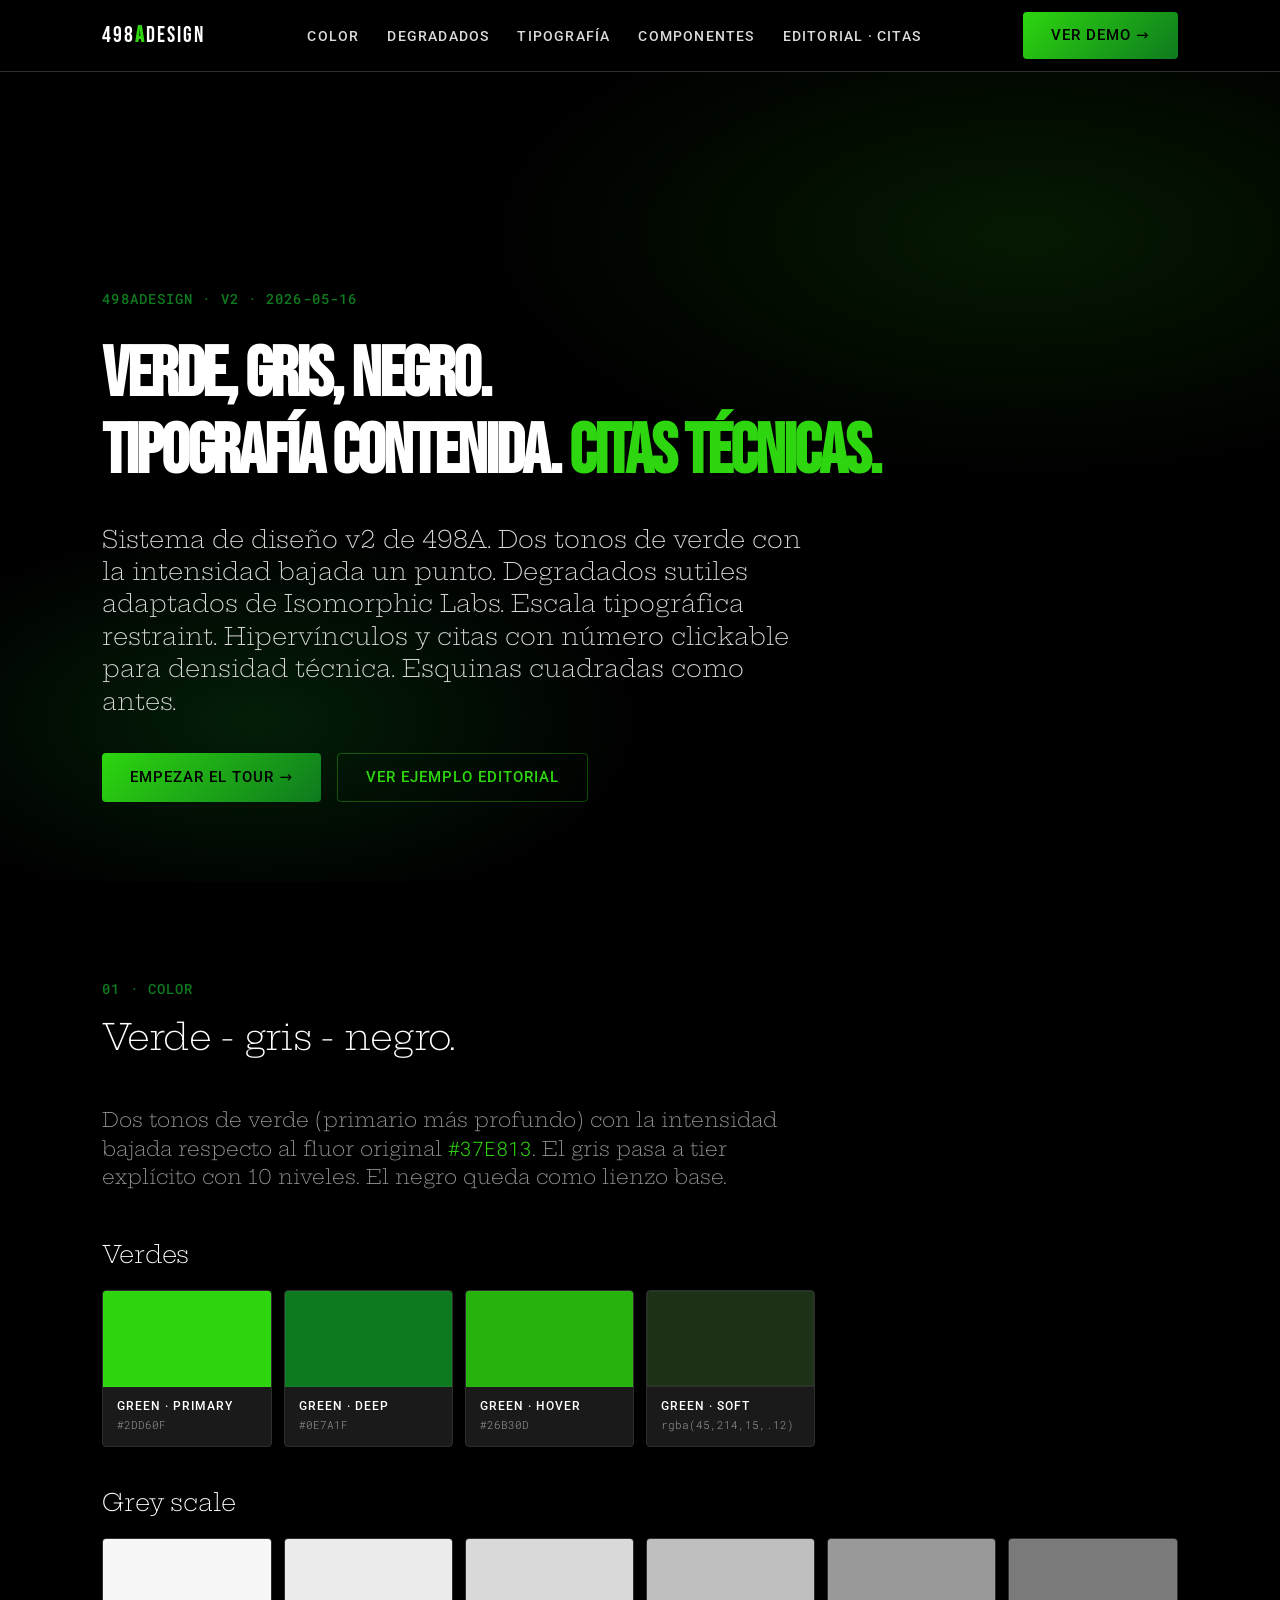
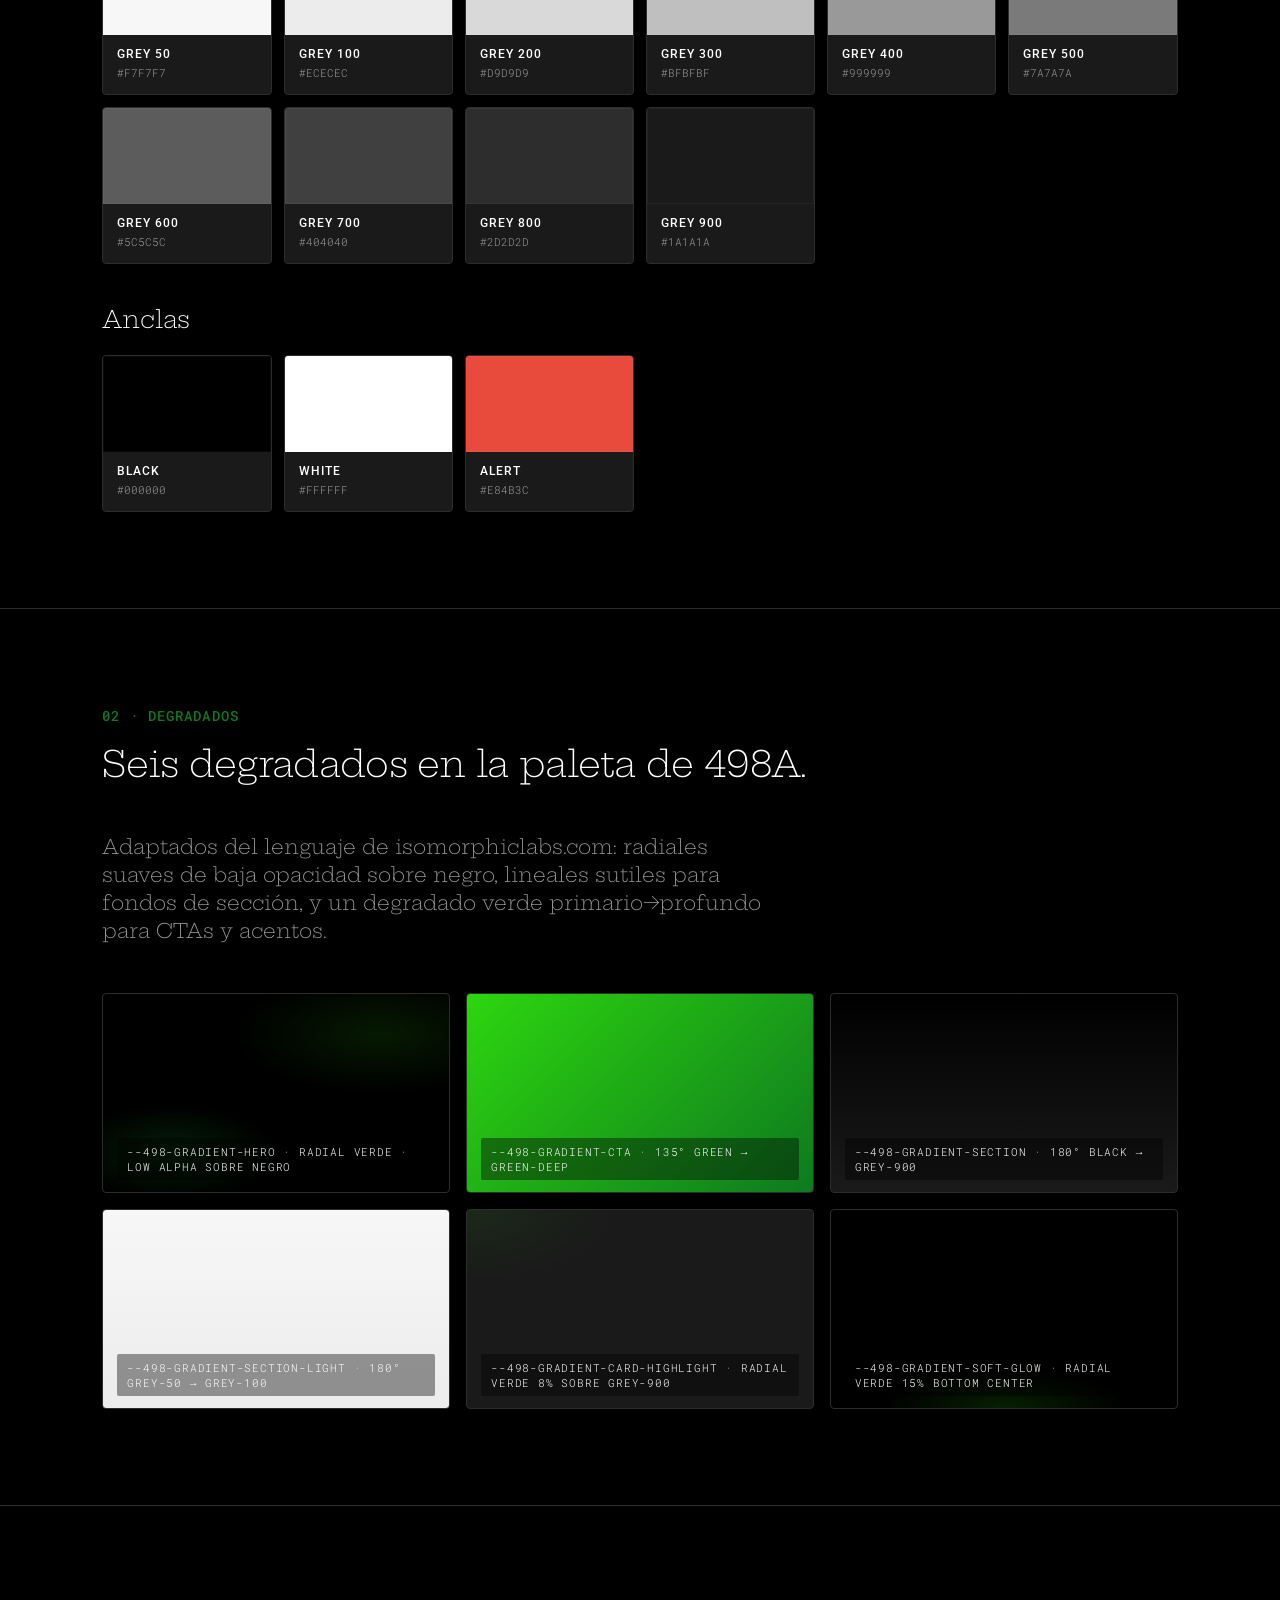
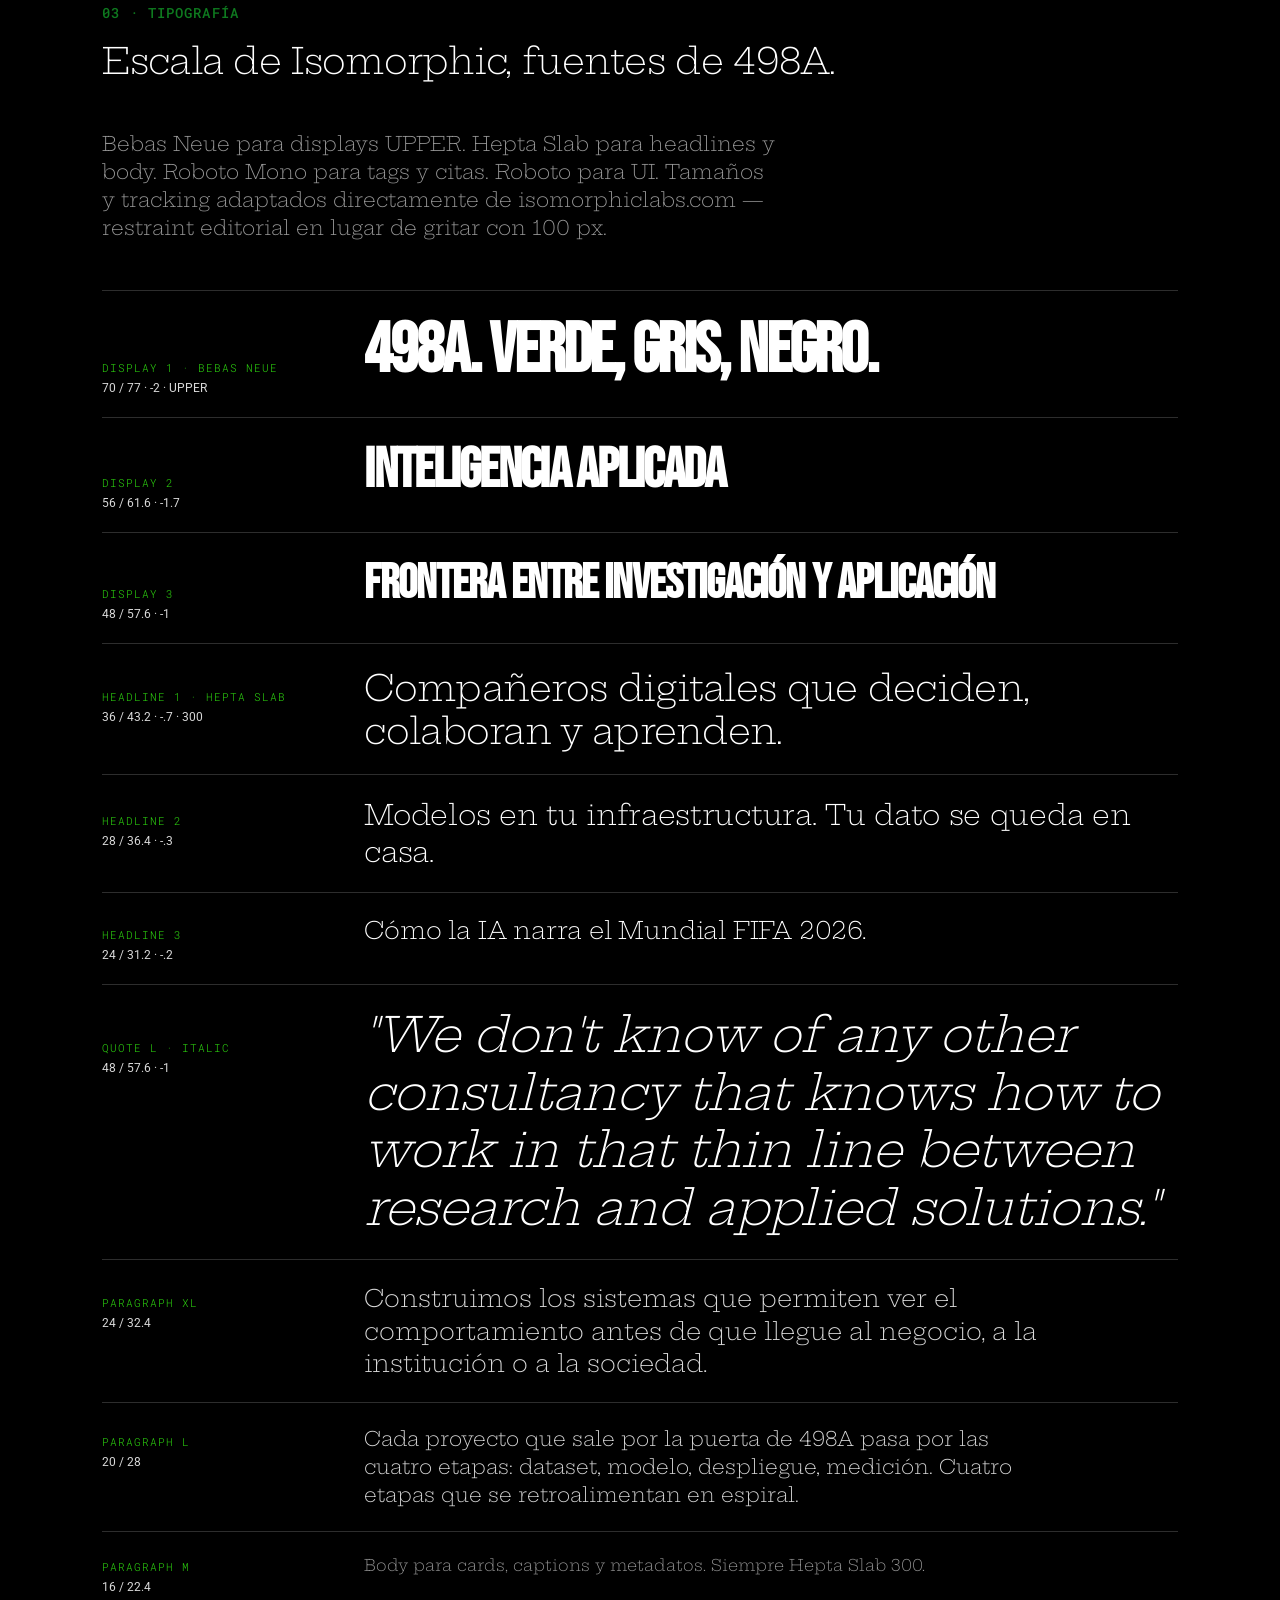
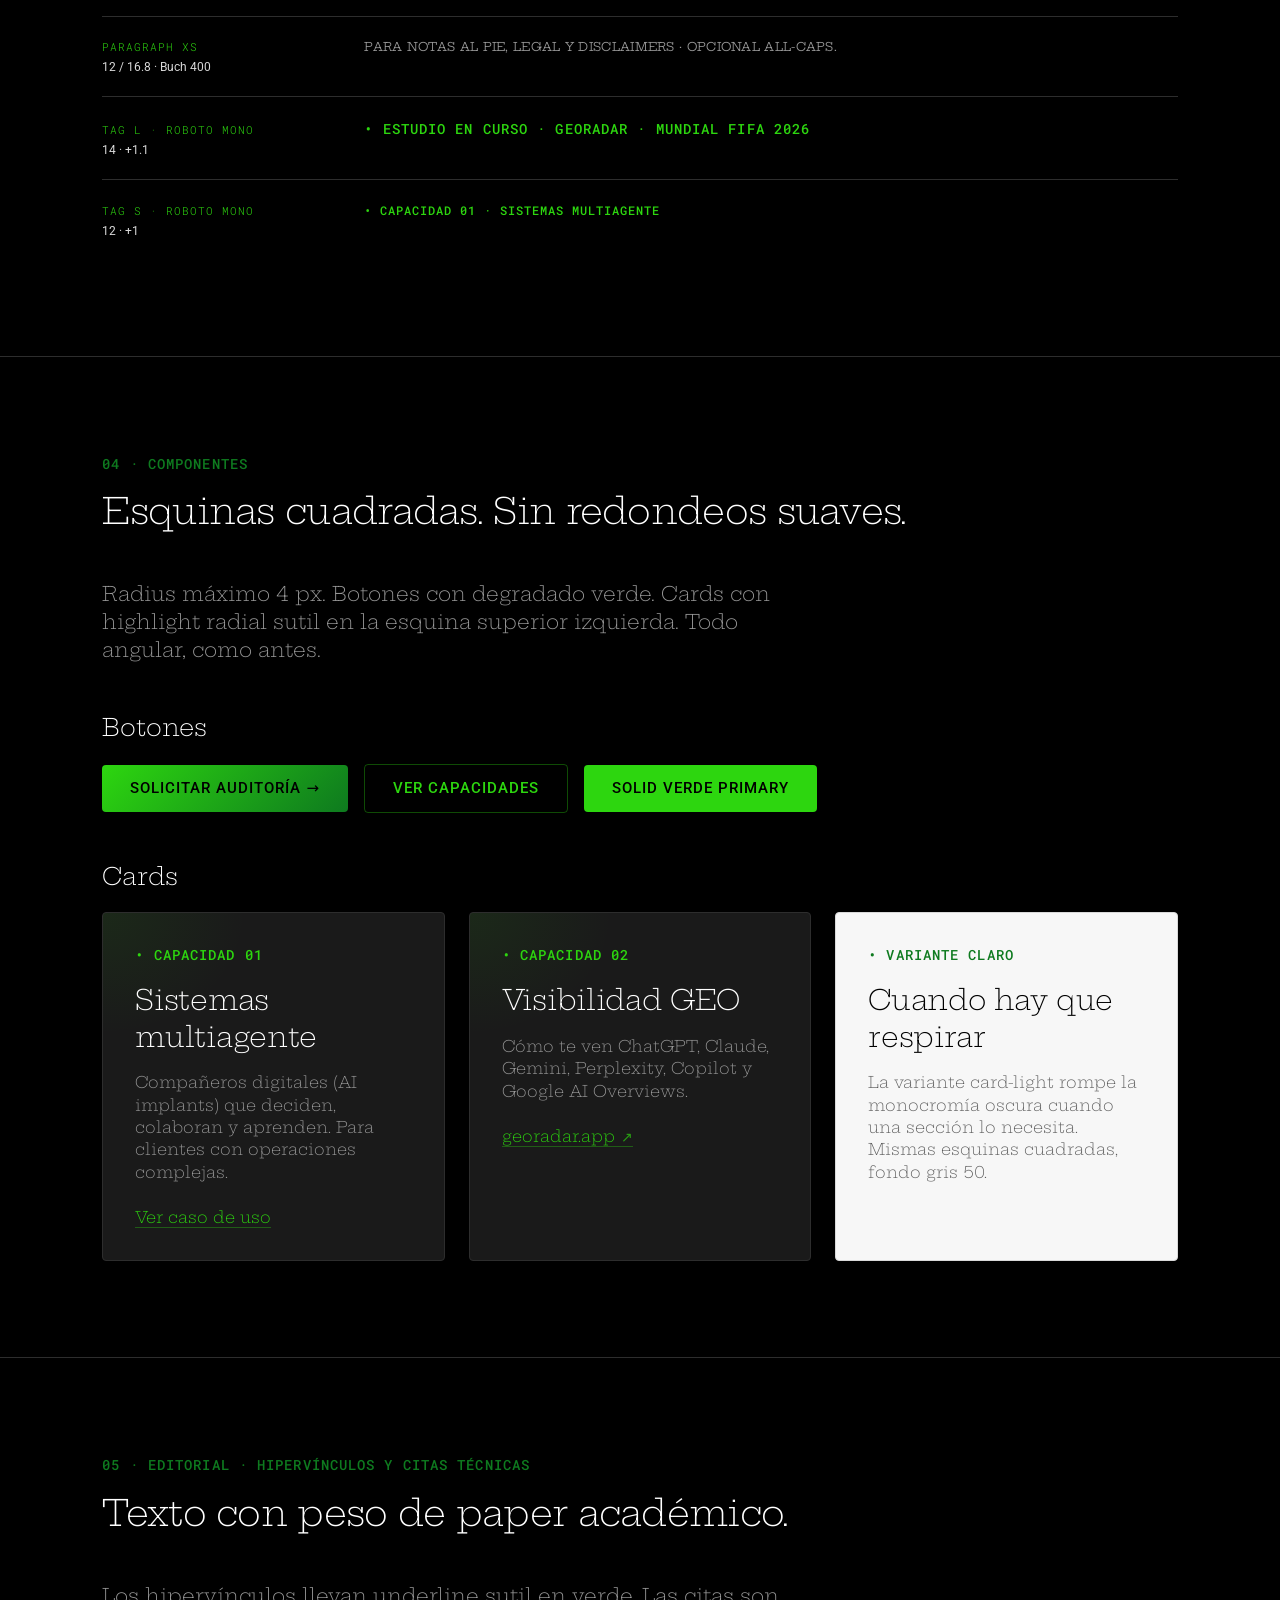
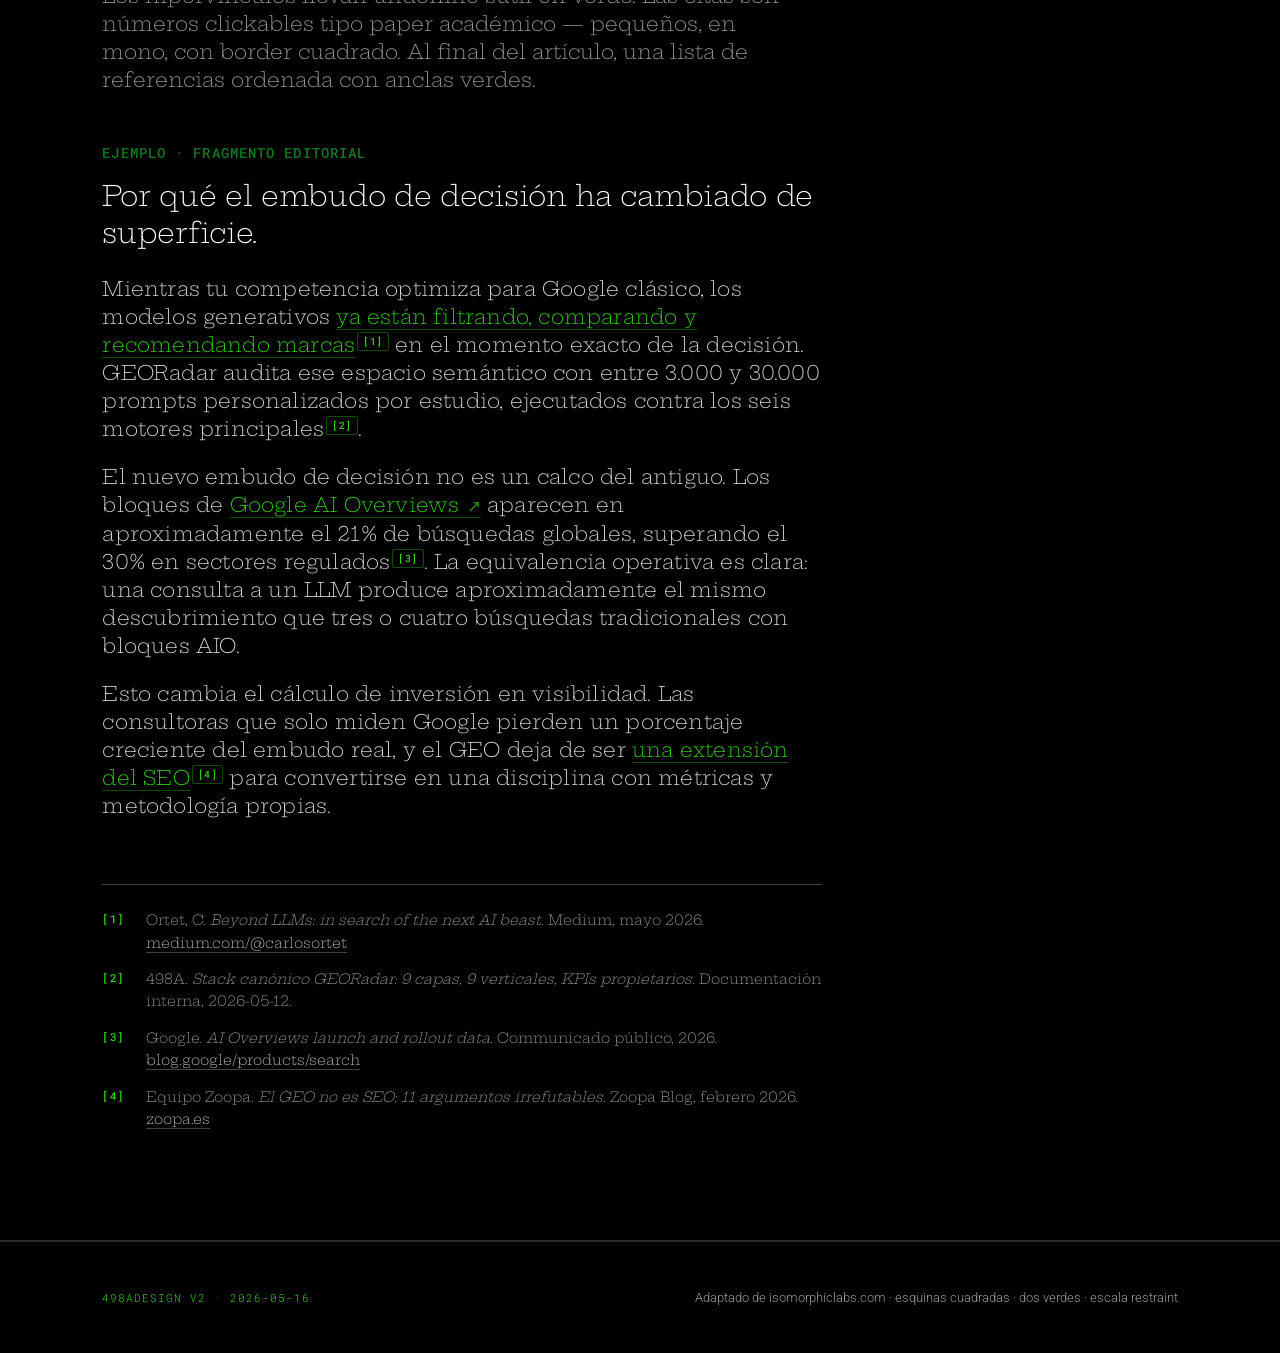
<file: 498Adesign/showcase.html>
<!doctype html>
<html lang="es">
<head>
<meta charset="utf-8">
<meta name="viewport" content="width=device-width,initial-scale=1">
<title>498Adesign · showcase v2</title>
<link rel="stylesheet" href="tokens.css">
<style>
  * { box-sizing: border-box; margin: 0; padding: 0; }
  html, body { background: var(--498-black); color: var(--498-text); font-family: var(--498-family-body); font-weight: 300; -webkit-font-smoothing: antialiased; }
  img { max-width: 100%; display: block; }
  section { padding: var(--498-section-pad-y) var(--498-page-pad); border-bottom: 1px solid var(--498-line-soft); }
  section:last-child { border-bottom: 0; }

  /* NAV */
  .nav {
    position: sticky; top: 0; z-index: 20;
    display: flex; align-items: center; justify-content: space-between;
    height: var(--498-nav-h); padding: 0 var(--498-page-pad);
    background: rgba(0,0,0,.85); backdrop-filter: blur(10px);
    border-bottom: 1px solid var(--498-line-soft);
  }
  .nav__brand { font-family: var(--498-family-display); font-size: 22px; color: var(--498-white); letter-spacing: 2px; }
  .nav__brand b { color: var(--498-green); }
  .nav__links { display: flex; gap: 28px; }
  .nav__links a { color: var(--498-text); text-decoration: none; font-family: var(--498-family-ui); font-size: 14px; text-transform: uppercase; letter-spacing: 1.2px; font-weight: 500; transition: color .2s; }
  .nav__links a:hover { color: var(--498-green); }

  /* HERO */
  .hero {
    position: relative;
    min-height: 90vh;
    background: var(--498-gradient-hero);
    display: flex; flex-direction: column; justify-content: flex-end;
    padding: var(--498-section-pad-y) var(--498-page-pad) 80px;
  }
  .hero__eyebrow { margin-bottom: 28px; }
  .hero__display { color: var(--498-white); max-width: 1100px; margin-bottom: 32px; }
  .hero__display span { color: var(--498-green); }
  .hero__lead { color: var(--498-text); max-width: 720px; margin-bottom: 36px; }
  .hero__cta { display: flex; gap: 16px; }

  /* Section headers */
  h2.sec-title { color: var(--498-white); margin-bottom: 48px; }
  .sec-eyebrow { margin-bottom: 16px; }
  .sec-intro { color: var(--498-text-muted); max-width: 680px; margin-bottom: 48px; }

  /* COLOR */
  .palette-grid { display: grid; grid-template-columns: repeat(auto-fill, minmax(160px, 1fr)); gap: 12px; }
  .swatch { border: 1px solid var(--498-line-soft); border-radius: var(--498-radius-2); overflow: hidden; background: var(--498-grey-900); }
  .swatch__chip { height: 96px; position: relative; }
  .swatch__chip::after { content: ""; position: absolute; inset: 0; border: 1px solid rgba(255,255,255,.04); }
  .swatch__meta { padding: 12px 14px 14px; }
  .swatch__name { font-family: var(--498-family-ui); font-weight: 500; font-size: 12px; color: var(--498-white); text-transform: uppercase; letter-spacing: 1px; }
  .swatch__hex { font-family: var(--498-family-mono); font-size: 11px; color: var(--498-grey-400); margin-top: 4px; }
  .palette-h3 { color: var(--498-white); margin: 40px 0 20px; }
  .palette-h3:first-child { margin-top: 0; }

  /* GRADIENT BLOCKS */
  .gradient-grid { display: grid; grid-template-columns: repeat(auto-fit, minmax(280px, 1fr)); gap: 16px; }
  .grad { height: 200px; border-radius: var(--498-radius-2); position: relative; overflow: hidden; border: 1px solid var(--498-line-soft); }
  .grad__label { position: absolute; bottom: 12px; left: 14px; right: 14px; font-family: var(--498-family-mono); font-size: 11px; color: var(--498-white); letter-spacing: .8px; text-transform: uppercase; background: rgba(0,0,0,.4); padding: 6px 10px; border-radius: 2px; }
  .grad-hero { background: var(--498-gradient-hero); }
  .grad-section { background: var(--498-gradient-section); }
  .grad-section-light { background: var(--498-gradient-section-light); }
  .grad-cta { background: var(--498-gradient-cta); }
  .grad-card-h { background: var(--498-gradient-card-highlight), var(--498-grey-900); }
  .grad-soft-glow { background: var(--498-gradient-soft-glow), var(--498-black); }

  /* TYPE table */
  .type-row { display: grid; grid-template-columns: 230px 1fr; gap: 32px; padding: 22px 0; border-top: 1px solid var(--498-line-soft); align-items: baseline; }
  .type-row:first-child { border-top: 0; }
  .type-meta { font-family: var(--498-family-mono); font-size: 11px; letter-spacing: 1px; text-transform: uppercase; color: var(--498-green); }
  .type-meta b { display: block; color: var(--498-text); font-weight: 400; margin-top: 6px; font-family: var(--498-family-ui); font-size: 12px; text-transform: none; letter-spacing: 0; }

  /* COMPONENTS */
  .grid-2 { display: grid; grid-template-columns: 1fr 1fr; gap: 24px; }
  @media (max-width: 720px) { .grid-2 { grid-template-columns: 1fr; } }
  .grid-3 { display: grid; grid-template-columns: 1fr 1fr 1fr; gap: 24px; }
  @media (max-width: 900px) { .grid-3 { grid-template-columns: 1fr; } }
  .btn-row { display: flex; gap: 16px; flex-wrap: wrap; align-items: center; }

  /* EDITORIAL example */
  .article { max-width: 720px; }
  .article h3 { color: var(--498-white); margin: 0 0 24px; }
  .article p { color: var(--498-text); margin-bottom: 20px; }
  .article p:last-child { margin-bottom: 0; }

  /* FOOTER */
  footer { padding: 48px var(--498-page-pad); border-top: 1px solid var(--498-line-soft); display: flex; justify-content: space-between; align-items: center; flex-wrap: wrap; gap: 16px; }
  footer .left { font-family: var(--498-family-mono); font-size: 11px; color: var(--498-green); letter-spacing: 1px; text-transform: uppercase; }
  footer .right { font-family: var(--498-family-ui); font-size: 13px; color: var(--498-text-muted); }
</style>
</head>
<body>

<nav class="nav">
  <div class="nav__brand">498<b>A</b>design</div>
  <div class="nav__links">
    <a href="#color">Color</a>
    <a href="#gradients">Degradados</a>
    <a href="#type">Tipografía</a>
    <a href="#components">Componentes</a>
    <a href="#editorial">Editorial · Citas</a>
  </div>
  <a class="btn" href="#editorial">Ver demo →</a>
</nav>

<!-- HERO -->
<header class="hero">
  <div class="eyebrow hero__eyebrow">498Adesign · v2 · 2026-05-16</div>
  <h1 class="t-display-1 hero__display">
    Verde, gris, negro.<br>
    Tipografía contenida. <span>Citas técnicas.</span>
  </h1>
  <p class="t-p-xl hero__lead">
    Sistema de diseño v2 de 498A. Dos tonos de verde con la intensidad bajada un punto.
    Degradados sutiles adaptados de Isomorphic Labs. Escala tipográfica restraint.
    Hipervínculos y citas con número clickable para densidad técnica.
    Esquinas cuadradas como antes.
  </p>
  <div class="hero__cta">
    <a class="btn" href="#color">Empezar el tour →</a>
    <a class="btn btn-ghost" href="#editorial">Ver ejemplo editorial</a>
  </div>
</header>

<!-- COLOR -->
<section id="color">
  <div class="eyebrow sec-eyebrow">01 · Color</div>
  <h2 class="t-h1 sec-title">Verde - gris - negro.</h2>
  <p class="t-p-l sec-intro">
    Dos tonos de verde (primario más profundo) con la intensidad bajada respecto al fluor original
    <code style="font-family:var(--498-family-mono);color:var(--498-green);">#37E813</code>.
    El gris pasa a tier explícito con 10 niveles. El negro queda como lienzo base.
  </p>

  <h3 class="t-h3 palette-h3">Verdes</h3>
  <div class="palette-grid">
    <div class="swatch"><div class="swatch__chip" style="background:#2DD60F"></div><div class="swatch__meta"><div class="swatch__name">Green · primary</div><div class="swatch__hex">#2DD60F</div></div></div>
    <div class="swatch"><div class="swatch__chip" style="background:#0E7A1F"></div><div class="swatch__meta"><div class="swatch__name">Green · deep</div><div class="swatch__hex">#0E7A1F</div></div></div>
    <div class="swatch"><div class="swatch__chip" style="background:#26B30D"></div><div class="swatch__meta"><div class="swatch__name">Green · hover</div><div class="swatch__hex">#26B30D</div></div></div>
    <div class="swatch"><div class="swatch__chip" style="background:rgba(45,214,15,.12);border-bottom:1px solid #2D2D2D"></div><div class="swatch__meta"><div class="swatch__name">Green · soft</div><div class="swatch__hex">rgba(45,214,15,.12)</div></div></div>
  </div>

  <h3 class="t-h3 palette-h3">Grey scale</h3>
  <div class="palette-grid">
    <div class="swatch"><div class="swatch__chip" style="background:#F7F7F7"></div><div class="swatch__meta"><div class="swatch__name">Grey 50</div><div class="swatch__hex">#F7F7F7</div></div></div>
    <div class="swatch"><div class="swatch__chip" style="background:#ECECEC"></div><div class="swatch__meta"><div class="swatch__name">Grey 100</div><div class="swatch__hex">#ECECEC</div></div></div>
    <div class="swatch"><div class="swatch__chip" style="background:#D9D9D9"></div><div class="swatch__meta"><div class="swatch__name">Grey 200</div><div class="swatch__hex">#D9D9D9</div></div></div>
    <div class="swatch"><div class="swatch__chip" style="background:#BFBFBF"></div><div class="swatch__meta"><div class="swatch__name">Grey 300</div><div class="swatch__hex">#BFBFBF</div></div></div>
    <div class="swatch"><div class="swatch__chip" style="background:#999999"></div><div class="swatch__meta"><div class="swatch__name">Grey 400</div><div class="swatch__hex">#999999</div></div></div>
    <div class="swatch"><div class="swatch__chip" style="background:#7A7A7A"></div><div class="swatch__meta"><div class="swatch__name">Grey 500</div><div class="swatch__hex">#7A7A7A</div></div></div>
    <div class="swatch"><div class="swatch__chip" style="background:#5C5C5C"></div><div class="swatch__meta"><div class="swatch__name">Grey 600</div><div class="swatch__hex">#5C5C5C</div></div></div>
    <div class="swatch"><div class="swatch__chip" style="background:#404040"></div><div class="swatch__meta"><div class="swatch__name">Grey 700</div><div class="swatch__hex">#404040</div></div></div>
    <div class="swatch"><div class="swatch__chip" style="background:#2D2D2D"></div><div class="swatch__meta"><div class="swatch__name">Grey 800</div><div class="swatch__hex">#2D2D2D</div></div></div>
    <div class="swatch"><div class="swatch__chip" style="background:#1A1A1A"></div><div class="swatch__meta"><div class="swatch__name">Grey 900</div><div class="swatch__hex">#1A1A1A</div></div></div>
  </div>

  <h3 class="t-h3 palette-h3">Anclas</h3>
  <div class="palette-grid">
    <div class="swatch"><div class="swatch__chip" style="background:#000"></div><div class="swatch__meta"><div class="swatch__name">Black</div><div class="swatch__hex">#000000</div></div></div>
    <div class="swatch"><div class="swatch__chip" style="background:#FFF"></div><div class="swatch__meta"><div class="swatch__name">White</div><div class="swatch__hex">#FFFFFF</div></div></div>
    <div class="swatch"><div class="swatch__chip" style="background:#E84B3C"></div><div class="swatch__meta"><div class="swatch__name">Alert</div><div class="swatch__hex">#E84B3C</div></div></div>
  </div>
</section>

<!-- GRADIENTS -->
<section id="gradients">
  <div class="eyebrow sec-eyebrow">02 · Degradados</div>
  <h2 class="t-h1 sec-title">Seis degradados en la paleta de 498A.</h2>
  <p class="t-p-l sec-intro">
    Adaptados del lenguaje de isomorphiclabs.com: radiales suaves de baja opacidad sobre negro,
    lineales sutiles para fondos de sección, y un degradado verde primario→profundo para CTAs y acentos.
  </p>

  <div class="gradient-grid">
    <div class="grad grad-hero"><span class="grad__label">--498-gradient-hero · radial verde · low alpha sobre negro</span></div>
    <div class="grad grad-cta"><span class="grad__label">--498-gradient-cta · 135° green → green-deep</span></div>
    <div class="grad grad-section"><span class="grad__label">--498-gradient-section · 180° black → grey-900</span></div>
    <div class="grad grad-section-light"><span class="grad__label">--498-gradient-section-light · 180° grey-50 → grey-100</span></div>
    <div class="grad grad-card-h"><span class="grad__label">--498-gradient-card-highlight · radial verde 8% sobre grey-900</span></div>
    <div class="grad grad-soft-glow"><span class="grad__label">--498-gradient-soft-glow · radial verde 15% bottom center</span></div>
  </div>
</section>

<!-- TYPE -->
<section id="type">
  <div class="eyebrow sec-eyebrow">03 · Tipografía</div>
  <h2 class="t-h1 sec-title">Escala de Isomorphic, fuentes de 498A.</h2>
  <p class="t-p-l sec-intro">
    Bebas Neue para displays UPPER. Hepta Slab para headlines y body. Roboto Mono para tags y citas.
    Roboto para UI. Tamaños y tracking adaptados directamente de isomorphiclabs.com — restraint editorial
    en lugar de gritar con 100&nbsp;px.
  </p>

  <div class="type-row">
    <div class="type-meta">Display 1 · Bebas Neue<b>70 / 77 · -2 · UPPER</b></div>
    <div class="t-display-1" style="color:var(--498-white)">498A. Verde, gris, negro.</div>
  </div>
  <div class="type-row">
    <div class="type-meta">Display 2<b>56 / 61.6 · -1.7</b></div>
    <div class="t-display-2" style="color:var(--498-white)">Inteligencia aplicada</div>
  </div>
  <div class="type-row">
    <div class="type-meta">Display 3<b>48 / 57.6 · -1</b></div>
    <div class="t-display-3" style="color:var(--498-white)">Frontera entre investigación y aplicación</div>
  </div>
  <div class="type-row">
    <div class="type-meta">Headline 1 · Hepta Slab<b>36 / 43.2 · -.7 · 300</b></div>
    <div class="t-h1" style="color:var(--498-white)">Compañeros digitales que deciden, colaboran y aprenden.</div>
  </div>
  <div class="type-row">
    <div class="type-meta">Headline 2<b>28 / 36.4 · -.3</b></div>
    <div class="t-h2" style="color:var(--498-white)">Modelos en tu infraestructura. Tu dato se queda en casa.</div>
  </div>
  <div class="type-row">
    <div class="type-meta">Headline 3<b>24 / 31.2 · -.2</b></div>
    <div class="t-h3" style="color:var(--498-white)">Cómo la IA narra el Mundial FIFA 2026.</div>
  </div>
  <div class="type-row">
    <div class="type-meta">Quote L · italic<b>48 / 57.6 · -1</b></div>
    <div class="t-quote-l" style="color:var(--498-white);max-width:880px">
      <em>"We don't know of any other consultancy that knows how to work in that thin line between research and applied solutions."</em>
    </div>
  </div>
  <div class="type-row">
    <div class="type-meta">Paragraph XL<b>24 / 32.4</b></div>
    <div class="t-p-xl" style="max-width:760px">
      Construimos los sistemas que permiten ver el comportamiento antes de que llegue al negocio,
      a la institución o a la sociedad.
    </div>
  </div>
  <div class="type-row">
    <div class="type-meta">Paragraph L<b>20 / 28</b></div>
    <div class="t-p-l" style="max-width:680px">
      Cada proyecto que sale por la puerta de 498A pasa por las cuatro etapas: dataset, modelo,
      despliegue, medición. Cuatro etapas que se retroalimentan en espiral.
    </div>
  </div>
  <div class="type-row">
    <div class="type-meta">Paragraph M<b>16 / 22.4</b></div>
    <div class="t-p-m" style="color:var(--498-text-muted);max-width:600px">
      Body para cards, captions y metadatos. Siempre Hepta Slab 300.
    </div>
  </div>
  <div class="type-row">
    <div class="type-meta">Paragraph XS<b>12 / 16.8 · Buch 400</b></div>
    <div class="t-p-xs" style="color:var(--498-text-muted)">
      PARA NOTAS AL PIE, LEGAL Y DISCLAIMERS · OPCIONAL ALL-CAPS.
    </div>
  </div>
  <div class="type-row">
    <div class="type-meta">Tag L · Roboto Mono<b>14 · +1.1</b></div>
    <div class="t-tag-l c-green">• Estudio en curso · GEORadar · Mundial FIFA 2026</div>
  </div>
  <div class="type-row">
    <div class="type-meta">Tag S · Roboto Mono<b>12 · +1</b></div>
    <div class="t-tag-s c-green">• Capacidad 01 · Sistemas multiagente</div>
  </div>
</section>

<!-- COMPONENTS -->
<section id="components">
  <div class="eyebrow sec-eyebrow">04 · Componentes</div>
  <h2 class="t-h1 sec-title">Esquinas cuadradas. Sin redondeos suaves.</h2>
  <p class="t-p-l sec-intro">
    Radius máximo 4&nbsp;px. Botones con degradado verde. Cards con highlight radial sutil en la esquina superior izquierda.
    Todo angular, como antes.
  </p>

  <h3 class="t-h3 palette-h3">Botones</h3>
  <div class="btn-row" style="margin-bottom:48px">
    <a class="btn" href="#">Solicitar auditoría →</a>
    <a class="btn btn-ghost" href="#">Ver capacidades</a>
    <a class="btn" href="#" style="background:var(--498-green);">Solid verde primary</a>
  </div>

  <h3 class="t-h3 palette-h3">Cards</h3>
  <div class="grid-3">
    <article class="card">
      <div class="t-tag-l c-green" style="margin-bottom:18px">• Capacidad 01</div>
      <h4 class="t-h2" style="color:var(--498-white);margin-bottom:16px">Sistemas multiagente</h4>
      <p class="t-p-m" style="color:var(--498-text-muted)">
        Compañeros digitales (AI implants) que deciden, colaboran y aprenden.
        Para clientes con operaciones complejas.
      </p>
      <a class="link" href="#" style="margin-top:24px;display:inline-block">Ver caso de uso</a>
    </article>
    <article class="card">
      <div class="t-tag-l c-green" style="margin-bottom:18px">• Capacidad 02</div>
      <h4 class="t-h2" style="color:var(--498-white);margin-bottom:16px">Visibilidad GEO</h4>
      <p class="t-p-m" style="color:var(--498-text-muted)">
        Cómo te ven ChatGPT, Claude, Gemini, Perplexity, Copilot y Google AI Overviews.
      </p>
      <a class="link link-ext" href="https://georadar.app" target="_blank" style="margin-top:24px;display:inline-block">georadar.app</a>
    </article>
    <article class="card card-light">
      <div class="t-tag-l c-green-deep" style="margin-bottom:18px;color:var(--498-green-deep)">• Variante claro</div>
      <h4 class="t-h2" style="color:var(--498-black);margin-bottom:16px">Cuando hay que respirar</h4>
      <p class="t-p-m" style="color:var(--498-grey-600)">
        La variante card-light rompe la monocromía oscura cuando una sección lo necesita.
        Mismas esquinas cuadradas, fondo gris 50.
      </p>
    </article>
  </div>
</section>

<!-- EDITORIAL · LINKS Y CITAS -->
<section id="editorial">
  <div class="eyebrow sec-eyebrow">05 · Editorial · Hipervínculos y citas técnicas</div>
  <h2 class="t-h1 sec-title">Texto con peso de paper académico.</h2>
  <p class="t-p-l sec-intro">
    Los hipervínculos llevan underline sutil en verde. Las citas son números clickables tipo paper
    académico — pequeños, en mono, con border cuadrado. Al final del artículo, una lista de referencias
    ordenada con anclas verdes.
  </p>

  <article class="article">
    <div class="eyebrow" style="margin-bottom:16px">Ejemplo · fragmento editorial</div>
    <h3 class="t-h2">Por qué el embudo de decisión ha cambiado de superficie.</h3>

    <p class="t-p-long">
      Mientras tu competencia optimiza para Google clásico, los modelos generativos
      <a class="link" href="#ref-1">ya están filtrando, comparando y recomendando marcas</a><span class="cite"><a href="#ref-1">[1]</a></span>
      en el momento exacto de la decisión.
      GEORadar audita ese espacio semántico con entre 3.000 y 30.000 prompts personalizados
      por estudio, ejecutados contra los seis motores principales<span class="cite"><a href="#ref-2">[2]</a></span>.
    </p>

    <p class="t-p-long">
      El nuevo embudo de decisión no es un calco del antiguo. Los bloques de
      <a class="link link-ext" href="https://blog.google/products/search/ai-overviews/" target="_blank">Google AI Overviews</a>
      aparecen en aproximadamente el 21% de búsquedas globales, superando el 30% en sectores
      regulados<span class="cite"><a href="#ref-3">[3]</a></span>. La equivalencia operativa es clara:
      una consulta a un LLM produce aproximadamente el mismo descubrimiento que
      tres o cuatro búsquedas tradicionales con bloques AIO.
    </p>

    <p class="t-p-long">
      Esto cambia el cálculo de inversión en visibilidad. Las consultoras que solo miden Google
      pierden un porcentaje creciente del embudo real, y el GEO deja de ser
      <a class="link" href="https://zoopa.es/es/geo-ia-visibilidad/geo-no-es-seo-argumentos/" target="_blank">una extensión del SEO</a><span class="cite"><a href="#ref-4">[4]</a></span>
      para convertirse en una disciplina con métricas y metodología propias.
    </p>

    <ol class="references">
      <li id="ref-1">
        Ortet, C. <em>Beyond LLMs: in search of the next AI beast</em>.
        Medium, mayo 2026.
        <a href="https://medium.com/@carlosortet/beyond-llms-in-search-of-the-next-ai-beast-2ad0da1138ca" target="_blank">medium.com/@carlosortet</a>
      </li>
      <li id="ref-2">
        498A. <em>Stack canónico GEORadar: 9 capas, 9 verticales, KPIs propietarios</em>.
        Documentación interna, 2026-05-12.
      </li>
      <li id="ref-3">
        Google. <em>AI Overviews launch and rollout data</em>.
        Communicado público, 2026.
        <a href="https://blog.google/products/search/ai-overviews/" target="_blank">blog.google/products/search</a>
      </li>
      <li id="ref-4">
        Equipo Zoopa. <em>El GEO no es SEO: 11 argumentos irrefutables</em>.
        Zoopa Blog, febrero 2026.
        <a href="https://zoopa.es/es/geo-ia-visibilidad/geo-no-es-seo-argumentos/" target="_blank">zoopa.es</a>
      </li>
    </ol>
  </article>
</section>

<footer>
  <div class="left">498Adesign v2 · 2026-05-16</div>
  <div class="right">Adaptado de isomorphiclabs.com · esquinas cuadradas · dos verdes · escala restraint</div>
</footer>

</body>
</html>
</file>
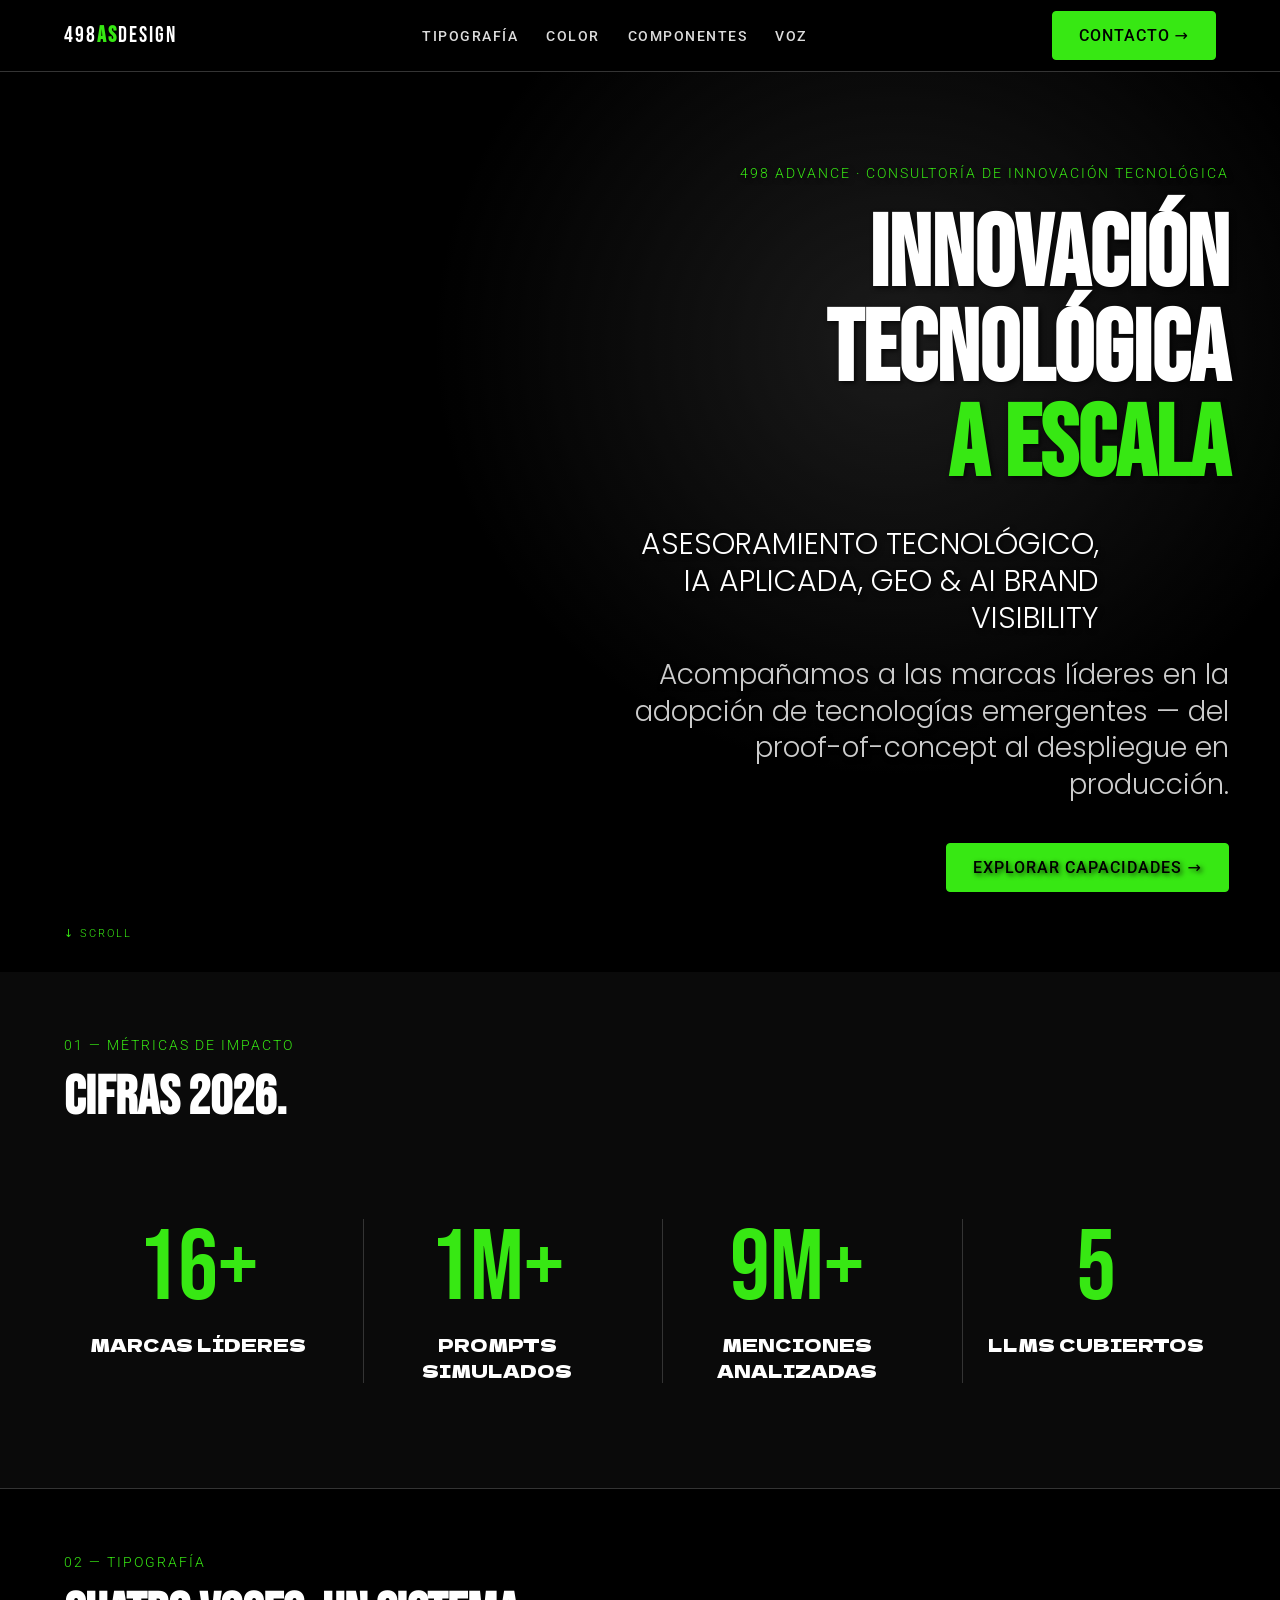
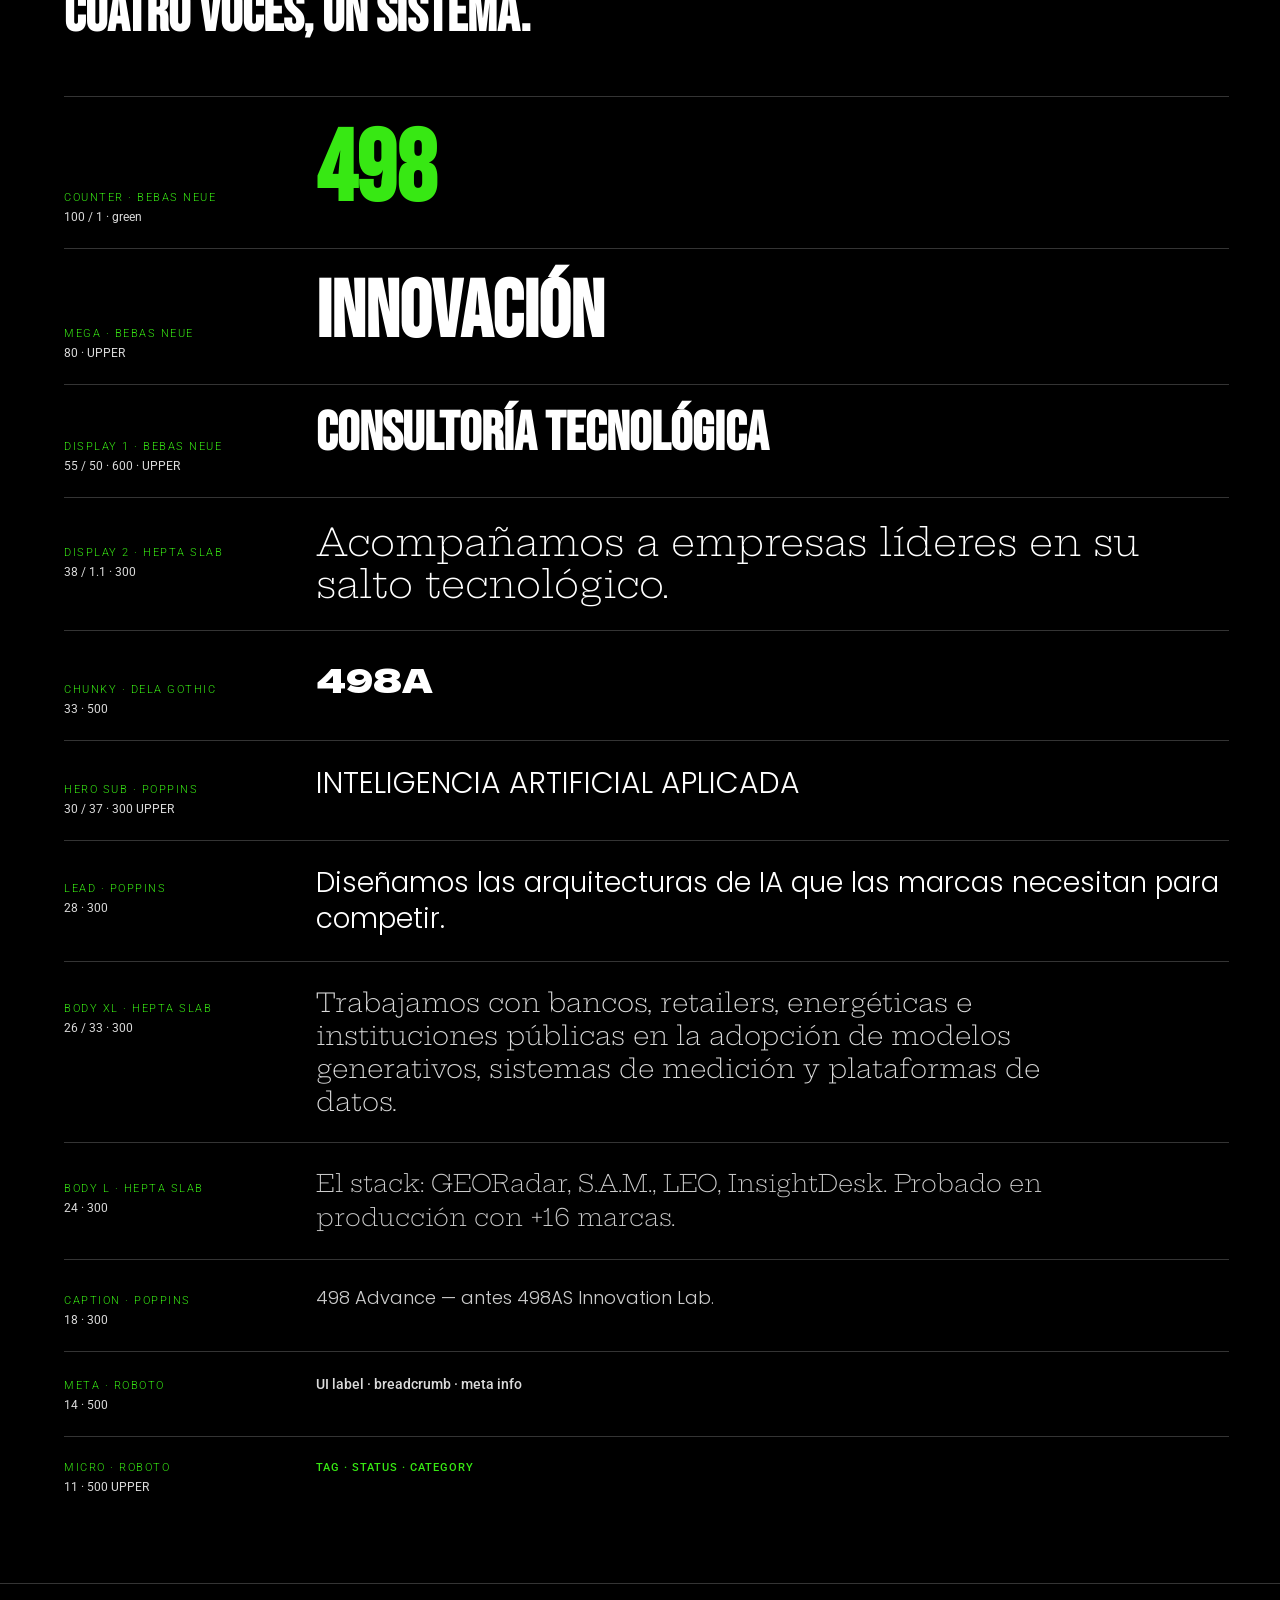
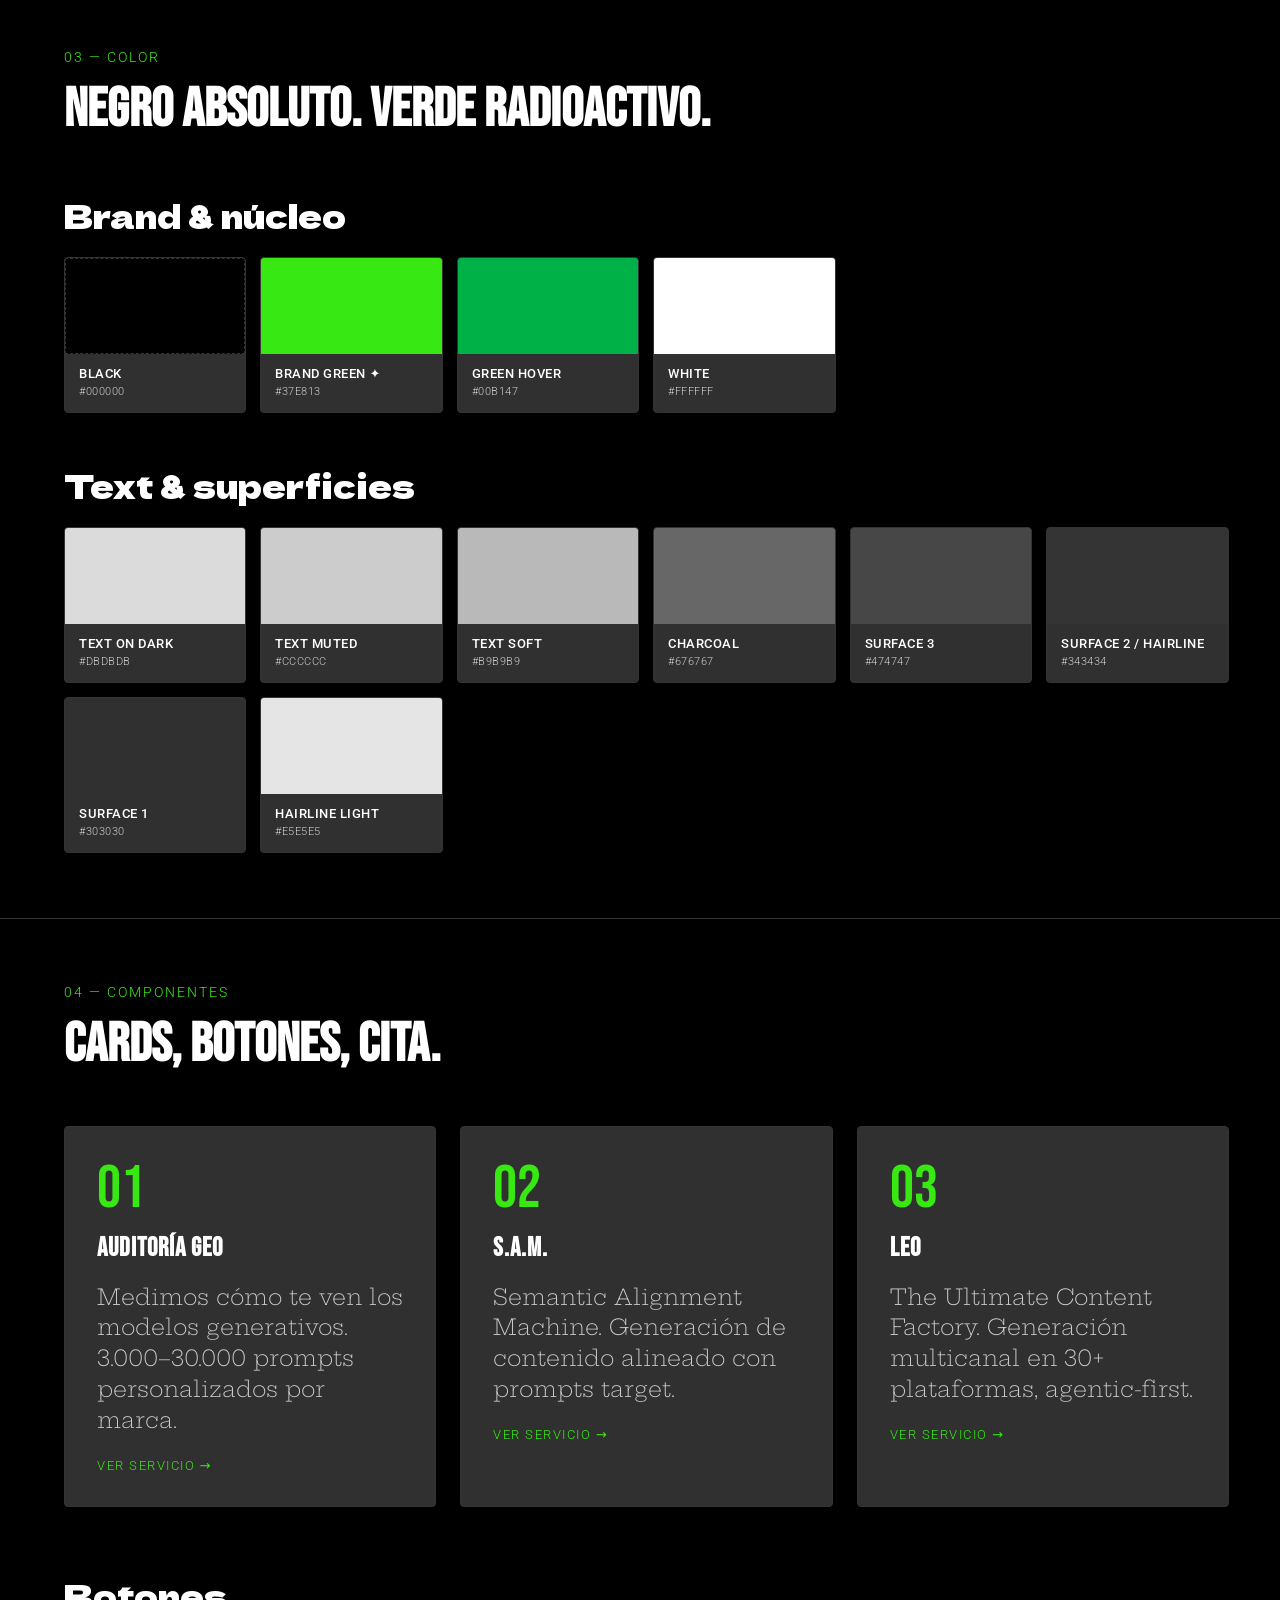
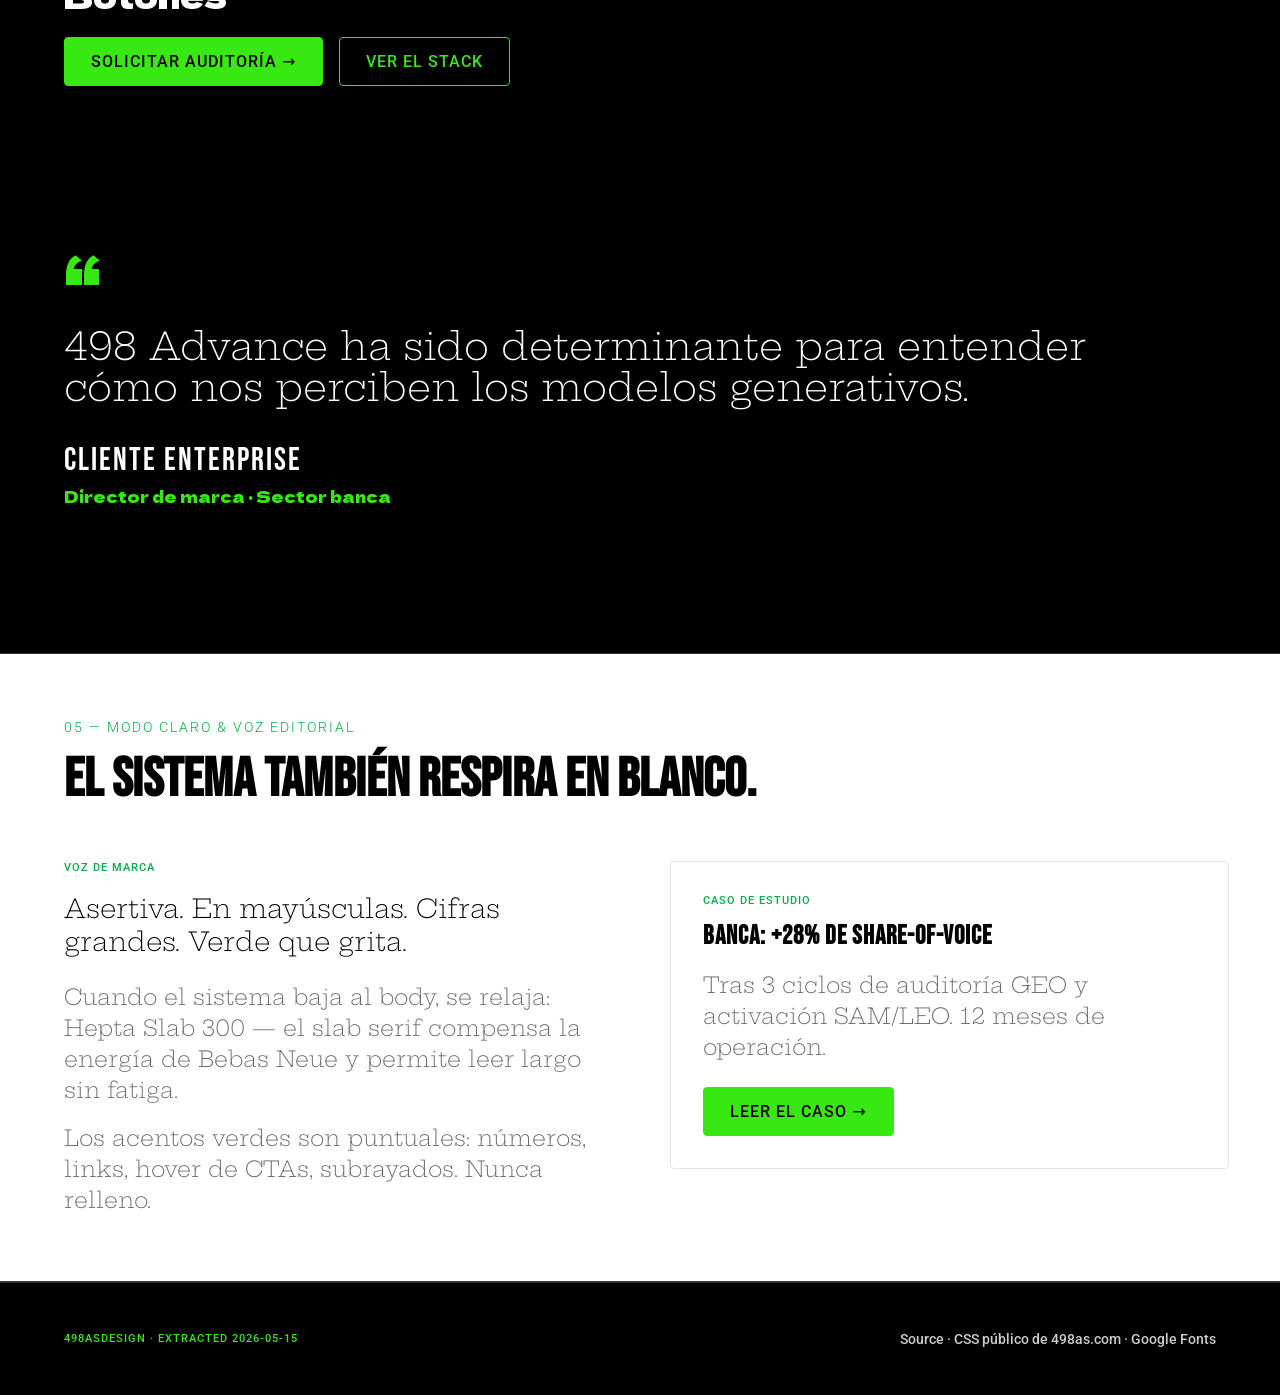
<file: 498ASdesign/showcase.html>
<!doctype html>
<html lang="es">
<head>
<meta charset="utf-8">
<meta name="viewport" content="width=device-width,initial-scale=1">
<title>498ASdesign — showcase</title>
<link rel="stylesheet" href="tokens.css">
<style>
  * { box-sizing: border-box; margin: 0; padding: 0; }
  html, body { background: var(--as-black); color: var(--as-text-on-dark); font-family: var(--as-type-text); font-weight: 300; -webkit-font-smoothing: antialiased; }

  .nav {
    position: sticky; top: 0; z-index: 20;
    display: flex; align-items: center; justify-content: space-between;
    height: 72px; padding: 0 var(--as-pad-left);
    background: rgba(0,0,0,.85); backdrop-filter: blur(10px);
    border-bottom: 1px solid var(--as-hairline-dark);
  }
  .nav__brand { font-family: var(--as-type-primary); font-size: 22px; color: var(--as-white); letter-spacing: 2px; }
  .nav__brand b { color: var(--as-green); }
  .nav__links { display: flex; gap: 28px; }
  .nav__links a { color: var(--as-text-on-dark); text-decoration: none; font-family: var(--as-type-accent); font-size: 14px; text-transform: uppercase; letter-spacing: 1.5px; font-weight: 500; }
  .nav__links a:hover { color: var(--as-green); }

  /* HERO */
  .hero {
    position: relative;
    min-height: var(--as-hero-h);
    padding: 0 var(--as-pad-right) 0 var(--as-pad-left);
    display: flex; flex-direction: column; justify-content: flex-end; align-items: flex-end;
    text-align: right;
    background:
      linear-gradient(135deg, rgba(0,0,0,.45), rgba(0,0,0,.45)),
      radial-gradient(60% 80% at 70% 30%, #303030 0%, #000 60%),
      #000;
    color: var(--as-white);
    text-shadow: var(--as-text-shadow);
    padding-bottom: 80px;
  }
  .hero__eyebrow { font-family: var(--as-type-accent); text-transform: uppercase; letter-spacing: 2px; color: var(--as-green); font-size: 14px; margin-bottom: 28px; }
  .hero__claim { max-width: 1100px; }
  .hero__sub { max-width: 470px; margin-top: 32px; }
  .hero__lead { max-width: 600px; margin-top: 20px; color: var(--as-text-muted); }
  .hero__cta { margin-top: 40px; }
  .hero__scroll {
    position: absolute; left: var(--as-pad-left); bottom: 32px;
    font-family: var(--as-type-accent); font-size: 11px; text-transform: uppercase; letter-spacing: 2px; color: var(--as-green);
  }

  /* SECTIONS */
  section { padding: var(--as-section-pad-y) var(--as-pad-right) var(--as-section-pad-y) var(--as-pad-left); border-bottom: 1px solid var(--as-hairline-dark); }
  .eyebrow { font-family: var(--as-type-accent); font-size: 14px; text-transform: uppercase; letter-spacing: 2px; color: var(--as-green); margin-bottom: 20px; }
  .sec-title { color: var(--as-white); margin-bottom: 56px; }

  /* TYPE TABLE */
  .type-row { display: grid; grid-template-columns: 220px 1fr; gap: 32px; align-items: baseline; padding: 24px 0; border-top: 1px solid var(--as-hairline-dark); }
  .type-row:first-child { border-top: 0; }
  .type-meta { font-family: var(--as-type-accent); font-size: 11px; text-transform: uppercase; letter-spacing: 1.5px; color: var(--as-green); }
  .type-meta b { display: block; color: var(--as-text-on-dark); font-weight: 400; margin-top: 6px; text-transform: none; letter-spacing: 0; font-size: 12px; }

  /* SWATCHES */
  .swatch-grid { display: grid; grid-template-columns: repeat(auto-fill, minmax(160px, 1fr)); gap: 14px; }
  .swatch { border-radius: var(--as-radius-2); overflow: hidden; border: 1px solid var(--as-hairline-dark); background: var(--as-surface-1); }
  .swatch__chip { height: 96px; position: relative; }
  .swatch__chip[data-border]::after { content: ""; position: absolute; inset: 0; border: 1px dashed var(--as-hairline-dark); }
  .swatch__meta { padding: 12px 14px 14px; }
  .swatch__name { font-family: var(--as-type-accent); font-weight: 500; font-size: 13px; color: var(--as-white); text-transform: uppercase; letter-spacing: .5px; }
  .swatch__hex { font-family: var(--as-type-accent); font-size: 11px; color: var(--as-text-muted); letter-spacing: .5px; margin-top: 4px; }

  /* COUNTERS */
  .counters { display: grid; grid-template-columns: repeat(4, 1fr); gap: 32px; padding: 40px 0; }
  @media (max-width: 900px) { .counters { grid-template-columns: repeat(2, 1fr); } }
  .counter { text-align: center; border-left: 1px solid var(--as-hairline-dark); padding: 0 16px; }
  .counter:first-child { border-left: 0; }
  .counter__num { font-family: var(--as-type-primary); font-size: var(--as-counter-size); line-height: 1; color: var(--as-green); }
  .counter__label { font-family: var(--as-type-secondary); font-size: 18px; color: var(--as-white); margin-top: 12px; text-transform: uppercase; }
  .counter__plus { color: var(--as-green); }

  /* CARDS */
  .cards { display: grid; grid-template-columns: repeat(3, 1fr); gap: 24px; }
  @media (max-width: 900px) { .cards { grid-template-columns: 1fr; } }
  .card {
    background: var(--as-surface-1); border: 1px solid var(--as-hairline-dark);
    border-radius: var(--as-radius-2); padding: 32px;
  }
  .card__num { font-family: var(--as-type-primary); font-size: 60px; color: var(--as-green); line-height: 1; }
  .card__title { font-family: var(--as-type-primary); text-transform: uppercase; font-size: 26px; color: var(--as-white); margin: 14px 0 18px; letter-spacing: 1px; }
  .card__body { color: var(--as-text-muted); }
  .card__link { display: inline-flex; align-items: center; gap: 8px; margin-top: 22px; color: var(--as-green); font-family: var(--as-type-accent); font-size: 13px; text-transform: uppercase; letter-spacing: 1.5px; text-decoration: none; }
  .card__link:hover { color: var(--as-green-hover); }

  /* QUOTE */
  .quote {
    padding: 80px 0; max-width: 1100px;
  }
  .quote__mark { font-family: var(--as-type-secondary); font-size: 80px; color: var(--as-green); line-height: 1; margin-bottom: 16px; }
  .quote__text { color: var(--as-white); }
  .quote__author { font-family: var(--as-type-primary); font-size: 32px; color: var(--as-white); text-transform: uppercase; letter-spacing: 2px; margin-top: 32px; }
  .quote__role { font-family: var(--as-type-secondary); font-size: 16px; color: var(--as-green); margin-top: 4px; }

  /* BUTTONS row */
  .btn-row { display: flex; gap: 16px; flex-wrap: wrap; }

  /* LIGHT block */
  .light { background: var(--as-white); color: var(--as-black); }
  .light .sec-title { color: var(--as-black); }
  .light .swatch { background: #f5f5f5; border-color: var(--as-hairline-light); }
  .light .swatch__name { color: var(--as-black); }
  .light .swatch__hex { color: var(--as-charcoal); }
  .light .type-row { border-top-color: var(--as-hairline-light); }
  .light .type-meta b { color: var(--as-black); }
  .light .as-body-xl { color: var(--as-black); }
</style>
</head>
<body>

<nav class="nav">
  <div class="nav__brand">498<b>AS</b>design</div>
  <div class="nav__links">
    <a href="#type">Tipografía</a>
    <a href="#color">Color</a>
    <a href="#components">Componentes</a>
    <a href="#voice">Voz</a>
  </div>
  <a class="as-btn" href="#">Contacto →</a>
</nav>

<!-- HERO -->
<header class="hero">
  <div class="hero__claim">
    <div class="hero__eyebrow">498 Advance · Consultoría de innovación tecnológica</div>
    <h1 class="as-h1" style="font-size:clamp(48px, 8vw, 100px); line-height:.95; max-width:1100px; margin-left:auto;">
      Innovación<br>tecnológica<br><span style="color:var(--as-green)">a escala</span>
    </h1>
    <p class="as-hero-sub hero__sub">Asesoramiento tecnológico, IA aplicada, GEO &amp; AI brand visibility</p>
    <p class="as-lead hero__lead">Acompañamos a las marcas líderes en la adopción de tecnologías emergentes — del proof-of-concept al despliegue en producción.</p>
    <a class="as-btn hero__cta" href="#">Explorar capacidades →</a>
  </div>
  <div class="hero__scroll">↓ Scroll</div>
</header>

<!-- COUNTERS -->
<section style="background:#0a0a0a">
  <div class="eyebrow">01 — Métricas de impacto</div>
  <h2 class="as-h1 sec-title">Cifras 2026.</h2>
  <div class="counters">
    <div class="counter"><div class="counter__num">16<span class="counter__plus">+</span></div><div class="counter__label">Marcas líderes</div></div>
    <div class="counter"><div class="counter__num">1M<span class="counter__plus">+</span></div><div class="counter__label">Prompts simulados</div></div>
    <div class="counter"><div class="counter__num">9M<span class="counter__plus">+</span></div><div class="counter__label">Menciones analizadas</div></div>
    <div class="counter"><div class="counter__num">5</div><div class="counter__label">LLMs cubiertos</div></div>
  </div>
</section>

<!-- TYPE -->
<section id="type">
  <div class="eyebrow">02 — Tipografía</div>
  <h2 class="as-h1 sec-title">Cuatro voces, un sistema.</h2>

  <div class="type-row">
    <div class="type-meta">Counter · Bebas Neue<b>100 / 1 · green</b></div>
    <div class="as-counter">498</div>
  </div>
  <div class="type-row">
    <div class="type-meta">Mega · Bebas Neue<b>80 · UPPER</b></div>
    <div class="as-mega" style="color:var(--as-white)">INNOVACIÓN</div>
  </div>
  <div class="type-row">
    <div class="type-meta">Display 1 · Bebas Neue<b>55 / 50 · 600 · UPPER</b></div>
    <div class="as-h1" style="color:var(--as-white)">CONSULTORÍA TECNOLÓGICA</div>
  </div>
  <div class="type-row">
    <div class="type-meta">Display 2 · Hepta Slab<b>38 / 1.1 · 300</b></div>
    <div class="as-h2" style="color:var(--as-white)">Acompañamos a empresas líderes en su salto tecnológico.</div>
  </div>
  <div class="type-row">
    <div class="type-meta">Chunky · Dela Gothic<b>33 · 500</b></div>
    <div class="as-chunky" style="color:var(--as-white)">498A</div>
  </div>
  <div class="type-row">
    <div class="type-meta">Hero sub · Poppins<b>30 / 37 · 300 UPPER</b></div>
    <div class="as-hero-sub" style="color:var(--as-white)">Inteligencia artificial aplicada</div>
  </div>
  <div class="type-row">
    <div class="type-meta">Lead · Poppins<b>28 · 300</b></div>
    <div class="as-lead" style="color:var(--as-white)">Diseñamos las arquitecturas de IA que las marcas necesitan para competir.</div>
  </div>
  <div class="type-row">
    <div class="type-meta">Body XL · Hepta Slab<b>26 / 33 · 300</b></div>
    <div class="as-body-xl" style="max-width:780px">Trabajamos con bancos, retailers, energéticas e instituciones públicas en la adopción de modelos generativos, sistemas de medición y plataformas de datos.</div>
  </div>
  <div class="type-row">
    <div class="type-meta">Body L · Hepta Slab<b>24 · 300</b></div>
    <div class="as-body-l" style="max-width:760px;color:var(--as-text-muted)">El stack: GEORadar, S.A.M., LEO, InsightDesk. Probado en producción con +16 marcas.</div>
  </div>
  <div class="type-row">
    <div class="type-meta">Caption · Poppins<b>18 · 300</b></div>
    <div class="as-caption" style="color:var(--as-text-muted)">498 Advance — antes 498AS Innovation Lab.</div>
  </div>
  <div class="type-row">
    <div class="type-meta">Meta · Roboto<b>14 · 500</b></div>
    <div class="as-meta" style="color:var(--as-text-on-dark)">UI label · breadcrumb · meta info</div>
  </div>
  <div class="type-row">
    <div class="type-meta">Micro · Roboto<b>11 · 500 UPPER</b></div>
    <div class="as-micro" style="color:var(--as-green)">TAG · STATUS · CATEGORY</div>
  </div>
</section>

<!-- COLOR -->
<section id="color">
  <div class="eyebrow">03 — Color</div>
  <h2 class="as-h1 sec-title">Negro absoluto. Verde radioactivo.</h2>

  <h3 class="as-chunky" style="color:var(--as-white);margin-bottom:18px">Brand & núcleo</h3>
  <div class="swatch-grid" style="margin-bottom:48px">
    <div class="swatch"><div class="swatch__chip" style="background:#000" data-border></div><div class="swatch__meta"><div class="swatch__name">Black</div><div class="swatch__hex">#000000</div></div></div>
    <div class="swatch"><div class="swatch__chip" style="background:#37E813"></div><div class="swatch__meta"><div class="swatch__name">Brand Green ✦</div><div class="swatch__hex">#37E813</div></div></div>
    <div class="swatch"><div class="swatch__chip" style="background:#00B147"></div><div class="swatch__meta"><div class="swatch__name">Green hover</div><div class="swatch__hex">#00B147</div></div></div>
    <div class="swatch"><div class="swatch__chip" style="background:#FFFFFF"></div><div class="swatch__meta"><div class="swatch__name">White</div><div class="swatch__hex">#FFFFFF</div></div></div>
  </div>

  <h3 class="as-chunky" style="color:var(--as-white);margin-bottom:18px">Text & superficies</h3>
  <div class="swatch-grid">
    <div class="swatch"><div class="swatch__chip" style="background:#DBDBDB"></div><div class="swatch__meta"><div class="swatch__name">Text on dark</div><div class="swatch__hex">#DBDBDB</div></div></div>
    <div class="swatch"><div class="swatch__chip" style="background:#CCCCCC"></div><div class="swatch__meta"><div class="swatch__name">Text muted</div><div class="swatch__hex">#CCCCCC</div></div></div>
    <div class="swatch"><div class="swatch__chip" style="background:#B9B9B9"></div><div class="swatch__meta"><div class="swatch__name">Text soft</div><div class="swatch__hex">#B9B9B9</div></div></div>
    <div class="swatch"><div class="swatch__chip" style="background:#676767"></div><div class="swatch__meta"><div class="swatch__name">Charcoal</div><div class="swatch__hex">#676767</div></div></div>
    <div class="swatch"><div class="swatch__chip" style="background:#474747"></div><div class="swatch__meta"><div class="swatch__name">Surface 3</div><div class="swatch__hex">#474747</div></div></div>
    <div class="swatch"><div class="swatch__chip" style="background:#343434"></div><div class="swatch__meta"><div class="swatch__name">Surface 2 / Hairline</div><div class="swatch__hex">#343434</div></div></div>
    <div class="swatch"><div class="swatch__chip" style="background:#303030"></div><div class="swatch__meta"><div class="swatch__name">Surface 1</div><div class="swatch__hex">#303030</div></div></div>
    <div class="swatch"><div class="swatch__chip" style="background:#E5E5E5"></div><div class="swatch__meta"><div class="swatch__name">Hairline light</div><div class="swatch__hex">#E5E5E5</div></div></div>
  </div>
</section>

<!-- COMPONENTS -->
<section id="components">
  <div class="eyebrow">04 — Componentes</div>
  <h2 class="as-h1 sec-title">Cards, botones, cita.</h2>

  <div class="cards" style="margin-bottom:64px">
    <article class="card">
      <div class="card__num">01</div>
      <h3 class="card__title">Auditoría GEO</h3>
      <p class="card__body as-body-m">Medimos cómo te ven los modelos generativos. 3.000–30.000 prompts personalizados por marca.</p>
      <a class="card__link" href="#">Ver servicio →</a>
    </article>
    <article class="card">
      <div class="card__num">02</div>
      <h3 class="card__title">S.A.M.</h3>
      <p class="card__body as-body-m">Semantic Alignment Machine. Generación de contenido alineado con prompts target.</p>
      <a class="card__link" href="#">Ver servicio →</a>
    </article>
    <article class="card">
      <div class="card__num">03</div>
      <h3 class="card__title">LEO</h3>
      <p class="card__body as-body-m">The Ultimate Content Factory. Generación multicanal en 30+ plataformas, agentic-first.</p>
      <a class="card__link" href="#">Ver servicio →</a>
    </article>
  </div>

  <h3 class="as-chunky" style="color:var(--as-white);margin-bottom:18px">Botones</h3>
  <div class="btn-row" style="margin-bottom:64px">
    <a class="as-btn" href="#">Solicitar auditoría →</a>
    <a class="as-btn as-btn--ghost" href="#">Ver el stack</a>
  </div>

  <div class="quote">
    <div class="quote__mark">“</div>
    <p class="as-h2 quote__text">498 Advance ha sido determinante para entender cómo nos perciben los modelos generativos.</p>
    <div class="quote__author">Cliente Enterprise</div>
    <div class="quote__role">Director de marca · Sector banca</div>
  </div>
</section>

<!-- LIGHT MODE BLOCK -->
<section class="light" id="voice">
  <div class="eyebrow" style="color:var(--as-green-hover)">05 — Modo claro & voz editorial</div>
  <h2 class="as-h1 sec-title">El sistema también respira en blanco.</h2>

  <div style="display:grid;grid-template-columns:1fr 1fr;gap:48px;align-items:start">
    <div>
      <div class="as-micro" style="color:var(--as-green-hover);margin-bottom:18px">VOZ DE MARCA</div>
      <p class="as-body-xl" style="margin-bottom:24px">Asertiva. En mayúsculas. Cifras grandes. Verde que grita.</p>
      <p class="as-body-m" style="color:var(--as-charcoal);margin-bottom:18px">Cuando el sistema baja al body, se relaja: Hepta Slab 300 — el slab serif compensa la energía de Bebas Neue y permite leer largo sin fatiga.</p>
      <p class="as-body-m" style="color:var(--as-charcoal)">Los acentos verdes son puntuales: números, links, hover de CTAs, subrayados. Nunca relleno.</p>
    </div>
    <div>
      <div class="as-card-light">
        <div class="as-micro" style="color:var(--as-green-hover);margin-bottom:14px">CASO DE ESTUDIO</div>
        <h4 class="card__title" style="color:var(--as-black);font-family:var(--as-type-primary)">Banca: +28% de share-of-voice</h4>
        <p class="as-body-m" style="color:var(--as-charcoal);margin-bottom:24px">Tras 3 ciclos de auditoría GEO y activación SAM/LEO. 12 meses de operación.</p>
        <a class="as-btn" href="#">Leer el caso →</a>
      </div>
    </div>
  </div>
</section>

<footer style="padding:48px var(--as-pad-left);border-top:1px solid var(--as-hairline-dark);display:flex;justify-content:space-between;align-items:center;flex-wrap:wrap;gap:16px">
  <div class="as-micro" style="color:var(--as-green)">498ASDESIGN · EXTRACTED 2026-05-15</div>
  <div class="as-meta" style="color:var(--as-text-muted)">Source · CSS público de 498as.com · Google Fonts</div>
</footer>

</body>
</html>
</file>
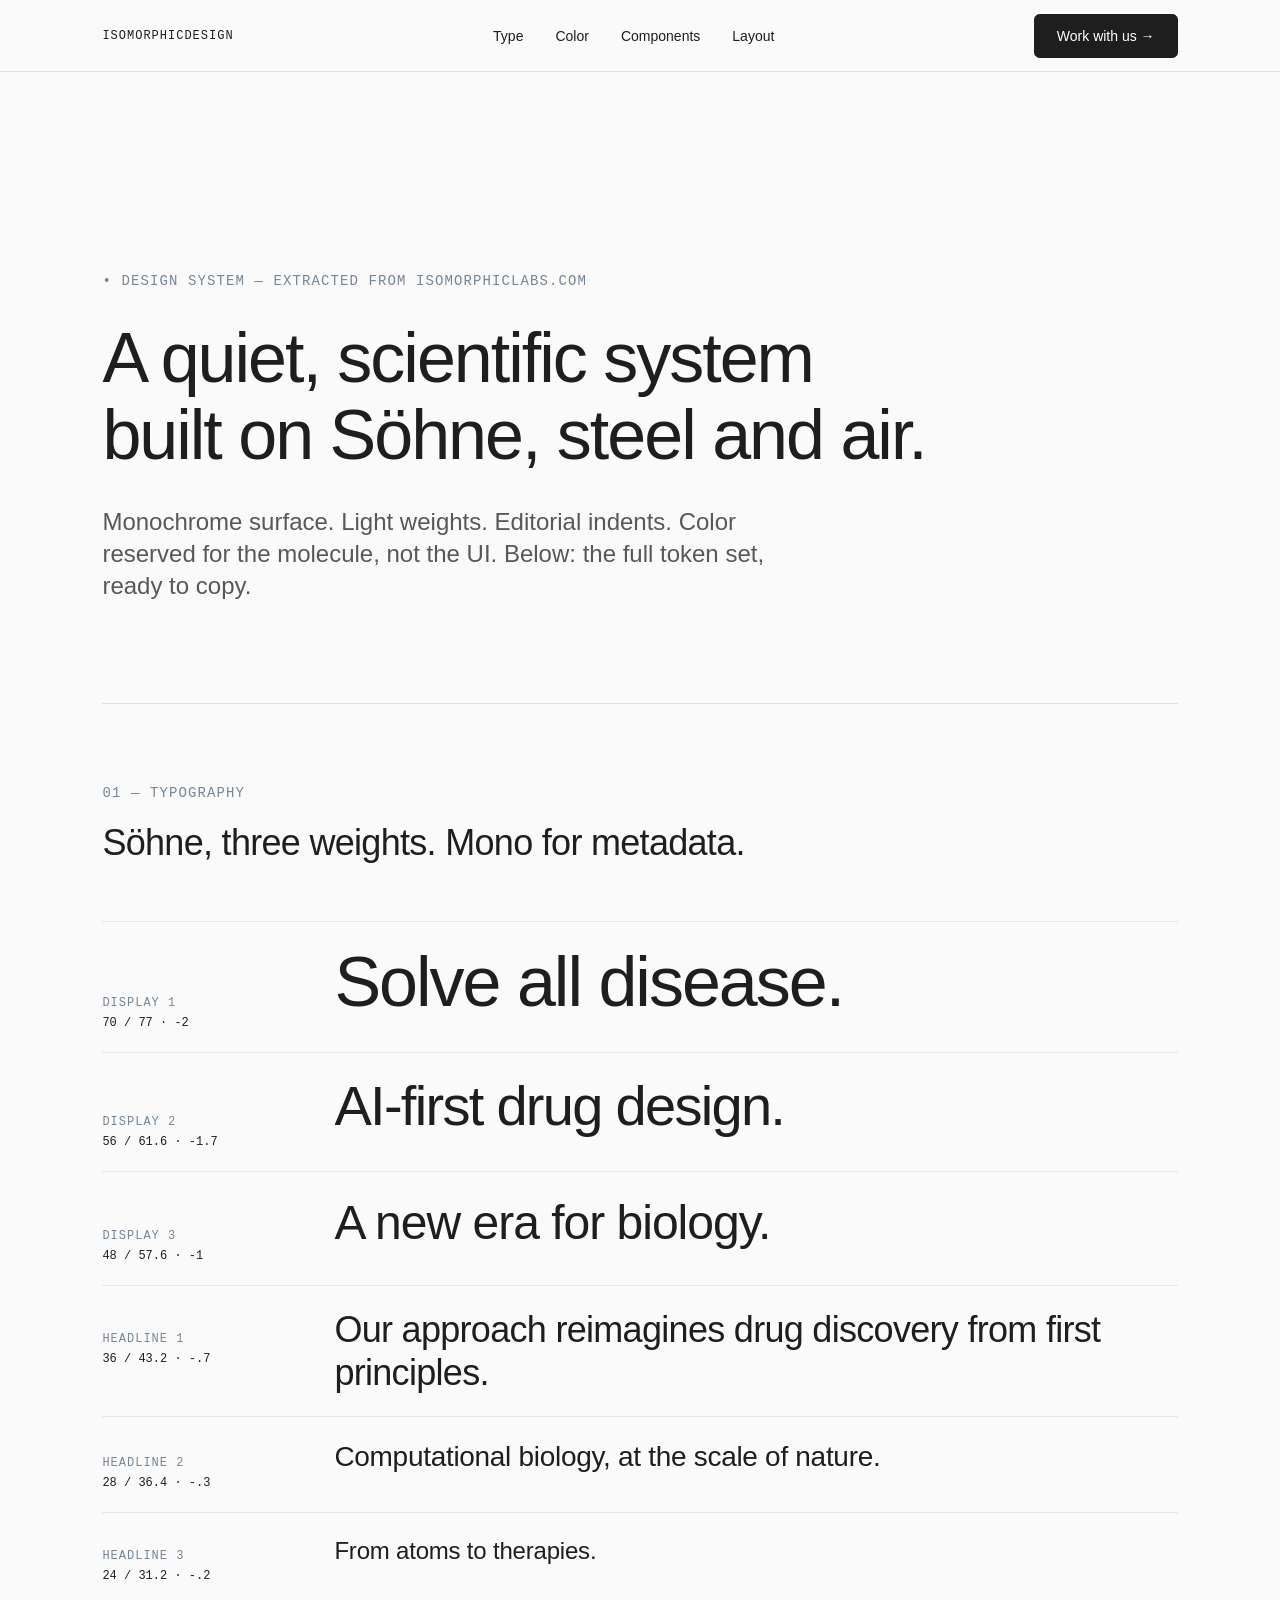
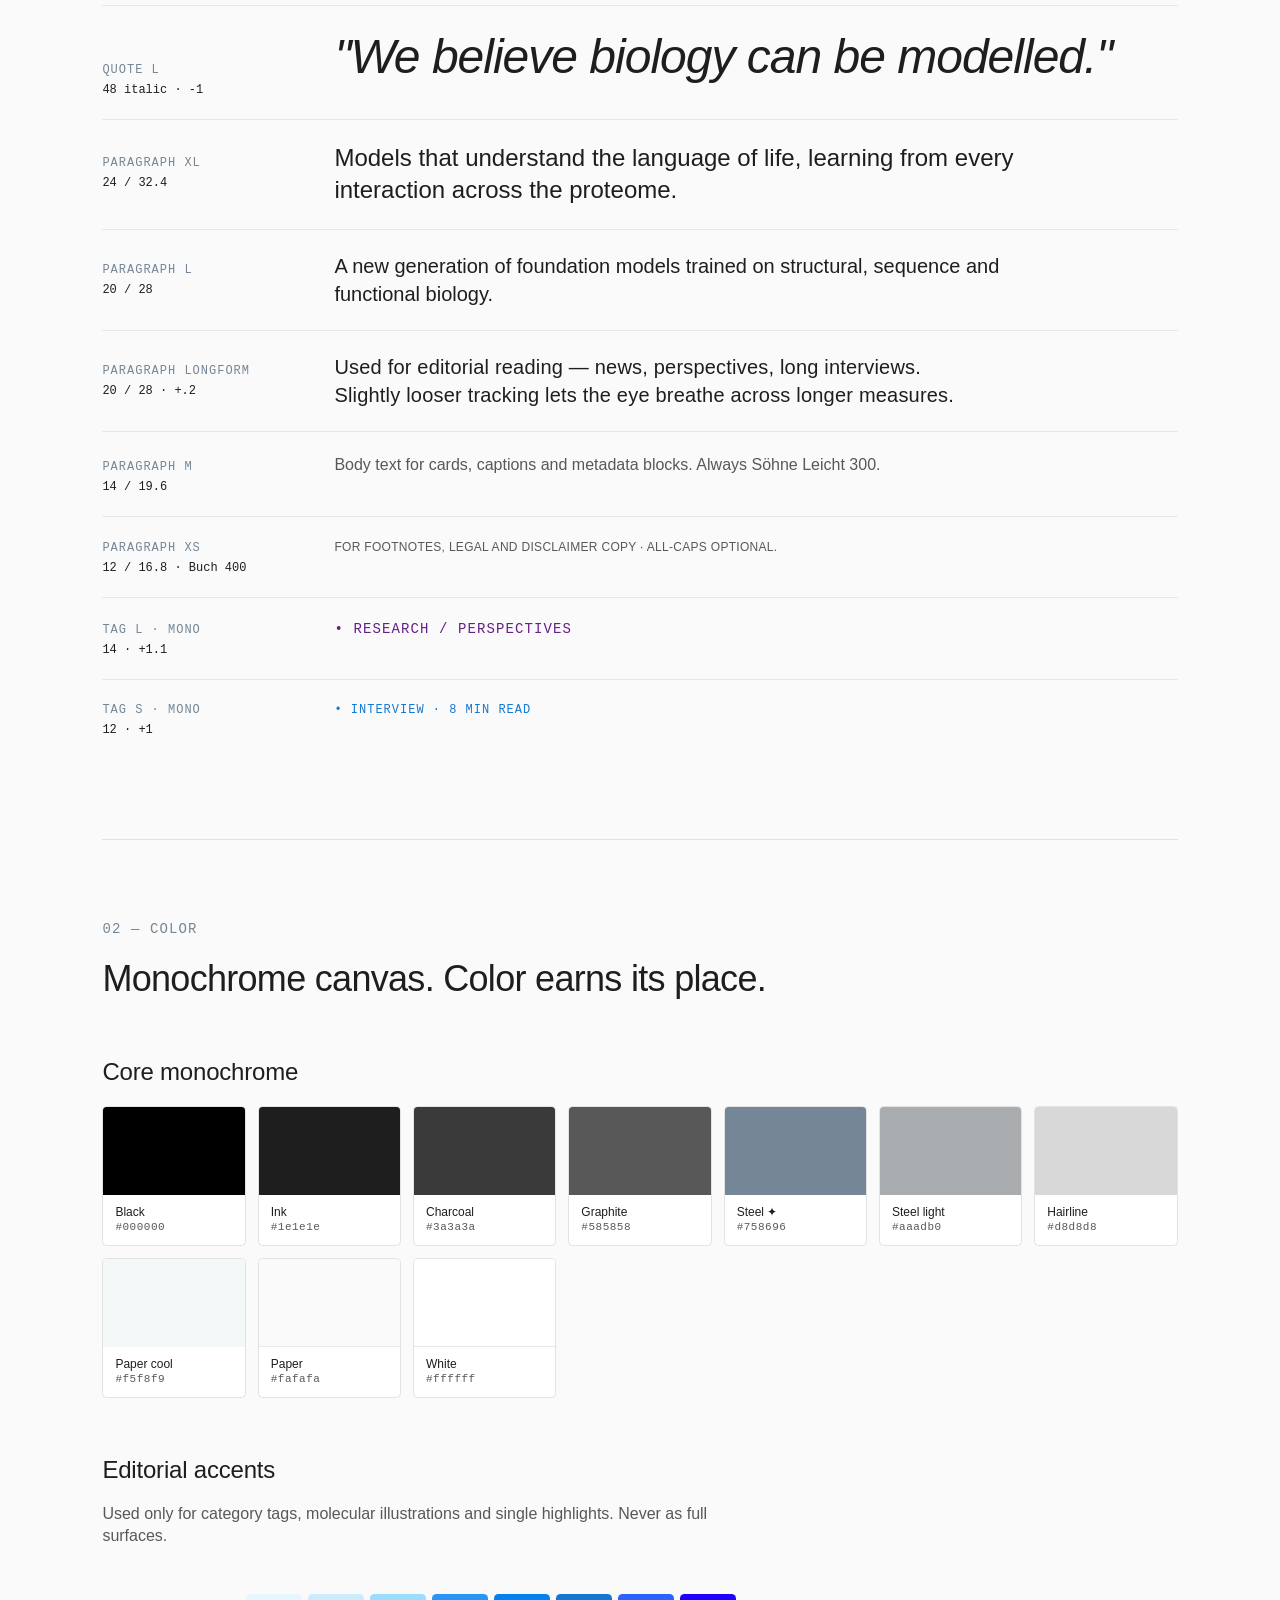
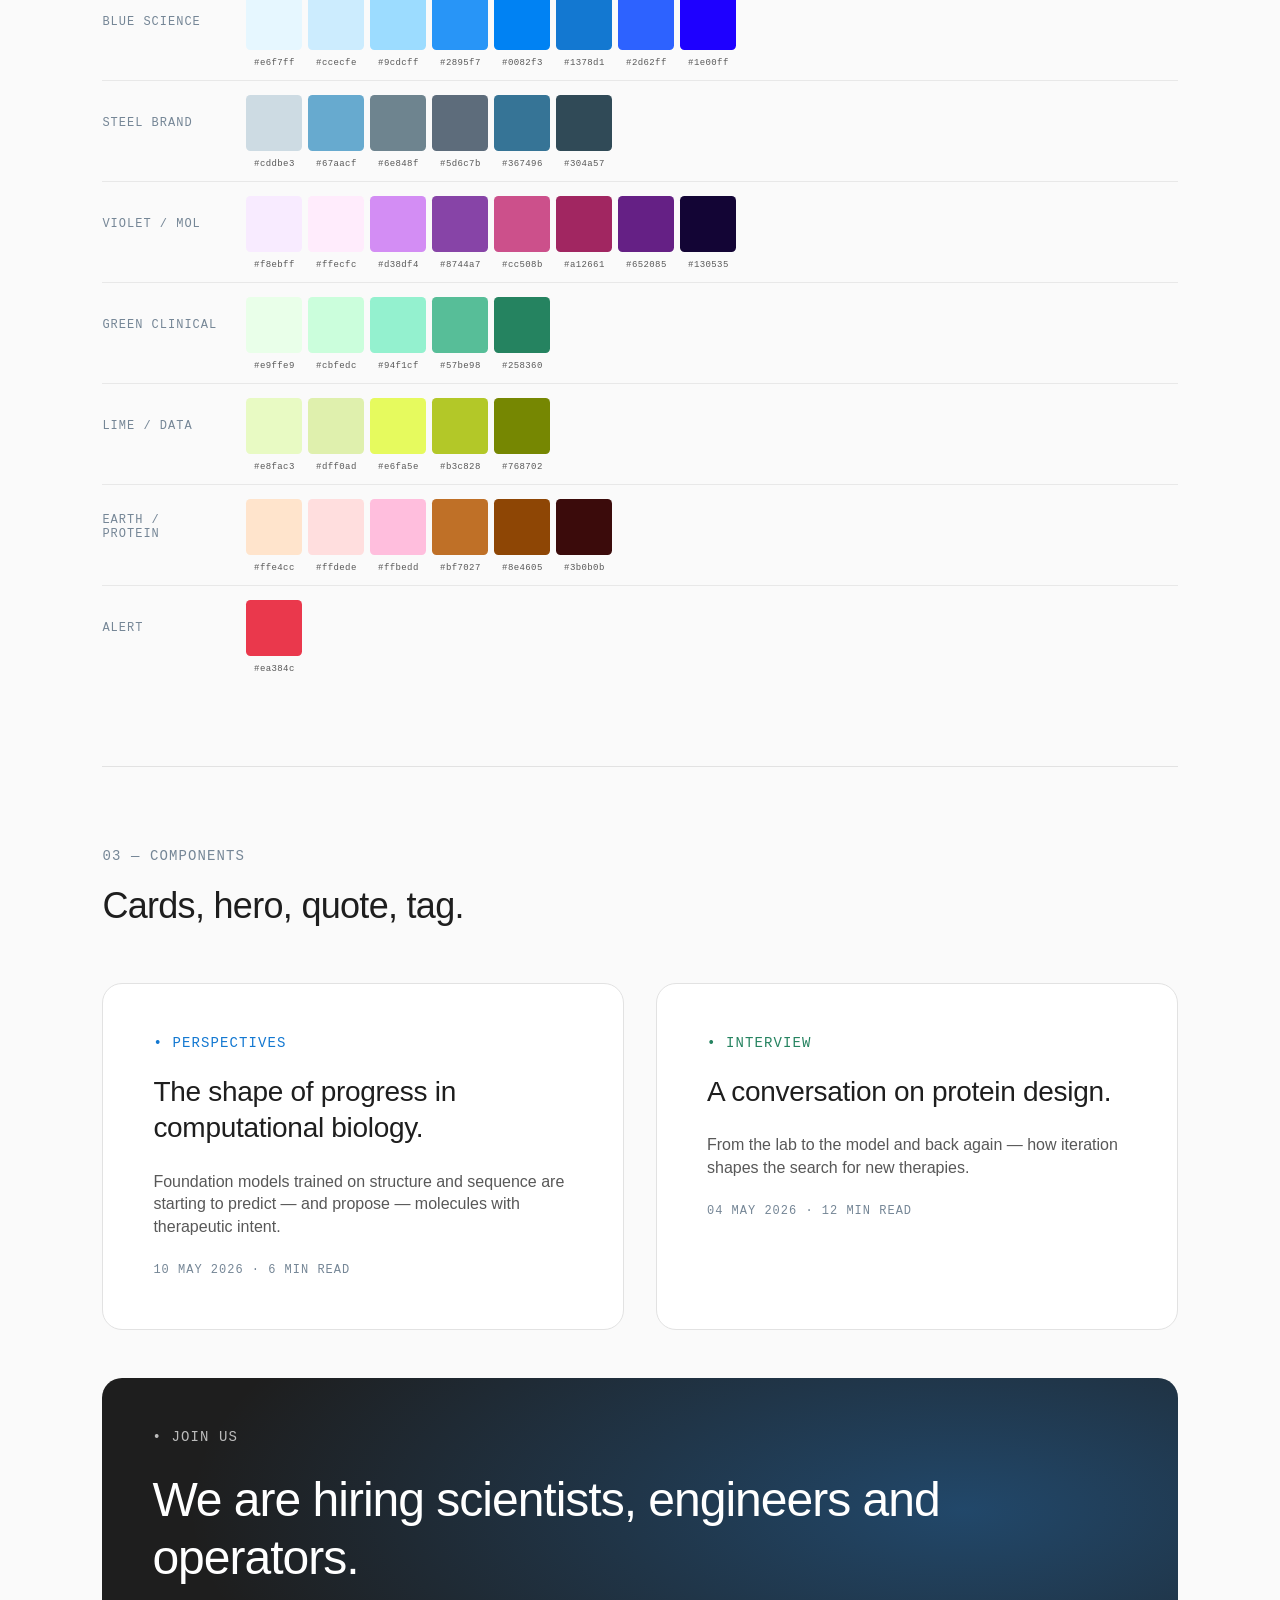
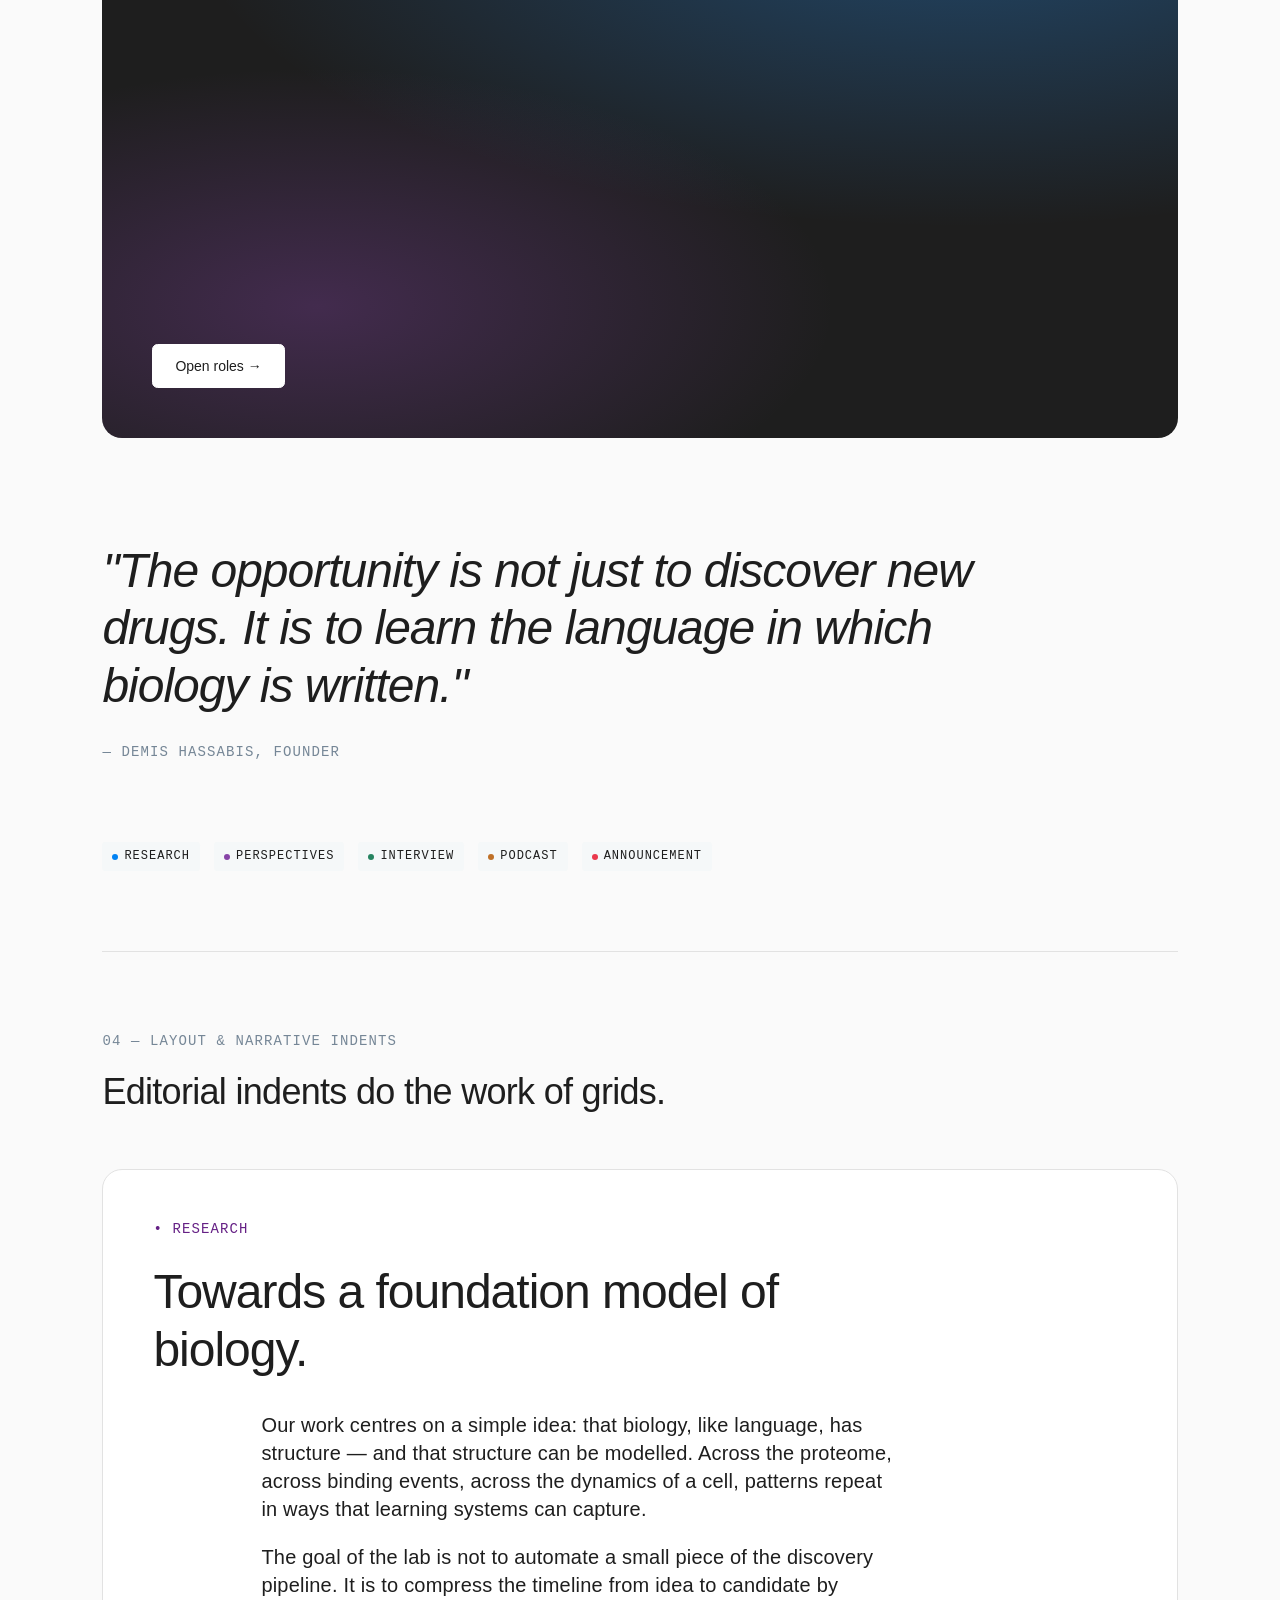
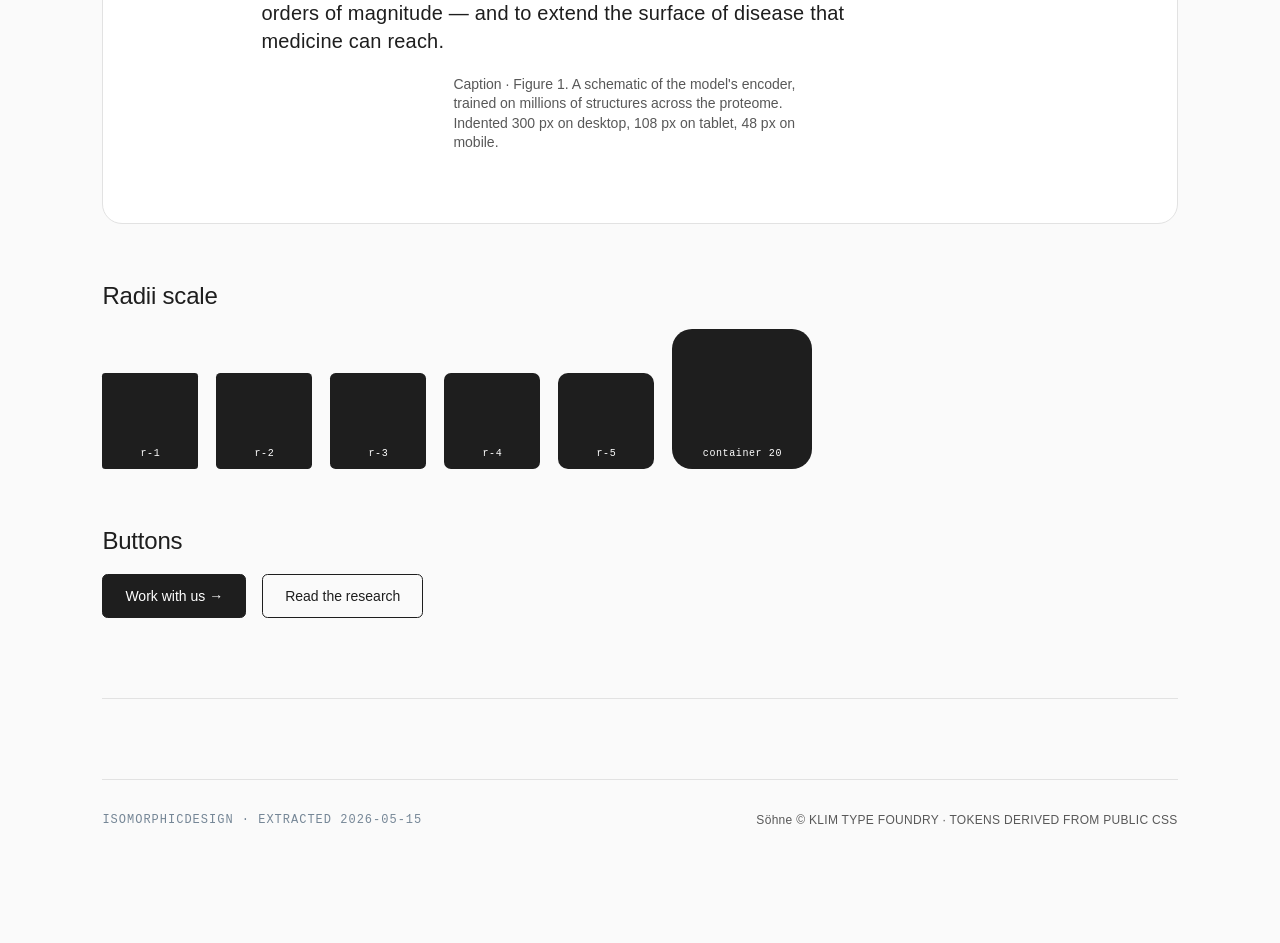
<file: isomorphicdesign/showcase.html>
<!doctype html>
<html lang="es">
<head>
<meta charset="utf-8">
<meta name="viewport" content="width=device-width,initial-scale=1">
<title>isomorphicdesign — showcase</title>
<link rel="stylesheet" href="tokens.css">
<style>
  * { box-sizing: border-box; margin: 0; padding: 0; }
  html, body { background: var(--iso-paper); color: var(--iso-ink); font-family: var(--iso-family-light); -webkit-font-smoothing: antialiased; }

  .page { max-width: var(--iso-screen-max); margin: 0 auto; padding: 80px var(--iso-page-pad) 120px; }
  .nav { position: sticky; top: 0; z-index: 10; display: flex; align-items: center; justify-content: space-between; height: var(--iso-nav-h); padding: 0 var(--iso-page-pad); background: rgba(250,250,250,.92); backdrop-filter: blur(12px); border-bottom: 1px solid var(--iso-hairline-2); }
  .nav__mark { font-family: var(--iso-family-mono); font-size: 12px; letter-spacing: 1px; text-transform: uppercase; }
  .nav__links { display: flex; gap: 32px; font-family: var(--iso-family-light); font-size: 14px; }
  .nav__links a { color: var(--iso-ink); text-decoration: none; }

  section { padding: 80px 0; border-bottom: 1px solid var(--iso-hairline-2); }
  section:last-child { border: 0; }
  .eyebrow { color: var(--iso-steel); margin-bottom: 18px; }
  .sec-title { margin-bottom: 56px; }

  .hero { padding: 120px 0 100px; }
  .hero__tag { color: var(--iso-steel); margin-bottom: 28px; }
  .hero__sub { color: var(--iso-graphite); max-width: 720px; margin-top: 32px; }

  /* Type table */
  .type-row { display: grid; grid-template-columns: 200px 1fr; gap: 32px; padding: 22px 0; border-top: 1px solid var(--iso-hairline-3); align-items: baseline; }
  .type-row:first-child { border-top: 0; }
  .type-meta { font-family: var(--iso-family-mono); font-size: 12px; letter-spacing: 1px; text-transform: uppercase; color: var(--iso-steel); }
  .type-meta b { display: block; color: var(--iso-ink); font-weight: 400; margin-top: 6px; text-transform: none; letter-spacing: 0; }

  /* Palette */
  .swatch-grid { display: grid; grid-template-columns: repeat(auto-fill, minmax(140px, 1fr)); gap: 12px; }
  .swatch { border-radius: var(--iso-radius-2); overflow: hidden; border: 1px solid var(--iso-hairline-2); background: var(--iso-white); }
  .swatch__chip { height: 88px; }
  .swatch__meta { padding: 10px 12px 12px; }
  .swatch__name { font-family: var(--iso-family-body); font-size: 12px; }
  .swatch__hex { font-family: var(--iso-family-mono); font-size: 11px; color: var(--iso-graphite); letter-spacing: .5px; margin-top: 2px; }

  .accent-row { display: grid; grid-template-columns: 120px 1fr; align-items: center; gap: 24px; padding: 14px 0; border-top: 1px solid var(--iso-hairline-3); }
  .accent-row:first-child { border-top: 0; }
  .accent-name { font-family: var(--iso-family-mono); font-size: 12px; letter-spacing: 1px; text-transform: uppercase; color: var(--iso-steel); }
  .accent-chips { display: flex; gap: 6px; flex-wrap: wrap; }
  .accent-chip { width: 56px; height: 56px; border-radius: var(--iso-radius-2); position: relative; }
  .accent-chip::after { content: attr(data-hex); position: absolute; left: 0; right: 0; bottom: -18px; font-family: var(--iso-family-mono); font-size: 9px; text-align: center; color: var(--iso-graphite); letter-spacing: .4px; }
  .accent-row { padding-bottom: 30px; }

  /* Components */
  .grid-2 { display: grid; grid-template-columns: 1fr 1fr; gap: 32px; }
  @media (max-width: 720px) { .grid-2 { grid-template-columns: 1fr; } }

  .news-card { background: var(--iso-white); border-radius: var(--iso-radius-container); padding: var(--iso-card-pad); border: 1px solid var(--iso-hairline-2); }
  .news-card__tag { color: var(--iso-blue-700); margin-bottom: 20px; }
  .news-card__title { color: var(--iso-ink); margin-bottom: 24px; }
  .news-card__meta { color: var(--iso-steel); }

  .hero-block { position: relative; height: var(--iso-hero-h); background: var(--iso-ink); color: var(--iso-white); border-radius: var(--iso-radius-container); padding: var(--iso-card-pad); display: flex; flex-direction: column; justify-content: space-between; overflow: hidden; }
  .hero-block::before { content: ""; position: absolute; inset: 0; background: radial-gradient(120% 80% at 80% 20%, rgba(40, 149, 247, .35), transparent 60%), radial-gradient(80% 60% at 20% 80%, rgba(135, 68, 167, .35), transparent 60%); pointer-events: none; }
  .hero-block * { position: relative; }
  .hero-block__tag { color: rgba(255,255,255,.7); margin-bottom: 24px; }
  .hero-block__cta { margin-top: 28px; }

  .quote-block { padding: 56px 0; }
  .quote-block__attr { color: var(--iso-steel); margin-top: 28px; }

  /* Indents demo */
  .article { background: var(--iso-white); border-radius: var(--iso-radius-container); padding: var(--iso-card-pad); border: 1px solid var(--iso-hairline-2); }
  .article p { margin-bottom: 20px; max-width: 640px; }
  .article .paragraph { margin-left: var(--iso-indent-paragraph); }
  .article .caption { margin-left: var(--iso-indent-caption); color: var(--iso-graphite); max-width: 380px; }

  /* Tag pills */
  .tag-pill { display: inline-flex; align-items: center; gap: 6px; padding: 6px 10px; border-radius: var(--iso-radius-1); background: var(--iso-paper-cool); }
  .tag-dot { width: 6px; height: 6px; border-radius: 50%; }

  .radii-row { display: flex; gap: 18px; align-items: flex-end; flex-wrap: wrap; }
  .radii-box { width: 96px; height: 96px; background: var(--iso-ink); display: flex; align-items: flex-end; justify-content: center; padding: 10px; color: var(--iso-white); font-family: var(--iso-family-mono); font-size: 10px; letter-spacing: .6px; }
</style>
</head>
<body>

<nav class="nav">
  <div class="nav__mark">isomorphicdesign</div>
  <div class="nav__links">
    <a href="#type">Type</a>
    <a href="#color">Color</a>
    <a href="#components">Components</a>
    <a href="#layout">Layout</a>
  </div>
  <a class="iso-btn" href="#">Work with us →</a>
</nav>

<div class="page">

  <!-- HERO -->
  <section class="hero">
    <div class="iso-tag-l hero__tag">• Design system — extracted from isomorphiclabs.com</div>
    <h1 class="iso-display-1">A quiet, scientific system<br>built on Söhne, steel and air.</h1>
    <p class="iso-p-xl hero__sub">Monochrome surface. Light weights. Editorial indents. Color reserved for the molecule, not the UI. Below: the full token set, ready to copy.</p>
  </section>

  <!-- TYPE -->
  <section id="type">
    <div class="iso-tag-l eyebrow">01 — Typography</div>
    <h2 class="iso-h1 sec-title">Söhne, three weights. Mono for metadata.</h2>

    <div class="type-row">
      <div class="type-meta">Display 1<b>70 / 77 · -2</b></div>
      <div class="iso-display-1">Solve all disease.</div>
    </div>
    <div class="type-row">
      <div class="type-meta">Display 2<b>56 / 61.6 · -1.7</b></div>
      <div class="iso-display-2">AI-first drug design.</div>
    </div>
    <div class="type-row">
      <div class="type-meta">Display 3<b>48 / 57.6 · -1</b></div>
      <div class="iso-display-3">A new era for biology.</div>
    </div>
    <div class="type-row">
      <div class="type-meta">Headline 1<b>36 / 43.2 · -.7</b></div>
      <div class="iso-h1">Our approach reimagines drug discovery from first principles.</div>
    </div>
    <div class="type-row">
      <div class="type-meta">Headline 2<b>28 / 36.4 · -.3</b></div>
      <div class="iso-h2">Computational biology, at the scale of nature.</div>
    </div>
    <div class="type-row">
      <div class="type-meta">Headline 3<b>24 / 31.2 · -.2</b></div>
      <div class="iso-h3">From atoms to therapies.</div>
    </div>
    <div class="type-row">
      <div class="type-meta">Quote L<b>48 italic · -1</b></div>
      <div class="iso-quote-l"><em>"We believe biology can be modelled."</em></div>
    </div>
    <div class="type-row">
      <div class="type-meta">Paragraph XL<b>24 / 32.4</b></div>
      <div class="iso-p-xl" style="max-width:780px">Models that understand the language of life, learning from every interaction across the proteome.</div>
    </div>
    <div class="type-row">
      <div class="type-meta">Paragraph L<b>20 / 28</b></div>
      <div class="iso-p-l" style="max-width:680px">A new generation of foundation models trained on structural, sequence and functional biology.</div>
    </div>
    <div class="type-row">
      <div class="type-meta">Paragraph Longform<b>20 / 28 · +.2</b></div>
      <div class="iso-p-long" style="max-width:640px">Used for editorial reading — news, perspectives, long interviews. Slightly looser tracking lets the eye breathe across longer measures.</div>
    </div>
    <div class="type-row">
      <div class="type-meta">Paragraph M<b>14 / 19.6</b></div>
      <div class="iso-p-m" style="max-width:560px;color:var(--iso-graphite)">Body text for cards, captions and metadata blocks. Always Söhne Leicht 300.</div>
    </div>
    <div class="type-row">
      <div class="type-meta">Paragraph XS<b>12 / 16.8 · Buch 400</b></div>
      <div class="iso-p-xs" style="color:var(--iso-graphite)">FOR FOOTNOTES, LEGAL AND DISCLAIMER COPY · ALL-CAPS OPTIONAL.</div>
    </div>
    <div class="type-row">
      <div class="type-meta">Tag L · Mono<b>14 · +1.1</b></div>
      <div class="iso-tag-l" style="color:var(--iso-violet-700)">• RESEARCH / PERSPECTIVES</div>
    </div>
    <div class="type-row">
      <div class="type-meta">Tag S · Mono<b>12 · +1</b></div>
      <div class="iso-tag-s" style="color:var(--iso-blue-700)">• INTERVIEW · 8 MIN READ</div>
    </div>
  </section>

  <!-- COLOR -->
  <section id="color">
    <div class="iso-tag-l eyebrow">02 — Color</div>
    <h2 class="iso-h1 sec-title">Monochrome canvas. Color earns its place.</h2>

    <h3 class="iso-h3" style="margin-bottom:18px">Core monochrome</h3>
    <div class="swatch-grid" style="margin-bottom:56px">
      <div class="swatch"><div class="swatch__chip" style="background:#000"></div><div class="swatch__meta"><div class="swatch__name">Black</div><div class="swatch__hex">#000000</div></div></div>
      <div class="swatch"><div class="swatch__chip" style="background:#1e1e1e"></div><div class="swatch__meta"><div class="swatch__name">Ink</div><div class="swatch__hex">#1e1e1e</div></div></div>
      <div class="swatch"><div class="swatch__chip" style="background:#3a3a3a"></div><div class="swatch__meta"><div class="swatch__name">Charcoal</div><div class="swatch__hex">#3a3a3a</div></div></div>
      <div class="swatch"><div class="swatch__chip" style="background:#585858"></div><div class="swatch__meta"><div class="swatch__name">Graphite</div><div class="swatch__hex">#585858</div></div></div>
      <div class="swatch"><div class="swatch__chip" style="background:#758696"></div><div class="swatch__meta"><div class="swatch__name">Steel ✦</div><div class="swatch__hex">#758696</div></div></div>
      <div class="swatch"><div class="swatch__chip" style="background:#aaadb0"></div><div class="swatch__meta"><div class="swatch__name">Steel light</div><div class="swatch__hex">#aaadb0</div></div></div>
      <div class="swatch"><div class="swatch__chip" style="background:#d8d8d8"></div><div class="swatch__meta"><div class="swatch__name">Hairline</div><div class="swatch__hex">#d8d8d8</div></div></div>
      <div class="swatch"><div class="swatch__chip" style="background:#f5f8f9"></div><div class="swatch__meta"><div class="swatch__name">Paper cool</div><div class="swatch__hex">#f5f8f9</div></div></div>
      <div class="swatch"><div class="swatch__chip" style="background:#fafafa;border-bottom:1px solid #e8e8e8"></div><div class="swatch__meta"><div class="swatch__name">Paper</div><div class="swatch__hex">#fafafa</div></div></div>
      <div class="swatch"><div class="swatch__chip" style="background:#fff;border-bottom:1px solid #e8e8e8"></div><div class="swatch__meta"><div class="swatch__name">White</div><div class="swatch__hex">#ffffff</div></div></div>
    </div>

    <h3 class="iso-h3" style="margin-bottom:18px">Editorial accents</h3>
    <p class="iso-p-m" style="color:var(--iso-graphite);margin-bottom:32px;max-width:620px">Used only for category tags, molecular illustrations and single highlights. Never as full surfaces.</p>

    <div>
      <div class="accent-row">
        <div class="accent-name">Blue science</div>
        <div class="accent-chips">
          <div class="accent-chip" style="background:#e6f7ff" data-hex="#e6f7ff"></div>
          <div class="accent-chip" style="background:#ccecfe" data-hex="#ccecfe"></div>
          <div class="accent-chip" style="background:#9cdcff" data-hex="#9cdcff"></div>
          <div class="accent-chip" style="background:#2895f7" data-hex="#2895f7"></div>
          <div class="accent-chip" style="background:#0082f3" data-hex="#0082f3"></div>
          <div class="accent-chip" style="background:#1378d1" data-hex="#1378d1"></div>
          <div class="accent-chip" style="background:#2d62ff" data-hex="#2d62ff"></div>
          <div class="accent-chip" style="background:#1e00ff" data-hex="#1e00ff"></div>
        </div>
      </div>
      <div class="accent-row">
        <div class="accent-name">Steel brand</div>
        <div class="accent-chips">
          <div class="accent-chip" style="background:#cddbe3" data-hex="#cddbe3"></div>
          <div class="accent-chip" style="background:#67aacf" data-hex="#67aacf"></div>
          <div class="accent-chip" style="background:#6e848f" data-hex="#6e848f"></div>
          <div class="accent-chip" style="background:#5d6c7b" data-hex="#5d6c7b"></div>
          <div class="accent-chip" style="background:#367496" data-hex="#367496"></div>
          <div class="accent-chip" style="background:#304a57" data-hex="#304a57"></div>
        </div>
      </div>
      <div class="accent-row">
        <div class="accent-name">Violet / mol</div>
        <div class="accent-chips">
          <div class="accent-chip" style="background:#f8ebff" data-hex="#f8ebff"></div>
          <div class="accent-chip" style="background:#ffecfc" data-hex="#ffecfc"></div>
          <div class="accent-chip" style="background:#d38df4" data-hex="#d38df4"></div>
          <div class="accent-chip" style="background:#8744a7" data-hex="#8744a7"></div>
          <div class="accent-chip" style="background:#cc508b" data-hex="#cc508b"></div>
          <div class="accent-chip" style="background:#a12661" data-hex="#a12661"></div>
          <div class="accent-chip" style="background:#652085" data-hex="#652085"></div>
          <div class="accent-chip" style="background:#130535" data-hex="#130535"></div>
        </div>
      </div>
      <div class="accent-row">
        <div class="accent-name">Green clinical</div>
        <div class="accent-chips">
          <div class="accent-chip" style="background:#e9ffe9" data-hex="#e9ffe9"></div>
          <div class="accent-chip" style="background:#cbfedc" data-hex="#cbfedc"></div>
          <div class="accent-chip" style="background:#94f1cf" data-hex="#94f1cf"></div>
          <div class="accent-chip" style="background:#57be98" data-hex="#57be98"></div>
          <div class="accent-chip" style="background:#258360" data-hex="#258360"></div>
        </div>
      </div>
      <div class="accent-row">
        <div class="accent-name">Lime / data</div>
        <div class="accent-chips">
          <div class="accent-chip" style="background:#e8fac3" data-hex="#e8fac3"></div>
          <div class="accent-chip" style="background:#dff0ad" data-hex="#dff0ad"></div>
          <div class="accent-chip" style="background:#e6fa5e" data-hex="#e6fa5e"></div>
          <div class="accent-chip" style="background:#b3c828" data-hex="#b3c828"></div>
          <div class="accent-chip" style="background:#768702" data-hex="#768702"></div>
        </div>
      </div>
      <div class="accent-row">
        <div class="accent-name">Earth / protein</div>
        <div class="accent-chips">
          <div class="accent-chip" style="background:#ffe4cc" data-hex="#ffe4cc"></div>
          <div class="accent-chip" style="background:#ffdede" data-hex="#ffdede"></div>
          <div class="accent-chip" style="background:#ffbedd" data-hex="#ffbedd"></div>
          <div class="accent-chip" style="background:#bf7027" data-hex="#bf7027"></div>
          <div class="accent-chip" style="background:#8e4605" data-hex="#8e4605"></div>
          <div class="accent-chip" style="background:#3b0b0b" data-hex="#3b0b0b"></div>
        </div>
      </div>
      <div class="accent-row">
        <div class="accent-name">Alert</div>
        <div class="accent-chips">
          <div class="accent-chip" style="background:#ea384c" data-hex="#ea384c"></div>
        </div>
      </div>
    </div>
  </section>

  <!-- COMPONENTS -->
  <section id="components">
    <div class="iso-tag-l eyebrow">03 — Components</div>
    <h2 class="iso-h1 sec-title">Cards, hero, quote, tag.</h2>

    <div class="grid-2" style="margin-bottom:48px">
      <article class="news-card">
        <div class="iso-tag-l news-card__tag">• PERSPECTIVES</div>
        <h3 class="iso-h2 news-card__title">The shape of progress in computational biology.</h3>
        <p class="iso-p-m" style="color:var(--iso-graphite);margin-bottom:24px">Foundation models trained on structure and sequence are starting to predict — and propose — molecules with therapeutic intent.</p>
        <div class="iso-tag-s news-card__meta">10 MAY 2026 · 6 MIN READ</div>
      </article>
      <article class="news-card">
        <div class="iso-tag-l news-card__tag" style="color:var(--iso-green-700)">• INTERVIEW</div>
        <h3 class="iso-h2 news-card__title">A conversation on protein design.</h3>
        <p class="iso-p-m" style="color:var(--iso-graphite);margin-bottom:24px">From the lab to the model and back again — how iteration shapes the search for new therapies.</p>
        <div class="iso-tag-s news-card__meta" style="color:var(--iso-steel)">04 MAY 2026 · 12 MIN READ</div>
      </article>
    </div>

    <div class="hero-block" style="margin-bottom:48px">
      <div>
        <div class="iso-tag-l hero-block__tag">• JOIN US</div>
        <h3 class="iso-display-3">We are hiring scientists, engineers and operators.</h3>
      </div>
      <a class="iso-btn hero-block__cta" href="#" style="background:#fff;color:#1e1e1e;border-color:#fff;align-self:flex-start">Open roles →</a>
    </div>

    <div class="quote-block">
      <div class="iso-quote-l" style="color:var(--iso-ink);max-width:880px"><em>"The opportunity is not just to discover new drugs. It is to learn the language in which biology is written."</em></div>
      <div class="iso-tag-l quote-block__attr">— DEMIS HASSABIS, FOUNDER</div>
    </div>

    <div style="display:flex;gap:14px;flex-wrap:wrap;margin-top:24px">
      <span class="tag-pill"><span class="tag-dot" style="background:#0082f3"></span><span class="iso-tag-s">RESEARCH</span></span>
      <span class="tag-pill"><span class="tag-dot" style="background:#8744a7"></span><span class="iso-tag-s">PERSPECTIVES</span></span>
      <span class="tag-pill"><span class="tag-dot" style="background:#258360"></span><span class="iso-tag-s">INTERVIEW</span></span>
      <span class="tag-pill"><span class="tag-dot" style="background:#bf7027"></span><span class="iso-tag-s">PODCAST</span></span>
      <span class="tag-pill"><span class="tag-dot" style="background:#ea384c"></span><span class="iso-tag-s">ANNOUNCEMENT</span></span>
    </div>
  </section>

  <!-- LAYOUT -->
  <section id="layout">
    <div class="iso-tag-l eyebrow">04 — Layout & narrative indents</div>
    <h2 class="iso-h1 sec-title">Editorial indents do the work of grids.</h2>

    <div class="article">
      <div class="iso-tag-l" style="color:var(--iso-violet-700);margin-bottom:24px">• RESEARCH</div>
      <h3 class="iso-display-3" style="margin-bottom:32px;max-width:780px">Towards a foundation model of biology.</h3>

      <p class="iso-p-long paragraph">Our work centres on a simple idea: that biology, like language, has structure — and that structure can be modelled. Across the proteome, across binding events, across the dynamics of a cell, patterns repeat in ways that learning systems can capture.</p>
      <p class="iso-p-long paragraph">The goal of the lab is not to automate a small piece of the discovery pipeline. It is to compress the timeline from idea to candidate by orders of magnitude — and to extend the surface of disease that medicine can reach.</p>
      <p class="iso-p-s caption">Caption · Figure 1. A schematic of the model's encoder, trained on millions of structures across the proteome. Indented 300 px on desktop, 108 px on tablet, 48 px on mobile.</p>
    </div>

    <h3 class="iso-h3" style="margin:56px 0 18px">Radii scale</h3>
    <div class="radii-row">
      <div class="radii-box" style="border-radius:var(--iso-radius-1)">r-1</div>
      <div class="radii-box" style="border-radius:var(--iso-radius-2)">r-2</div>
      <div class="radii-box" style="border-radius:var(--iso-radius-3)">r-3</div>
      <div class="radii-box" style="border-radius:var(--iso-radius-4)">r-4</div>
      <div class="radii-box" style="border-radius:var(--iso-radius-5)">r-5</div>
      <div class="radii-box" style="border-radius:var(--iso-radius-container);width:140px;height:140px">container 20</div>
    </div>

    <h3 class="iso-h3" style="margin:56px 0 18px">Buttons</h3>
    <div style="display:flex;gap:16px;flex-wrap:wrap">
      <a class="iso-btn" href="#">Work with us →</a>
      <a class="iso-btn iso-btn--ghost" href="#">Read the research</a>
    </div>
  </section>

  <footer style="margin-top:80px;padding-top:32px;border-top:1px solid var(--iso-hairline-2);display:flex;justify-content:space-between;align-items:center;flex-wrap:wrap;gap:16px">
    <div class="iso-tag-s" style="color:var(--iso-steel)">ISOMORPHICDESIGN · EXTRACTED 2026-05-15</div>
    <div class="iso-p-xs" style="color:var(--iso-graphite)">Söhne © KLIM TYPE FOUNDRY · TOKENS DERIVED FROM PUBLIC CSS</div>
  </footer>

</div>
</body>
</html>
</file>
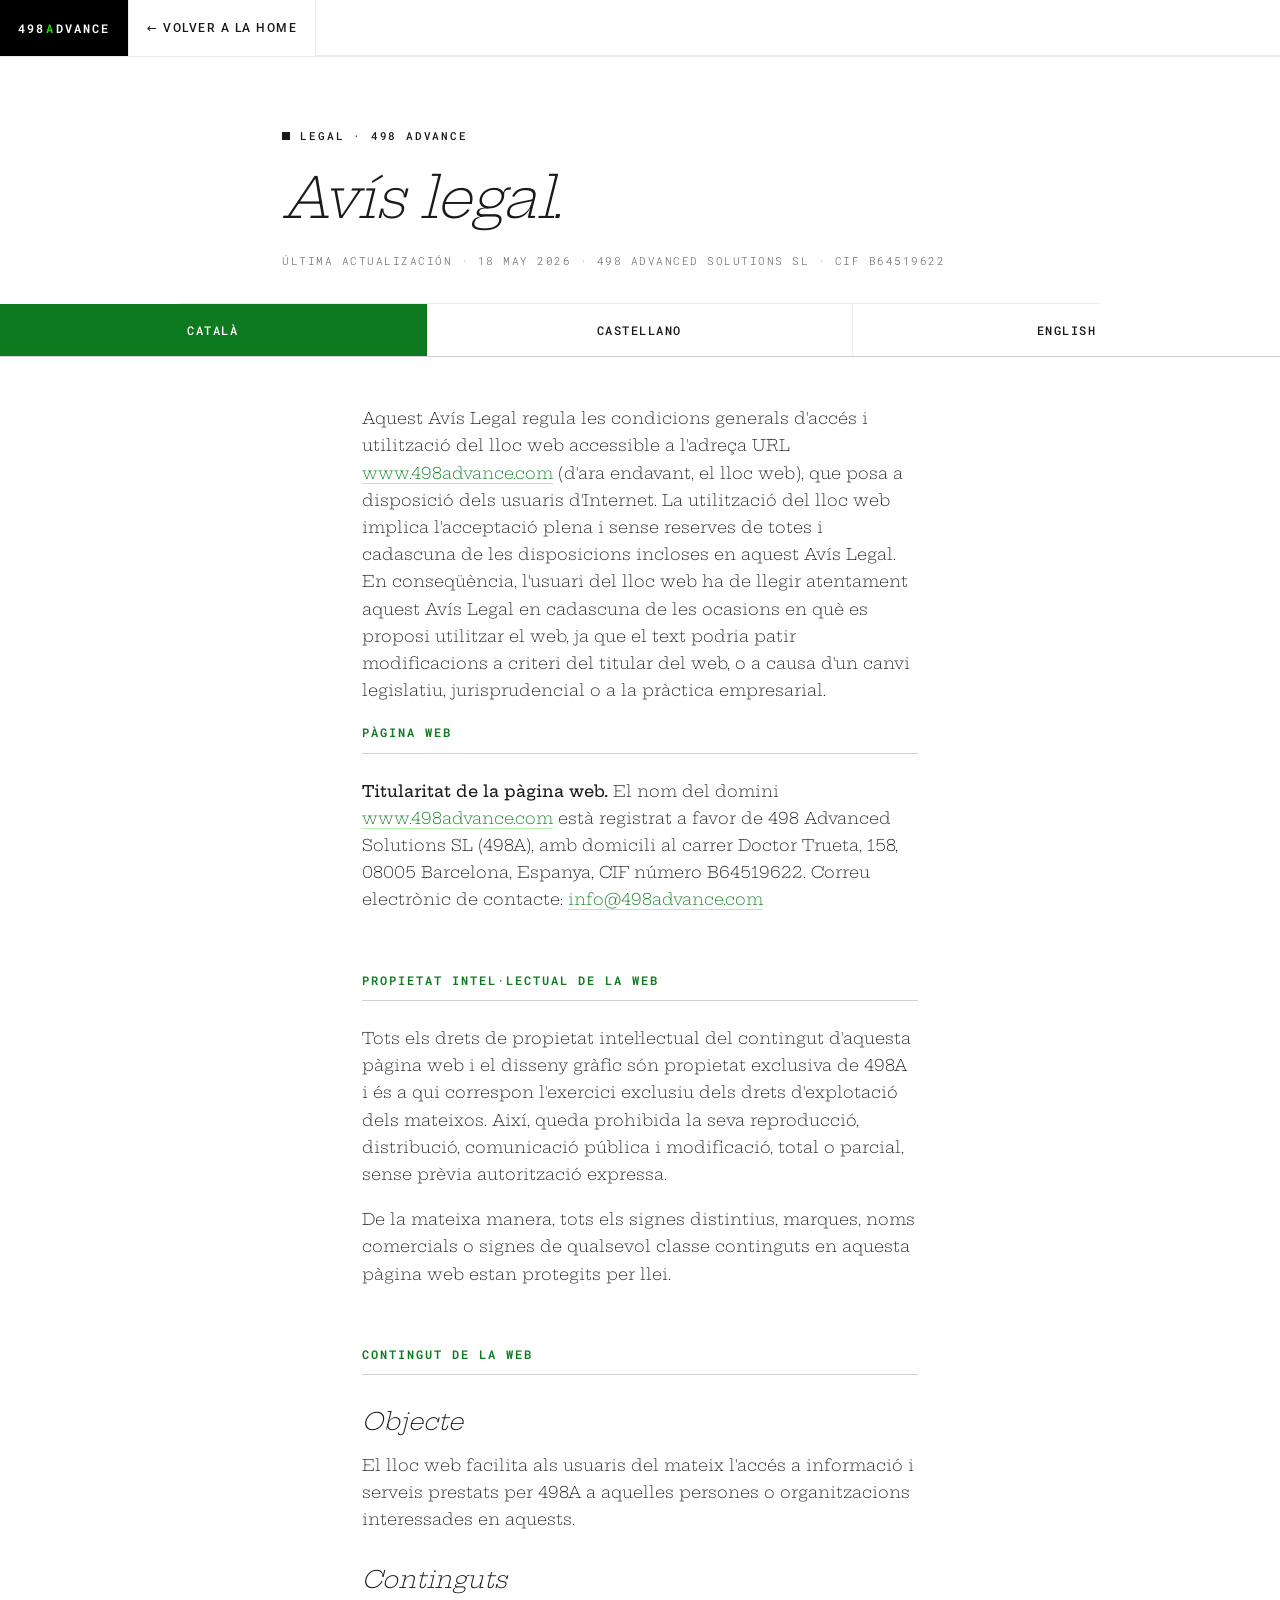
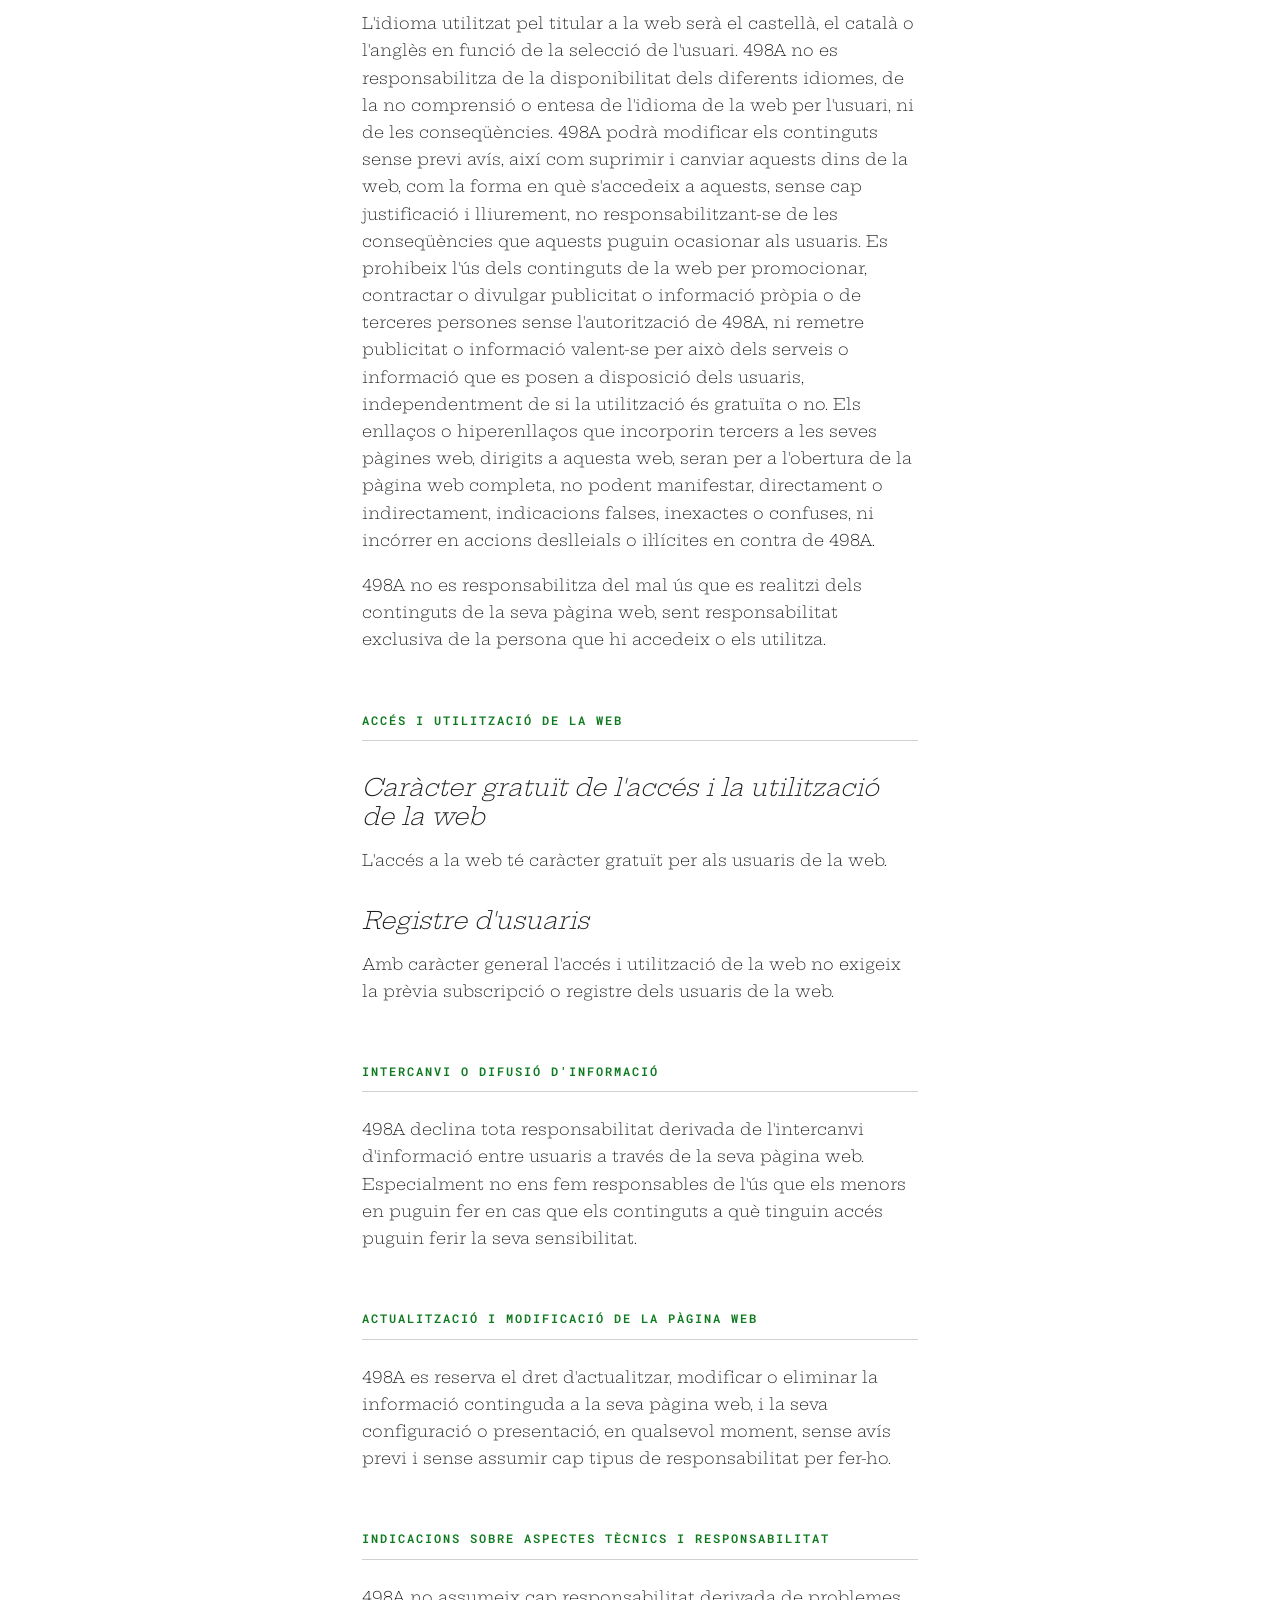
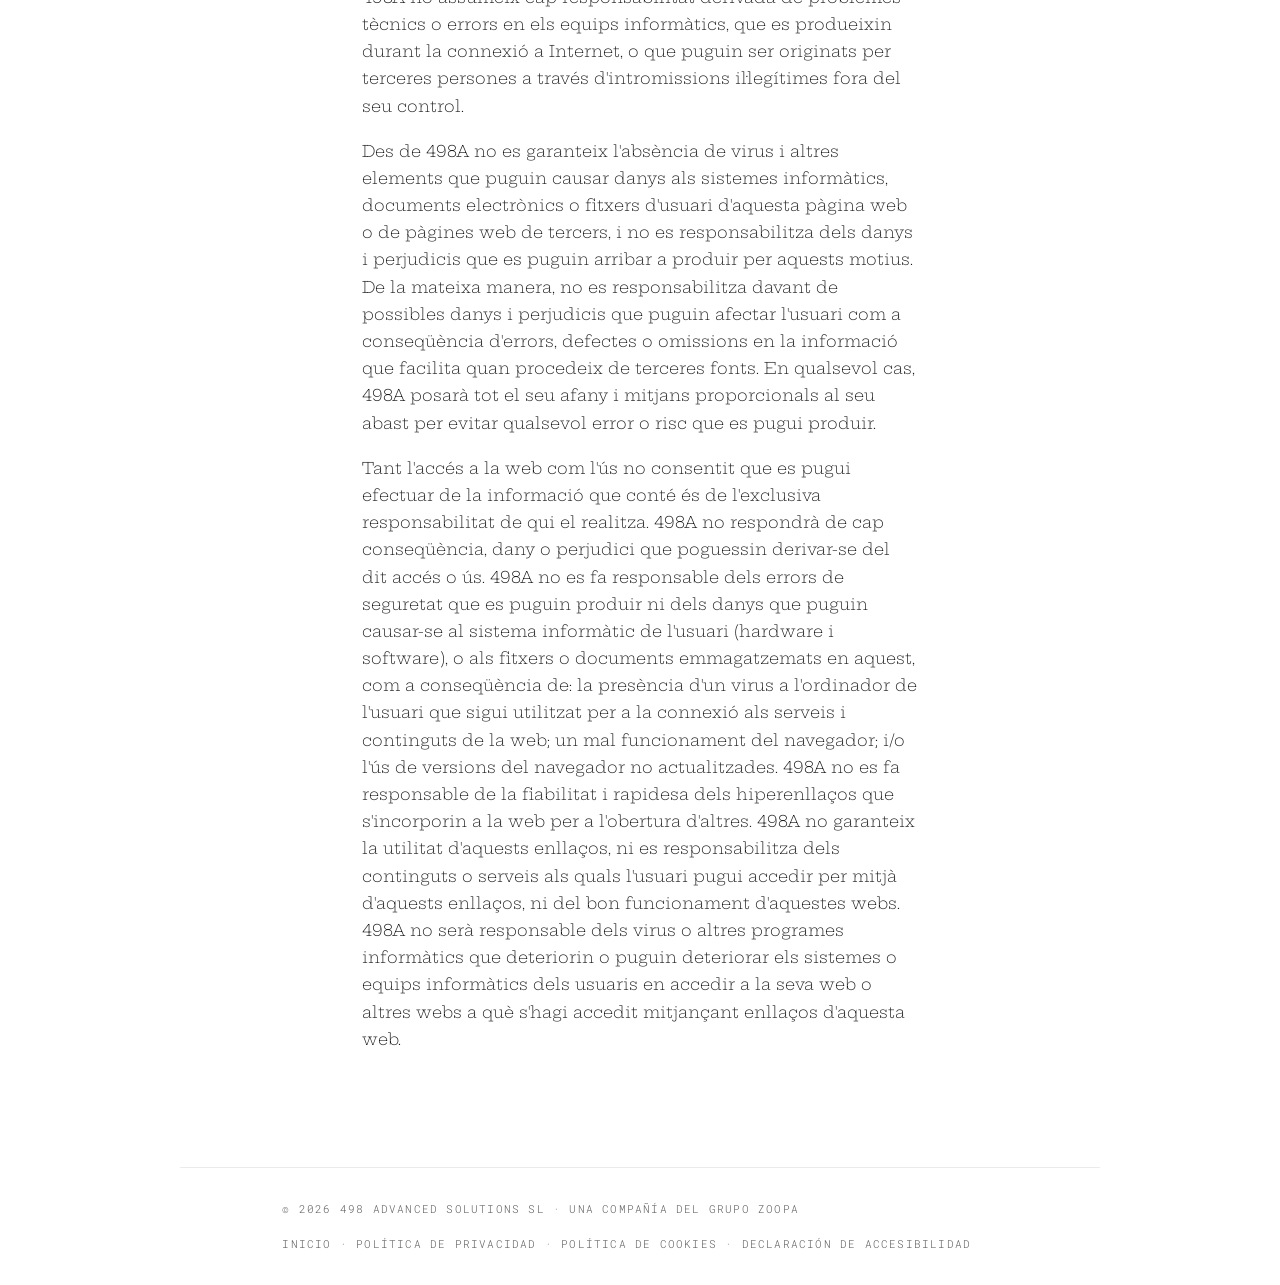
<file: 498Adesign/legal/aviso-legal.html>
<!DOCTYPE html>
<html lang="ca">
<head>
<meta charset="utf-8">
<meta name="viewport" content="width=device-width, initial-scale=1">
<title>Avís legal · 498 Advance</title>
<meta name="description" content="Avís legal de 498 Advance · 498 Advanced Solutions SL · CIF B64519622">
<link rel="stylesheet" href="../tokens.css">
<style>
  /* ===================================================================
     Página legal · usa tokens del design system 498A v2.1
     Layout editorial puro · max-width contenido para lectura cómoda
     =================================================================== */
  :root {
    --pg-text: #1A1A1A;
    --pg-text-muted: #5C5C5C;
    --pg-text-faint: #999999;
    --pg-line: rgba(0, 0, 0, .08);
    --pg-line-strong: rgba(0, 0, 0, .18);
    --pg-paper: #FAFAFA;
    --pg-rail-width: 148px;
  }
  * { box-sizing: border-box; margin: 0; padding: 0; }
  html { scroll-behavior: smooth; }
  body {
    font-family: var(--498-family-body);
    font-weight: 300;
    font-size: 16px;
    line-height: 1.7;
    color: var(--pg-text);
    background: var(--498-white);
  }

  /* Nav superior simple · brand + back link */
  .legal-nav {
    display: flex;
    align-items: stretch;
    border-bottom: 1px solid var(--pg-line);
    padding: 0;
  }
  .legal-nav__brand {
    display: inline-flex; align-items: center;
    padding: 0 18px;
    background: var(--498-black);
    color: var(--498-white);
    font-family: var(--498-family-mono); font-size: 12px;
    letter-spacing: 2px; text-transform: uppercase; font-weight: 600;
    text-decoration: none;
    height: 56px;
  }
  .legal-nav__brand em { color: var(--498-green); font-style: normal; margin: 0 1px; }
  .legal-nav__back {
    display: inline-flex; align-items: center; gap: 8px;
    padding: 0 18px;
    border-left: 1px solid var(--pg-line);
    border-right: 1px solid var(--pg-line);
    color: var(--pg-text);
    text-decoration: none;
    font-family: var(--498-family-ui); font-size: 12px;
    text-transform: uppercase; letter-spacing: 1.5px; font-weight: 500;
    height: 56px;
    transition: background .2s, color .2s;
  }
  .legal-nav__back:hover { background: var(--498-green-50); color: var(--498-green-deep); }
  .legal-nav__spacer { flex: 1; border-bottom: 1px solid var(--pg-line); }

  /* Header del documento */
  .legal-header {
    padding: 64px 8vw 32px;
    max-width: 920px;
    margin: 0 auto;
    border-bottom: 1px solid var(--pg-line);
  }
  .legal-header__eyebrow {
    display: inline-flex; align-items: center; gap: 10px;
    font-family: var(--498-family-mono); font-size: 11px;
    letter-spacing: 1.8px; text-transform: uppercase;
    color: var(--pg-text); font-weight: 500;
    margin-bottom: 24px;
  }
  .legal-header__eyebrow::before {
    content: ""; display: inline-block;
    width: 8px; height: 8px;
    background: var(--pg-text);
  }
  .legal-header__title {
    font-family: var(--498-family-body);
    font-weight: 300; font-style: italic;
    font-size: 56px; line-height: 1.05; letter-spacing: -1.5px;
    color: var(--pg-text);
    margin-bottom: 24px;
  }
  .legal-header__meta {
    font-family: var(--498-family-mono); font-size: 11px;
    letter-spacing: 1.5px; text-transform: uppercase;
    color: var(--pg-text-muted);
  }
  @media (max-width: 720px) {
    .legal-header { padding: 40px 6vw 24px; }
    .legal-header__title { font-size: 36px; }
  }

  /* Lang selector · matriz 1x3 sticky · CA / ES / EN */
  .legal-lang {
    position: sticky; top: 0; z-index: 10;
    display: grid; grid-template-columns: repeat(3, 1fr);
    background: rgba(255,255,255,.96);
    backdrop-filter: blur(12px);
    border-bottom: 1px solid var(--pg-line-strong);
  }
  .legal-lang__cell {
    display: inline-flex; align-items: center; justify-content: center;
    padding: 16px 0;
    font-family: var(--498-family-mono); font-size: 12px;
    letter-spacing: 1.5px; text-transform: uppercase; font-weight: 500;
    color: var(--pg-text); text-decoration: none;
    border-right: 1px solid var(--pg-line);
    transition: background .2s, color .2s;
  }
  .legal-lang__cell:last-child { border-right: 0; }
  .legal-lang__cell:hover { background: var(--498-green-50); color: var(--498-green-deep); }
  .legal-lang__cell.is-active { background: var(--498-green-deep); color: var(--498-white); }

  /* Contenido legal · max-width tipo paper */
  .legal-content {
    padding: 48px 8vw 96px;
    max-width: 760px;
    margin: 0 auto;
  }
  .legal-content h2 {
    font-family: var(--498-family-mono); font-size: 12px;
    letter-spacing: 2px; text-transform: uppercase;
    color: var(--498-green-deep); font-weight: 600;
    margin: 56px 0 24px;
    padding-bottom: 10px;
    border-bottom: 1px solid var(--pg-line-strong);
  }
  .legal-content h2:first-of-type { margin-top: 0; }
  .legal-content h3 {
    font-family: var(--498-family-body);
    font-weight: 300; font-style: italic;
    font-size: 24px; line-height: 1.2;
    margin: 32px 0 16px;
    color: var(--pg-text);
  }
  .legal-content p {
    margin-bottom: 18px;
    color: var(--pg-text);
  }
  .legal-content p strong {
    color: var(--pg-text);
    font-weight: 500;
  }
  .legal-content a {
    color: var(--498-green-deep);
    text-decoration: none;
    border-bottom: 1px solid var(--498-green-line);
    transition: border-color .2s;
  }
  .legal-content a:hover { border-bottom-color: var(--498-green-deep); }
  .legal-content blockquote {
    margin: 32px 0;
    padding: 20px 24px;
    background: var(--pg-paper);
    border-left: 3px solid var(--498-green-deep);
    color: var(--pg-text-muted);
    font-size: 14px;
    font-style: italic;
  }
  .legal-content table {
    width: 100%;
    border-collapse: collapse;
    margin: 24px 0;
    font-size: 14px;
  }
  .legal-content th, .legal-content td {
    text-align: left;
    padding: 10px 14px;
    border: 1px solid var(--pg-line-strong);
  }
  .legal-content th {
    background: var(--pg-paper);
    font-family: var(--498-family-mono); font-size: 11px;
    letter-spacing: 1.5px; text-transform: uppercase; font-weight: 600;
  }

  /* Lang sections · solo una visible a la vez (JS toggle) */
  .lang-section { display: none; }
  .lang-section.is-active { display: block; }
  .lang-pending {
    padding: 48px 32px; text-align: center;
    background: var(--pg-paper);
    border: 1px dashed var(--pg-line-strong);
    color: var(--pg-text-muted);
    font-style: italic;
  }

  /* Footer mínimo */
  .legal-footer {
    padding: 32px 8vw;
    border-top: 1px solid var(--pg-line);
    max-width: 920px;
    margin: 0 auto;
    display: flex; justify-content: space-between; flex-wrap: wrap; gap: 16px;
    font-family: var(--498-family-mono); font-size: 11px;
    letter-spacing: 1.2px; text-transform: uppercase;
    color: var(--pg-text-muted);
  }
  .legal-footer a {
    color: var(--pg-text-muted);
    text-decoration: none;
    border-bottom: 1px solid transparent;
    transition: color .2s, border-color .2s;
  }
  .legal-footer a:hover {
    color: var(--498-green-deep);
    border-bottom-color: var(--498-green-line);
  }
</style>
</head>
<body>

<nav class="legal-nav" aria-label="Navegación principal">
  <a class="legal-nav__brand" href="../index.html" aria-label="498 Advance">
    498 <em>A</em>DVANCE
  </a>
  <a class="legal-nav__back" href="../index.html">← Volver a la home</a>
  <div class="legal-nav__spacer" aria-hidden="true"></div>
</nav>

<header class="legal-header">
  <span class="legal-header__eyebrow">Legal · 498 Advance</span>
  <h1 class="legal-header__title">Avís <em style="font-style:italic">legal</em>.</h1>
  <div class="legal-header__meta">
    Última actualización · 18 May 2026 · 498 Advanced Solutions SL · CIF B64519622
  </div>
</header>

<nav class="legal-lang" aria-label="Idioma del documento">
  <a class="legal-lang__cell is-active" href="#ca" data-lang="ca" hreflang="ca">Català</a>
  <a class="legal-lang__cell" href="#es" data-lang="es" hreflang="es">Castellano</a>
  <a class="legal-lang__cell" href="#en" data-lang="en" hreflang="en">English</a>
</nav>

<main class="legal-content">

  <!-- ============================== CA ============================== -->
  <article id="ca" class="lang-section is-active" lang="ca">

    <p>Aquest Avís Legal regula les condicions generals d'accés i utilització del lloc web accessible a l'adreça URL <a href="https://www.498advance.com" target="_blank" rel="noopener">www.498advance.com</a> (d'ara endavant, el lloc web), que posa a disposició dels usuaris d'Internet. La utilització del lloc web implica l'acceptació plena i sense reserves de totes i cadascuna de les disposicions incloses en aquest Avís Legal. En conseqüència, l'usuari del lloc web ha de llegir atentament aquest Avís Legal en cadascuna de les ocasions en què es proposi utilitzar el web, ja que el text podria patir modificacions a criteri del titular del web, o a causa d'un canvi legislatiu, jurisprudencial o a la pràctica empresarial.</p>

    <h2>Pàgina web</h2>
    <p><strong>Titularitat de la pàgina web.</strong> El nom del domini <a href="https://www.498advance.com" target="_blank" rel="noopener">www.498advance.com</a> està registrat a favor de 498 Advanced Solutions SL (498A), amb domicili al carrer Doctor Trueta, 158, 08005 Barcelona, Espanya, CIF número B64519622. Correu electrònic de contacte: <a href="mailto:info@498advance.com">info@498advance.com</a></p>

    <h2>Propietat intel·lectual de la web</h2>
    <p>Tots els drets de propietat intel·lectual del contingut d'aquesta pàgina web i el disseny gràfic són propietat exclusiva de 498A i és a qui correspon l'exercici exclusiu dels drets d'explotació dels mateixos. Així, queda prohibida la seva reproducció, distribució, comunicació pública i modificació, total o parcial, sense prèvia autorització expressa.</p>
    <p>De la mateixa manera, tots els signes distintius, marques, noms comercials o signes de qualsevol classe continguts en aquesta pàgina web estan protegits per llei.</p>

    <h2>Contingut de la web</h2>
    <h3>Objecte</h3>
    <p>El lloc web facilita als usuaris del mateix l'accés a informació i serveis prestats per 498A a aquelles persones o organitzacions interessades en aquests.</p>
    <h3>Continguts</h3>
    <p>L'idioma utilitzat pel titular a la web serà el castellà, el català o l'anglès en funció de la selecció de l'usuari. 498A no es responsabilitza de la disponibilitat dels diferents idiomes, de la no comprensió o entesa de l'idioma de la web per l'usuari, ni de les conseqüències. 498A podrà modificar els continguts sense previ avís, així com suprimir i canviar aquests dins de la web, com la forma en què s'accedeix a aquests, sense cap justificació i lliurement, no responsabilitzant-se de les conseqüències que aquests puguin ocasionar als usuaris. Es prohibeix l'ús dels continguts de la web per promocionar, contractar o divulgar publicitat o informació pròpia o de terceres persones sense l'autorització de 498A, ni remetre publicitat o informació valent-se per això dels serveis o informació que es posen a disposició dels usuaris, independentment de si la utilització és gratuïta o no. Els enllaços o hiperenllaços que incorporin tercers a les seves pàgines web, dirigits a aquesta web, seran per a l'obertura de la pàgina web completa, no podent manifestar, directament o indirectament, indicacions falses, inexactes o confuses, ni incórrer en accions deslleials o il·lícites en contra de 498A.</p>
    <p>498A no es responsabilitza del mal ús que es realitzi dels continguts de la seva pàgina web, sent responsabilitat exclusiva de la persona que hi accedeix o els utilitza.</p>

    <h2>Accés i utilització de la web</h2>
    <h3>Caràcter gratuït de l'accés i la utilització de la web</h3>
    <p>L'accés a la web té caràcter gratuït per als usuaris de la web.</p>
    <h3>Registre d'usuaris</h3>
    <p>Amb caràcter general l'accés i utilització de la web no exigeix la prèvia subscripció o registre dels usuaris de la web.</p>

    <h2>Intercanvi o difusió d'informació</h2>
    <p>498A declina tota responsabilitat derivada de l'intercanvi d'informació entre usuaris a través de la seva pàgina web. Especialment no ens fem responsables de l'ús que els menors en puguin fer en cas que els continguts a què tinguin accés puguin ferir la seva sensibilitat.</p>

    <h2>Actualització i modificació de la pàgina web</h2>
    <p>498A es reserva el dret d'actualitzar, modificar o eliminar la informació continguda a la seva pàgina web, i la seva configuració o presentació, en qualsevol moment, sense avís previ i sense assumir cap tipus de responsabilitat per fer-ho.</p>

    <h2>Indicacions sobre aspectes tècnics i responsabilitat</h2>
    <p>498A no assumeix cap responsabilitat derivada de problemes tècnics o errors en els equips informàtics, que es produeixin durant la connexió a Internet, o que puguin ser originats per terceres persones a través d'intromissions il·legítimes fora del seu control.</p>
    <p>Des de 498A no es garanteix l'absència de virus i altres elements que puguin causar danys als sistemes informàtics, documents electrònics o fitxers d'usuari d'aquesta pàgina web o de pàgines web de tercers, i no es responsabilitza dels danys i perjudicis que es puguin arribar a produir per aquests motius. De la mateixa manera, no es responsabilitza davant de possibles danys i perjudicis que puguin afectar l'usuari com a conseqüència d'errors, defectes o omissions en la informació que facilita quan procedeix de terceres fonts. En qualsevol cas, 498A posarà tot el seu afany i mitjans proporcionals al seu abast per evitar qualsevol error o risc que es pugui produir.</p>
    <p>Tant l'accés a la web com l'ús no consentit que es pugui efectuar de la informació que conté és de l'exclusiva responsabilitat de qui el realitza. 498A no respondrà de cap conseqüència, dany o perjudici que poguessin derivar-se del dit accés o ús. 498A no es fa responsable dels errors de seguretat que es puguin produir ni dels danys que puguin causar-se al sistema informàtic de l'usuari (hardware i software), o als fitxers o documents emmagatzemats en aquest, com a conseqüència de: la presència d'un virus a l'ordinador de l'usuari que sigui utilitzat per a la connexió als serveis i continguts de la web; un mal funcionament del navegador; i/o l'ús de versions del navegador no actualitzades. 498A no es fa responsable de la fiabilitat i rapidesa dels hiperenllaços que s'incorporin a la web per a l'obertura d'altres. 498A no garanteix la utilitat d'aquests enllaços, ni es responsabilitza dels continguts o serveis als quals l'usuari pugui accedir per mitjà d'aquests enllaços, ni del bon funcionament d'aquestes webs. 498A no serà responsable dels virus o altres programes informàtics que deteriorin o puguin deteriorar els sistemes o equips informàtics dels usuaris en accedir a la seva web o altres webs a què s'hagi accedit mitjançant enllaços d'aquesta web.</p>

  </article>

  <!-- ============================== ES ============================== -->
  <article id="es" class="lang-section" lang="es">

    <div class="lang-pending">
      <strong>Borrador</strong>: traducción al castellano realizada desde la versión catalana.
      Pendiente de revisión y validación por el equipo legal de 498 Advance.
    </div>

    <p>Este Aviso Legal regula las condiciones generales de acceso y utilización del sitio web accesible en la dirección URL <a href="https://www.498advance.com" target="_blank" rel="noopener">www.498advance.com</a> (en adelante, el sitio web), que se pone a disposición de los usuarios de Internet. La utilización del sitio web implica la aceptación plena y sin reservas de todas y cada una de las disposiciones incluidas en este Aviso Legal. En consecuencia, el usuario del sitio web debe leer atentamente este Aviso Legal en cada una de las ocasiones en que se proponga utilizar el sitio, ya que el texto podría sufrir modificaciones a criterio del titular del sitio, o como consecuencia de un cambio legislativo, jurisprudencial o de la práctica empresarial.</p>

    <h2>Página web</h2>
    <p><strong>Titularidad de la página web.</strong> El nombre del dominio <a href="https://www.498advance.com" target="_blank" rel="noopener">www.498advance.com</a> está registrado a favor de 498 Advanced Solutions SL (498A), con domicilio en la calle Doctor Trueta, 158, 08005 Barcelona, España, CIF número B64519622. Correo electrónico de contacto: <a href="mailto:info@498advance.com">info@498advance.com</a></p>

    <h2>Propiedad intelectual de la web</h2>
    <p>Todos los derechos de propiedad intelectual del contenido de esta página web y del diseño gráfico son propiedad exclusiva de 498A, a quien corresponde el ejercicio exclusivo de los derechos de explotación de los mismos. Así, queda prohibida su reproducción, distribución, comunicación pública y modificación, total o parcial, sin previa autorización expresa.</p>
    <p>De igual modo, todos los signos distintivos, marcas, nombres comerciales o signos de cualquier clase contenidos en esta página web están protegidos por ley.</p>

    <h2>Contenido de la web</h2>
    <h3>Objeto</h3>
    <p>El sitio web facilita a sus usuarios el acceso a información y servicios prestados por 498A a aquellas personas u organizaciones interesadas en los mismos.</p>
    <h3>Contenidos</h3>
    <p>El idioma utilizado por el titular en la web será el castellano, el catalán o el inglés en función de la selección del usuario. 498A no se responsabiliza de la disponibilidad de los diferentes idiomas, de la no comprensión o entendimiento del idioma de la web por parte del usuario, ni de las consecuencias. 498A podrá modificar los contenidos sin previo aviso, así como suprimirlos y cambiarlos dentro de la web, así como la forma en que se accede a los mismos, sin justificación alguna y libremente, no responsabilizándose de las consecuencias que ello pueda ocasionar a los usuarios. Se prohíbe el uso de los contenidos de la web para promocionar, contratar o divulgar publicidad o información propia o de terceras personas sin la autorización de 498A, ni remitir publicidad o información valiéndose para ello de los servicios o información que se ponen a disposición de los usuarios, con independencia de si la utilización es gratuita o no. Los enlaces o hipervínculos que terceros incorporen en sus páginas web, dirigidos a esta web, serán para la apertura de la página web completa, no pudiendo manifestar, directa o indirectamente, indicaciones falsas, inexactas o confusas, ni incurrir en acciones desleales o ilícitas en contra de 498A.</p>
    <p>498A no se responsabiliza del mal uso que se realice de los contenidos de su página web, siendo responsabilidad exclusiva de la persona que accede a ellos o los utiliza.</p>

    <h2>Acceso y utilización de la web</h2>
    <h3>Carácter gratuito del acceso y la utilización de la web</h3>
    <p>El acceso a la web tiene carácter gratuito para los usuarios de la misma.</p>
    <h3>Registro de usuarios</h3>
    <p>Con carácter general, el acceso y utilización de la web no exige la previa suscripción o registro de los usuarios de la web.</p>

    <h2>Intercambio o difusión de información</h2>
    <p>498A declina toda responsabilidad derivada del intercambio de información entre usuarios a través de su página web. Especialmente, no nos hacemos responsables del uso que los menores puedan hacer en caso de que los contenidos a los que tengan acceso puedan herir su sensibilidad.</p>

    <h2>Actualización y modificación de la página web</h2>
    <p>498A se reserva el derecho de actualizar, modificar o eliminar la información contenida en su página web, así como su configuración o presentación, en cualquier momento, sin aviso previo y sin asumir ningún tipo de responsabilidad por ello.</p>

    <h2>Indicaciones sobre aspectos técnicos y responsabilidad</h2>
    <p>498A no asume ninguna responsabilidad derivada de problemas técnicos o errores en los equipos informáticos que se produzcan durante la conexión a Internet, o que puedan ser originados por terceras personas a través de intromisiones ilegítimas fuera de su control.</p>
    <p>Desde 498A no se garantiza la ausencia de virus y otros elementos que puedan causar daños a los sistemas informáticos, documentos electrónicos o ficheros de usuario de esta página web o de páginas web de terceros, y no se responsabiliza de los daños y perjuicios que puedan llegar a producirse por estos motivos. De igual modo, no se responsabiliza ante posibles daños y perjuicios que puedan afectar al usuario como consecuencia de errores, defectos u omisiones en la información que facilita cuando procede de fuentes de terceros. En cualquier caso, 498A pondrá todo su empeño y medios proporcionales a su alcance para evitar cualquier error o riesgo que pudiera producirse.</p>
    <p>Tanto el acceso a la web como el uso no consentido que pueda efectuarse de la información que contiene es de la exclusiva responsabilidad de quien lo realiza. 498A no responderá de ninguna consecuencia, daño o perjuicio que pudiera derivarse de dicho acceso o uso. 498A no se hace responsable de los errores de seguridad que puedan producirse ni de los daños que puedan causarse al sistema informático del usuario (hardware y software), o a los ficheros o documentos almacenados en el mismo, como consecuencia de: la presencia de un virus en el ordenador del usuario que sea utilizado para la conexión a los servicios y contenidos de la web; un mal funcionamiento del navegador; y/o el uso de versiones del navegador no actualizadas. 498A no se hace responsable de la fiabilidad y rapidez de los hipervínculos que se incorporen en la web para la apertura de otras. 498A no garantiza la utilidad de estos enlaces, ni se responsabiliza de los contenidos o servicios a los que el usuario pueda acceder por medio de estos enlaces, ni del buen funcionamiento de dichas webs. 498A no será responsable de los virus u otros programas informáticos que deterioren o puedan deteriorar los sistemas o equipos informáticos de los usuarios al acceder a su web o a otras webs a las que se haya accedido mediante enlaces de esta web.</p>

  </article>

  <!-- ============================== EN ============================== -->
  <article id="en" class="lang-section" lang="en">

    <p>This Legal Notice governs the general terms and conditions of access to and use of the website accessible at the URL <a href="https://www.498advance.com" target="_blank" rel="noopener">www.498advance.com</a> (hereinafter, the website), which is made available to internet users. Use of the website implies full and unreserved acceptance of each and every one of the provisions included in this Legal Notice. Consequently, website users should carefully read this Legal Notice each time they intend to use the website, as the text may be modified at the discretion of the website owner, or due to changes in legislation, case law, or business practices.</p>

    <h2>Web page</h2>
    <p><strong>Website Ownership.</strong> The domain name <a href="https://www.498advance.com" target="_blank" rel="noopener">www.498advance.com</a> is registered to 498 Advanced Solutions SL (498A), with registered office at Calle Doctor Trueta, 158, 08005 Barcelona, Spain, Tax Identification Number (CIF) B64519622. Contact email: <a href="mailto:info@498advance.com">info@498advance.com</a></p>

    <h2>Intellectual property of the website</h2>
    <p>All intellectual property rights to the content of this website and its graphic design are the exclusive property of 498A, which holds the exclusive rights to exploit them. Therefore, their reproduction, distribution, public communication, and modification, in whole or in part, are prohibited without the prior express authorization of 498A.</p>
    <p>Similarly, all distinctive signs, trademarks, trade names or signs of any kind contained on this website are protected by law.</p>

    <h2>Website content</h2>
    <h3>Purpose</h3>
    <p>The website provides users with access to information and services offered by 498A to individuals or organizations interested in them.</p>
    <h3>Content</h3>
    <p>The language used by the owner on the website will be Spanish, Catalan, or English, depending on the user's selection. 498A is not responsible for the availability of the different languages, for the user's lack of understanding of the website's language, or for any consequences thereof. 498A may modify the content without prior notice, as well as delete or change it within the website, including the way it is accessed, without any justification and at its sole discretion, and is not responsible for any consequences this may have for users. The use of website content to promote, solicit, or disseminate advertising or information belonging to oneself or third parties without the authorization of 498A is prohibited, as is sending advertising or information using the services or information made available to users, regardless of whether such use is free of charge. Links or hyperlinks that third parties incorporate into their web pages, directed to this website, must open the complete web page, and may not directly or indirectly make false, inaccurate or confusing statements, nor engage in unfair or illegal actions against 498A.</p>
    <p>498A is not responsible for the misuse of the content of its website, which is the sole responsibility of the person who accesses or uses it.</p>

    <h2>Access and use of the website</h2>
    <h3>Free access and use of the website</h3>
    <p>Access to the website is free for its users.</p>
    <h3>User registration</h3>
    <p>In general, access to and use of the website does not require prior subscription or registration by users.</p>

    <h2>Exchange or dissemination of information</h2>
    <p>498A disclaims all liability arising from the exchange of information between users through its website. In particular, we are not responsible for any use that minors may make of it, especially if the content they access could be considered offensive or inappropriate for them.</p>

    <h2>Website update and modification</h2>
    <p>498A reserves the right to update, modify or delete the information contained on its website, and its configuration or presentation, at any time, without prior notice and without assuming any liability for doing so.</p>

    <h2>Guidelines on technical aspects and liability</h2>
    <p>498A assumes no responsibility for technical problems or failures in computer equipment that occur during the connection to the Internet, or that may be caused by third parties through illegitimate intrusions beyond its control.</p>
    <p>498A does not guarantee the absence of viruses or other harmful elements that may damage computer systems, electronic documents, or user files on this website or third-party websites, and is not liable for any damages that may arise for these reasons. Similarly, 498A is not responsible for any damages that may affect the user as a result of errors, defects, or omissions in information provided by third-party sources. In any case, 498A will make every effort and use all proportionate means at its disposal to prevent any errors, failures, or risks that may occur.</p>
    <p>Access to this website and any unauthorized use of the information contained herein is the sole responsibility of the user. 498A will not be liable for any consequences, damages, or losses that may arise from such access or use. 498A is not responsible for any security breaches that may occur, nor for any damage that may be caused to the user's computer system (hardware and software), or to files or documents stored on it, as a result of: the presence of a virus on the user's computer used to connect to the website's services and content; a malfunction of the browser; and/or the use of outdated browser versions. 498A is not responsible for the reliability and speed of the hyperlinks included on the website that lead to other websites. 498A does not guarantee the usefulness of these links, nor is it responsible for the content or services that the user may access through these links, nor for the proper functioning of these websites. 498A will not be responsible for viruses or other computer programs that damage or may damage users' computer systems or equipment when accessing its website or other websites accessed through links on this website.</p>

  </article>

</main>

<footer class="legal-footer">
  <span>© 2026 498 Advanced Solutions SL · Una compañía del grupo Zoopa</span>
  <span>
    <a href="../index.html">Inicio</a> ·
    <a href="#">Política de privacidad</a> ·
    <a href="#">Política de cookies</a> ·
    <a href="declaracion-accesibilidad.html">Declaración de accesibilidad</a>
  </span>
</footer>

<script>
  // Language switcher · cambia visibilidad de las 3 lang-section sin recargar
  (function () {
    var cells = document.querySelectorAll('.legal-lang__cell');
    var sections = document.querySelectorAll('.lang-section');

    function activate(lang) {
      cells.forEach(function (c) {
        c.classList.toggle('is-active', c.dataset.lang === lang);
      });
      sections.forEach(function (s) {
        s.classList.toggle('is-active', s.id === lang);
      });
      document.documentElement.lang = lang;
    }

    cells.forEach(function (c) {
      c.addEventListener('click', function (e) {
        e.preventDefault();
        var lang = this.dataset.lang;
        activate(lang);
        // Update URL hash without scroll jump
        history.replaceState(null, '', '#' + lang);
        window.scrollTo({ top: 0, behavior: 'smooth' });
      });
    });

    // On load: read hash and activate that lang
    var initial = (location.hash || '#ca').replace('#', '');
    if (['ca', 'es', 'en'].indexOf(initial) !== -1) activate(initial);
  })();
</script>

</body>
</html>
</file>
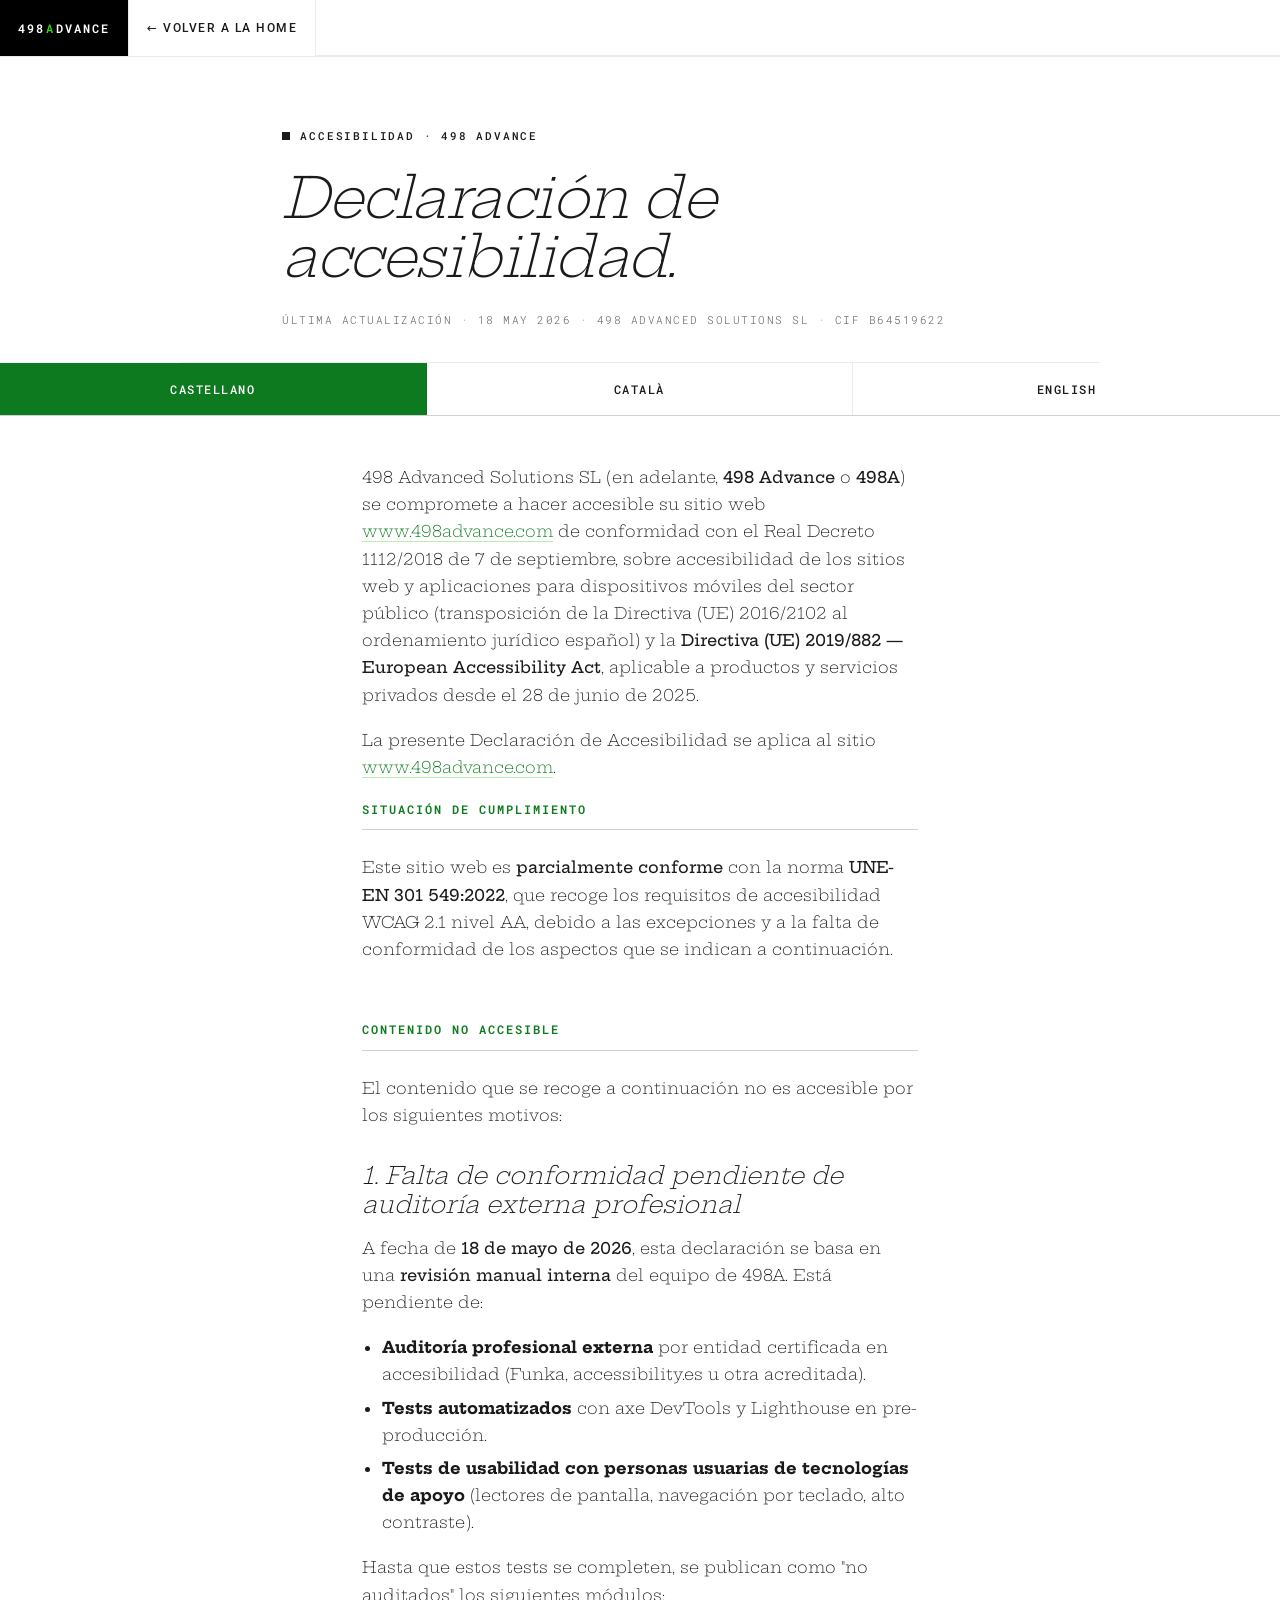
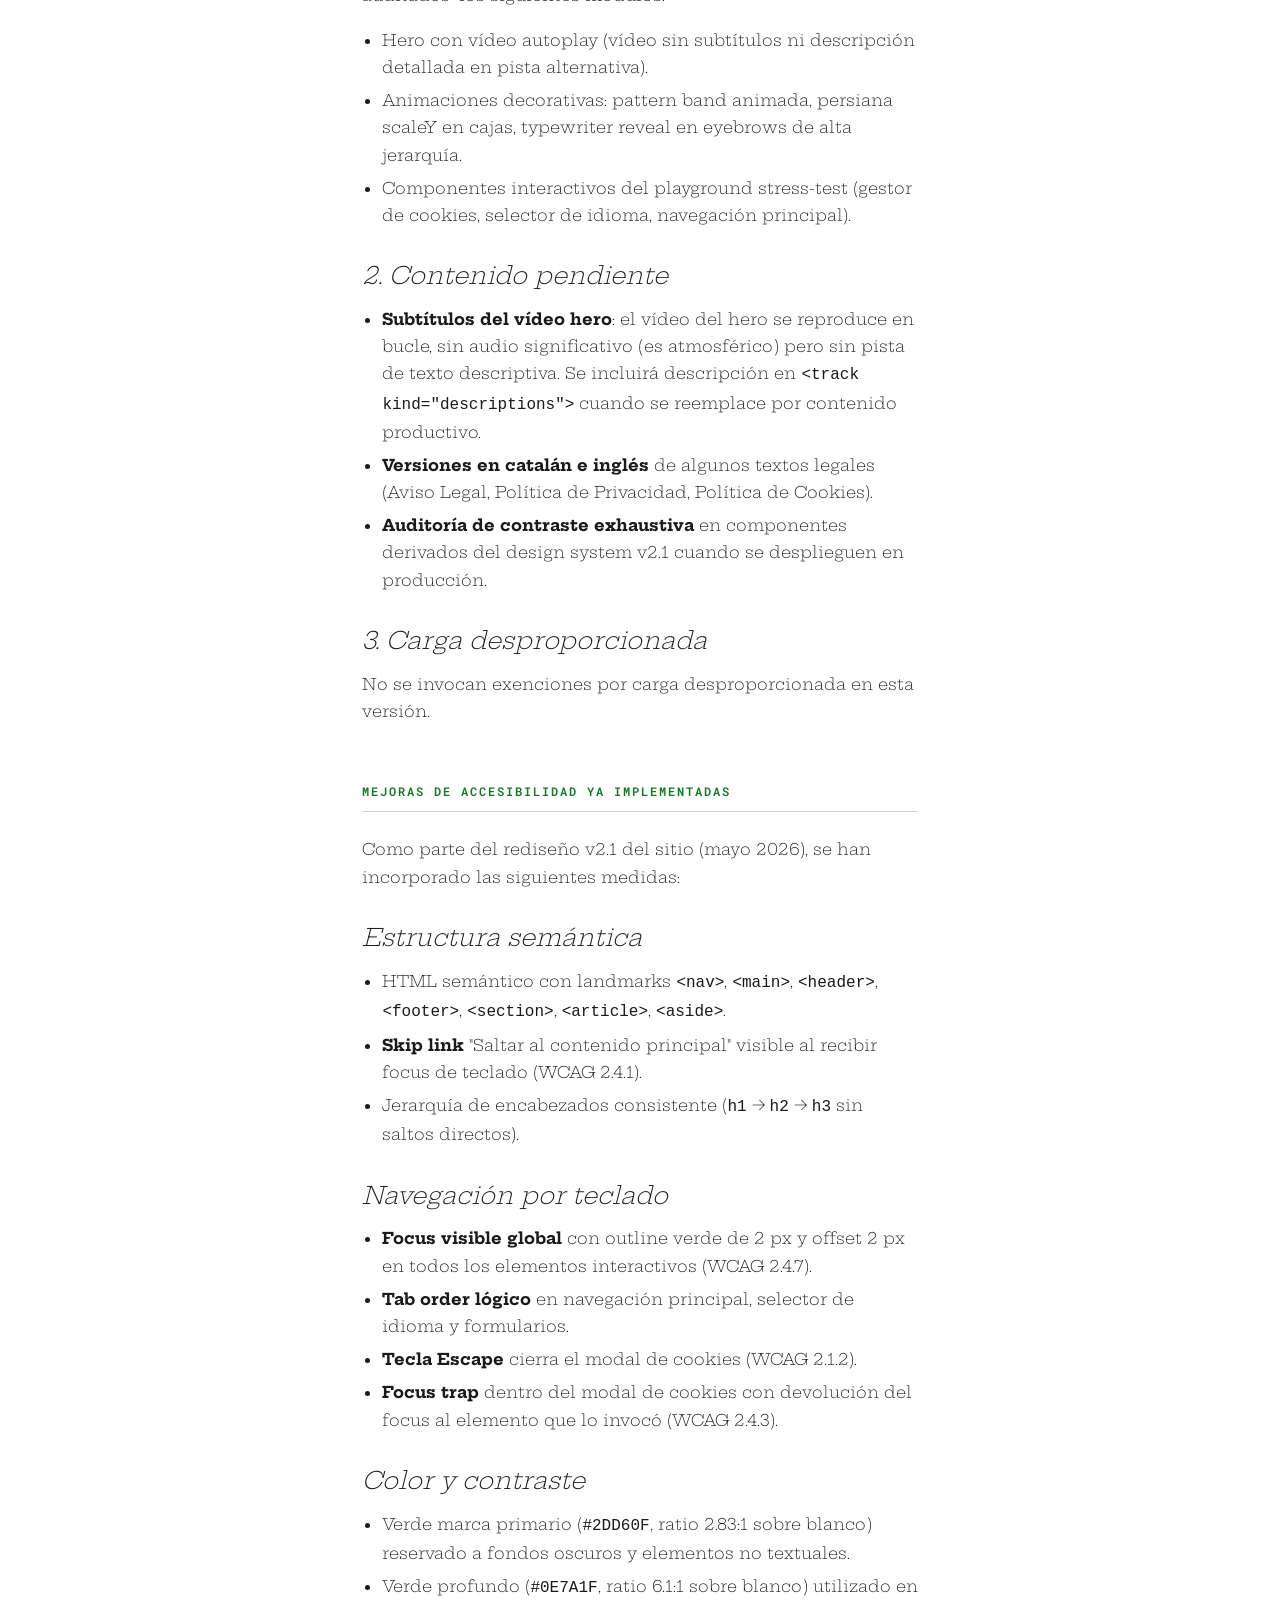
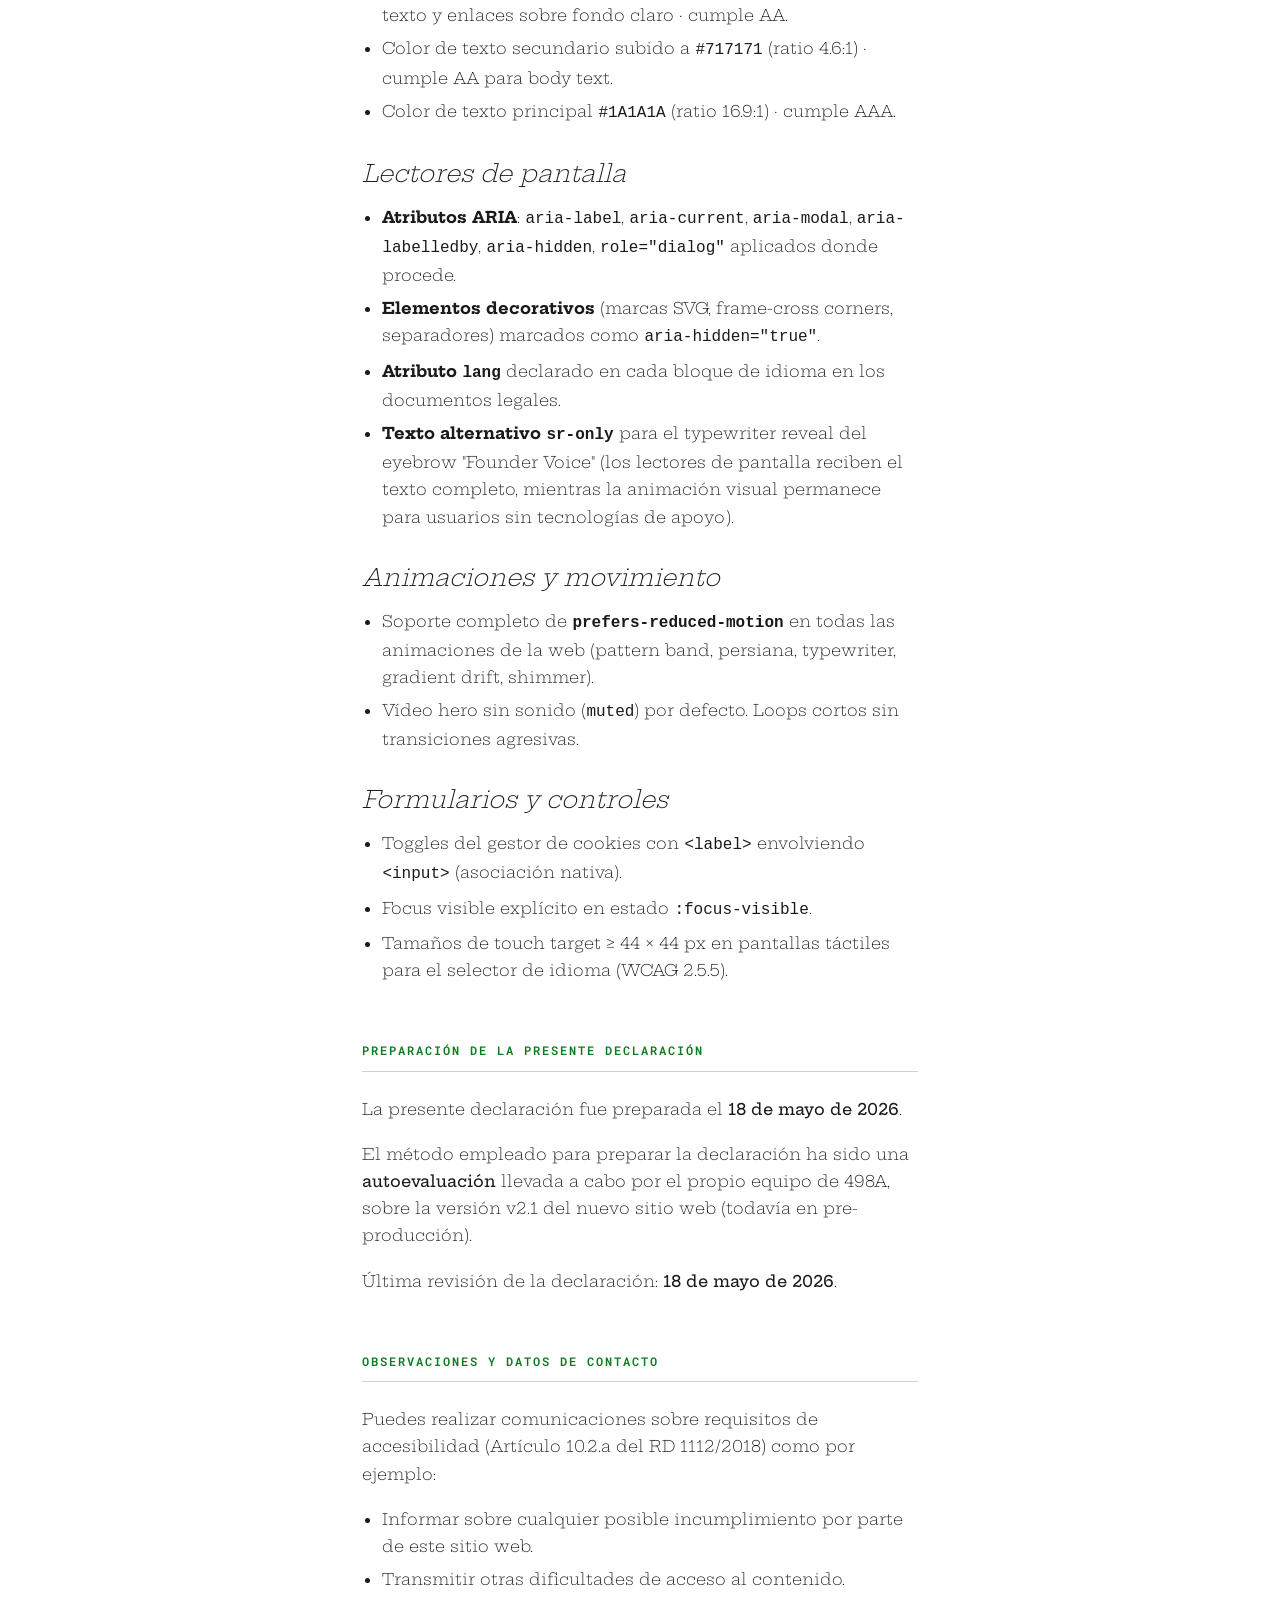
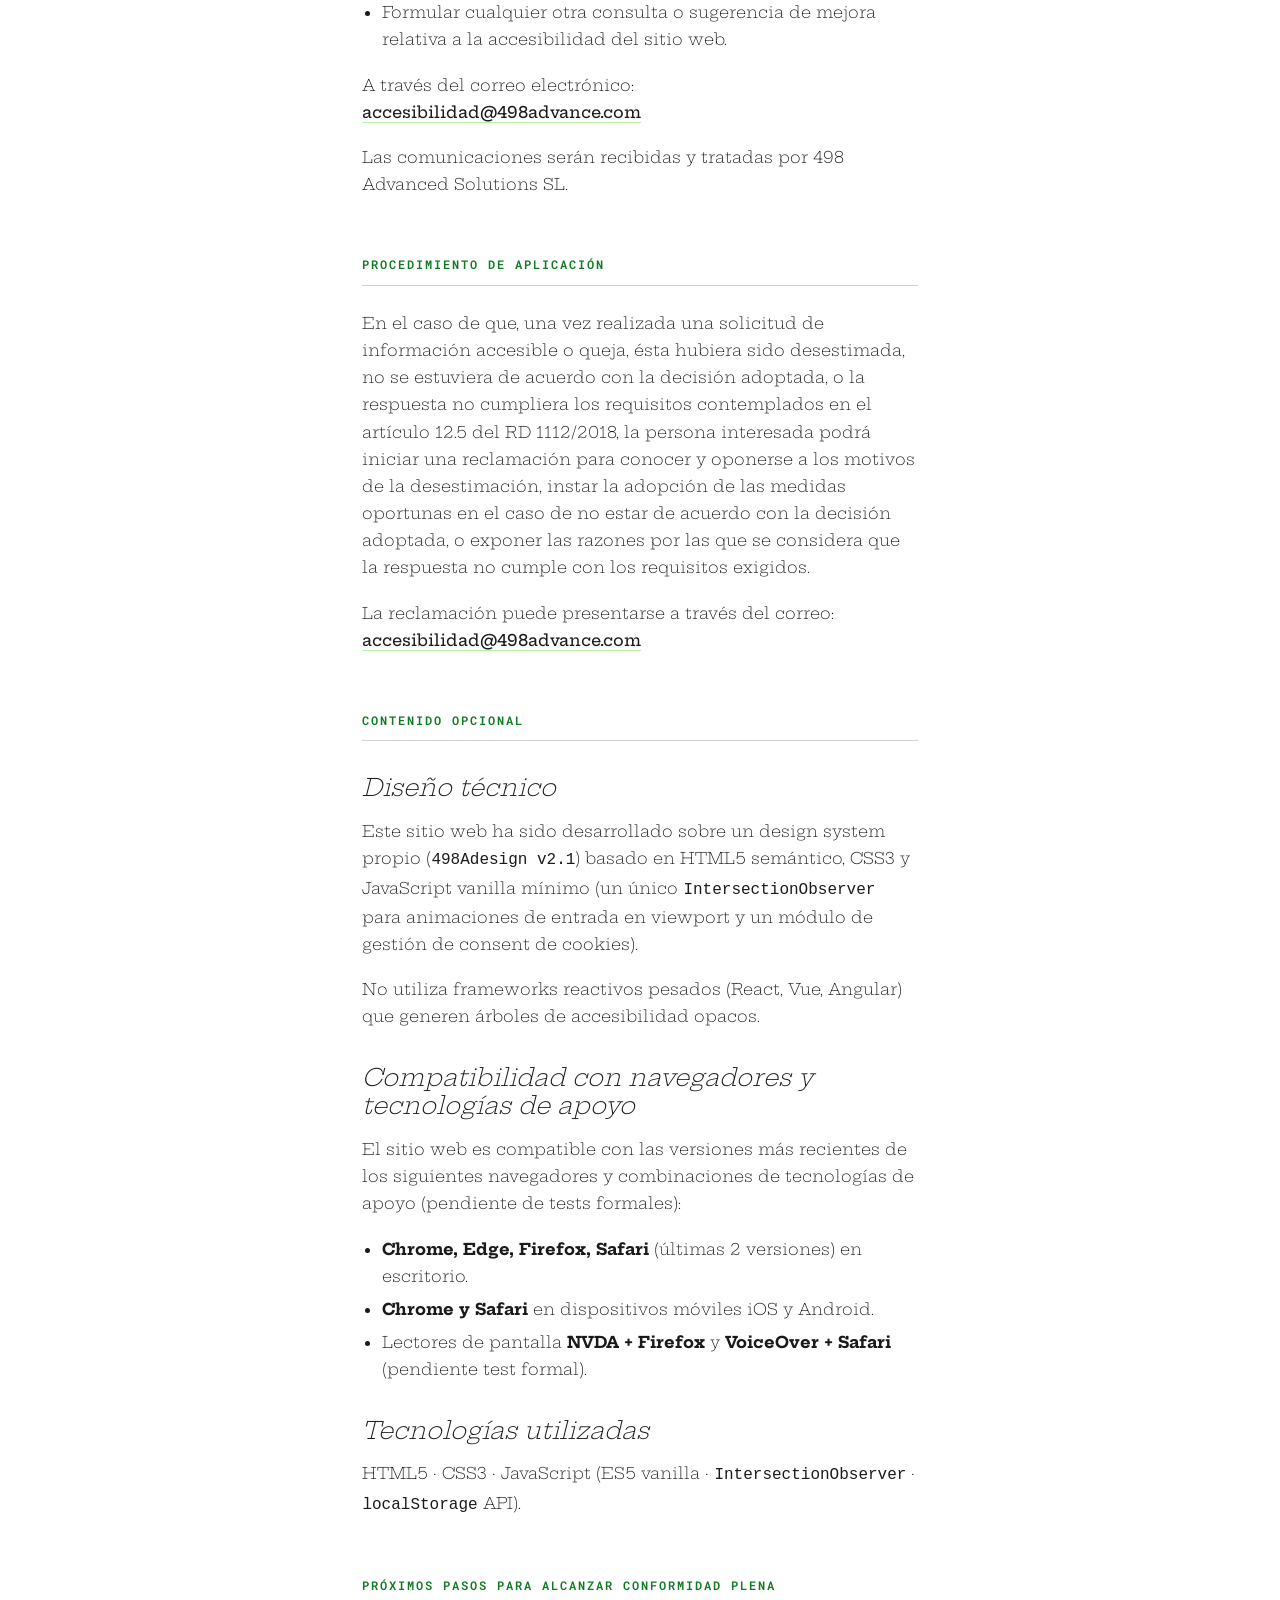
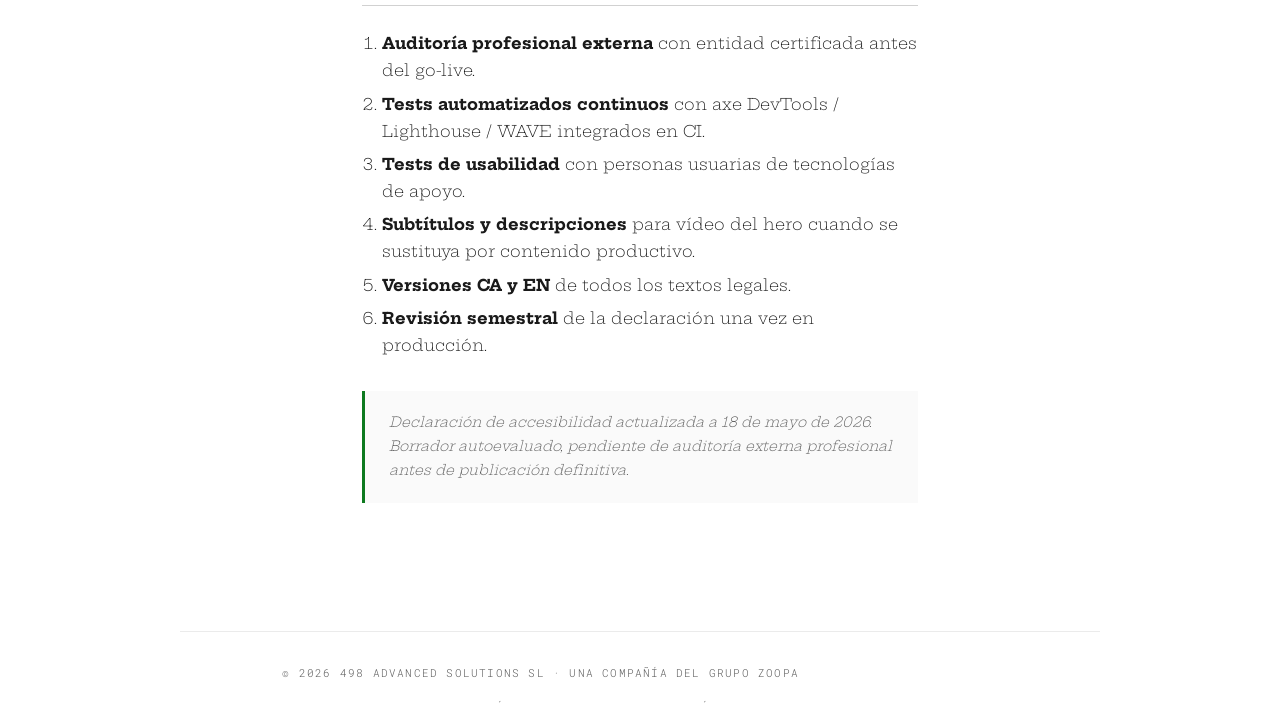
<file: 498Adesign/legal/declaracion-accesibilidad.html>
<!DOCTYPE html>
<html lang="es">
<head>
<meta charset="utf-8">
<meta name="viewport" content="width=device-width, initial-scale=1">
<title>Declaración de Accesibilidad · 498 Advance</title>
<meta name="description" content="Declaración de accesibilidad WCAG 2.1 AA · 498 Advanced Solutions SL · CIF B64519622">
<link rel="stylesheet" href="../tokens.css">
<style>
  /* ===================================================================
     Página legal · usa tokens del design system 498A v2.1
     Layout editorial puro · max-width contenido para lectura cómoda
     =================================================================== */
  :root {
    --pg-text: #1A1A1A;
    --pg-text-muted: #5C5C5C;
    --pg-text-faint: #999999;
    --pg-line: rgba(0, 0, 0, .08);
    --pg-line-strong: rgba(0, 0, 0, .18);
    --pg-paper: #FAFAFA;
    --pg-rail-width: 148px;
  }
  * { box-sizing: border-box; margin: 0; padding: 0; }
  html { scroll-behavior: smooth; }
  body {
    font-family: var(--498-family-body);
    font-weight: 300;
    font-size: 16px;
    line-height: 1.7;
    color: var(--pg-text);
    background: var(--498-white);
  }

  /* Skip link · accesibilidad WCAG 2.4.1 */
  .skip-link {
    position: absolute;
    top: -100px;
    left: 0;
    background: var(--498-green-deep);
    color: var(--498-white);
    padding: 12px 18px;
    font-family: var(--498-family-mono); font-size: 12px;
    letter-spacing: 1.5px; text-transform: uppercase; font-weight: 600;
    text-decoration: none;
    z-index: 100;
    transition: top .2s;
  }
  .skip-link:focus { top: 0; outline: 2px solid var(--498-green); outline-offset: 2px; }

  /* Nav superior simple · brand + back link */
  .legal-nav {
    display: flex;
    align-items: stretch;
    border-bottom: 1px solid var(--pg-line);
    padding: 0;
  }
  .legal-nav__brand {
    display: inline-flex; align-items: center;
    padding: 0 18px;
    background: var(--498-black);
    color: var(--498-white);
    font-family: var(--498-family-mono); font-size: 12px;
    letter-spacing: 2px; text-transform: uppercase; font-weight: 600;
    text-decoration: none;
    height: 56px;
  }
  .legal-nav__brand em { color: var(--498-green); font-style: normal; margin: 0 1px; }
  .legal-nav__back {
    display: inline-flex; align-items: center; gap: 8px;
    padding: 0 18px;
    border-left: 1px solid var(--pg-line);
    border-right: 1px solid var(--pg-line);
    color: var(--pg-text);
    text-decoration: none;
    font-family: var(--498-family-ui); font-size: 12px;
    text-transform: uppercase; letter-spacing: 1.5px; font-weight: 500;
    height: 56px;
    transition: background .2s, color .2s;
  }
  .legal-nav__back:hover { background: var(--498-green-50); color: var(--498-green-deep); }
  .legal-nav__back:focus-visible { outline: 2px solid var(--498-green-deep); outline-offset: -2px; }
  .legal-nav__spacer { flex: 1; border-bottom: 1px solid var(--pg-line); }

  /* Header del documento */
  .legal-header {
    padding: 64px 8vw 32px;
    max-width: 920px;
    margin: 0 auto;
    border-bottom: 1px solid var(--pg-line);
  }
  .legal-header__eyebrow {
    display: inline-flex; align-items: center; gap: 10px;
    font-family: var(--498-family-mono); font-size: 11px;
    letter-spacing: 1.8px; text-transform: uppercase;
    color: var(--pg-text); font-weight: 500;
    margin-bottom: 24px;
  }
  .legal-header__eyebrow::before {
    content: ""; display: inline-block;
    width: 8px; height: 8px;
    background: var(--pg-text);
  }
  .legal-header__title {
    font-family: var(--498-family-body);
    font-weight: 300; font-style: italic;
    font-size: 56px; line-height: 1.05; letter-spacing: -1.5px;
    color: var(--pg-text);
    margin-bottom: 24px;
  }
  .legal-header__meta {
    font-family: var(--498-family-mono); font-size: 11px;
    letter-spacing: 1.5px; text-transform: uppercase;
    color: var(--pg-text-muted);
  }
  @media (max-width: 720px) {
    .legal-header { padding: 40px 6vw 24px; }
    .legal-header__title { font-size: 36px; }
  }

  /* Lang selector · matriz 1x3 sticky · ES / CA / EN */
  .legal-lang {
    position: sticky; top: 0; z-index: 10;
    display: grid; grid-template-columns: repeat(3, 1fr);
    background: rgba(255,255,255,.96);
    backdrop-filter: blur(12px);
    border-bottom: 1px solid var(--pg-line-strong);
  }
  .legal-lang__cell {
    display: inline-flex; align-items: center; justify-content: center;
    padding: 16px 0;
    min-height: 44px;
    font-family: var(--498-family-mono); font-size: 12px;
    letter-spacing: 1.5px; text-transform: uppercase; font-weight: 500;
    color: var(--pg-text); text-decoration: none;
    border-right: 1px solid var(--pg-line);
    transition: background .2s, color .2s;
  }
  .legal-lang__cell:last-child { border-right: 0; }
  .legal-lang__cell:hover { background: var(--498-green-50); color: var(--498-green-deep); }
  .legal-lang__cell:focus-visible { outline: 2px solid var(--498-green-deep); outline-offset: -2px; }
  .legal-lang__cell.is-active { background: var(--498-green-deep); color: var(--498-white); }

  /* Contenido legal · max-width tipo paper */
  .legal-content {
    padding: 48px 8vw 96px;
    max-width: 760px;
    margin: 0 auto;
  }
  .legal-content h2 {
    font-family: var(--498-family-mono); font-size: 12px;
    letter-spacing: 2px; text-transform: uppercase;
    color: var(--498-green-deep); font-weight: 600;
    margin: 56px 0 24px;
    padding-bottom: 10px;
    border-bottom: 1px solid var(--pg-line-strong);
  }
  .legal-content h2:first-of-type { margin-top: 0; }
  .legal-content h3 {
    font-family: var(--498-family-body);
    font-weight: 300; font-style: italic;
    font-size: 24px; line-height: 1.2;
    margin: 32px 0 16px;
    color: var(--pg-text);
  }
  .legal-content p {
    margin-bottom: 18px;
    color: var(--pg-text);
  }
  .legal-content p strong {
    color: var(--pg-text);
    font-weight: 500;
  }
  .legal-content ul,
  .legal-content ol {
    margin: 0 0 18px 20px;
    color: var(--pg-text);
  }
  .legal-content ul li,
  .legal-content ol li { margin-bottom: 6px; }
  .legal-content a {
    color: var(--498-green-deep);
    text-decoration: none;
    border-bottom: 1px solid var(--498-green-line);
    transition: border-color .2s;
  }
  .legal-content a:hover { border-bottom-color: var(--498-green-deep); }
  .legal-content a:focus-visible { outline: 2px solid var(--498-green-deep); outline-offset: 2px; }
  .legal-content blockquote {
    margin: 32px 0;
    padding: 20px 24px;
    background: var(--pg-paper);
    border-left: 3px solid var(--498-green-deep);
    color: var(--pg-text-muted);
    font-size: 14px;
    font-style: italic;
  }
  .legal-content table {
    width: 100%;
    border-collapse: collapse;
    margin: 24px 0;
    font-size: 14px;
  }
  .legal-content th, .legal-content td {
    text-align: left;
    padding: 10px 14px;
    border: 1px solid var(--pg-line-strong);
  }
  .legal-content th {
    background: var(--pg-paper);
    font-family: var(--498-family-mono); font-size: 11px;
    letter-spacing: 1.5px; text-transform: uppercase; font-weight: 600;
  }

  /* Lang sections · solo una visible a la vez (JS toggle) */
  .lang-section { display: none; }
  .lang-section.is-active { display: block; }
  .lang-pending {
    padding: 48px 32px; text-align: center;
    background: var(--pg-paper);
    border: 1px dashed var(--pg-line-strong);
    color: var(--pg-text-muted);
    font-style: italic;
  }

  /* Footer mínimo */
  .legal-footer {
    padding: 32px 8vw;
    border-top: 1px solid var(--pg-line);
    max-width: 920px;
    margin: 0 auto;
    display: flex; justify-content: space-between; flex-wrap: wrap; gap: 16px;
    font-family: var(--498-family-mono); font-size: 11px;
    letter-spacing: 1.2px; text-transform: uppercase;
    color: var(--pg-text-muted);
  }
  .legal-footer a {
    color: var(--pg-text-muted);
    text-decoration: none;
    border-bottom: 1px solid transparent;
    transition: color .2s, border-color .2s;
  }
  .legal-footer a:hover {
    color: var(--498-green-deep);
    border-bottom-color: var(--498-green-line);
  }
  .legal-footer a:focus-visible { outline: 2px solid var(--498-green-deep); outline-offset: 2px; }
</style>
</head>
<body>

<a class="skip-link" href="#contenido-principal">Saltar al contenido principal</a>

<nav class="legal-nav" aria-label="Navegación principal">
  <a class="legal-nav__brand" href="../index.html" aria-label="498 Advance · Inicio">
    498 <em>A</em>DVANCE
  </a>
  <a class="legal-nav__back" href="../index.html">← Volver a la home</a>
  <div class="legal-nav__spacer" aria-hidden="true"></div>
</nav>

<header class="legal-header">
  <span class="legal-header__eyebrow">Accesibilidad · 498 Advance</span>
  <h1 class="legal-header__title">Declaración <em style="font-style:italic">de accesibilidad</em>.</h1>
  <div class="legal-header__meta">
    Última actualización · 18 May 2026 · 498 Advanced Solutions SL · CIF B64519622
  </div>
</header>

<nav class="legal-lang" aria-label="Idioma del documento">
  <a class="legal-lang__cell is-active" href="#es" data-lang="es" hreflang="es">Castellano</a>
  <a class="legal-lang__cell" href="#ca" data-lang="ca" hreflang="ca">Català</a>
  <a class="legal-lang__cell" href="#en" data-lang="en" hreflang="en">English</a>
</nav>

<main class="legal-content" id="contenido-principal">

  <!-- ============================== ES ============================== -->
  <article id="es" class="lang-section is-active" lang="es">

    <p>498 Advanced Solutions SL (en adelante, <strong>498 Advance</strong> o <strong>498A</strong>) se compromete a hacer accesible su sitio web <a href="https://www.498advance.com" target="_blank" rel="noopener">www.498advance.com</a> de conformidad con el Real Decreto 1112/2018 de 7 de septiembre, sobre accesibilidad de los sitios web y aplicaciones para dispositivos móviles del sector público (transposición de la Directiva (UE) 2016/2102 al ordenamiento jurídico español) y la <strong>Directiva (UE) 2019/882 — European Accessibility Act</strong>, aplicable a productos y servicios privados desde el 28 de junio de 2025.</p>

    <p>La presente Declaración de Accesibilidad se aplica al sitio <a href="https://www.498advance.com" target="_blank" rel="noopener">www.498advance.com</a>.</p>

    <h2>Situación de cumplimiento</h2>
    <p>Este sitio web es <strong>parcialmente conforme</strong> con la norma <strong>UNE-EN 301 549:2022</strong>, que recoge los requisitos de accesibilidad WCAG 2.1 nivel AA, debido a las excepciones y a la falta de conformidad de los aspectos que se indican a continuación.</p>

    <h2>Contenido no accesible</h2>
    <p>El contenido que se recoge a continuación no es accesible por los siguientes motivos:</p>

    <h3>1. Falta de conformidad pendiente de auditoría externa profesional</h3>
    <p>A fecha de <strong>18 de mayo de 2026</strong>, esta declaración se basa en una <strong>revisión manual interna</strong> del equipo de 498A. Está pendiente de:</p>
    <ul>
      <li><strong>Auditoría profesional externa</strong> por entidad certificada en accesibilidad (Funka, accessibility.es u otra acreditada).</li>
      <li><strong>Tests automatizados</strong> con axe DevTools y Lighthouse en pre-producción.</li>
      <li><strong>Tests de usabilidad con personas usuarias de tecnologías de apoyo</strong> (lectores de pantalla, navegación por teclado, alto contraste).</li>
    </ul>
    <p>Hasta que estos tests se completen, se publican como "no auditados" los siguientes módulos:</p>
    <ul>
      <li>Hero con vídeo autoplay (vídeo sin subtítulos ni descripción detallada en pista alternativa).</li>
      <li>Animaciones decorativas: pattern band animada, persiana scaleY en cajas, typewriter reveal en eyebrows de alta jerarquía.</li>
      <li>Componentes interactivos del playground stress-test (gestor de cookies, selector de idioma, navegación principal).</li>
    </ul>

    <h3>2. Contenido pendiente</h3>
    <ul>
      <li><strong>Subtítulos del vídeo hero</strong>: el vídeo del hero se reproduce en bucle, sin audio significativo (es atmosférico) pero sin pista de texto descriptiva. Se incluirá descripción en <code>&lt;track kind="descriptions"&gt;</code> cuando se reemplace por contenido productivo.</li>
      <li><strong>Versiones en catalán e inglés</strong> de algunos textos legales (Aviso Legal, Política de Privacidad, Política de Cookies).</li>
      <li><strong>Auditoría de contraste exhaustiva</strong> en componentes derivados del design system v2.1 cuando se desplieguen en producción.</li>
    </ul>

    <h3>3. Carga desproporcionada</h3>
    <p>No se invocan exenciones por carga desproporcionada en esta versión.</p>

    <h2>Mejoras de accesibilidad ya implementadas</h2>
    <p>Como parte del rediseño v2.1 del sitio (mayo 2026), se han incorporado las siguientes medidas:</p>

    <h3>Estructura semántica</h3>
    <ul>
      <li>HTML semántico con landmarks <code>&lt;nav&gt;</code>, <code>&lt;main&gt;</code>, <code>&lt;header&gt;</code>, <code>&lt;footer&gt;</code>, <code>&lt;section&gt;</code>, <code>&lt;article&gt;</code>, <code>&lt;aside&gt;</code>.</li>
      <li><strong>Skip link</strong> "Saltar al contenido principal" visible al recibir focus de teclado (WCAG 2.4.1).</li>
      <li>Jerarquía de encabezados consistente (<code>h1</code> → <code>h2</code> → <code>h3</code> sin saltos directos).</li>
    </ul>

    <h3>Navegación por teclado</h3>
    <ul>
      <li><strong>Focus visible global</strong> con outline verde de 2 px y offset 2 px en todos los elementos interactivos (WCAG 2.4.7).</li>
      <li><strong>Tab order lógico</strong> en navegación principal, selector de idioma y formularios.</li>
      <li><strong>Tecla Escape</strong> cierra el modal de cookies (WCAG 2.1.2).</li>
      <li><strong>Focus trap</strong> dentro del modal de cookies con devolución del focus al elemento que lo invocó (WCAG 2.4.3).</li>
    </ul>

    <h3>Color y contraste</h3>
    <ul>
      <li>Verde marca primario (<code>#2DD60F</code>, ratio 2.83:1 sobre blanco) reservado a fondos oscuros y elementos no textuales.</li>
      <li>Verde profundo (<code>#0E7A1F</code>, ratio 6.1:1 sobre blanco) utilizado en texto y enlaces sobre fondo claro · cumple AA.</li>
      <li>Color de texto secundario subido a <code>#717171</code> (ratio 4.6:1) · cumple AA para body text.</li>
      <li>Color de texto principal <code>#1A1A1A</code> (ratio 16.9:1) · cumple AAA.</li>
    </ul>

    <h3>Lectores de pantalla</h3>
    <ul>
      <li><strong>Atributos ARIA</strong>: <code>aria-label</code>, <code>aria-current</code>, <code>aria-modal</code>, <code>aria-labelledby</code>, <code>aria-hidden</code>, <code>role="dialog"</code> aplicados donde procede.</li>
      <li><strong>Elementos decorativos</strong> (marcas SVG, frame-cross corners, separadores) marcados como <code>aria-hidden="true"</code>.</li>
      <li><strong>Atributo <code>lang</code></strong> declarado en cada bloque de idioma en los documentos legales.</li>
      <li><strong>Texto alternativo <code>sr-only</code></strong> para el typewriter reveal del eyebrow "Founder Voice" (los lectores de pantalla reciben el texto completo, mientras la animación visual permanece para usuarios sin tecnologías de apoyo).</li>
    </ul>

    <h3>Animaciones y movimiento</h3>
    <ul>
      <li>Soporte completo de <strong><code>prefers-reduced-motion</code></strong> en todas las animaciones de la web (pattern band, persiana, typewriter, gradient drift, shimmer).</li>
      <li>Vídeo hero sin sonido (<code>muted</code>) por defecto. Loops cortos sin transiciones agresivas.</li>
    </ul>

    <h3>Formularios y controles</h3>
    <ul>
      <li>Toggles del gestor de cookies con <code>&lt;label&gt;</code> envolviendo <code>&lt;input&gt;</code> (asociación nativa).</li>
      <li>Focus visible explícito en estado <code>:focus-visible</code>.</li>
      <li>Tamaños de touch target ≥ 44 × 44 px en pantallas táctiles para el selector de idioma (WCAG 2.5.5).</li>
    </ul>

    <h2>Preparación de la presente declaración</h2>
    <p>La presente declaración fue preparada el <strong>18 de mayo de 2026</strong>.</p>
    <p>El método empleado para preparar la declaración ha sido una <strong>autoevaluación</strong> llevada a cabo por el propio equipo de 498A, sobre la versión v2.1 del nuevo sitio web (todavía en pre-producción).</p>
    <p>Última revisión de la declaración: <strong>18 de mayo de 2026</strong>.</p>

    <h2>Observaciones y datos de contacto</h2>
    <p>Puedes realizar comunicaciones sobre requisitos de accesibilidad (Artículo 10.2.a del RD 1112/2018) como por ejemplo:</p>
    <ul>
      <li>Informar sobre cualquier posible incumplimiento por parte de este sitio web.</li>
      <li>Transmitir otras dificultades de acceso al contenido.</li>
      <li>Formular cualquier otra consulta o sugerencia de mejora relativa a la accesibilidad del sitio web.</li>
    </ul>
    <p>A través del correo electrónico: <a href="mailto:accesibilidad@498advance.com"><strong>accesibilidad@498advance.com</strong></a></p>
    <p>Las comunicaciones serán recibidas y tratadas por 498 Advanced Solutions SL.</p>

    <h2>Procedimiento de aplicación</h2>
    <p>En el caso de que, una vez realizada una solicitud de información accesible o queja, ésta hubiera sido desestimada, no se estuviera de acuerdo con la decisión adoptada, o la respuesta no cumpliera los requisitos contemplados en el artículo 12.5 del RD 1112/2018, la persona interesada podrá iniciar una reclamación para conocer y oponerse a los motivos de la desestimación, instar la adopción de las medidas oportunas en el caso de no estar de acuerdo con la decisión adoptada, o exponer las razones por las que se considera que la respuesta no cumple con los requisitos exigidos.</p>
    <p>La reclamación puede presentarse a través del correo: <a href="mailto:accesibilidad@498advance.com"><strong>accesibilidad@498advance.com</strong></a></p>

    <h2>Contenido opcional</h2>

    <h3>Diseño técnico</h3>
    <p>Este sitio web ha sido desarrollado sobre un design system propio (<code>498Adesign v2.1</code>) basado en HTML5 semántico, CSS3 y JavaScript vanilla mínimo (un único <code>IntersectionObserver</code> para animaciones de entrada en viewport y un módulo de gestión de consent de cookies).</p>
    <p>No utiliza frameworks reactivos pesados (React, Vue, Angular) que generen árboles de accesibilidad opacos.</p>

    <h3>Compatibilidad con navegadores y tecnologías de apoyo</h3>
    <p>El sitio web es compatible con las versiones más recientes de los siguientes navegadores y combinaciones de tecnologías de apoyo (pendiente de tests formales):</p>
    <ul>
      <li><strong>Chrome, Edge, Firefox, Safari</strong> (últimas 2 versiones) en escritorio.</li>
      <li><strong>Chrome y Safari</strong> en dispositivos móviles iOS y Android.</li>
      <li>Lectores de pantalla <strong>NVDA + Firefox</strong> y <strong>VoiceOver + Safari</strong> (pendiente test formal).</li>
    </ul>

    <h3>Tecnologías utilizadas</h3>
    <p>HTML5 · CSS3 · JavaScript (ES5 vanilla · <code>IntersectionObserver</code> · <code>localStorage</code> API).</p>

    <h2>Próximos pasos para alcanzar conformidad plena</h2>
    <ol>
      <li><strong>Auditoría profesional externa</strong> con entidad certificada antes del go-live.</li>
      <li><strong>Tests automatizados continuos</strong> con axe DevTools / Lighthouse / WAVE integrados en CI.</li>
      <li><strong>Tests de usabilidad</strong> con personas usuarias de tecnologías de apoyo.</li>
      <li><strong>Subtítulos y descripciones</strong> para vídeo del hero cuando se sustituya por contenido productivo.</li>
      <li><strong>Versiones CA y EN</strong> de todos los textos legales.</li>
      <li><strong>Revisión semestral</strong> de la declaración una vez en producción.</li>
    </ol>

    <blockquote>Declaración de accesibilidad actualizada a 18 de mayo de 2026. Borrador autoevaluado, pendiente de auditoría externa profesional antes de publicación definitiva.</blockquote>

  </article>

  <!-- ============================== CA ============================== -->
  <article id="ca" class="lang-section" lang="ca">

    <div class="lang-pending"><strong>Esborrany</strong>: traducció al català realitzada des de la versió castellana. Pendent de revisió i validació per l'equip legal de 498 Advance.</div>

    <p>498 Advanced Solutions SL (d'ara endavant, <strong>498 Advance</strong> o <strong>498A</strong>) es compromet a fer accessible el seu lloc web <a href="https://www.498advance.com" target="_blank" rel="noopener">www.498advance.com</a> de conformitat amb el Reial Decret 1112/2018 de 7 de setembre, sobre accessibilitat dels llocs web i aplicacions per a dispositius mòbils del sector públic (transposició de la Directiva (UE) 2016/2102 a l'ordenament jurídic espanyol) i la <strong>Directiva (UE) 2019/882 — European Accessibility Act</strong>, aplicable a productes i serveis privats des del 28 de juny de 2025.</p>

    <p>La present Declaració d'Accessibilitat s'aplica al lloc <a href="https://www.498advance.com" target="_blank" rel="noopener">www.498advance.com</a>.</p>

    <h2>Situació de compliment</h2>
    <p>Aquest lloc web és <strong>parcialment conforme</strong> amb la norma <strong>UNE-EN 301 549:2022</strong>, que recull els requisits d'accessibilitat WCAG 2.1 nivell AA, a causa de les excepcions i de la manca de conformitat dels aspectes que s'indiquen a continuació.</p>

    <h2>Contingut no accessible</h2>
    <p>El contingut que es recull a continuació no és accessible pels motius següents:</p>

    <h3>1. Manca de conformitat pendent d'auditoria externa professional</h3>
    <p>A data de <strong>18 de maig de 2026</strong>, aquesta declaració es basa en una <strong>revisió manual interna</strong> de l'equip de 498A. Està pendent de:</p>
    <ul>
      <li><strong>Auditoria professional externa</strong> per entitat certificada en accessibilitat (Funka, accessibility.es o una altra acreditada).</li>
      <li><strong>Tests automatitzats</strong> amb axe DevTools i Lighthouse en pre-producció.</li>
      <li><strong>Tests d'usabilitat amb persones usuàries de tecnologies de suport</strong> (lectors de pantalla, navegació per teclat, alt contrast).</li>
    </ul>
    <p>Fins que aquests tests no es completin, es publiquen com a "no auditats" els mòduls següents:</p>
    <ul>
      <li>Hero amb vídeo autoplay (vídeo sense subtítols ni descripció detallada en pista alternativa).</li>
      <li>Animacions decoratives: pattern band animada, persiana scaleY en caixes, typewriter reveal en eyebrows d'alta jerarquia.</li>
      <li>Components interactius del playground stress-test (gestor de cookies, selector d'idioma, navegació principal).</li>
    </ul>

    <h3>2. Contingut pendent</h3>
    <ul>
      <li><strong>Subtítols del vídeo hero</strong>: el vídeo del hero es reprodueix en bucle, sense àudio significatiu (és atmosfèric) però sense pista de text descriptiva. S'inclourà descripció en <code>&lt;track kind="descriptions"&gt;</code> quan se substitueixi per contingut productiu.</li>
      <li><strong>Versions en català i anglès</strong> d'alguns textos legals (Avís Legal, Política de Privacitat, Política de Cookies).</li>
      <li><strong>Auditoria de contrast exhaustiva</strong> en components derivats del design system v2.1 quan es desplegui en producció.</li>
    </ul>

    <h3>3. Càrrega desproporcionada</h3>
    <p>No s'invoquen exempcions per càrrega desproporcionada en aquesta versió.</p>

    <h2>Millores d'accessibilitat ja implementades</h2>
    <p>Com a part del redisseny v2.1 del lloc (maig 2026), s'han incorporat les mesures següents:</p>

    <h3>Estructura semàntica</h3>
    <ul>
      <li>HTML semàntic amb landmarks <code>&lt;nav&gt;</code>, <code>&lt;main&gt;</code>, <code>&lt;header&gt;</code>, <code>&lt;footer&gt;</code>, <code>&lt;section&gt;</code>, <code>&lt;article&gt;</code>, <code>&lt;aside&gt;</code>.</li>
      <li><strong>Enllaç de salt</strong> "Saltar al contingut principal" visible en rebre el focus de teclat (WCAG 2.4.1).</li>
      <li>Jerarquia de capçaleres consistent (<code>h1</code> → <code>h2</code> → <code>h3</code> sense salts directes).</li>
    </ul>

    <h3>Navegació per teclat</h3>
    <ul>
      <li><strong>Focus visible global</strong> amb outline verd de 2 px i offset 2 px en tots els elements interactius (WCAG 2.4.7).</li>
      <li><strong>Tab order lògic</strong> a la navegació principal, selector d'idioma i formularis.</li>
      <li><strong>Tecla Escape</strong> tanca el modal de cookies (WCAG 2.1.2).</li>
      <li><strong>Focus trap</strong> dins del modal de cookies amb retorn del focus a l'element que el va invocar (WCAG 2.4.3).</li>
    </ul>

    <h3>Color i contrast</h3>
    <ul>
      <li>Verd marca primari (<code>#2DD60F</code>, ràtio 2.83:1 sobre blanc) reservat a fons foscos i elements no textuals.</li>
      <li>Verd profund (<code>#0E7A1F</code>, ràtio 6.1:1 sobre blanc) utilitzat en text i enllaços sobre fons clar · compleix AA.</li>
      <li>Color de text secundari pujat a <code>#717171</code> (ràtio 4.6:1) · compleix AA per a body text.</li>
      <li>Color de text principal <code>#1A1A1A</code> (ràtio 16.9:1) · compleix AAA.</li>
    </ul>

    <h3>Lectors de pantalla</h3>
    <ul>
      <li><strong>Atributs ARIA</strong>: <code>aria-label</code>, <code>aria-current</code>, <code>aria-modal</code>, <code>aria-labelledby</code>, <code>aria-hidden</code>, <code>role="dialog"</code> aplicats on correspon.</li>
      <li><strong>Elements decoratius</strong> (marques SVG, frame-cross corners, separadors) marcats com <code>aria-hidden="true"</code>.</li>
      <li><strong>Atribut <code>lang</code></strong> declarat en cada bloc d'idioma als documents legals.</li>
      <li><strong>Text alternatiu <code>sr-only</code></strong> per al typewriter reveal de l'eyebrow "Founder Voice" (els lectors de pantalla reben el text complet, mentre l'animació visual es manté per a usuaris sense tecnologies de suport).</li>
    </ul>

    <h3>Animacions i moviment</h3>
    <ul>
      <li>Suport complet de <strong><code>prefers-reduced-motion</code></strong> en totes les animacions de la web (pattern band, persiana, typewriter, gradient drift, shimmer).</li>
      <li>Vídeo hero sense so (<code>muted</code>) per defecte. Loops curts sense transicions agressives.</li>
    </ul>

    <h3>Formularis i controls</h3>
    <ul>
      <li>Toggles del gestor de cookies amb <code>&lt;label&gt;</code> envoltant <code>&lt;input&gt;</code> (associació nativa).</li>
      <li>Focus visible explícit en estat <code>:focus-visible</code>.</li>
      <li>Mides de touch target ≥ 44 × 44 px en pantalles tàctils per al selector d'idioma (WCAG 2.5.5).</li>
    </ul>

    <h2>Preparació de la present declaració</h2>
    <p>La present declaració va ser preparada el <strong>18 de maig de 2026</strong>.</p>
    <p>El mètode emprat per preparar la declaració ha estat una <strong>autoavaluació</strong> duta a terme pel propi equip de 498A, sobre la versió v2.1 del nou lloc web (encara en pre-producció).</p>
    <p>Última revisió de la declaració: <strong>18 de maig de 2026</strong>.</p>

    <h2>Observacions i dades de contacte</h2>
    <p>Pots realitzar comunicacions sobre requisits d'accessibilitat (Article 10.2.a del RD 1112/2018) com per exemple:</p>
    <ul>
      <li>Informar sobre qualsevol possible incompliment per part d'aquest lloc web.</li>
      <li>Transmetre altres dificultats d'accés al contingut.</li>
      <li>Formular qualsevol altra consulta o suggeriment de millora relativa a l'accessibilitat del lloc web.</li>
    </ul>
    <p>A través del correu electrònic: <a href="mailto:accesibilidad@498advance.com"><strong>accesibilidad@498advance.com</strong></a></p>
    <p>Les comunicacions seran rebudes i tractades per 498 Advanced Solutions SL.</p>

    <h2>Procediment d'aplicació</h2>
    <p>En el cas que, un cop realitzada una sol·licitud d'informació accessible o queixa, aquesta hagi estat desestimada, no s'estigui d'acord amb la decisió adoptada, o la resposta no compleixi els requisits previstos a l'article 12.5 del RD 1112/2018, la persona interessada podrà iniciar una reclamació per conèixer i oposar-se als motius de la desestimació, instar l'adopció de les mesures oportunes en cas de no estar d'acord amb la decisió adoptada, o exposar les raons per les quals es considera que la resposta no compleix els requisits exigits.</p>
    <p>La reclamació es pot presentar a través del correu: <a href="mailto:accesibilidad@498advance.com"><strong>accesibilidad@498advance.com</strong></a></p>

    <h2>Contingut opcional</h2>

    <h3>Disseny tècnic</h3>
    <p>Aquest lloc web ha estat desenvolupat sobre un design system propi (<code>498Adesign v2.1</code>) basat en HTML5 semàntic, CSS3 i JavaScript vanilla mínim (un únic <code>IntersectionObserver</code> per a animacions d'entrada en viewport i un mòdul de gestió de consent de cookies).</p>
    <p>No utilitza frameworks reactius pesants (React, Vue, Angular) que generin arbres d'accessibilitat opacs.</p>

    <h3>Compatibilitat amb navegadors i tecnologies de suport</h3>
    <p>El lloc web és compatible amb les versions més recents dels navegadors i combinacions de tecnologies de suport següents (pendent de tests formals):</p>
    <ul>
      <li><strong>Chrome, Edge, Firefox, Safari</strong> (últimes 2 versions) a escriptori.</li>
      <li><strong>Chrome i Safari</strong> en dispositius mòbils iOS i Android.</li>
      <li>Lectors de pantalla <strong>NVDA + Firefox</strong> i <strong>VoiceOver + Safari</strong> (pendent test formal).</li>
    </ul>

    <h3>Tecnologies utilitzades</h3>
    <p>HTML5 · CSS3 · JavaScript (ES5 vanilla · <code>IntersectionObserver</code> · <code>localStorage</code> API).</p>

    <h2>Propers passos per assolir conformitat plena</h2>
    <ol>
      <li><strong>Auditoria professional externa</strong> amb entitat certificada abans del go-live.</li>
      <li><strong>Tests automatitzats continus</strong> amb axe DevTools / Lighthouse / WAVE integrats a CI.</li>
      <li><strong>Tests d'usabilitat</strong> amb persones usuàries de tecnologies de suport.</li>
      <li><strong>Subtítols i descripcions</strong> per al vídeo del hero quan se substitueixi per contingut productiu.</li>
      <li><strong>Versions CA i EN</strong> de tots els textos legals.</li>
      <li><strong>Revisió semestral</strong> de la declaració un cop en producció.</li>
    </ol>

    <blockquote>Declaració d'accessibilitat actualitzada a 18 de maig de 2026. Esborrany autoavaluat, pendent d'auditoria externa professional abans de la publicació definitiva.</blockquote>

  </article>

  <!-- ============================== EN ============================== -->
  <article id="en" class="lang-section" lang="en">

    <div class="lang-pending"><strong>Draft</strong>: English translation from the Spanish version. Pending review and validation by 498 Advance's legal team.</div>

    <p>498 Advanced Solutions SL (hereinafter, <strong>498 Advance</strong> or <strong>498A</strong>) is committed to making its website <a href="https://www.498advance.com" target="_blank" rel="noopener">www.498advance.com</a> accessible in accordance with Royal Decree 1112/2018 of 7 September, on the accessibility of public sector websites and mobile applications (transposition of Directive (EU) 2016/2102 into the Spanish legal system) and <strong>Directive (EU) 2019/882 — European Accessibility Act</strong>, applicable to private products and services since 28 June 2025.</p>

    <p>This Accessibility Statement applies to the website <a href="https://www.498advance.com" target="_blank" rel="noopener">www.498advance.com</a>.</p>

    <h2>Conformance status</h2>
    <p>This website is <strong>partially conformant</strong> with <strong>UNE-EN 301 549:2022</strong>, which sets out the WCAG 2.1 Level AA accessibility requirements, due to the exceptions and non-conformance of the aspects listed below.</p>

    <h2>Non-accessible content</h2>
    <p>The content listed below is not accessible for the following reasons:</p>

    <h3>1. Non-conformance pending external professional audit</h3>
    <p>As of <strong>18 May 2026</strong>, this statement is based on an <strong>internal manual review</strong> by the 498A team. Pending:</p>
    <ul>
      <li><strong>External professional audit</strong> by an entity certified in accessibility (Funka, accessibility.es or another accredited body).</li>
      <li><strong>Automated tests</strong> with axe DevTools and Lighthouse in pre-production.</li>
      <li><strong>Usability tests with users of assistive technologies</strong> (screen readers, keyboard navigation, high contrast).</li>
    </ul>
    <p>Until these tests are completed, the following modules are published as "non-audited":</p>
    <ul>
      <li>Hero with autoplay video (video without subtitles or detailed description in an alternative track).</li>
      <li>Decorative animations: animated pattern band, scaleY shutter on boxes, typewriter reveal on high-hierarchy eyebrows.</li>
      <li>Interactive components of the stress-test playground (cookie manager, language selector, main navigation).</li>
    </ul>

    <h3>2. Pending content</h3>
    <ul>
      <li><strong>Hero video subtitles</strong>: the hero video plays in a loop, without significant audio (it is atmospheric) but without a descriptive text track. A description will be included in <code>&lt;track kind="descriptions"&gt;</code> when it is replaced by production content.</li>
      <li><strong>Catalan and English versions</strong> of some legal texts (Legal Notice, Privacy Policy, Cookie Policy).</li>
      <li><strong>Exhaustive contrast audit</strong> of components derived from design system v2.1 once deployed to production.</li>
    </ul>

    <h3>3. Disproportionate burden</h3>
    <p>No disproportionate burden exemptions are invoked in this version.</p>

    <h2>Accessibility improvements already implemented</h2>
    <p>As part of the v2.1 redesign of the site (May 2026), the following measures have been incorporated:</p>

    <h3>Semantic structure</h3>
    <ul>
      <li>Semantic HTML with <code>&lt;nav&gt;</code>, <code>&lt;main&gt;</code>, <code>&lt;header&gt;</code>, <code>&lt;footer&gt;</code>, <code>&lt;section&gt;</code>, <code>&lt;article&gt;</code>, <code>&lt;aside&gt;</code> landmarks.</li>
      <li><strong>Skip link</strong> "Skip to main content" visible when receiving keyboard focus (WCAG 2.4.1).</li>
      <li>Consistent heading hierarchy (<code>h1</code> → <code>h2</code> → <code>h3</code> without direct jumps).</li>
    </ul>

    <h3>Keyboard navigation</h3>
    <ul>
      <li><strong>Global focus visible</strong> with 2 px green outline and 2 px offset on all interactive elements (WCAG 2.4.7).</li>
      <li><strong>Logical tab order</strong> in main navigation, language selector and forms.</li>
      <li><strong>Escape key</strong> closes the cookie modal (WCAG 2.1.2).</li>
      <li><strong>Focus trap</strong> inside the cookie modal with focus return to the element that invoked it (WCAG 2.4.3).</li>
    </ul>

    <h3>Color and contrast</h3>
    <ul>
      <li>Primary brand green (<code>#2DD60F</code>, 2.83:1 ratio on white) reserved for dark backgrounds and non-textual elements.</li>
      <li>Deep green (<code>#0E7A1F</code>, 6.1:1 ratio on white) used for text and links on light background · meets AA.</li>
      <li>Secondary text color raised to <code>#717171</code> (4.6:1 ratio) · meets AA for body text.</li>
      <li>Main text color <code>#1A1A1A</code> (16.9:1 ratio) · meets AAA.</li>
    </ul>

    <h3>Screen readers</h3>
    <ul>
      <li><strong>ARIA attributes</strong>: <code>aria-label</code>, <code>aria-current</code>, <code>aria-modal</code>, <code>aria-labelledby</code>, <code>aria-hidden</code>, <code>role="dialog"</code> applied where appropriate.</li>
      <li><strong>Decorative elements</strong> (SVG marks, frame-cross corners, separators) marked as <code>aria-hidden="true"</code>.</li>
      <li><strong><code>lang</code> attribute</strong> declared on each language block in legal documents.</li>
      <li><strong><code>sr-only</code> alternative text</strong> for the typewriter reveal of the "Founder Voice" eyebrow (screen readers receive the full text, while the visual animation remains for users without assistive technologies).</li>
    </ul>

    <h3>Animations and motion</h3>
    <ul>
      <li>Full support for <strong><code>prefers-reduced-motion</code></strong> across all animations on the site (pattern band, shutter, typewriter, gradient drift, shimmer).</li>
      <li>Hero video without sound (<code>muted</code>) by default. Short loops without aggressive transitions.</li>
    </ul>

    <h3>Forms and controls</h3>
    <ul>
      <li>Cookie manager toggles with <code>&lt;label&gt;</code> wrapping <code>&lt;input&gt;</code> (native association).</li>
      <li>Explicit focus visible on <code>:focus-visible</code> state.</li>
      <li>Touch target sizes ≥ 44 × 44 px on touch screens for the language selector (WCAG 2.5.5).</li>
    </ul>

    <h2>Preparation of this statement</h2>
    <p>This statement was prepared on <strong>18 May 2026</strong>.</p>
    <p>The method used to prepare the statement was a <strong>self-assessment</strong> carried out by the 498A team itself, on version v2.1 of the new website (still in pre-production).</p>
    <p>Last review of the statement: <strong>18 May 2026</strong>.</p>

    <h2>Observations and contact details</h2>
    <p>You may submit communications regarding accessibility requirements (Article 10.2.a of Royal Decree 1112/2018) such as:</p>
    <ul>
      <li>Reporting any possible non-compliance by this website.</li>
      <li>Conveying other difficulties in accessing the content.</li>
      <li>Submitting any other query or suggestion for improvement regarding the accessibility of the website.</li>
    </ul>
    <p>Through email: <a href="mailto:accesibilidad@498advance.com"><strong>accesibilidad@498advance.com</strong></a></p>
    <p>Communications will be received and processed by 498 Advanced Solutions SL.</p>

    <h2>Enforcement procedure</h2>
    <p>If, once a request for accessible information or a complaint has been made, it has been rejected, you do not agree with the decision adopted, or the response does not meet the requirements set out in Article 12.5 of Royal Decree 1112/2018, the interested party may initiate a claim to ascertain and contest the reasons for the rejection, request the adoption of appropriate measures if not in agreement with the decision adopted, or set out the reasons why the response is deemed not to meet the required standards.</p>
    <p>The claim may be submitted through email: <a href="mailto:accesibilidad@498advance.com"><strong>accesibilidad@498advance.com</strong></a></p>

    <h2>Optional content</h2>

    <h3>Technical design</h3>
    <p>This website has been developed on a proprietary design system (<code>498Adesign v2.1</code>) based on semantic HTML5, CSS3 and minimal vanilla JavaScript (a single <code>IntersectionObserver</code> for viewport entry animations and a cookie consent management module).</p>
    <p>It does not use heavy reactive frameworks (React, Vue, Angular) that generate opaque accessibility trees.</p>

    <h3>Compatibility with browsers and assistive technologies</h3>
    <p>The website is compatible with the most recent versions of the following browsers and combinations of assistive technologies (pending formal testing):</p>
    <ul>
      <li><strong>Chrome, Edge, Firefox, Safari</strong> (latest 2 versions) on desktop.</li>
      <li><strong>Chrome and Safari</strong> on iOS and Android mobile devices.</li>
      <li>Screen readers <strong>NVDA + Firefox</strong> and <strong>VoiceOver + Safari</strong> (pending formal testing).</li>
    </ul>

    <h3>Technologies used</h3>
    <p>HTML5 · CSS3 · JavaScript (ES5 vanilla · <code>IntersectionObserver</code> · <code>localStorage</code> API).</p>

    <h2>Next steps to achieve full conformance</h2>
    <ol>
      <li><strong>External professional audit</strong> by a certified entity before go-live.</li>
      <li><strong>Continuous automated tests</strong> with axe DevTools / Lighthouse / WAVE integrated in CI.</li>
      <li><strong>Usability tests</strong> with users of assistive technologies.</li>
      <li><strong>Subtitles and descriptions</strong> for the hero video when replaced by production content.</li>
      <li><strong>CA and EN versions</strong> of all legal texts.</li>
      <li><strong>Biannual review</strong> of the statement once in production.</li>
    </ol>

    <blockquote>Accessibility statement updated as of 18 May 2026. Self-assessed draft, pending external professional audit before final publication.</blockquote>

  </article>

</main>

<footer class="legal-footer">
  <span>© 2026 498 Advanced Solutions SL · Una compañía del grupo Zoopa</span>
  <span>
    <a href="../index.html">Inicio</a> ·
    <a href="aviso-legal.html">Aviso legal</a> ·
    <a href="politica-privacidad.html">Política de privacidad</a> ·
    <a href="politica-cookies.html">Política de cookies</a>
  </span>
</footer>

<script>
  // Language switcher · cambia visibilidad de las 3 lang-section sin recargar
  (function () {
    var cells = document.querySelectorAll('.legal-lang__cell');
    var sections = document.querySelectorAll('.lang-section');

    function activate(lang) {
      cells.forEach(function (c) {
        c.classList.toggle('is-active', c.dataset.lang === lang);
      });
      sections.forEach(function (s) {
        s.classList.toggle('is-active', s.id === lang);
      });
      document.documentElement.lang = lang;
    }

    cells.forEach(function (c) {
      c.addEventListener('click', function (e) {
        e.preventDefault();
        var lang = this.dataset.lang;
        activate(lang);
        // Update URL hash without scroll jump
        history.replaceState(null, '', '#' + lang);
        window.scrollTo({ top: 0, behavior: 'smooth' });
      });
    });

    // On load: read hash and activate that lang (default: es)
    var initial = (location.hash || '#es').replace('#', '');
    if (['es', 'ca', 'en'].indexOf(initial) !== -1) activate(initial);
  })();
</script>

</body>
</html>
</file>
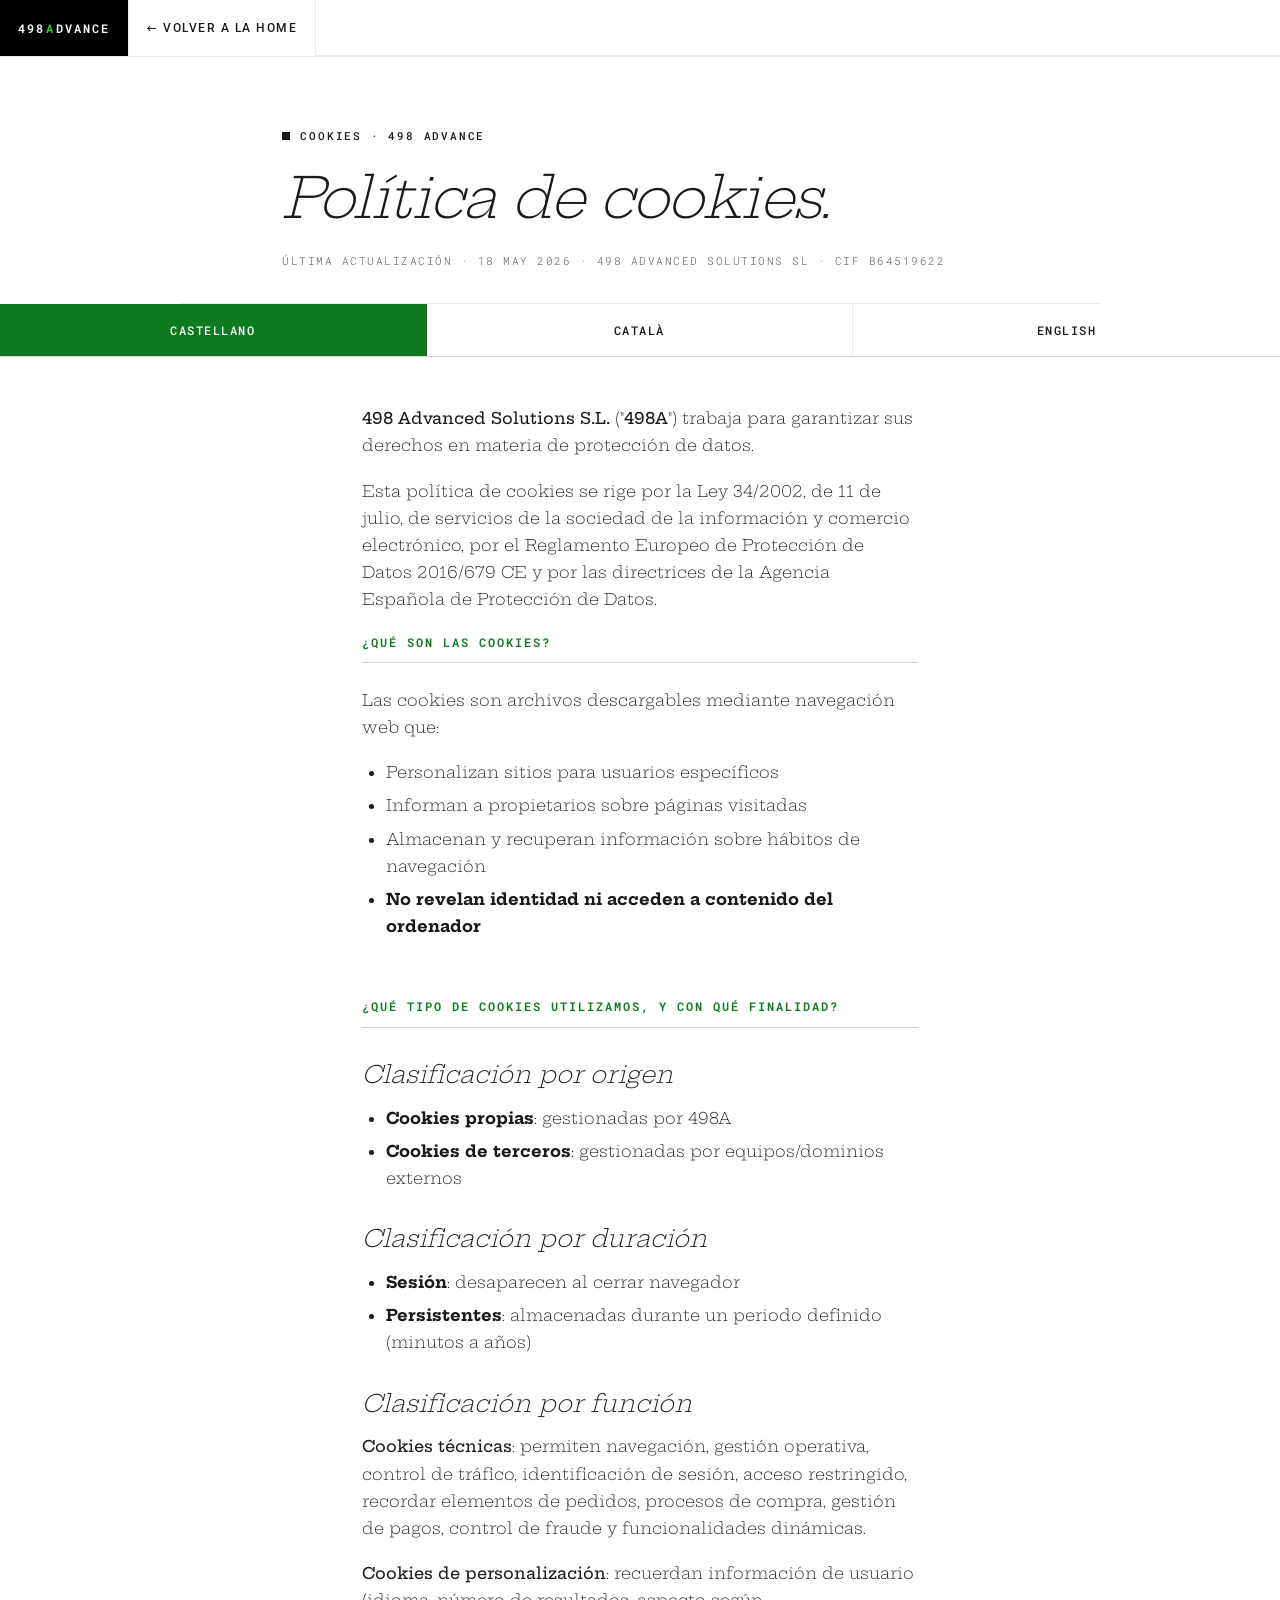
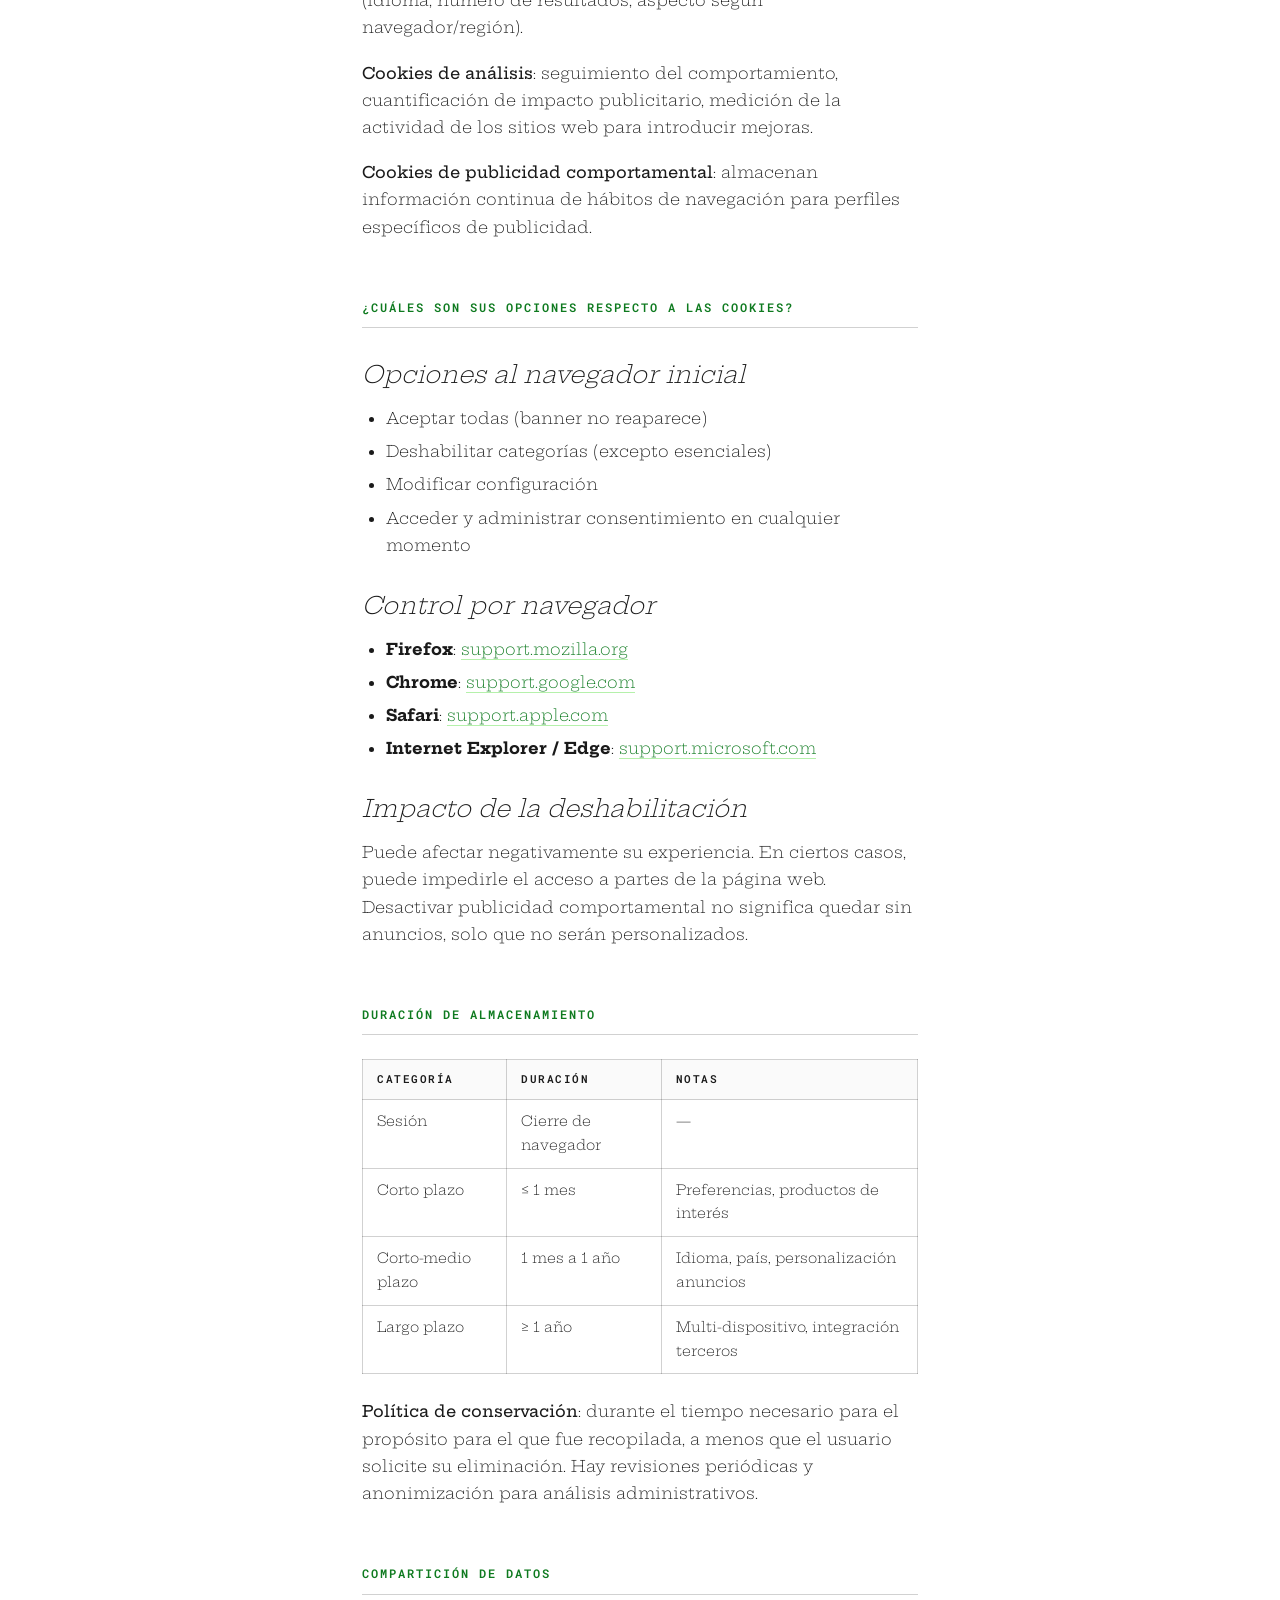
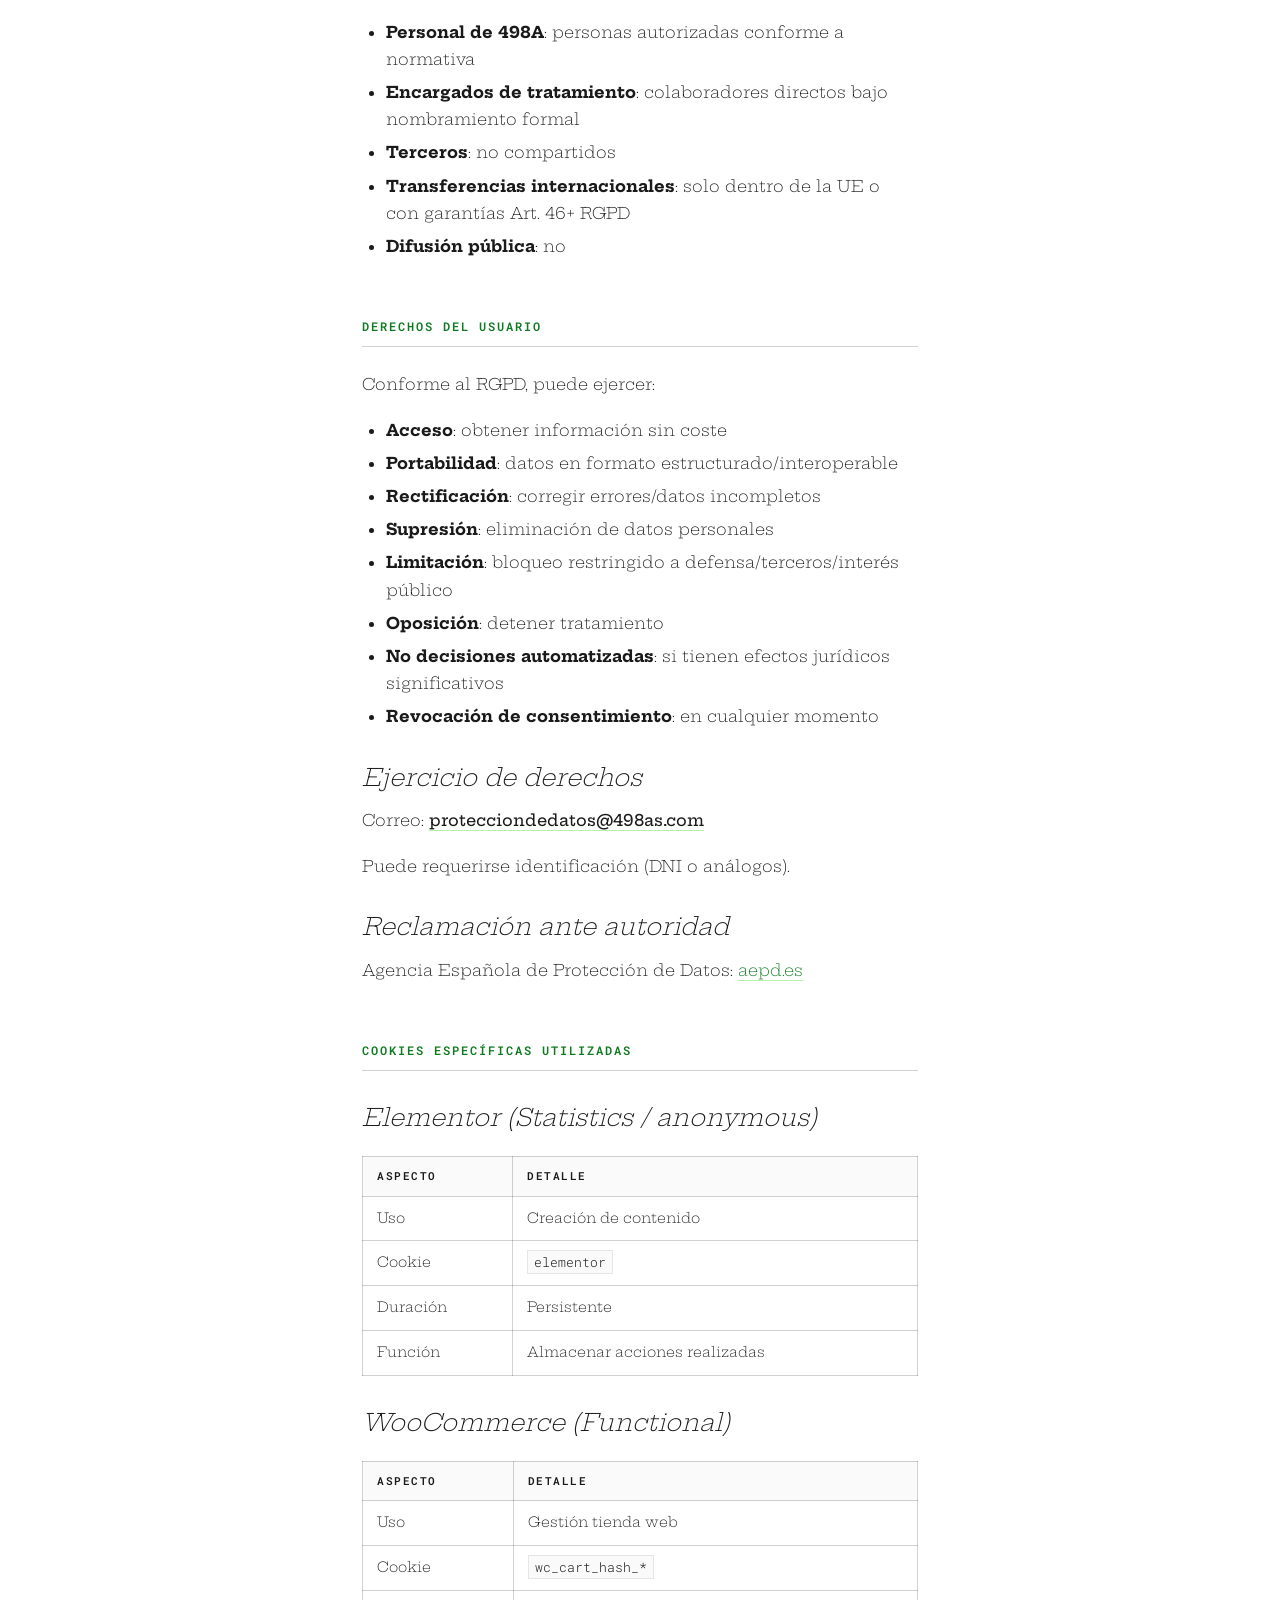
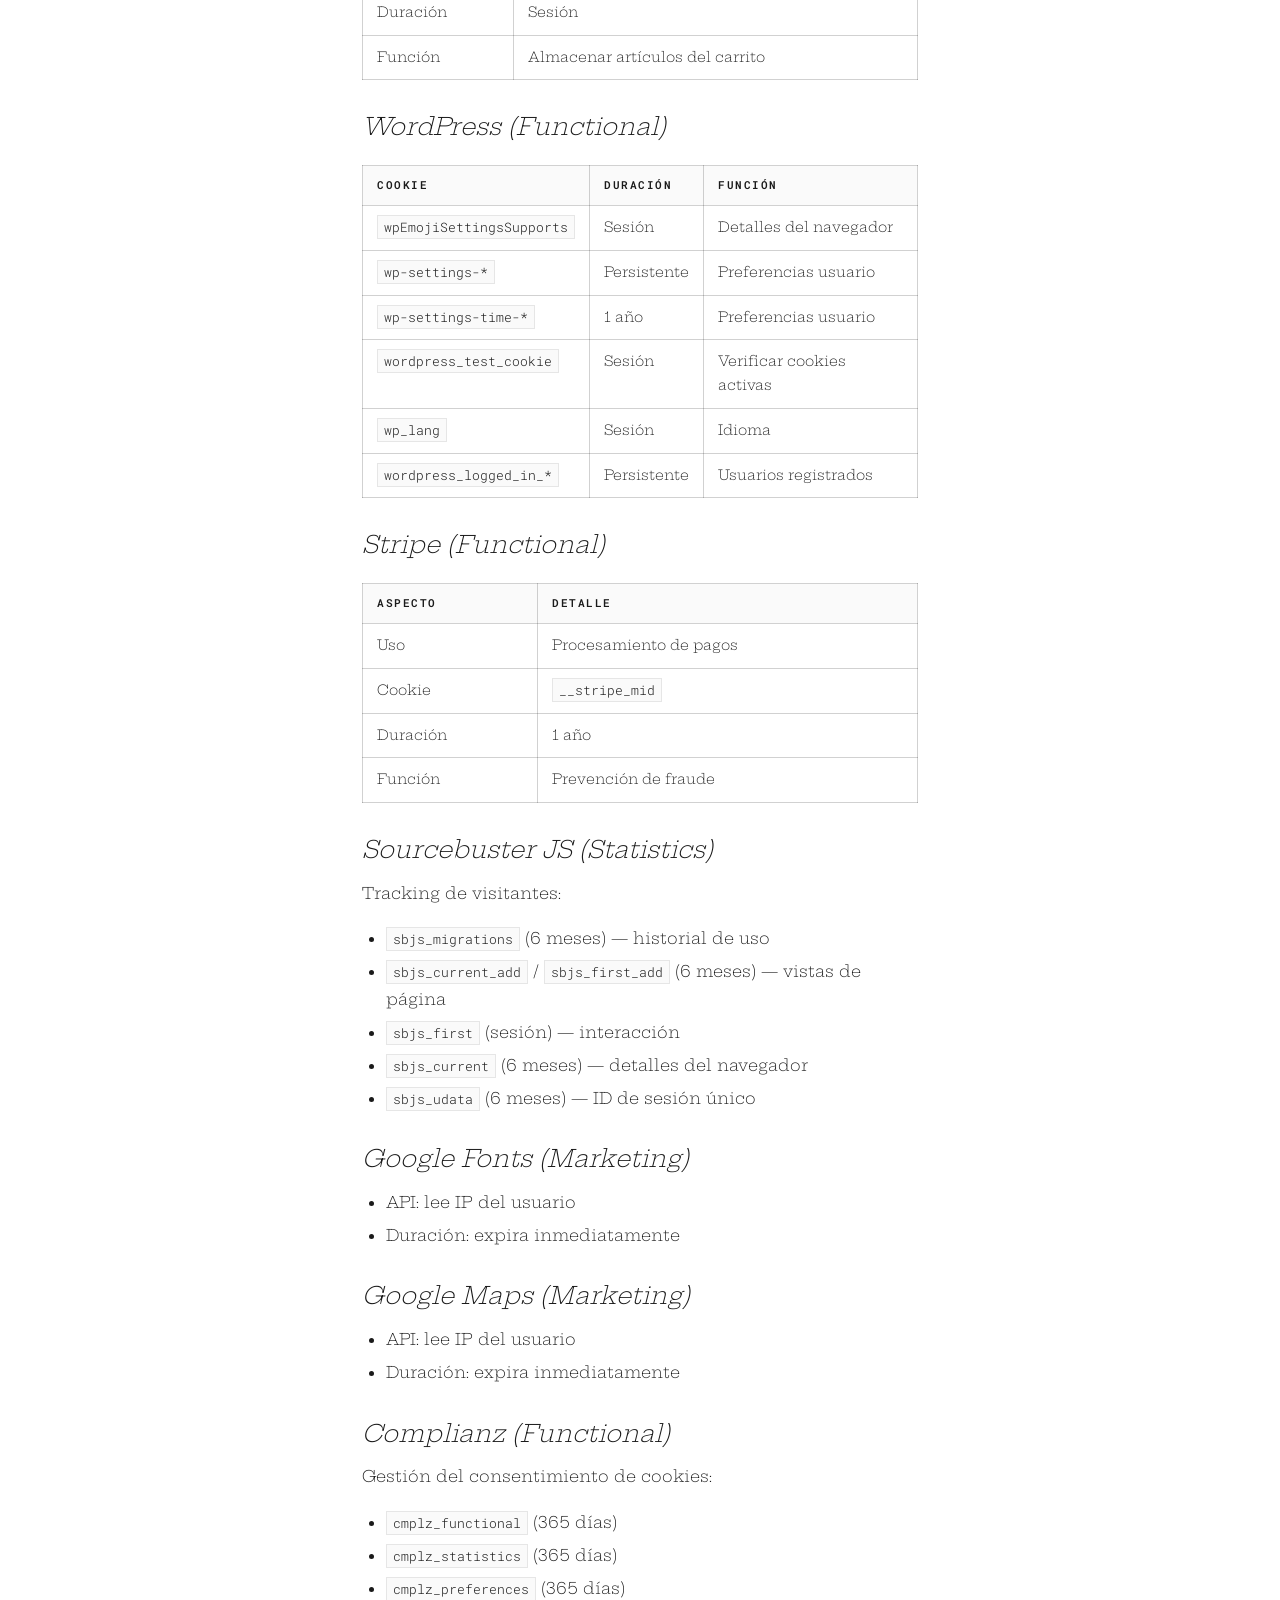
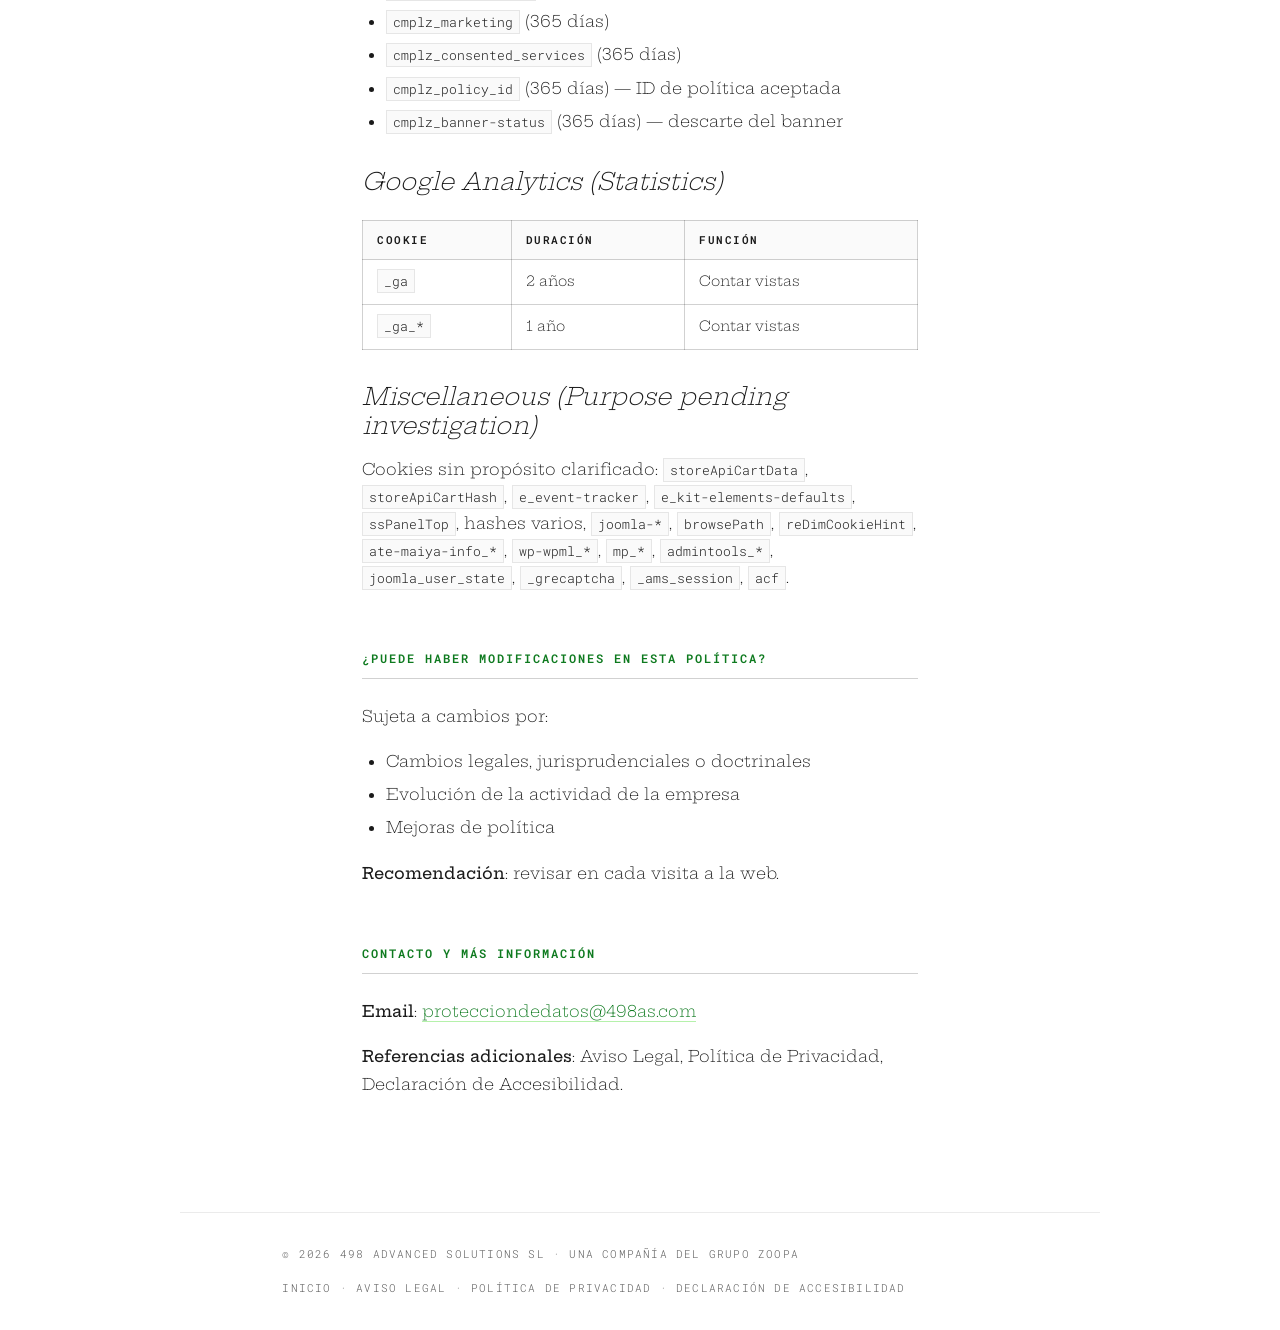
<file: 498Adesign/legal/politica-cookies.html>
<!DOCTYPE html>
<html lang="es">
<head>
<meta charset="utf-8">
<meta name="viewport" content="width=device-width, initial-scale=1">
<title>Política de cookies · 498 Advance</title>
<meta name="description" content="Política de cookies de 498 Advance · 498 Advanced Solutions SL · CIF B64519622">
<link rel="stylesheet" href="../tokens.css">
<style>
  /* ===================================================================
     Página legal · usa tokens del design system 498A v2.1
     Layout editorial puro · max-width contenido para lectura cómoda
     =================================================================== */
  :root {
    --pg-text: #1A1A1A;
    --pg-text-muted: #5C5C5C;
    --pg-text-faint: #999999;
    --pg-line: rgba(0, 0, 0, .08);
    --pg-line-strong: rgba(0, 0, 0, .18);
    --pg-paper: #FAFAFA;
    --pg-rail-width: 148px;
  }
  * { box-sizing: border-box; margin: 0; padding: 0; }
  html { scroll-behavior: smooth; }
  body {
    font-family: var(--498-family-body);
    font-weight: 300;
    font-size: 16px;
    line-height: 1.7;
    color: var(--pg-text);
    background: var(--498-white);
  }

  /* Nav superior simple · brand + back link */
  .legal-nav {
    display: flex;
    align-items: stretch;
    border-bottom: 1px solid var(--pg-line);
    padding: 0;
  }
  .legal-nav__brand {
    display: inline-flex; align-items: center;
    padding: 0 18px;
    background: var(--498-black);
    color: var(--498-white);
    font-family: var(--498-family-mono); font-size: 12px;
    letter-spacing: 2px; text-transform: uppercase; font-weight: 600;
    text-decoration: none;
    height: 56px;
  }
  .legal-nav__brand em { color: var(--498-green); font-style: normal; margin: 0 1px; }
  .legal-nav__back {
    display: inline-flex; align-items: center; gap: 8px;
    padding: 0 18px;
    border-left: 1px solid var(--pg-line);
    border-right: 1px solid var(--pg-line);
    color: var(--pg-text);
    text-decoration: none;
    font-family: var(--498-family-ui); font-size: 12px;
    text-transform: uppercase; letter-spacing: 1.5px; font-weight: 500;
    height: 56px;
    transition: background .2s, color .2s;
  }
  .legal-nav__back:hover { background: var(--498-green-50); color: var(--498-green-deep); }
  .legal-nav__spacer { flex: 1; border-bottom: 1px solid var(--pg-line); }

  /* Header del documento */
  .legal-header {
    padding: 64px 8vw 32px;
    max-width: 920px;
    margin: 0 auto;
    border-bottom: 1px solid var(--pg-line);
  }
  .legal-header__eyebrow {
    display: inline-flex; align-items: center; gap: 10px;
    font-family: var(--498-family-mono); font-size: 11px;
    letter-spacing: 1.8px; text-transform: uppercase;
    color: var(--pg-text); font-weight: 500;
    margin-bottom: 24px;
  }
  .legal-header__eyebrow::before {
    content: ""; display: inline-block;
    width: 8px; height: 8px;
    background: var(--pg-text);
  }
  .legal-header__title {
    font-family: var(--498-family-body);
    font-weight: 300; font-style: italic;
    font-size: 56px; line-height: 1.05; letter-spacing: -1.5px;
    color: var(--pg-text);
    margin-bottom: 24px;
  }
  .legal-header__meta {
    font-family: var(--498-family-mono); font-size: 11px;
    letter-spacing: 1.5px; text-transform: uppercase;
    color: var(--pg-text-muted);
  }
  @media (max-width: 720px) {
    .legal-header { padding: 40px 6vw 24px; }
    .legal-header__title { font-size: 36px; }
  }

  /* Lang selector · matriz 1x3 sticky · ES / CA / EN */
  .legal-lang {
    position: sticky; top: 0; z-index: 10;
    display: grid; grid-template-columns: repeat(3, 1fr);
    background: rgba(255,255,255,.96);
    backdrop-filter: blur(12px);
    border-bottom: 1px solid var(--pg-line-strong);
  }
  .legal-lang__cell {
    display: inline-flex; align-items: center; justify-content: center;
    padding: 16px 0;
    font-family: var(--498-family-mono); font-size: 12px;
    letter-spacing: 1.5px; text-transform: uppercase; font-weight: 500;
    color: var(--pg-text); text-decoration: none;
    border-right: 1px solid var(--pg-line);
    transition: background .2s, color .2s;
  }
  .legal-lang__cell:last-child { border-right: 0; }
  .legal-lang__cell:hover { background: var(--498-green-50); color: var(--498-green-deep); }
  .legal-lang__cell.is-active { background: var(--498-green-deep); color: var(--498-white); }

  /* Contenido legal · max-width tipo paper */
  .legal-content {
    padding: 48px 8vw 96px;
    max-width: 760px;
    margin: 0 auto;
  }
  .legal-content h2 {
    font-family: var(--498-family-mono); font-size: 12px;
    letter-spacing: 2px; text-transform: uppercase;
    color: var(--498-green-deep); font-weight: 600;
    margin: 56px 0 24px;
    padding-bottom: 10px;
    border-bottom: 1px solid var(--pg-line-strong);
  }
  .legal-content h2:first-of-type { margin-top: 0; }
  .legal-content h3 {
    font-family: var(--498-family-body);
    font-weight: 300; font-style: italic;
    font-size: 24px; line-height: 1.2;
    margin: 32px 0 16px;
    color: var(--pg-text);
  }
  .legal-content h4 {
    font-family: var(--498-family-ui);
    font-weight: 500;
    font-size: 15px; line-height: 1.3;
    margin: 24px 0 12px;
    color: var(--pg-text);
    text-transform: none;
    letter-spacing: 0;
  }
  .legal-content p {
    margin-bottom: 18px;
    color: var(--pg-text);
  }
  .legal-content p strong {
    color: var(--pg-text);
    font-weight: 500;
  }
  .legal-content ul {
    margin: 0 0 18px 24px;
    color: var(--pg-text);
  }
  .legal-content ul li { margin-bottom: 6px; }
  .legal-content a {
    color: var(--498-green-deep);
    text-decoration: none;
    border-bottom: 1px solid var(--498-green-line);
    transition: border-color .2s;
  }
  .legal-content a:hover { border-bottom-color: var(--498-green-deep); }
  .legal-content blockquote {
    margin: 32px 0;
    padding: 20px 24px;
    background: var(--pg-paper);
    border-left: 3px solid var(--498-green-deep);
    color: var(--pg-text-muted);
    font-size: 14px;
    font-style: italic;
  }
  .legal-content code {
    font-family: var(--498-family-mono);
    font-size: 13px;
    background: var(--pg-paper);
    padding: 2px 6px;
    border: 1px solid var(--pg-line);
  }
  .legal-content table {
    width: 100%;
    border-collapse: collapse;
    margin: 24px 0;
    font-size: 14px;
  }
  .legal-content th, .legal-content td {
    text-align: left;
    padding: 10px 14px;
    border: 1px solid var(--pg-line-strong);
    vertical-align: top;
  }
  .legal-content th {
    background: var(--pg-paper);
    font-family: var(--498-family-mono); font-size: 11px;
    letter-spacing: 1.5px; text-transform: uppercase; font-weight: 600;
  }

  /* Lang sections · solo una visible a la vez (JS toggle) */
  .lang-section { display: none; }
  .lang-section.is-active { display: block; }
  .lang-pending {
    padding: 48px 32px; text-align: center;
    background: var(--pg-paper);
    border: 1px dashed var(--pg-line-strong);
    color: var(--pg-text-muted);
    font-style: italic;
  }

  /* Footer mínimo */
  .legal-footer {
    padding: 32px 8vw;
    border-top: 1px solid var(--pg-line);
    max-width: 920px;
    margin: 0 auto;
    display: flex; justify-content: space-between; flex-wrap: wrap; gap: 16px;
    font-family: var(--498-family-mono); font-size: 11px;
    letter-spacing: 1.2px; text-transform: uppercase;
    color: var(--pg-text-muted);
  }
  .legal-footer a {
    color: var(--pg-text-muted);
    text-decoration: none;
    border-bottom: 1px solid transparent;
    transition: color .2s, border-color .2s;
  }
  .legal-footer a:hover {
    color: var(--498-green-deep);
    border-bottom-color: var(--498-green-line);
  }
</style>
</head>
<body>

<nav class="legal-nav" aria-label="Navegación principal">
  <a class="legal-nav__brand" href="../index.html" aria-label="498 Advance">
    498 <em>A</em>DVANCE
  </a>
  <a class="legal-nav__back" href="../index.html">← Volver a la home</a>
  <div class="legal-nav__spacer" aria-hidden="true"></div>
</nav>

<header class="legal-header">
  <span class="legal-header__eyebrow">Cookies · 498 Advance</span>
  <h1 class="legal-header__title">Política <em style="font-style:italic">de cookies</em>.</h1>
  <div class="legal-header__meta">
    Última actualización · 18 May 2026 · 498 Advanced Solutions SL · CIF B64519622
  </div>
</header>

<nav class="legal-lang" aria-label="Idioma del documento">
  <a class="legal-lang__cell is-active" href="#es" data-lang="es" hreflang="es">Castellano</a>
  <a class="legal-lang__cell" href="#ca" data-lang="ca" hreflang="ca">Català</a>
  <a class="legal-lang__cell" href="#en" data-lang="en" hreflang="en">English</a>
</nav>

<main class="legal-content">

  <!-- ============================== ES ============================== -->
  <article id="es" class="lang-section is-active" lang="es">

    <p><strong>498 Advanced Solutions S.L.</strong> ("<strong>498A</strong>") trabaja para garantizar sus derechos en materia de protección de datos.</p>
    <p>Esta política de cookies se rige por la Ley 34/2002, de 11 de julio, de servicios de la sociedad de la información y comercio electrónico, por el Reglamento Europeo de Protección de Datos 2016/679 CE y por las directrices de la Agencia Española de Protección de Datos.</p>

    <h2>¿Qué son las cookies?</h2>
    <p>Las cookies son archivos descargables mediante navegación web que:</p>
    <ul>
      <li>Personalizan sitios para usuarios específicos</li>
      <li>Informan a propietarios sobre páginas visitadas</li>
      <li>Almacenan y recuperan información sobre hábitos de navegación</li>
      <li><strong>No revelan identidad ni acceden a contenido del ordenador</strong></li>
    </ul>

    <h2>¿Qué tipo de cookies utilizamos, y con qué finalidad?</h2>

    <h3>Clasificación por origen</h3>
    <ul>
      <li><strong>Cookies propias</strong>: gestionadas por 498A</li>
      <li><strong>Cookies de terceros</strong>: gestionadas por equipos/dominios externos</li>
    </ul>

    <h3>Clasificación por duración</h3>
    <ul>
      <li><strong>Sesión</strong>: desaparecen al cerrar navegador</li>
      <li><strong>Persistentes</strong>: almacenadas durante un periodo definido (minutos a años)</li>
    </ul>

    <h3>Clasificación por función</h3>
    <p><strong>Cookies técnicas</strong>: permiten navegación, gestión operativa, control de tráfico, identificación de sesión, acceso restringido, recordar elementos de pedidos, procesos de compra, gestión de pagos, control de fraude y funcionalidades dinámicas.</p>
    <p><strong>Cookies de personalización</strong>: recuerdan información de usuario (idioma, número de resultados, aspecto según navegador/región).</p>
    <p><strong>Cookies de análisis</strong>: seguimiento del comportamiento, cuantificación de impacto publicitario, medición de la actividad de los sitios web para introducir mejoras.</p>
    <p><strong>Cookies de publicidad comportamental</strong>: almacenan información continua de hábitos de navegación para perfiles específicos de publicidad.</p>

    <h2>¿Cuáles son sus opciones respecto a las cookies?</h2>

    <h3>Opciones al navegador inicial</h3>
    <ul>
      <li>Aceptar todas (banner no reaparece)</li>
      <li>Deshabilitar categorías (excepto esenciales)</li>
      <li>Modificar configuración</li>
      <li>Acceder y administrar consentimiento en cualquier momento</li>
    </ul>

    <h3>Control por navegador</h3>
    <ul>
      <li><strong>Firefox</strong>: <a href="https://support.mozilla.org/es/kb/habilitar-y-deshabilitar-cookies-sitios-web-rastrear-preferencias" target="_blank" rel="noopener">support.mozilla.org</a></li>
      <li><strong>Chrome</strong>: <a href="https://support.google.com/chrome/answer/95647?hl=es" target="_blank" rel="noopener">support.google.com</a></li>
      <li><strong>Safari</strong>: <a href="https://support.apple.com/es-es/guide/safari/sfri11471/mac" target="_blank" rel="noopener">support.apple.com</a></li>
      <li><strong>Internet Explorer / Edge</strong>: <a href="https://support.microsoft.com/es-es/microsoft-edge/eliminar-las-cookies-en-microsoft-edge-63947406-40ac-c3b8-57b9-2a946a29ae09" target="_blank" rel="noopener">support.microsoft.com</a></li>
    </ul>

    <h3>Impacto de la deshabilitación</h3>
    <p>Puede afectar negativamente su experiencia. En ciertos casos, puede impedirle el acceso a partes de la página web. Desactivar publicidad comportamental no significa quedar sin anuncios, solo que no serán personalizados.</p>

    <h2>Duración de almacenamiento</h2>
    <table>
      <thead>
        <tr><th>Categoría</th><th>Duración</th><th>Notas</th></tr>
      </thead>
      <tbody>
        <tr><td>Sesión</td><td>Cierre de navegador</td><td>—</td></tr>
        <tr><td>Corto plazo</td><td>≤ 1 mes</td><td>Preferencias, productos de interés</td></tr>
        <tr><td>Corto-medio plazo</td><td>1 mes a 1 año</td><td>Idioma, país, personalización anuncios</td></tr>
        <tr><td>Largo plazo</td><td>≥ 1 año</td><td>Multi-dispositivo, integración terceros</td></tr>
      </tbody>
    </table>
    <p><strong>Política de conservación</strong>: durante el tiempo necesario para el propósito para el que fue recopilada, a menos que el usuario solicite su eliminación. Hay revisiones periódicas y anonimización para análisis administrativos.</p>

    <h2>Compartición de datos</h2>
    <ul>
      <li><strong>Personal de 498A</strong>: personas autorizadas conforme a normativa</li>
      <li><strong>Encargados de tratamiento</strong>: colaboradores directos bajo nombramiento formal</li>
      <li><strong>Terceros</strong>: no compartidos</li>
      <li><strong>Transferencias internacionales</strong>: solo dentro de la UE o con garantías Art. 46+ RGPD</li>
      <li><strong>Difusión pública</strong>: no</li>
    </ul>

    <h2>Derechos del usuario</h2>
    <p>Conforme al RGPD, puede ejercer:</p>
    <ul>
      <li><strong>Acceso</strong>: obtener información sin coste</li>
      <li><strong>Portabilidad</strong>: datos en formato estructurado/interoperable</li>
      <li><strong>Rectificación</strong>: corregir errores/datos incompletos</li>
      <li><strong>Supresión</strong>: eliminación de datos personales</li>
      <li><strong>Limitación</strong>: bloqueo restringido a defensa/terceros/interés público</li>
      <li><strong>Oposición</strong>: detener tratamiento</li>
      <li><strong>No decisiones automatizadas</strong>: si tienen efectos jurídicos significativos</li>
      <li><strong>Revocación de consentimiento</strong>: en cualquier momento</li>
    </ul>

    <h3>Ejercicio de derechos</h3>
    <p>Correo: <a href="mailto:protecciondedatos@498as.com"><strong>protecciondedatos@498as.com</strong></a></p>
    <p>Puede requerirse identificación (DNI o análogos).</p>

    <h3>Reclamación ante autoridad</h3>
    <p>Agencia Española de Protección de Datos: <a href="https://www.aepd.es" target="_blank" rel="noopener">aepd.es</a></p>

    <h2>Cookies específicas utilizadas</h2>

    <h3>Elementor (Statistics / anonymous)</h3>
    <table>
      <thead>
        <tr><th>Aspecto</th><th>Detalle</th></tr>
      </thead>
      <tbody>
        <tr><td>Uso</td><td>Creación de contenido</td></tr>
        <tr><td>Cookie</td><td><code>elementor</code></td></tr>
        <tr><td>Duración</td><td>Persistente</td></tr>
        <tr><td>Función</td><td>Almacenar acciones realizadas</td></tr>
      </tbody>
    </table>

    <h3>WooCommerce (Functional)</h3>
    <table>
      <thead>
        <tr><th>Aspecto</th><th>Detalle</th></tr>
      </thead>
      <tbody>
        <tr><td>Uso</td><td>Gestión tienda web</td></tr>
        <tr><td>Cookie</td><td><code>wc_cart_hash_*</code></td></tr>
        <tr><td>Duración</td><td>Sesión</td></tr>
        <tr><td>Función</td><td>Almacenar artículos del carrito</td></tr>
      </tbody>
    </table>

    <h3>WordPress (Functional)</h3>
    <table>
      <thead>
        <tr><th>Cookie</th><th>Duración</th><th>Función</th></tr>
      </thead>
      <tbody>
        <tr><td><code>wpEmojiSettingsSupports</code></td><td>Sesión</td><td>Detalles del navegador</td></tr>
        <tr><td><code>wp-settings-*</code></td><td>Persistente</td><td>Preferencias usuario</td></tr>
        <tr><td><code>wp-settings-time-*</code></td><td>1 año</td><td>Preferencias usuario</td></tr>
        <tr><td><code>wordpress_test_cookie</code></td><td>Sesión</td><td>Verificar cookies activas</td></tr>
        <tr><td><code>wp_lang</code></td><td>Sesión</td><td>Idioma</td></tr>
        <tr><td><code>wordpress_logged_in_*</code></td><td>Persistente</td><td>Usuarios registrados</td></tr>
      </tbody>
    </table>

    <h3>Stripe (Functional)</h3>
    <table>
      <thead>
        <tr><th>Aspecto</th><th>Detalle</th></tr>
      </thead>
      <tbody>
        <tr><td>Uso</td><td>Procesamiento de pagos</td></tr>
        <tr><td>Cookie</td><td><code>__stripe_mid</code></td></tr>
        <tr><td>Duración</td><td>1 año</td></tr>
        <tr><td>Función</td><td>Prevención de fraude</td></tr>
      </tbody>
    </table>

    <h3>Sourcebuster JS (Statistics)</h3>
    <p>Tracking de visitantes:</p>
    <ul>
      <li><code>sbjs_migrations</code> (6 meses) — historial de uso</li>
      <li><code>sbjs_current_add</code> / <code>sbjs_first_add</code> (6 meses) — vistas de página</li>
      <li><code>sbjs_first</code> (sesión) — interacción</li>
      <li><code>sbjs_current</code> (6 meses) — detalles del navegador</li>
      <li><code>sbjs_udata</code> (6 meses) — ID de sesión único</li>
    </ul>

    <h3>Google Fonts (Marketing)</h3>
    <ul>
      <li>API: lee IP del usuario</li>
      <li>Duración: expira inmediatamente</li>
    </ul>

    <h3>Google Maps (Marketing)</h3>
    <ul>
      <li>API: lee IP del usuario</li>
      <li>Duración: expira inmediatamente</li>
    </ul>

    <h3>Complianz (Functional)</h3>
    <p>Gestión del consentimiento de cookies:</p>
    <ul>
      <li><code>cmplz_functional</code> (365 días)</li>
      <li><code>cmplz_statistics</code> (365 días)</li>
      <li><code>cmplz_preferences</code> (365 días)</li>
      <li><code>cmplz_marketing</code> (365 días)</li>
      <li><code>cmplz_consented_services</code> (365 días)</li>
      <li><code>cmplz_policy_id</code> (365 días) — ID de política aceptada</li>
      <li><code>cmplz_banner-status</code> (365 días) — descarte del banner</li>
    </ul>

    <h3>Google Analytics (Statistics)</h3>
    <table>
      <thead>
        <tr><th>Cookie</th><th>Duración</th><th>Función</th></tr>
      </thead>
      <tbody>
        <tr><td><code>_ga</code></td><td>2 años</td><td>Contar vistas</td></tr>
        <tr><td><code>_ga_*</code></td><td>1 año</td><td>Contar vistas</td></tr>
      </tbody>
    </table>

    <h3>Miscellaneous (Purpose pending investigation)</h3>
    <p>Cookies sin propósito clarificado: <code>storeApiCartData</code>, <code>storeApiCartHash</code>, <code>e_event-tracker</code>, <code>e_kit-elements-defaults</code>, <code>ssPanelTop</code>, hashes varios, <code>joomla-*</code>, <code>browsePath</code>, <code>reDimCookieHint</code>, <code>ate-maiya-info_*</code>, <code>wp-wpml_*</code>, <code>mp_*</code>, <code>admintools_*</code>, <code>joomla_user_state</code>, <code>_grecaptcha</code>, <code>_ams_session</code>, <code>acf</code>.</p>

    <h2>¿Puede haber modificaciones en esta política?</h2>
    <p>Sujeta a cambios por:</p>
    <ul>
      <li>Cambios legales, jurisprudenciales o doctrinales</li>
      <li>Evolución de la actividad de la empresa</li>
      <li>Mejoras de política</li>
    </ul>
    <p><strong>Recomendación</strong>: revisar en cada visita a la web.</p>

    <h2>Contacto y más información</h2>
    <p><strong>Email</strong>: <a href="mailto:protecciondedatos@498as.com">protecciondedatos@498as.com</a></p>
    <p><strong>Referencias adicionales</strong>: Aviso Legal, Política de Privacidad, Declaración de Accesibilidad.</p>

  </article>

  <!-- ============================== CA ============================== -->
  <article id="ca" class="lang-section" lang="ca">

    <div class="lang-pending">
      <strong>Esborrany</strong>: traducció al català realitzada des de la versió castellana. Pendent de revisió i validació per l'equip legal de 498 Advance.
    </div>

    <p><strong>498 Advanced Solutions S.L.</strong> ("<strong>498A</strong>") treballa per garantir els seus drets en matèria de protecció de dades.</p>
    <p>Aquesta política de galetes es regeix per la Ley 34/2002, d'11 de juliol, de serveis de la societat de la informació i comerç electrònic, pel Reglamento Europeo de Protección de Datos 2016/679 CE i per les directrius de l'Agència Espanyola de Protecció de Dades.</p>

    <h2>Què són les galetes?</h2>
    <p>Les galetes són arxius descarregables mitjançant la navegació web que:</p>
    <ul>
      <li>Personalitzen llocs per a usuaris específics</li>
      <li>Informen els propietaris sobre les pàgines visitades</li>
      <li>Emmagatzemen i recuperen informació sobre hàbits de navegació</li>
      <li><strong>No revelen la identitat ni accedeixen al contingut de l'ordinador</strong></li>
    </ul>

    <h2>Quin tipus de galetes utilitzem, i amb quina finalitat?</h2>

    <h3>Classificació per origen</h3>
    <ul>
      <li><strong>Galetes pròpies</strong>: gestionades per 498A</li>
      <li><strong>Galetes de tercers</strong>: gestionades per equips/dominis externs</li>
    </ul>

    <h3>Classificació per durada</h3>
    <ul>
      <li><strong>Sessió</strong>: desapareixen en tancar el navegador</li>
      <li><strong>Persistents</strong>: emmagatzemades durant un període definit (minuts a anys)</li>
    </ul>

    <h3>Classificació per funció</h3>
    <p><strong>Galetes tècniques</strong>: permeten la navegació, la gestió operativa, el control de trànsit, la identificació de sessió, l'accés restringit, recordar elements de comandes, processos de compra, gestió de pagaments, control de frau i funcionalitats dinàmiques.</p>
    <p><strong>Galetes de personalització</strong>: recorden informació de l'usuari (idioma, nombre de resultats, aspecte segons navegador/regió).</p>
    <p><strong>Galetes d'anàlisi</strong>: seguiment del comportament, quantificació de l'impacte publicitari, mesurament de l'activitat dels llocs web per introduir-hi millores.</p>
    <p><strong>Galetes de publicitat comportamental</strong>: emmagatzemen informació contínua d'hàbits de navegació per a perfils específics de publicitat.</p>

    <h2>Quines són les seves opcions respecte a les galetes?</h2>

    <h3>Opcions al navegador inicial</h3>
    <ul>
      <li>Acceptar-les totes (el bàner no torna a aparèixer)</li>
      <li>Deshabilitar categories (excepte les essencials)</li>
      <li>Modificar la configuració</li>
      <li>Accedir i administrar el consentiment en qualsevol moment</li>
    </ul>

    <h3>Control per navegador</h3>
    <ul>
      <li><strong>Firefox</strong>: <a href="https://support.mozilla.org/es/kb/habilitar-y-deshabilitar-cookies-sitios-web-rastrear-preferencias" target="_blank" rel="noopener">support.mozilla.org</a></li>
      <li><strong>Chrome</strong>: <a href="https://support.google.com/chrome/answer/95647?hl=es" target="_blank" rel="noopener">support.google.com</a></li>
      <li><strong>Safari</strong>: <a href="https://support.apple.com/es-es/guide/safari/sfri11471/mac" target="_blank" rel="noopener">support.apple.com</a></li>
      <li><strong>Internet Explorer / Edge</strong>: <a href="https://support.microsoft.com/es-es/microsoft-edge/eliminar-las-cookies-en-microsoft-edge-63947406-40ac-c3b8-57b9-2a946a29ae09" target="_blank" rel="noopener">support.microsoft.com</a></li>
    </ul>

    <h3>Impacte de la deshabilitació</h3>
    <p>Pot afectar negativament la seva experiència. En determinats casos, pot impedir-li l'accés a parts del lloc web. Desactivar la publicitat comportamental no significa quedar-se sense anuncis, només que no seran personalitzats.</p>

    <h2>Durada d'emmagatzematge</h2>
    <table>
      <thead>
        <tr><th>Categoria</th><th>Durada</th><th>Notes</th></tr>
      </thead>
      <tbody>
        <tr><td>Sessió</td><td>Tancament del navegador</td><td>—</td></tr>
        <tr><td>Curt termini</td><td>≤ 1 mes</td><td>Preferències, productes d'interès</td></tr>
        <tr><td>Curt-mitjà termini</td><td>1 mes a 1 any</td><td>Idioma, país, personalització d'anuncis</td></tr>
        <tr><td>Llarg termini</td><td>≥ 1 any</td><td>Multi-dispositiu, integració de tercers</td></tr>
      </tbody>
    </table>
    <p><strong>Política de conservació</strong>: durant el temps necessari per a la finalitat per a la qual va ser recollida, llevat que l'usuari en sol·liciti la supressió. Hi ha revisions periòdiques i anonimització per a anàlisis administratives.</p>

    <h2>Compartició de dades</h2>
    <ul>
      <li><strong>Personal de 498A</strong>: persones autoritzades conformement a la normativa</li>
      <li><strong>Encarregats del tractament</strong>: col·laboradors directes sota nomenament formal</li>
      <li><strong>Tercers</strong>: no es comparteixen</li>
      <li><strong>Transferències internacionals</strong>: només dins la UE o amb garanties Art. 46+ RGPD</li>
      <li><strong>Difusió pública</strong>: no</li>
    </ul>

    <h2>Drets de l'usuari</h2>
    <p>Conformement al RGPD, pot exercir:</p>
    <ul>
      <li><strong>Accés</strong>: obtenir informació sense cost</li>
      <li><strong>Portabilitat</strong>: dades en format estructurat/interoperable</li>
      <li><strong>Rectificació</strong>: corregir errors/dades incompletes</li>
      <li><strong>Supressió</strong>: eliminació de dades personals</li>
      <li><strong>Limitació</strong>: bloqueig restringit a defensa/tercers/interès públic</li>
      <li><strong>Oposició</strong>: aturar el tractament</li>
      <li><strong>No decisions automatitzades</strong>: si tenen efectes jurídics significatius</li>
      <li><strong>Revocació del consentiment</strong>: en qualsevol moment</li>
    </ul>

    <h3>Exercici de drets</h3>
    <p>Correu: <a href="mailto:protecciondedatos@498as.com"><strong>protecciondedatos@498as.com</strong></a></p>
    <p>Pot requerir-se identificació (DNI o anàlegs).</p>

    <h3>Reclamació davant l'autoritat</h3>
    <p>Agència Espanyola de Protecció de Dades: <a href="https://www.aepd.es" target="_blank" rel="noopener">aepd.es</a></p>

    <h2>Galetes específiques utilitzades</h2>

    <h3>Elementor (Statistics / anonymous)</h3>
    <table>
      <thead>
        <tr><th>Aspecte</th><th>Detall</th></tr>
      </thead>
      <tbody>
        <tr><td>Ús</td><td>Creació de contingut</td></tr>
        <tr><td>Cookie</td><td><code>elementor</code></td></tr>
        <tr><td>Durada</td><td>Persistent</td></tr>
        <tr><td>Funció</td><td>Emmagatzemar accions realitzades</td></tr>
      </tbody>
    </table>

    <h3>WooCommerce (Functional)</h3>
    <table>
      <thead>
        <tr><th>Aspecte</th><th>Detall</th></tr>
      </thead>
      <tbody>
        <tr><td>Ús</td><td>Gestió de la botiga web</td></tr>
        <tr><td>Cookie</td><td><code>wc_cart_hash_*</code></td></tr>
        <tr><td>Durada</td><td>Sessió</td></tr>
        <tr><td>Funció</td><td>Emmagatzemar articles del carret</td></tr>
      </tbody>
    </table>

    <h3>WordPress (Functional)</h3>
    <table>
      <thead>
        <tr><th>Cookie</th><th>Durada</th><th>Funció</th></tr>
      </thead>
      <tbody>
        <tr><td><code>wpEmojiSettingsSupports</code></td><td>Sessió</td><td>Detalls del navegador</td></tr>
        <tr><td><code>wp-settings-*</code></td><td>Persistent</td><td>Preferències de l'usuari</td></tr>
        <tr><td><code>wp-settings-time-*</code></td><td>1 any</td><td>Preferències de l'usuari</td></tr>
        <tr><td><code>wordpress_test_cookie</code></td><td>Sessió</td><td>Verificar galetes actives</td></tr>
        <tr><td><code>wp_lang</code></td><td>Sessió</td><td>Idioma</td></tr>
        <tr><td><code>wordpress_logged_in_*</code></td><td>Persistent</td><td>Usuaris registrats</td></tr>
      </tbody>
    </table>

    <h3>Stripe (Functional)</h3>
    <table>
      <thead>
        <tr><th>Aspecte</th><th>Detall</th></tr>
      </thead>
      <tbody>
        <tr><td>Ús</td><td>Processament de pagaments</td></tr>
        <tr><td>Cookie</td><td><code>__stripe_mid</code></td></tr>
        <tr><td>Durada</td><td>1 any</td></tr>
        <tr><td>Funció</td><td>Prevenció de frau</td></tr>
      </tbody>
    </table>

    <h3>Sourcebuster JS (Statistics)</h3>
    <p>Seguiment de visitants:</p>
    <ul>
      <li><code>sbjs_migrations</code> (6 mesos) — historial d'ús</li>
      <li><code>sbjs_current_add</code> / <code>sbjs_first_add</code> (6 mesos) — visites de pàgina</li>
      <li><code>sbjs_first</code> (sessió) — interacció</li>
      <li><code>sbjs_current</code> (6 mesos) — detalls del navegador</li>
      <li><code>sbjs_udata</code> (6 mesos) — ID de sessió únic</li>
    </ul>

    <h3>Google Fonts (Marketing)</h3>
    <ul>
      <li>API: llegeix la IP de l'usuari</li>
      <li>Durada: expira immediatament</li>
    </ul>

    <h3>Google Maps (Marketing)</h3>
    <ul>
      <li>API: llegeix la IP de l'usuari</li>
      <li>Durada: expira immediatament</li>
    </ul>

    <h3>Complianz (Functional)</h3>
    <p>Gestió del consentiment de galetes:</p>
    <ul>
      <li><code>cmplz_functional</code> (365 dies)</li>
      <li><code>cmplz_statistics</code> (365 dies)</li>
      <li><code>cmplz_preferences</code> (365 dies)</li>
      <li><code>cmplz_marketing</code> (365 dies)</li>
      <li><code>cmplz_consented_services</code> (365 dies)</li>
      <li><code>cmplz_policy_id</code> (365 dies) — ID de la política acceptada</li>
      <li><code>cmplz_banner-status</code> (365 dies) — descartament del bàner</li>
    </ul>

    <h3>Google Analytics (Statistics)</h3>
    <table>
      <thead>
        <tr><th>Cookie</th><th>Durada</th><th>Funció</th></tr>
      </thead>
      <tbody>
        <tr><td><code>_ga</code></td><td>2 anys</td><td>Comptar visites</td></tr>
        <tr><td><code>_ga_*</code></td><td>1 any</td><td>Comptar visites</td></tr>
      </tbody>
    </table>

    <h3>Miscellaneous (Purpose pending investigation)</h3>
    <p>Galetes sense propòsit aclarit: <code>storeApiCartData</code>, <code>storeApiCartHash</code>, <code>e_event-tracker</code>, <code>e_kit-elements-defaults</code>, <code>ssPanelTop</code>, hashes diversos, <code>joomla-*</code>, <code>browsePath</code>, <code>reDimCookieHint</code>, <code>ate-maiya-info_*</code>, <code>wp-wpml_*</code>, <code>mp_*</code>, <code>admintools_*</code>, <code>joomla_user_state</code>, <code>_grecaptcha</code>, <code>_ams_session</code>, <code>acf</code>.</p>

    <h2>Pot haver-hi modificacions en aquesta política?</h2>
    <p>Subjecta a canvis per:</p>
    <ul>
      <li>Canvis legals, jurisprudencials o doctrinals</li>
      <li>Evolució de l'activitat de l'empresa</li>
      <li>Millores de la política</li>
    </ul>
    <p><strong>Recomanació</strong>: revisar a cada visita al web.</p>

    <h2>Contacte i més informació</h2>
    <p><strong>Email</strong>: <a href="mailto:protecciondedatos@498as.com">protecciondedatos@498as.com</a></p>
    <p><strong>Referències addicionals</strong>: Avís Legal, Política de Privacitat, Declaració d'Accessibilitat.</p>

  </article>

  <!-- ============================== EN ============================== -->
  <article id="en" class="lang-section" lang="en">

    <div class="lang-pending">
      <strong>Draft</strong>: English translation from the Spanish version. Pending review and validation by 498 Advance's legal team.
    </div>

    <p><strong>498 Advanced Solutions S.L.</strong> ("<strong>498A</strong>") works to safeguard your data protection rights.</p>
    <p>This cookie policy is governed by Spanish Law 34/2002 of 11 July on Information Society Services and E-Commerce, by the European General Data Protection Regulation 2016/679 EC, and by the guidelines of the Spanish Data Protection Agency (AEPD).</p>

    <h2>What are cookies?</h2>
    <p>Cookies are files downloadable through web browsing that:</p>
    <ul>
      <li>Personalize websites for specific users</li>
      <li>Inform owners about pages visited</li>
      <li>Store and retrieve information about browsing habits</li>
      <li><strong>Do not reveal identity nor access content on the computer</strong></li>
    </ul>

    <h2>What type of cookies do we use, and for what purpose?</h2>

    <h3>Classification by origin</h3>
    <ul>
      <li><strong>First-party cookies</strong>: managed by 498A</li>
      <li><strong>Third-party cookies</strong>: managed by external teams/domains</li>
    </ul>

    <h3>Classification by duration</h3>
    <ul>
      <li><strong>Session</strong>: disappear when the browser is closed</li>
      <li><strong>Persistent</strong>: stored for a defined period (minutes to years)</li>
    </ul>

    <h3>Classification by function</h3>
    <p><strong>Strictly necessary cookies</strong>: enable browsing, operational management, traffic control, session identification, restricted access, remembering order items, purchase processes, payment management, fraud control, and dynamic functionalities.</p>
    <p><strong>Personalization cookies</strong>: remember user information (language, number of results, appearance based on browser/region).</p>
    <p><strong>Analytics cookies</strong>: behavior tracking, quantification of advertising impact, measurement of website activity to introduce improvements.</p>
    <p><strong>Behavioral advertising cookies</strong>: store ongoing information on browsing habits for specific advertising profiles.</p>

    <h2>What are your options regarding cookies?</h2>

    <h3>Options on initial browsing</h3>
    <ul>
      <li>Accept all (banner does not reappear)</li>
      <li>Disable categories (except essential)</li>
      <li>Modify settings</li>
      <li>Access and manage consent at any time</li>
    </ul>

    <h3>Browser control</h3>
    <ul>
      <li><strong>Firefox</strong>: <a href="https://support.mozilla.org/es/kb/habilitar-y-deshabilitar-cookies-sitios-web-rastrear-preferencias" target="_blank" rel="noopener">support.mozilla.org</a></li>
      <li><strong>Chrome</strong>: <a href="https://support.google.com/chrome/answer/95647?hl=es" target="_blank" rel="noopener">support.google.com</a></li>
      <li><strong>Safari</strong>: <a href="https://support.apple.com/es-es/guide/safari/sfri11471/mac" target="_blank" rel="noopener">support.apple.com</a></li>
      <li><strong>Internet Explorer / Edge</strong>: <a href="https://support.microsoft.com/es-es/microsoft-edge/eliminar-las-cookies-en-microsoft-edge-63947406-40ac-c3b8-57b9-2a946a29ae09" target="_blank" rel="noopener">support.microsoft.com</a></li>
    </ul>

    <h3>Impact of disabling</h3>
    <p>It may negatively affect your experience. In certain cases, it may prevent you from accessing parts of the website. Disabling behavioral advertising does not mean being without ads, only that they will not be personalized.</p>

    <h2>Storage duration</h2>
    <table>
      <thead>
        <tr><th>Category</th><th>Duration</th><th>Notes</th></tr>
      </thead>
      <tbody>
        <tr><td>Session</td><td>Browser close</td><td>—</td></tr>
        <tr><td>Short term</td><td>≤ 1 month</td><td>Preferences, products of interest</td></tr>
        <tr><td>Short-medium term</td><td>1 month to 1 year</td><td>Language, country, ad personalization</td></tr>
        <tr><td>Long term</td><td>≥ 1 year</td><td>Multi-device, third-party integration</td></tr>
      </tbody>
    </table>
    <p><strong>Retention policy</strong>: for the time necessary for the purpose for which it was collected, unless the user requests its deletion. There are periodic reviews and anonymization for administrative analysis.</p>

    <h2>Data sharing</h2>
    <ul>
      <li><strong>498A staff</strong>: persons authorized in accordance with regulations</li>
      <li><strong>Data processors</strong>: direct collaborators under formal appointment</li>
      <li><strong>Third parties</strong>: not shared</li>
      <li><strong>International transfers</strong>: only within the EU or with Art. 46+ GDPR safeguards</li>
      <li><strong>Public dissemination</strong>: no</li>
    </ul>

    <h2>User rights</h2>
    <p>In accordance with the GDPR, you may exercise:</p>
    <ul>
      <li><strong>Access</strong>: obtain information at no cost</li>
      <li><strong>Portability</strong>: data in a structured/interoperable format</li>
      <li><strong>Rectification</strong>: correct errors/incomplete data</li>
      <li><strong>Erasure</strong>: deletion of personal data</li>
      <li><strong>Restriction</strong>: blocking restricted to defense/third parties/public interest</li>
      <li><strong>Objection</strong>: stop processing</li>
      <li><strong>Automated decisions</strong>: not to be subject to them when they have significant legal effects</li>
      <li><strong>Withdrawal of consent</strong>: at any time</li>
    </ul>

    <h3>Exercise of rights</h3>
    <p>Email: <a href="mailto:protecciondedatos@498as.com"><strong>protecciondedatos@498as.com</strong></a></p>
    <p>Identification (national ID or equivalent) may be required.</p>

    <h3>Complaint to the supervisory authority</h3>
    <p>Spanish Data Protection Agency (AEPD): <a href="https://www.aepd.es" target="_blank" rel="noopener">aepd.es</a></p>

    <h2>Specific cookies used</h2>

    <h3>Elementor (Statistics / anonymous)</h3>
    <table>
      <thead>
        <tr><th>Aspect</th><th>Detail</th></tr>
      </thead>
      <tbody>
        <tr><td>Use</td><td>Content creation</td></tr>
        <tr><td>Cookie</td><td><code>elementor</code></td></tr>
        <tr><td>Duration</td><td>Persistent</td></tr>
        <tr><td>Function</td><td>Store actions performed</td></tr>
      </tbody>
    </table>

    <h3>WooCommerce (Functional)</h3>
    <table>
      <thead>
        <tr><th>Aspect</th><th>Detail</th></tr>
      </thead>
      <tbody>
        <tr><td>Use</td><td>Online shop management</td></tr>
        <tr><td>Cookie</td><td><code>wc_cart_hash_*</code></td></tr>
        <tr><td>Duration</td><td>Session</td></tr>
        <tr><td>Function</td><td>Store cart items</td></tr>
      </tbody>
    </table>

    <h3>WordPress (Functional)</h3>
    <table>
      <thead>
        <tr><th>Cookie</th><th>Duration</th><th>Function</th></tr>
      </thead>
      <tbody>
        <tr><td><code>wpEmojiSettingsSupports</code></td><td>Session</td><td>Browser details</td></tr>
        <tr><td><code>wp-settings-*</code></td><td>Persistent</td><td>User preferences</td></tr>
        <tr><td><code>wp-settings-time-*</code></td><td>1 year</td><td>User preferences</td></tr>
        <tr><td><code>wordpress_test_cookie</code></td><td>Session</td><td>Verify active cookies</td></tr>
        <tr><td><code>wp_lang</code></td><td>Session</td><td>Language</td></tr>
        <tr><td><code>wordpress_logged_in_*</code></td><td>Persistent</td><td>Registered users</td></tr>
      </tbody>
    </table>

    <h3>Stripe (Functional)</h3>
    <table>
      <thead>
        <tr><th>Aspect</th><th>Detail</th></tr>
      </thead>
      <tbody>
        <tr><td>Use</td><td>Payment processing</td></tr>
        <tr><td>Cookie</td><td><code>__stripe_mid</code></td></tr>
        <tr><td>Duration</td><td>1 year</td></tr>
        <tr><td>Function</td><td>Fraud prevention</td></tr>
      </tbody>
    </table>

    <h3>Sourcebuster JS (Statistics)</h3>
    <p>Visitor tracking:</p>
    <ul>
      <li><code>sbjs_migrations</code> (6 months) — usage history</li>
      <li><code>sbjs_current_add</code> / <code>sbjs_first_add</code> (6 months) — page views</li>
      <li><code>sbjs_first</code> (session) — interaction</li>
      <li><code>sbjs_current</code> (6 months) — browser details</li>
      <li><code>sbjs_udata</code> (6 months) — unique session ID</li>
    </ul>

    <h3>Google Fonts (Marketing)</h3>
    <ul>
      <li>API: reads the user's IP</li>
      <li>Duration: expires immediately</li>
    </ul>

    <h3>Google Maps (Marketing)</h3>
    <ul>
      <li>API: reads the user's IP</li>
      <li>Duration: expires immediately</li>
    </ul>

    <h3>Complianz (Functional)</h3>
    <p>Cookie consent management:</p>
    <ul>
      <li><code>cmplz_functional</code> (365 days)</li>
      <li><code>cmplz_statistics</code> (365 days)</li>
      <li><code>cmplz_preferences</code> (365 days)</li>
      <li><code>cmplz_marketing</code> (365 days)</li>
      <li><code>cmplz_consented_services</code> (365 days)</li>
      <li><code>cmplz_policy_id</code> (365 days) — ID of the accepted policy</li>
      <li><code>cmplz_banner-status</code> (365 days) — banner dismissal</li>
    </ul>

    <h3>Google Analytics (Statistics)</h3>
    <table>
      <thead>
        <tr><th>Cookie</th><th>Duration</th><th>Function</th></tr>
      </thead>
      <tbody>
        <tr><td><code>_ga</code></td><td>2 years</td><td>Count views</td></tr>
        <tr><td><code>_ga_*</code></td><td>1 year</td><td>Count views</td></tr>
      </tbody>
    </table>

    <h3>Miscellaneous (Purpose pending investigation)</h3>
    <p>Cookies without a clarified purpose: <code>storeApiCartData</code>, <code>storeApiCartHash</code>, <code>e_event-tracker</code>, <code>e_kit-elements-defaults</code>, <code>ssPanelTop</code>, various hashes, <code>joomla-*</code>, <code>browsePath</code>, <code>reDimCookieHint</code>, <code>ate-maiya-info_*</code>, <code>wp-wpml_*</code>, <code>mp_*</code>, <code>admintools_*</code>, <code>joomla_user_state</code>, <code>_grecaptcha</code>, <code>_ams_session</code>, <code>acf</code>.</p>

    <h2>May this policy be modified?</h2>
    <p>Subject to changes due to:</p>
    <ul>
      <li>Legal, jurisprudential, or doctrinal changes</li>
      <li>Evolution of the company's activity</li>
      <li>Policy improvements</li>
    </ul>
    <p><strong>Recommendation</strong>: review on each visit to the website.</p>

    <h2>Contact and further information</h2>
    <p><strong>Email</strong>: <a href="mailto:protecciondedatos@498as.com">protecciondedatos@498as.com</a></p>
    <p><strong>Additional references</strong>: Legal Notice, Privacy Policy, Accessibility Statement.</p>

  </article>

</main>

<footer class="legal-footer">
  <span>© 2026 498 Advanced Solutions SL · Una compañía del grupo Zoopa</span>
  <span>
    <a href="../index.html">Inicio</a> ·
    <a href="aviso-legal.html">Aviso legal</a> ·
    <a href="politica-privacidad.html">Política de privacidad</a> ·
    <a href="declaracion-accesibilidad.html">Declaración de accesibilidad</a>
  </span>
</footer>

<script>
  // Language switcher · cambia visibilidad de las 3 lang-section sin recargar
  (function () {
    var cells = document.querySelectorAll('.legal-lang__cell');
    var sections = document.querySelectorAll('.lang-section');

    function activate(lang) {
      cells.forEach(function (c) {
        c.classList.toggle('is-active', c.dataset.lang === lang);
      });
      sections.forEach(function (s) {
        s.classList.toggle('is-active', s.id === lang);
      });
      document.documentElement.lang = lang;
    }

    cells.forEach(function (c) {
      c.addEventListener('click', function (e) {
        e.preventDefault();
        var lang = this.dataset.lang;
        activate(lang);
        // Update URL hash without scroll jump
        history.replaceState(null, '', '#' + lang);
        window.scrollTo({ top: 0, behavior: 'smooth' });
      });
    });

    // On load: read hash and activate that lang
    var initial = (location.hash || '#es').replace('#', '');
    if (['es', 'ca', 'en'].indexOf(initial) !== -1) activate(initial);
  })();
</script>

</body>
</html>
</file>
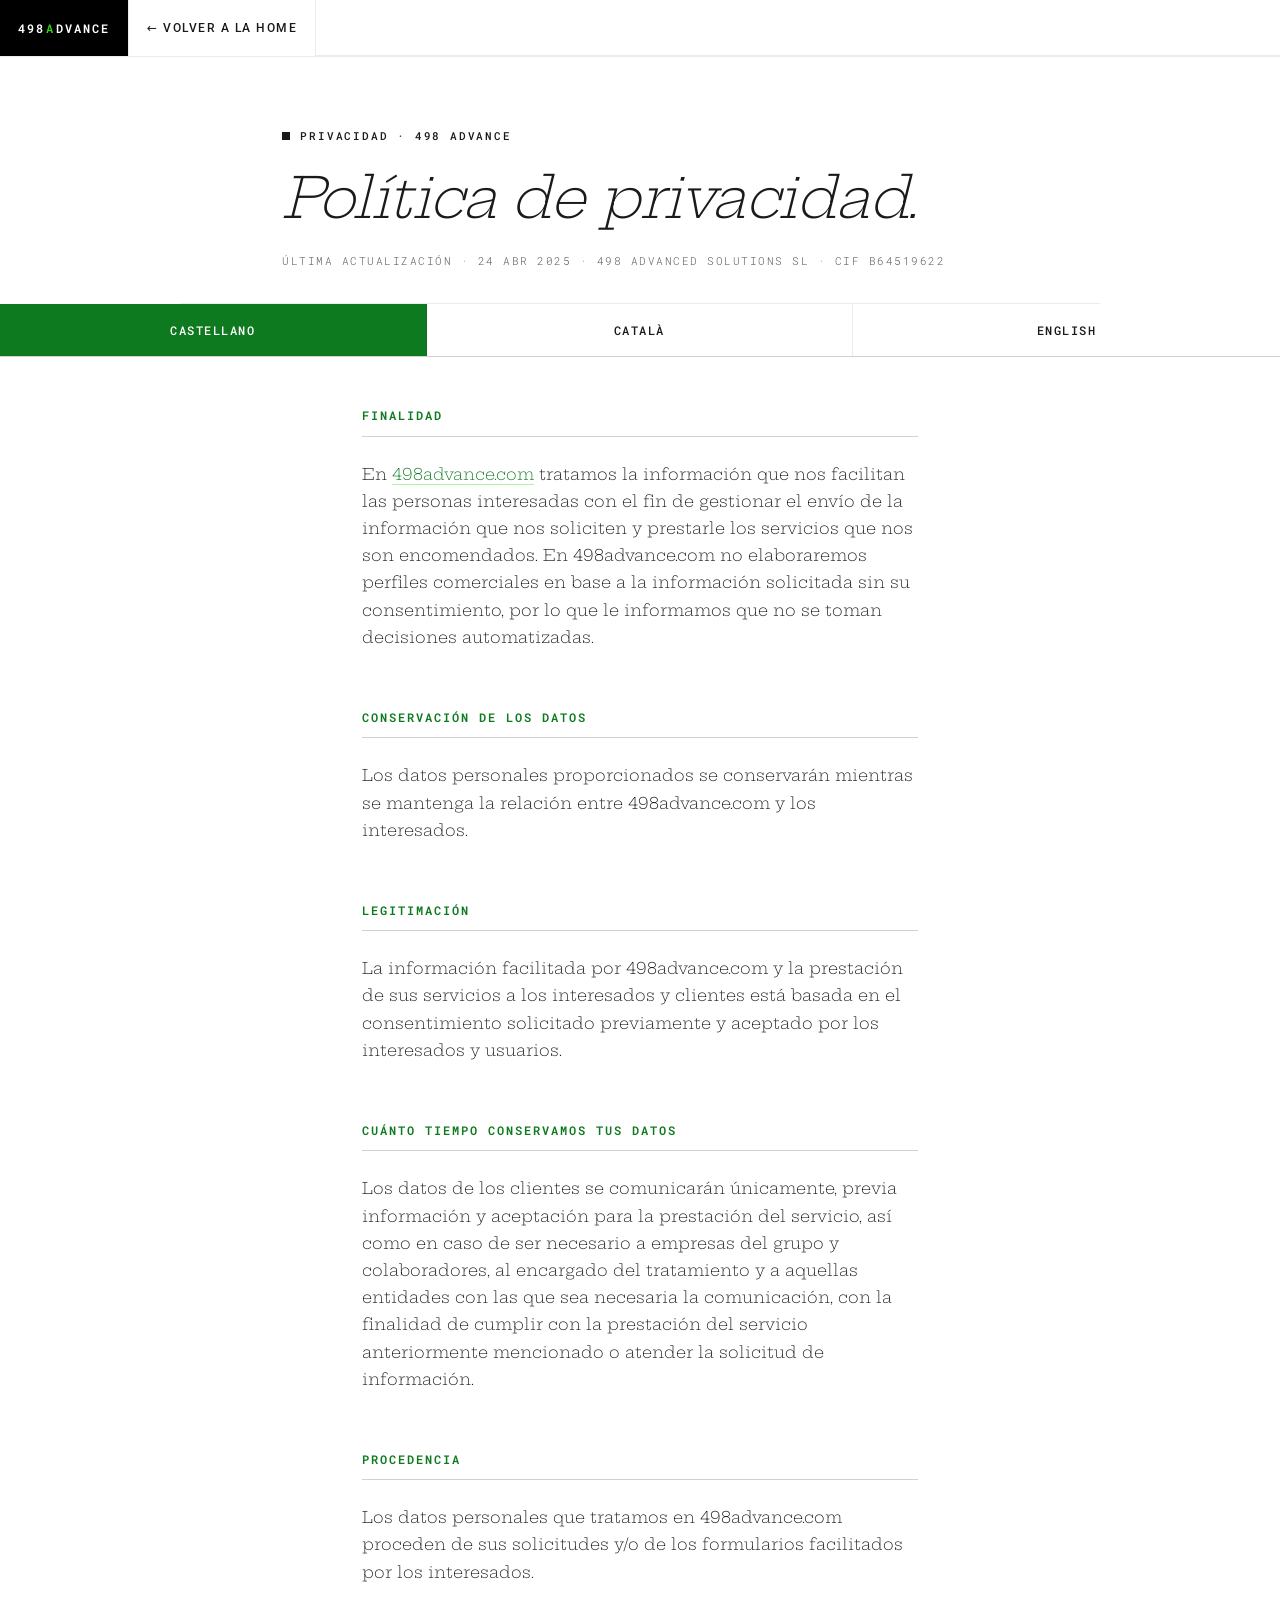
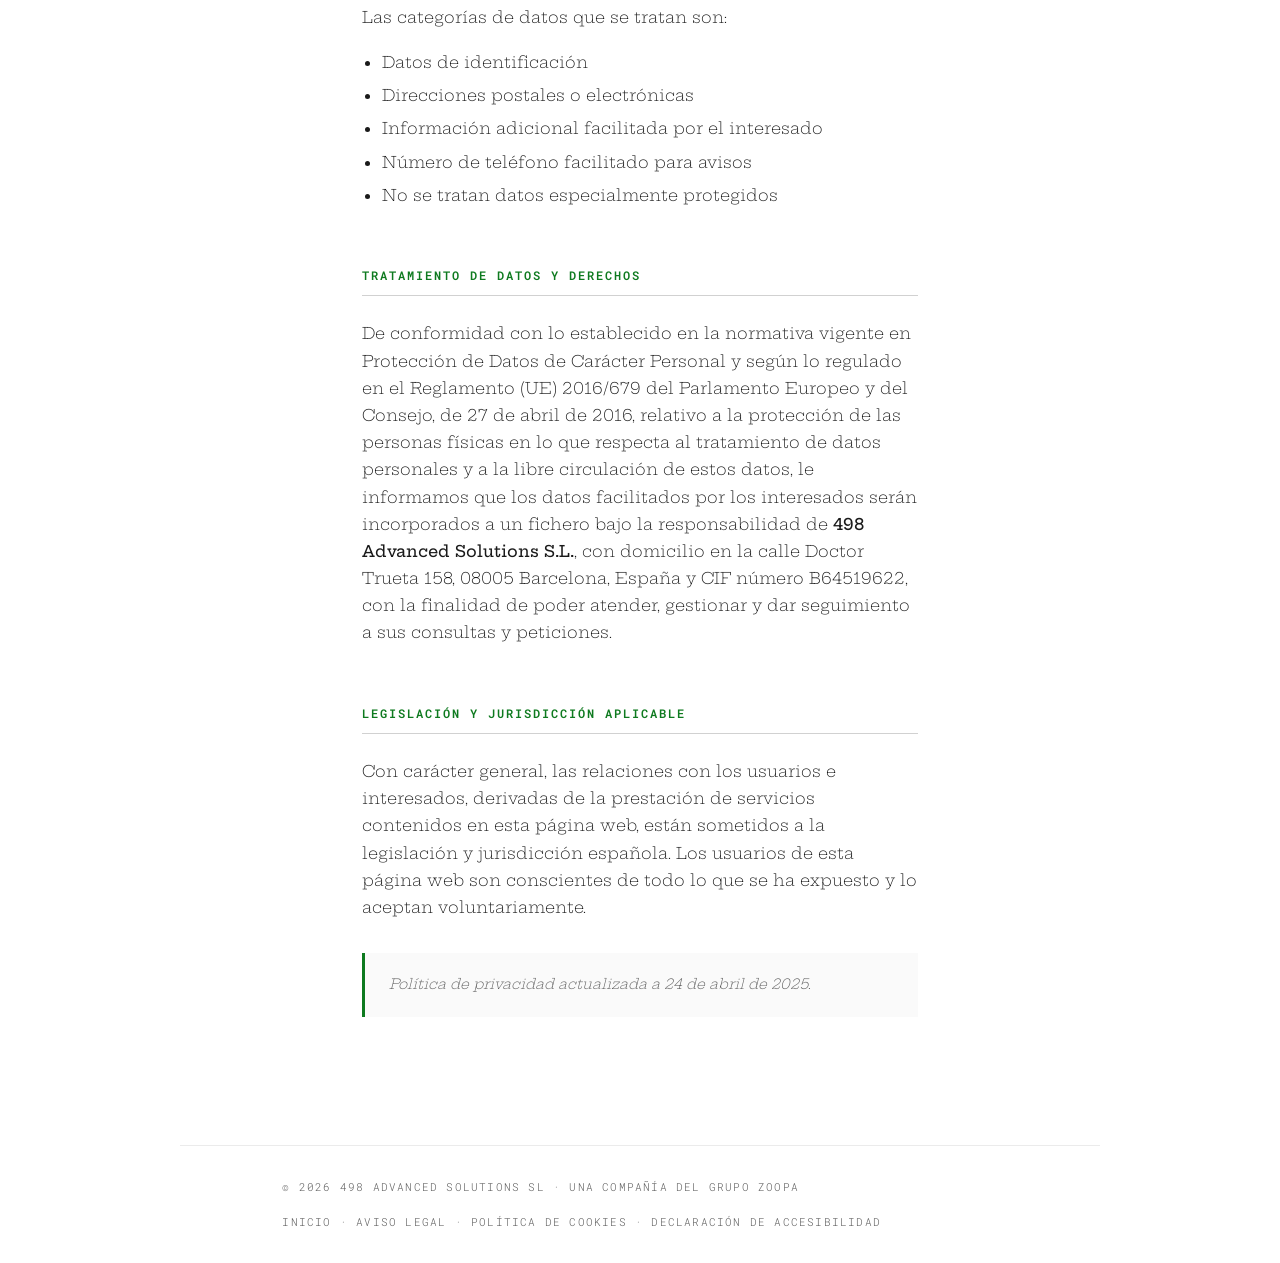
<file: 498Adesign/legal/politica-privacidad.html>
<!DOCTYPE html>
<html lang="es">
<head>
<meta charset="utf-8">
<meta name="viewport" content="width=device-width, initial-scale=1">
<title>Política de privacidad · 498 Advance</title>
<meta name="description" content="Política de privacidad de 498 Advance · 498 Advanced Solutions SL · CIF B64519622">
<link rel="stylesheet" href="../tokens.css">
<style>
  /* ===================================================================
     Página legal · usa tokens del design system 498A v2.1
     Layout editorial puro · max-width contenido para lectura cómoda
     =================================================================== */
  :root {
    --pg-text: #1A1A1A;
    --pg-text-muted: #5C5C5C;
    --pg-text-faint: #999999;
    --pg-line: rgba(0, 0, 0, .08);
    --pg-line-strong: rgba(0, 0, 0, .18);
    --pg-paper: #FAFAFA;
    --pg-rail-width: 148px;
  }
  * { box-sizing: border-box; margin: 0; padding: 0; }
  html { scroll-behavior: smooth; }
  body {
    font-family: var(--498-family-body);
    font-weight: 300;
    font-size: 16px;
    line-height: 1.7;
    color: var(--pg-text);
    background: var(--498-white);
  }

  /* Nav superior simple · brand + back link */
  .legal-nav {
    display: flex;
    align-items: stretch;
    border-bottom: 1px solid var(--pg-line);
    padding: 0;
  }
  .legal-nav__brand {
    display: inline-flex; align-items: center;
    padding: 0 18px;
    background: var(--498-black);
    color: var(--498-white);
    font-family: var(--498-family-mono); font-size: 12px;
    letter-spacing: 2px; text-transform: uppercase; font-weight: 600;
    text-decoration: none;
    height: 56px;
  }
  .legal-nav__brand em { color: var(--498-green); font-style: normal; margin: 0 1px; }
  .legal-nav__back {
    display: inline-flex; align-items: center; gap: 8px;
    padding: 0 18px;
    border-left: 1px solid var(--pg-line);
    border-right: 1px solid var(--pg-line);
    color: var(--pg-text);
    text-decoration: none;
    font-family: var(--498-family-ui); font-size: 12px;
    text-transform: uppercase; letter-spacing: 1.5px; font-weight: 500;
    height: 56px;
    transition: background .2s, color .2s;
  }
  .legal-nav__back:hover { background: var(--498-green-50); color: var(--498-green-deep); }
  .legal-nav__spacer { flex: 1; border-bottom: 1px solid var(--pg-line); }

  /* Header del documento */
  .legal-header {
    padding: 64px 8vw 32px;
    max-width: 920px;
    margin: 0 auto;
    border-bottom: 1px solid var(--pg-line);
  }
  .legal-header__eyebrow {
    display: inline-flex; align-items: center; gap: 10px;
    font-family: var(--498-family-mono); font-size: 11px;
    letter-spacing: 1.8px; text-transform: uppercase;
    color: var(--pg-text); font-weight: 500;
    margin-bottom: 24px;
  }
  .legal-header__eyebrow::before {
    content: ""; display: inline-block;
    width: 8px; height: 8px;
    background: var(--pg-text);
  }
  .legal-header__title {
    font-family: var(--498-family-body);
    font-weight: 300; font-style: italic;
    font-size: 56px; line-height: 1.05; letter-spacing: -1.5px;
    color: var(--pg-text);
    margin-bottom: 24px;
  }
  .legal-header__meta {
    font-family: var(--498-family-mono); font-size: 11px;
    letter-spacing: 1.5px; text-transform: uppercase;
    color: var(--pg-text-muted);
  }
  @media (max-width: 720px) {
    .legal-header { padding: 40px 6vw 24px; }
    .legal-header__title { font-size: 36px; }
  }

  /* Lang selector · matriz 1x3 sticky · ES / CA / EN */
  .legal-lang {
    position: sticky; top: 0; z-index: 10;
    display: grid; grid-template-columns: repeat(3, 1fr);
    background: rgba(255,255,255,.96);
    backdrop-filter: blur(12px);
    border-bottom: 1px solid var(--pg-line-strong);
  }
  .legal-lang__cell {
    display: inline-flex; align-items: center; justify-content: center;
    padding: 16px 0;
    font-family: var(--498-family-mono); font-size: 12px;
    letter-spacing: 1.5px; text-transform: uppercase; font-weight: 500;
    color: var(--pg-text); text-decoration: none;
    border-right: 1px solid var(--pg-line);
    transition: background .2s, color .2s;
  }
  .legal-lang__cell:last-child { border-right: 0; }
  .legal-lang__cell:hover { background: var(--498-green-50); color: var(--498-green-deep); }
  .legal-lang__cell.is-active { background: var(--498-green-deep); color: var(--498-white); }

  /* Contenido legal · max-width tipo paper */
  .legal-content {
    padding: 48px 8vw 96px;
    max-width: 760px;
    margin: 0 auto;
  }
  .legal-content h2 {
    font-family: var(--498-family-mono); font-size: 12px;
    letter-spacing: 2px; text-transform: uppercase;
    color: var(--498-green-deep); font-weight: 600;
    margin: 56px 0 24px;
    padding-bottom: 10px;
    border-bottom: 1px solid var(--pg-line-strong);
  }
  .legal-content h2:first-of-type { margin-top: 0; }
  .legal-content h3 {
    font-family: var(--498-family-body);
    font-weight: 300; font-style: italic;
    font-size: 24px; line-height: 1.2;
    margin: 32px 0 16px;
    color: var(--pg-text);
  }
  .legal-content p {
    margin-bottom: 18px;
    color: var(--pg-text);
  }
  .legal-content p strong {
    color: var(--pg-text);
    font-weight: 500;
  }
  .legal-content ul {
    margin: 0 0 18px 20px;
    color: var(--pg-text);
  }
  .legal-content ul li { margin-bottom: 6px; }
  .legal-content a {
    color: var(--498-green-deep);
    text-decoration: none;
    border-bottom: 1px solid var(--498-green-line);
    transition: border-color .2s;
  }
  .legal-content a:hover { border-bottom-color: var(--498-green-deep); }
  .legal-content blockquote {
    margin: 32px 0;
    padding: 20px 24px;
    background: var(--pg-paper);
    border-left: 3px solid var(--498-green-deep);
    color: var(--pg-text-muted);
    font-size: 14px;
    font-style: italic;
  }
  .legal-content table {
    width: 100%;
    border-collapse: collapse;
    margin: 24px 0;
    font-size: 14px;
  }
  .legal-content th, .legal-content td {
    text-align: left;
    padding: 10px 14px;
    border: 1px solid var(--pg-line-strong);
  }
  .legal-content th {
    background: var(--pg-paper);
    font-family: var(--498-family-mono); font-size: 11px;
    letter-spacing: 1.5px; text-transform: uppercase; font-weight: 600;
  }

  /* Lang sections · solo una visible a la vez (JS toggle) */
  .lang-section { display: none; }
  .lang-section.is-active { display: block; }
  .lang-pending {
    padding: 48px 32px; text-align: center;
    background: var(--pg-paper);
    border: 1px dashed var(--pg-line-strong);
    color: var(--pg-text-muted);
    font-style: italic;
  }

  /* Footer mínimo */
  .legal-footer {
    padding: 32px 8vw;
    border-top: 1px solid var(--pg-line);
    max-width: 920px;
    margin: 0 auto;
    display: flex; justify-content: space-between; flex-wrap: wrap; gap: 16px;
    font-family: var(--498-family-mono); font-size: 11px;
    letter-spacing: 1.2px; text-transform: uppercase;
    color: var(--pg-text-muted);
  }
  .legal-footer a {
    color: var(--pg-text-muted);
    text-decoration: none;
    border-bottom: 1px solid transparent;
    transition: color .2s, border-color .2s;
  }
  .legal-footer a:hover {
    color: var(--498-green-deep);
    border-bottom-color: var(--498-green-line);
  }
</style>
</head>
<body>

<nav class="legal-nav" aria-label="Navegación principal">
  <a class="legal-nav__brand" href="../index.html" aria-label="498 Advance">
    498 <em>A</em>DVANCE
  </a>
  <a class="legal-nav__back" href="../index.html">← Volver a la home</a>
  <div class="legal-nav__spacer" aria-hidden="true"></div>
</nav>

<header class="legal-header">
  <span class="legal-header__eyebrow">Privacidad · 498 Advance</span>
  <h1 class="legal-header__title">Política <em style="font-style:italic">de privacidad</em>.</h1>
  <div class="legal-header__meta">
    Última actualización · 24 Abr 2025 · 498 Advanced Solutions SL · CIF B64519622
  </div>
</header>

<nav class="legal-lang" aria-label="Idioma del documento">
  <a class="legal-lang__cell is-active" href="#es" data-lang="es" hreflang="es">Castellano</a>
  <a class="legal-lang__cell" href="#ca" data-lang="ca" hreflang="ca">Català</a>
  <a class="legal-lang__cell" href="#en" data-lang="en" hreflang="en">English</a>
</nav>

<main class="legal-content">

  <!-- ============================== ES ============================== -->
  <article id="es" class="lang-section is-active" lang="es">

    <h2>Finalidad</h2>
    <p>En <a href="https://www.498advance.com" target="_blank" rel="noopener">498advance.com</a> tratamos la información que nos facilitan las personas interesadas con el fin de gestionar el envío de la información que nos soliciten y prestarle los servicios que nos son encomendados. En 498advance.com no elaboraremos perfiles comerciales en base a la información solicitada sin su consentimiento, por lo que le informamos que no se toman decisiones automatizadas.</p>

    <h2>Conservación de los datos</h2>
    <p>Los datos personales proporcionados se conservarán mientras se mantenga la relación entre 498advance.com y los interesados.</p>

    <h2>Legitimación</h2>
    <p>La información facilitada por 498advance.com y la prestación de sus servicios a los interesados y clientes está basada en el consentimiento solicitado previamente y aceptado por los interesados y usuarios.</p>

    <h2>Cuánto tiempo conservamos tus datos</h2>
    <p>Los datos de los clientes se comunicarán únicamente, previa información y aceptación para la prestación del servicio, así como en caso de ser necesario a empresas del grupo y colaboradores, al encargado del tratamiento y a aquellas entidades con las que sea necesaria la comunicación, con la finalidad de cumplir con la prestación del servicio anteriormente mencionado o atender la solicitud de información.</p>

    <h2>Procedencia</h2>
    <p>Los datos personales que tratamos en 498advance.com proceden de sus solicitudes y/o de los formularios facilitados por los interesados.</p>
    <p>Las categorías de datos que se tratan son:</p>
    <ul>
      <li>Datos de identificación</li>
      <li>Direcciones postales o electrónicas</li>
      <li>Información adicional facilitada por el interesado</li>
      <li>Número de teléfono facilitado para avisos</li>
      <li>No se tratan datos especialmente protegidos</li>
    </ul>

    <h2>Tratamiento de datos y Derechos</h2>
    <p>De conformidad con lo establecido en la normativa vigente en Protección de Datos de Carácter Personal y según lo regulado en el Reglamento (UE) 2016/679 del Parlamento Europeo y del Consejo, de 27 de abril de 2016, relativo a la protección de las personas físicas en lo que respecta al tratamiento de datos personales y a la libre circulación de estos datos, le informamos que los datos facilitados por los interesados serán incorporados a un fichero bajo la responsabilidad de <strong>498 Advanced Solutions S.L.</strong>, con domicilio en la calle Doctor Trueta 158, 08005 Barcelona, España y CIF número B64519622, con la finalidad de poder atender, gestionar y dar seguimiento a sus consultas y peticiones.</p>

    <h2>Legislación y jurisdicción aplicable</h2>
    <p>Con carácter general, las relaciones con los usuarios e interesados, derivadas de la prestación de servicios contenidos en esta página web, están sometidos a la legislación y jurisdicción española. Los usuarios de esta página web son conscientes de todo lo que se ha expuesto y lo aceptan voluntariamente.</p>

    <blockquote>Política de privacidad actualizada a 24 de abril de 2025.</blockquote>

  </article>

  <!-- ============================== CA ============================== -->
  <article id="ca" class="lang-section" lang="ca">

    <div class="lang-pending">
      <strong>Esborrany</strong>: traducció al català realitzada des de la versió castellana. Pendent de revisió i validació per l'equip legal de 498 Advance.
    </div>

    <h2>Finalitat</h2>
    <p>A <a href="https://www.498advance.com" target="_blank" rel="noopener">498advance.com</a> tractem la informació que ens faciliten les persones interessades amb la finalitat de gestionar l'enviament de la informació que ens sol·licitin i prestar-los els serveis que ens són encomanats. A 498advance.com no elaborarem perfils comercials en base a la informació sol·licitada sense el seu consentiment, per la qual cosa l'informem que no es prenen decisions automatitzades.</p>

    <h2>Conservació de les dades</h2>
    <p>Les dades personals proporcionades es conservaran mentre es mantingui la relació entre 498advance.com i les persones interessades.</p>

    <h2>Legitimació</h2>
    <p>La informació facilitada per 498advance.com i la prestació dels seus serveis a les persones interessades i clients està basada en el consentiment sol·licitat prèviament i acceptat per les persones interessades i usuàries.</p>

    <h2>Quant de temps conservem les teves dades</h2>
    <p>Les dades dels clients es comunicaran únicament, prèvia informació i acceptació per a la prestació del servei, així com en cas de ser necessari a empreses del grup i col·laboradors, a l'encarregat del tractament i a aquelles entitats amb les quals sigui necessària la comunicació, amb la finalitat de complir amb la prestació del servei anteriorment esmentat o atendre la sol·licitud d'informació.</p>

    <h2>Procedència</h2>
    <p>Les dades personals que tractem a 498advance.com procedeixen de les seves sol·licituds i/o dels formularis facilitats per les persones interessades.</p>
    <p>Les categories de dades que es tracten són:</p>
    <ul>
      <li>Dades d'identificació</li>
      <li>Adreces postals o electròniques</li>
      <li>Informació addicional facilitada per la persona interessada</li>
      <li>Número de telèfon facilitat per a avisos</li>
      <li>No es tracten dades especialment protegides</li>
    </ul>

    <h2>Tractament de dades i Drets</h2>
    <p>De conformitat amb el que estableix la normativa vigent en Protecció de Dades de Caràcter Personal i segons el que regula el Reglament (UE) 2016/679 del Parlament Europeu i del Consell, de 27 d'abril de 2016, relatiu a la protecció de les persones físiques pel que fa al tractament de dades personals i a la lliure circulació d'aquestes dades, l'informem que les dades facilitades per les persones interessades seran incorporades a un fitxer sota la responsabilitat de <strong>498 Advanced Solutions S.L.</strong>, amb domicili a la calle Doctor Trueta 158, 08005 Barcelona, España i CIF número B64519622, amb la finalitat de poder atendre, gestionar i fer seguiment de les seves consultes i peticions.</p>

    <h2>Legislació i jurisdicció aplicable</h2>
    <p>Amb caràcter general, les relacions amb les persones usuàries i interessades, derivades de la prestació de serveis continguts en aquesta pàgina web, estan sotmeses a la legislació i jurisdicció espanyoles. Les persones usuàries d'aquesta pàgina web són conscients de tot el que s'ha exposat i ho accepten voluntàriament.</p>

    <blockquote>Política de privacitat actualitzada el 24 d'abril de 2025.</blockquote>

  </article>

  <!-- ============================== EN ============================== -->
  <article id="en" class="lang-section" lang="en">

    <div class="lang-pending">
      <strong>Draft</strong>: English translation from the Spanish version. Pending review and validation by 498 Advance's legal team.
    </div>

    <h2>Purpose</h2>
    <p>At <a href="https://www.498advance.com" target="_blank" rel="noopener">498advance.com</a> we process the information provided to us by data subjects in order to manage the delivery of the information they request and to provide them with the services entrusted to us. At 498advance.com we will not build commercial profiles based on the information requested without your consent, and we therefore inform you that no automated decisions are taken.</p>

    <h2>Data retention</h2>
    <p>The personal data provided will be retained for as long as the relationship between 498advance.com and the data subjects is maintained.</p>

    <h2>Legal basis</h2>
    <p>The information provided by 498advance.com and the provision of its services to data subjects and clients is based on the consent previously requested and accepted by the data subjects and users.</p>

    <h2>How long we keep your data</h2>
    <p>Client data will be disclosed solely, subject to prior information and acceptance for the provision of the service, as well as where necessary to group companies and collaborators, to the data processor and to those entities with which communication is required, for the purpose of fulfilling the provision of the aforementioned service or attending to the request for information.</p>

    <h2>Source</h2>
    <p>The personal data we process at 498advance.com originate from your requests and/or from the forms provided by the data subjects.</p>
    <p>The categories of data processed are:</p>
    <ul>
      <li>Identification data</li>
      <li>Postal or electronic addresses</li>
      <li>Additional information provided by the data subject</li>
      <li>Telephone number provided for notifications</li>
      <li>No specially protected data is processed</li>
    </ul>

    <h2>Data processing and Rights</h2>
    <p>In accordance with the provisions of the regulations in force on the Protection of Personal Data and as regulated by Regulation (EU) 2016/679 of the European Parliament and of the Council of 27 April 2016 on the protection of natural persons with regard to the processing of personal data and on the free movement of such data (GDPR), we inform you that the data provided by the data subjects will be incorporated into a file under the responsibility of <strong>498 Advanced Solutions S.L.</strong>, with registered office at calle Doctor Trueta 158, 08005 Barcelona, Spain, and Tax ID number B64519622, for the purpose of being able to attend to, manage and follow up on your enquiries and requests.</p>

    <h2>Applicable law and jurisdiction</h2>
    <p>As a general rule, relations with users and data subjects, arising from the provision of services contained on this website, are subject to Spanish law and jurisdiction. The users of this website are aware of everything that has been set out above and accept it voluntarily.</p>

    <blockquote>Privacy policy last updated on 24 April 2025.</blockquote>

  </article>

</main>

<footer class="legal-footer">
  <span>© 2026 498 Advanced Solutions SL · Una compañía del grupo Zoopa</span>
  <span>
    <a href="../index.html">Inicio</a> ·
    <a href="aviso-legal.html">Aviso legal</a> ·
    <a href="politica-cookies.html">Política de cookies</a> ·
    <a href="declaracion-accesibilidad.html">Declaración de accesibilidad</a>
  </span>
</footer>

<script>
  // Language switcher · cambia visibilidad de las 3 lang-section sin recargar
  (function () {
    var cells = document.querySelectorAll('.legal-lang__cell');
    var sections = document.querySelectorAll('.lang-section');

    function activate(lang) {
      cells.forEach(function (c) {
        c.classList.toggle('is-active', c.dataset.lang === lang);
      });
      sections.forEach(function (s) {
        s.classList.toggle('is-active', s.id === lang);
      });
      document.documentElement.lang = lang;
    }

    cells.forEach(function (c) {
      c.addEventListener('click', function (e) {
        e.preventDefault();
        var lang = this.dataset.lang;
        activate(lang);
        // Update URL hash without scroll jump
        history.replaceState(null, '', '#' + lang);
        window.scrollTo({ top: 0, behavior: 'smooth' });
      });
    });

    // On load: read hash and activate that lang (default: es)
    var initial = (location.hash || '#es').replace('#', '');
    if (['es', 'ca', 'en'].indexOf(initial) !== -1) activate(initial);
  })();
</script>

</body>
</html>
</file>
<file: 498Adesign/tokens.css>
/* =============================================================
   498Adesign · tokens v2 · 2026-05-16
   Verde-gris-negro · dos tonos de verde · intensidad bajada
   Escala tipográfica adaptada de isomorphiclabs.com
   Esquinas cuadradas, sin redondeos suaves
   ============================================================= */

@import url('https://fonts.googleapis.com/css2?family=Bebas+Neue&family=Dela+Gothic+One&family=Hepta+Slab:ital,wght@0,300;0,400;0,500;0,600;1,300;1,400&family=Poppins:wght@300;400;500&family=Roboto+Mono:wght@400;500&family=Roboto:wght@400;500;700&display=swap');

:root {
  /* -- Color: brand (paleta verde extendida · 8 tonos · NO copia Isomorphic) -- */
  /* Decisión: 498A se queda MONOCROMÁTICO verde (no añadimos cyan/purpura).
     La amplitud sale del rango de tonos verdes + greys del sistema. */
  --498-green-50:      #E9F9EC;  /* tint casi blanco · paper-green sustituye al hardcoded */
  --498-green-100:     #D4F2D9;  /* tint claro · backgrounds suaves */
  --498-green-200:     #A8E5B4;  /* tint medio · acentos suaves, gradientes */
  --498-green-300:     #74D898;  /* mid · hover de estados ligeros */
  --498-green:         #2DD60F;  /* PRIMARY · menos estridente que el viejo #37E813 */
  --498-green-500:     #1FAA17;  /* mid-dark · alternativa a primary en contexto claro */
  --498-green-deep:    #0E7A1F;  /* DEEP · forest/moss · gradientes y profundidad */
  --498-green-700:     var(--498-green-deep);  /* alias semántico */
  --498-green-900:     #0A5418;  /* darkest · usos puntuales */

  --498-green-hover:   #26B30D;  /* hover de CTAs primarios */
  --498-green-soft:    rgba(45, 214, 15, .12);  /* glow / fondos suaves */
  --498-green-line:    rgba(45, 214, 15, .35);  /* underlines, borders sutiles */

  /* -- Color: monocromo (verde-GRIS-negro · tier explícito) ----- */
  --498-black:         #000000;
  --498-grey-900:      #1A1A1A;   /* deep surface */
  --498-grey-800:      #2D2D2D;   /* surface 1 */
  --498-grey-700:      #404040;   /* surface 2 · borders dark */
  --498-grey-600:      #5C5C5C;
  --498-grey-500:      #7A7A7A;   /* text muted */
  --498-grey-400:      #999999;   /* text soft */
  --498-grey-300:      #BFBFBF;
  --498-grey-200:      #D9D9D9;   /* text on dark */
  --498-grey-100:      #ECECEC;   /* background light */
  --498-grey-50:       #F7F7F7;   /* paper */
  --498-white:         #FFFFFF;

  /* -- Semánticos (alias amigables) ----------------------------- */
  --498-bg:            var(--498-black);
  --498-bg-soft:       var(--498-grey-900);
  --498-text:          var(--498-grey-200);
  --498-text-muted:    var(--498-grey-400);
  --498-text-strong:   var(--498-white);
  --498-line:          var(--498-grey-700);
  --498-line-soft:     var(--498-grey-800);

  /* -- Alerta (un punto menos que antes) ------------------------ */
  --498-alert:         #E84B3C;

  /* -- Gradientes (estilo Isomorphic, paleta 498A) -------------- */
  --498-gradient-hero:
    radial-gradient(70% 50% at 80% 20%, rgba(45, 214, 15, .12), transparent 60%),
    radial-gradient(50% 40% at 20% 80%, rgba(14, 122, 31, .25), transparent 60%),
    #000000;

  --498-gradient-section:
    linear-gradient(180deg, #000000 0%, #1A1A1A 100%);

  --498-gradient-section-light:
    linear-gradient(180deg, #F7F7F7 0%, #ECECEC 100%);

  --498-gradient-cta:
    linear-gradient(135deg, #2DD60F 0%, #0E7A1F 100%);

  --498-gradient-card-highlight:
    radial-gradient(60% 50% at 0% 0%, rgba(45, 214, 15, .08), transparent 70%);

  --498-gradient-soft-glow:
    radial-gradient(50% 30% at 50% 100%, rgba(45, 214, 15, .15), transparent 70%);

  /* -- Tipografía: familias ------------------------------------- */
  --498-family-display: "Bebas Neue", Impact, "Arial Narrow", sans-serif;  /* h1, displays UPPER */
  --498-family-chunky:  "Dela Gothic One", "Arial Black", sans-serif;       /* acentos rotundos */
  --498-family-body:    "Hepta Slab", Georgia, serif;                       /* body slab */
  --498-family-ui:      "Roboto", system-ui, Arial, sans-serif;             /* UI funcional */
  --498-family-alt:     "Poppins", system-ui, Arial, sans-serif;            /* editorial alt */
  --498-family-mono:    "Roboto Mono", ui-monospace, Menlo, monospace;      /* tags, citas, code */

  /* -- Tipografía: escala (adaptada de Isomorphic, DESKTOP) ----- */
  --498-display-1-size: 70px;    --498-display-1-lh: 77px;     --498-display-1-ls: -2px;
  --498-display-2-size: 56px;    --498-display-2-lh: 61.6px;   --498-display-2-ls: -1.7px;
  --498-display-3-size: 48px;    --498-display-3-lh: 57.6px;   --498-display-3-ls: -1px;

  --498-h1-size: 36px;           --498-h1-lh: 43.2px;          --498-h1-ls: -.7px;
  --498-h2-size: 28px;           --498-h2-lh: 36.4px;          --498-h2-ls: -.3px;
  --498-h3-size: 24px;           --498-h3-lh: 31.2px;          --498-h3-ls: -.2px;

  --498-quote-l-size: 48px;      --498-quote-l-lh: 57.6px;     --498-quote-l-ls: -1px;
  --498-quote-m-size: 28px;      --498-quote-m-lh: 36.4px;     --498-quote-m-ls: -.3px;

  --498-p-xl-size: 24px;         --498-p-xl-lh: 32.4px;
  --498-p-l-size:  20px;         --498-p-l-lh:  28px;
  --498-p-m-size:  16px;         --498-p-m-lh:  22.4px;
  --498-p-s-size:  14px;         --498-p-s-lh:  19.6px;
  --498-p-xs-size: 12px;         --498-p-xs-lh: 16.8px;        --498-p-xs-ls: .3px;
  --498-p-long-size: 20px;       --498-p-long-lh: 28px;        --498-p-long-ls: .2px;

  --498-tag-l-size: 14px;        --498-tag-l-lh: 19.6px;       --498-tag-l-ls: 1.1px;
  --498-tag-s-size: 12px;        --498-tag-s-lh: 16.8px;       --498-tag-s-ls: 1px;

  /* -- Pesos ---------------------------------------------------- */
  --498-w-light: 300;
  --498-w-reg:   400;
  --498-w-mid:   500;
  --498-w-bold:  600;

  /* -- Esquinas cuadradas (sin redondeos suaves) ---------------- */
  /* DECISIÓN v2.1: botones, cards, eyebrow-square y CTA box usan 0.
     El radius-2 (4px) se reserva solo a forms/badges/code donde 0 lee demasiado duro. */
  --498-radius-0: 0;
  --498-radius-1: 2px;
  --498-radius-2: 4px;   /* máximo · sistema angular, no se usan 12-20px */

  /* -- Layout --------------------------------------------------- */
  --498-content-max:   1440px;
  --498-content-narrow: 760px;
  --498-page-pad:      8vw;
  --498-section-pad-y: 96px;
  --498-nav-h:         72px;
  --498-hero-h:        100vh;
  --498-rail-width:    148px;  /* ancho compartido CTA nav + lang grid · raíl derecho */

  /* -- Surface oscuro para pattern band y atmospheric breaks --- */
  --498-surface-lab:   #0F1410;  /* casi-negro con muy ligera deriva verde · lab notebook */

  /* -- Motion --------------------------------------------------- */
  --498-ease:     cubic-bezier(.2, .8, .2, 1);
  --498-dur-fast: 150ms;
  --498-dur:      280ms;
  --498-dur-slow: 600ms;
}

/* =============================================================
   Responsive
   ============================================================= */

@media (max-width: 1024px) {
  :root {
    --498-display-1-size: 48px;  --498-display-1-lh: 57.6px;  --498-display-1-ls: -1px;
    --498-display-2-size: 42px;  --498-display-2-lh: 50.4px;  --498-display-2-ls: -.8px;
    --498-display-3-size: 36px;  --498-display-3-lh: 43.2px;  --498-display-3-ls: -.4px;
    --498-h1-size: 28px;         --498-h1-lh: 36.4px;
    --498-h2-size: 26px;         --498-h2-lh: 33.8px;
    --498-h3-size: 22px;         --498-h3-lh: 28.6px;
    --498-quote-l-size: 28px;    --498-quote-l-lh: 36.4px;
    --498-p-xl-size: 22px;       --498-p-xl-lh: 30.8px;
    --498-p-l-size:  18px;       --498-p-l-lh:  25.2px;
    --498-section-pad-y: 72px;
    --498-page-pad: 24px;
  }
}

@media (max-width: 600px) {
  :root {
    --498-display-1-size: 32px;  --498-display-1-lh: 38px;    --498-display-1-ls: -.3px;
    --498-display-2-size: 28px;  --498-display-2-lh: 33.6px;
    --498-display-3-size: 26px;  --498-display-3-lh: 31.2px;
    --498-h1-size: 24px;         --498-h1-lh: 31.2px;
    --498-h2-size: 22px;         --498-h2-lh: 28.6px;
    --498-quote-l-size: 22px;    --498-quote-l-lh: 28.6px;
    --498-p-xl-size: 18px;       --498-p-xl-lh: 26px;
    --498-section-pad-y: 56px;
    --498-page-pad: 20px;
  }
}

/* =============================================================
   Utility classes — tipografía
   ============================================================= */

.t-display-1 {
  font-family: var(--498-family-display); font-weight: var(--498-w-bold);
  font-size: var(--498-display-1-size); line-height: var(--498-display-1-lh);
  letter-spacing: var(--498-display-1-ls); text-transform: uppercase;
}
.t-display-2 {
  font-family: var(--498-family-display); font-weight: var(--498-w-bold);
  font-size: var(--498-display-2-size); line-height: var(--498-display-2-lh);
  letter-spacing: var(--498-display-2-ls); text-transform: uppercase;
}
.t-display-3 {
  font-family: var(--498-family-display); font-weight: var(--498-w-bold);
  font-size: var(--498-display-3-size); line-height: var(--498-display-3-lh);
  letter-spacing: var(--498-display-3-ls); text-transform: uppercase;
}

.t-h1 {
  font-family: var(--498-family-body); font-weight: var(--498-w-light);
  font-size: var(--498-h1-size); line-height: var(--498-h1-lh);
  letter-spacing: var(--498-h1-ls);
}
.t-h2 {
  font-family: var(--498-family-body); font-weight: var(--498-w-light);
  font-size: var(--498-h2-size); line-height: var(--498-h2-lh);
  letter-spacing: var(--498-h2-ls);
}
.t-h3 {
  font-family: var(--498-family-body); font-weight: var(--498-w-light);
  font-size: var(--498-h3-size); line-height: var(--498-h3-lh);
  letter-spacing: var(--498-h3-ls);
}

.t-quote-l {
  font-family: var(--498-family-body); font-style: italic; font-weight: var(--498-w-light);
  font-size: var(--498-quote-l-size); line-height: var(--498-quote-l-lh);
  letter-spacing: var(--498-quote-l-ls);
}

.t-p-xl    { font-family: var(--498-family-body); font-weight: 300; font-size: var(--498-p-xl-size);   line-height: var(--498-p-xl-lh); }
.t-p-l     { font-family: var(--498-family-body); font-weight: 300; font-size: var(--498-p-l-size);    line-height: var(--498-p-l-lh); }
.t-p-m     { font-family: var(--498-family-body); font-weight: 300; font-size: var(--498-p-m-size);    line-height: var(--498-p-m-lh); }
.t-p-s     { font-family: var(--498-family-body); font-weight: 300; font-size: var(--498-p-s-size);    line-height: var(--498-p-s-lh); }
.t-p-xs    { font-family: var(--498-family-body); font-weight: 400; font-size: var(--498-p-xs-size);   line-height: var(--498-p-xs-lh); letter-spacing: var(--498-p-xs-ls); }
.t-p-long  { font-family: var(--498-family-body); font-weight: 300; font-size: var(--498-p-long-size); line-height: var(--498-p-long-lh); letter-spacing: var(--498-p-long-ls); }

.t-tag-l {
  font-family: var(--498-family-mono); font-weight: var(--498-w-mid);
  font-size: var(--498-tag-l-size); line-height: var(--498-tag-l-lh);
  letter-spacing: var(--498-tag-l-ls); text-transform: uppercase;
}
.t-tag-s {
  font-family: var(--498-family-mono); font-weight: var(--498-w-mid);
  font-size: var(--498-tag-s-size); line-height: var(--498-tag-s-lh);
  letter-spacing: var(--498-tag-s-ls); text-transform: uppercase;
}

/* Color helpers */
.c-green       { color: var(--498-green); }
.c-green-deep  { color: var(--498-green-deep); }
.c-white       { color: var(--498-white); }
.c-muted       { color: var(--498-text-muted); }
.bg-black      { background: var(--498-black); }
.bg-grey-900   { background: var(--498-grey-900); }
.bg-grey-100   { background: var(--498-grey-100); }
.bg-paper      { background: var(--498-grey-50); }
.bg-hero       { background: var(--498-gradient-hero); }
.bg-cta        { background: var(--498-gradient-cta); }

/* =============================================================
   Components
   ============================================================= */

/* Botón primario · gradiente verde · esquinas cuadradas */
.btn {
  display: inline-flex; align-items: center; gap: 10px;
  font-family: var(--498-family-ui); font-weight: var(--498-w-mid);
  font-size: 15px; line-height: 1;
  padding: 16px 28px;
  background: var(--498-gradient-cta);
  color: var(--498-black);
  border: 0;
  border-radius: var(--498-radius-2);
  text-decoration: none;
  text-transform: uppercase; letter-spacing: 1px;
  transition: filter var(--498-dur) var(--498-ease), transform var(--498-dur) var(--498-ease);
  cursor: pointer;
}
.btn:hover { filter: brightness(1.08); }
.btn:active { transform: translateY(1px); }

.btn-ghost {
  background: transparent;
  color: var(--498-green);
  border: 1px solid var(--498-green-line);
}
.btn-ghost:hover {
  background: var(--498-green-soft);
  filter: none;
  border-color: var(--498-green);
}

/* Card · esquinas cuadradas · sutil highlight superior izq con gradiente */
.card {
  background: var(--498-grey-900);
  border: 1px solid var(--498-line-soft);
  border-radius: var(--498-radius-2);
  padding: 32px;
  position: relative;
  overflow: hidden;
}
.card::before {
  content: "";
  position: absolute; inset: 0;
  background: var(--498-gradient-card-highlight);
  pointer-events: none;
}
.card > * { position: relative; }

.card-light {
  background: var(--498-grey-50);
  border: 1px solid var(--498-grey-200);
  color: var(--498-black);
}
.card-light::before { display: none; }

/* =============================================================
   Hyperlinks
   ============================================================= */

a.link {
  color: var(--498-green);
  text-decoration: none;
  border-bottom: 1px solid var(--498-green-line);
  transition: border-color var(--498-dur-fast) var(--498-ease), color var(--498-dur-fast) var(--498-ease);
}
a.link:hover {
  border-bottom-color: var(--498-green);
}
a.link-ext::after {
  content: " ↗";
  font-size: .85em;
  opacity: .7;
  margin-left: 2px;
}

/* =============================================================
   Citas técnicas · números clickables tipo paper académico
   ============================================================= */

.cite {
  display: inline-block;
  vertical-align: super;
  font-family: var(--498-family-mono);
  font-size: 10px;
  line-height: 1;
  margin-left: 2px;
}
.cite a {
  color: var(--498-green);
  text-decoration: none;
  padding: 2px 5px;
  border: 1px solid var(--498-green-line);
  border-radius: var(--498-radius-1);
  letter-spacing: .5px;
  font-weight: var(--498-w-mid);
  transition: all var(--498-dur-fast) var(--498-ease);
}
.cite a:hover {
  background: var(--498-green);
  color: var(--498-black);
  border-color: var(--498-green);
}

/* Lista de referencias al final de artículos */
.references {
  border-top: 1px solid var(--498-line);
  padding-top: 24px;
  margin-top: 64px;
  list-style: none;
  counter-reset: ref;
  padding-left: 0;
}
.references li {
  counter-increment: ref;
  font-family: var(--498-family-body);
  font-size: 14px;
  line-height: 1.6;
  color: var(--498-grey-400);
  padding-left: 44px;
  position: relative;
  margin-bottom: 14px;
}
.references li::before {
  content: "[" counter(ref) "]";
  position: absolute;
  left: 0;
  top: 1px;
  font-family: var(--498-family-mono);
  font-size: 11px;
  color: var(--498-green);
  letter-spacing: .5px;
  font-weight: var(--498-w-mid);
}
.references a {
  color: var(--498-grey-300);
  border-bottom: 1px solid var(--498-grey-700);
  text-decoration: none;
  transition: color var(--498-dur-fast) var(--498-ease);
}
.references a:hover { color: var(--498-green); }

/* =============================================================
   Eyebrow · etiqueta editorial corta
   ============================================================= */

.eyebrow {
  font-family: var(--498-family-mono);
  font-size: var(--498-tag-l-size);
  line-height: var(--498-tag-l-lh);
  letter-spacing: var(--498-tag-l-ls);
  text-transform: uppercase;
  color: var(--498-green-deep);  /* verde-deep (ratio 6.1:1) pasa AA · primary fallaba */
  font-weight: var(--498-w-mid);
  display: inline-block;
}

/* =============================================================
   Hero helper
   ============================================================= */

.hero-498 {
  position: relative;
  min-height: var(--498-hero-h);
  background: var(--498-gradient-hero);
  color: var(--498-white);
  padding: 0 var(--498-page-pad);
  display: flex; flex-direction: column; justify-content: center;
}
</file>
<file: 498ASdesign/tokens.css>
/* =============================================================
   498ASdesign — design tokens
   Extracted from 498as.com (2026-05-15)
   Source: Elementor globals + Hello Elementor child theme
   ============================================================= */

@import url('https://fonts.googleapis.com/css2?family=Bebas+Neue&family=Dela+Gothic+One&family=Hepta+Slab:wght@300;400;600&family=Poppins:wght@300;400;500&family=Roboto:wght@400;500;700&display=swap');

:root {
  /* -- Type families ---------------------------------------- */
  --as-type-primary:   "Bebas Neue", Impact, Arial Narrow, sans-serif;   /* display UPPER */
  --as-type-secondary: "Dela Gothic One", "Arial Black", sans-serif;     /* chunky accent */
  --as-type-text:      "Hepta Slab", Georgia, serif;                     /* body slab */
  --as-type-accent:    "Roboto", system-ui, Arial, sans-serif;           /* UI */
  --as-type-alt:       "Poppins", system-ui, Arial, sans-serif;          /* editorial */

  /* -- Type scale ------------------------------------------- */
  --as-counter-size: 100px;   --as-counter-lh: 1;
  --as-mega-size:    80px;    --as-mega-lh: 1;
  --as-h1-size:      55px;    --as-h1-lh: 50px;     --as-h1-weight: 600;
  --as-h2-size:      38px;    --as-h2-lh: 1.1;      --as-h2-weight: 300;
  --as-chunky-size:  33px;    --as-chunky-weight: 500;
  --as-hero-sub-size: 30px;   --as-hero-sub-lh: 37px;
  --as-lead-size:    28px;    --as-lead-lh: 1.3;
  --as-body-xl-size: 26px;    --as-body-xl-lh: 33px;
  --as-body-l-size:  24px;    --as-body-l-lh: 1.4;
  --as-body-m-size:  22px;    --as-body-m-lh: 1.4;
  --as-body-s-size:  20px;    --as-body-s-lh: 1.5;
  --as-caption-size: 18px;    --as-caption-lh: 1.5;
  --as-meta-size:    14px;    --as-meta-lh: 1.5;
  --as-micro-size:   11px;    --as-micro-lh: 1.5;

  --as-w-light: 300;
  --as-w-reg:   400;
  --as-w-mid:   500;
  --as-w-bold:  600;

  /* -- Color: brand & core ---------------------------------- */
  --as-black:           #000000;
  --as-white:           #FFFFFF;
  --as-green:           #37E813;  /* ✦ brand green — fluor */
  --as-green-hover:     #00B147;

  /* -- Color: text ------------------------------------------ */
  --as-text-on-dark:    #DBDBDB;
  --as-text-muted:      #CCCCCC;
  --as-text-soft:       #B9B9B9;

  /* -- Color: surfaces & lines ------------------------------ */
  --as-surface-1:       #303030;
  --as-surface-2:       #343434;
  --as-surface-3:       #474747;
  --as-charcoal:        #676767;
  --as-hairline-dark:   #343434;
  --as-hairline-light:  #E5E5E5;

  /* -- Hero overlay ----------------------------------------- */
  --as-overlay-black:   rgba(0, 0, 0, .45);
  --as-text-shadow:     2px 2px 5px rgba(0, 0, 0, .75);

  /* -- Layout ----------------------------------------------- */
  --as-content-max:     1100px;
  --as-content-wide:    1640px;
  --as-pad-left:        5%;
  --as-pad-right:       4%;
  --as-section-pad-y:   65px;
  --as-hero-h:          100vh;

  /* -- Form / radii (angular system) ------------------------ */
  --as-radius-0: 0;
  --as-radius-1: 2px;
  --as-radius-2: 4px;
  --as-radius-3: 6px;

  /* -- Motion ----------------------------------------------- */
  --as-ease:     cubic-bezier(.2, .8, .2, 1);
  --as-dur-fast: 150ms;
  --as-dur:      280ms;
  --as-dur-slow: 600ms;
}

@media (max-width: 1024px) {
  :root {
    --as-h1-size: 44px;  --as-h1-lh: 44px;
    --as-h2-size: 32px;
    --as-hero-sub-size: 24px; --as-hero-sub-lh: 30px;
    --as-lead-size: 22px;
    --as-body-xl-size: 22px; --as-body-xl-lh: 28px;
  }
}

@media (max-width: 767px) {
  :root {
    --as-counter-size: 64px;
    --as-mega-size: 54px;
    --as-h1-size: 36px;  --as-h1-lh: 36px;
    --as-h2-size: 26px;
    --as-hero-sub-size: 20px; --as-hero-sub-lh: 22px;
    --as-lead-size: 19px;
    --as-body-xl-size: 18px; --as-body-xl-lh: 26px;
    --as-pad-left: 6vw;
    --as-pad-right: 6vw;
    --as-hero-h: 95vh;
  }
}

/* =============================================================
   Utility classes — apply tokens directly
   ============================================================= */

.as-counter { font-family: var(--as-type-primary); font-weight: var(--as-w-bold); font-size: var(--as-counter-size); line-height: var(--as-counter-lh); color: var(--as-green); }
.as-mega    { font-family: var(--as-type-primary); font-weight: var(--as-w-bold); font-size: var(--as-mega-size);    line-height: var(--as-mega-lh);    text-transform: uppercase; }
.as-h1      { font-family: var(--as-type-primary); font-weight: var(--as-h1-weight); font-size: var(--as-h1-size); line-height: var(--as-h1-lh); text-transform: uppercase; }
.as-h2      { font-family: var(--as-type-text);    font-weight: var(--as-h2-weight); font-size: var(--as-h2-size); line-height: var(--as-h2-lh); }
.as-chunky  { font-family: var(--as-type-secondary); font-weight: var(--as-chunky-weight); font-size: var(--as-chunky-size); }
.as-hero-sub { font-family: var(--as-type-alt); font-weight: var(--as-w-light); font-size: var(--as-hero-sub-size); line-height: var(--as-hero-sub-lh); text-transform: uppercase; }
.as-lead    { font-family: var(--as-type-alt);  font-weight: var(--as-w-light); font-size: var(--as-lead-size);    line-height: var(--as-lead-lh); }
.as-body-xl { font-family: var(--as-type-text); font-weight: var(--as-w-light); font-size: var(--as-body-xl-size); line-height: var(--as-body-xl-lh); }
.as-body-l  { font-family: var(--as-type-text); font-weight: var(--as-w-light); font-size: var(--as-body-l-size);  line-height: var(--as-body-l-lh); }
.as-body-m  { font-family: var(--as-type-text); font-weight: var(--as-w-light); font-size: var(--as-body-m-size);  line-height: var(--as-body-m-lh); }
.as-body-s  { font-family: var(--as-type-text); font-weight: var(--as-w-light); font-size: var(--as-body-s-size);  line-height: var(--as-body-s-lh); }
.as-caption { font-family: var(--as-type-alt);  font-weight: var(--as-w-light); font-size: var(--as-caption-size); line-height: var(--as-caption-lh); }
.as-meta    { font-family: var(--as-type-accent); font-weight: var(--as-w-mid); font-size: var(--as-meta-size); }
.as-micro   { font-family: var(--as-type-accent); font-weight: var(--as-w-mid); font-size: var(--as-micro-size); text-transform: uppercase; letter-spacing: 1px; }

/* Buttons */
.as-btn {
  display: inline-flex; align-items: center; gap: 10px;
  font-family: var(--as-type-accent); font-weight: var(--as-w-mid); font-size: 16px;
  padding: 14px 26px;
  background: var(--as-green); color: var(--as-black);
  border: 1px solid var(--as-green); border-radius: var(--as-radius-2);
  text-decoration: none; text-transform: uppercase; letter-spacing: 1px;
  transition: background var(--as-dur) var(--as-ease), color var(--as-dur) var(--as-ease);
}
.as-btn:hover { background: var(--as-green-hover); color: var(--as-white); border-color: var(--as-green-hover); }
.as-btn--ghost { background: transparent; color: var(--as-green); }
.as-btn--ghost:hover { background: var(--as-green); color: var(--as-black); border-color: var(--as-green); }

/* Card */
.as-card-dark {
  background: var(--as-surface-1);
  border: 1px solid var(--as-hairline-dark);
  border-radius: var(--as-radius-2);
  padding: 32px;
  color: var(--as-text-on-dark);
}
.as-card-light {
  background: var(--as-white);
  border: 1px solid var(--as-hairline-light);
  border-radius: var(--as-radius-2);
  padding: 32px;
  color: var(--as-black);
}

/* Hero overlay helper */
.as-hero {
  position: relative;
  min-height: var(--as-hero-h);
  background-position: 50% 50%;
  background-size: cover;
  color: var(--as-white);
}
.as-hero::before {
  content: ""; position: absolute; inset: 0;
  background: var(--as-overlay-black);
  pointer-events: none;
}
.as-hero > * { position: relative; z-index: 1; }
.as-hero--shadow { text-shadow: var(--as-text-shadow); }
</file>
<file: isomorphicdesign/tokens.css>
/* =============================================================
   isomorphicdesign — design tokens
   Extracted from isomorphiclabs.com (2026-05-15)
   Fallback fonts: Inter (light/regular) + JetBrains Mono
   ============================================================= */

:root {
  /* -- Type families ---------------------------------------- */
  --iso-family-display:  "Soehne Extraleicht", "Inter", Arial, sans-serif;        /* 200 */
  --iso-family-light:    "Soehne Leicht", "Inter", Arial, sans-serif;             /* 300 */
  --iso-family-body:     "Soehne Buch", "Inter", Arial, sans-serif;               /* 400 */
  --iso-family-mono:     "Sohne Mono", "JetBrains Mono", ui-monospace, monospace; /* 400 */

  /* -- Type scale (DESKTOP defaults; overridden by @media) -- */
  --iso-display-1-size: 70px;   --iso-display-1-lh: 77px;     --iso-display-1-ls: -2px;
  --iso-display-2-size: 56px;   --iso-display-2-lh: 61.6px;   --iso-display-2-ls: -1.7px;
  --iso-display-3-size: 48px;   --iso-display-3-lh: 57.6px;   --iso-display-3-ls: -1px;

  --iso-h1-size: 36px;          --iso-h1-lh: 43.2px;          --iso-h1-ls: -.7px;
  --iso-h2-size: 28px;          --iso-h2-lh: 36.4px;          --iso-h2-ls: -.3px;
  --iso-h3-size: 24px;          --iso-h3-lh: 31.2px;          --iso-h3-ls: -.2px;

  --iso-quote-l-size: 48px;     --iso-quote-l-lh: 57.6px;     --iso-quote-l-ls: -1px;

  --iso-p-xl-size: 24px;        --iso-p-xl-lh: 32.4px;        --iso-p-xl-ls: 0;
  --iso-p-l-size:  20px;        --iso-p-l-lh:  28px;          --iso-p-l-ls:  0;
  --iso-p-m-size:  16px;        --iso-p-m-lh:  22.4px;        --iso-p-m-ls:  0;
  --iso-p-s-size:  14px;        --iso-p-s-lh:  19.6px;        --iso-p-s-ls:  0;
  --iso-p-xs-size: 12px;        --iso-p-xs-lh: 16.8px;        --iso-p-xs-ls: .3px;
  --iso-p-long-size: 20px;      --iso-p-long-lh: 28px;        --iso-p-long-ls: .2px;

  --iso-tag-l-size: 14px;       --iso-tag-l-lh: 19.6px;       --iso-tag-l-ls: 1.1px;
  --iso-tag-s-size: 12px;       --iso-tag-s-lh: 16.8px;       --iso-tag-s-ls: 1px;

  /* -- Weights ---------------------------------------------- */
  --iso-w-200: 200;
  --iso-w-300: 300;
  --iso-w-400: 400;

  /* -- Color: monochrome core ------------------------------- */
  --iso-black:       #000000;
  --iso-ink:         #1e1e1e;  /* body text */
  --iso-charcoal:    #3a3a3a;
  --iso-graphite:    #585858;
  --iso-graphite-2:  #626262;
  --iso-steel:       #758696;  /* signature functional grey-blue */
  --iso-steel-light: #aaadb0;
  --iso-hairline:    #d8d8d8;
  --iso-hairline-2:  #e2e2e2;
  --iso-hairline-3:  #e8e8e8;
  --iso-paper:       #fafafa;
  --iso-paper-2:     #f7f7f7;
  --iso-paper-cool:  #f5f8f9;
  --iso-white:       #ffffff;
  --iso-scrim:       #62626280;  /* label over image */

  /* -- Color: editorial accents (tag + illustration) -------- */
  --iso-blue-50:  #e6f7ff;   --iso-blue-100: #ccecfe;  --iso-blue-200: #9cdcff;
  --iso-blue-500: #2895f7;   --iso-blue-600: #0082f3;  --iso-blue-700: #1378d1;
  --iso-blue-900: #2d62ff;   --iso-blue-950: #1e00ff;

  --iso-steelb-50:  #cddbe3; --iso-steelb-300: #67aacf;
  --iso-steelb-500: #6e848f; --iso-steelb-700: #5d6c7b;
  --iso-steelb-900: #304a57; --iso-steelb-800: #367496;

  --iso-violet-50:  #f8ebff; --iso-violet-50b: #ffecfc;
  --iso-violet-300: #d38df4; --iso-violet-500: #8744a7;
  --iso-violet-600: #cc508b; --iso-violet-700: #652085;
  --iso-violet-800: #a12661; --iso-violet-950: #130535;

  --iso-green-50:  #e9ffe9;  --iso-green-100: #cbfedc;
  --iso-green-200: #94f1cf;  --iso-green-500: #57be98;
  --iso-green-700: #258360;

  --iso-lime-50:  #e8fac3;   --iso-lime-100: #dff0ad;
  --iso-lime-300: #e6fa5e;   --iso-lime-500: #b3c828;
  --iso-lime-700: #768702;

  --iso-earth-50:  #ffe4cc;  --iso-earth-100: #ffdede;
  --iso-earth-200: #ffbedd;  --iso-earth-500: #bf7027;
  --iso-earth-700: #8e4605;  --iso-earth-950: #3b0b0b;

  --iso-alert:    #ea384c;

  /* -- Radii (desktop) -------------------------------------- */
  --iso-radius-1: 3.3px;
  --iso-radius-2: 4.5px;
  --iso-radius-3: 5.6px;
  --iso-radius-4: 7px;
  --iso-radius-5: 10px;
  --iso-radius-container: 20px;

  /* -- Layout ---------------------------------------------- */
  --iso-screen-max: 1440px;
  --iso-page-pad: 8vw;
  --iso-nav-h: 72px;
  --iso-nav-pad: 20px;
  --iso-hero-h: 660px;
  --iso-card-pad: 50px;

  /* -- Narrative indents ----------------------------------- */
  --iso-indent-paragraph: 108px;
  --iso-indent-interview: 108px;
  --iso-indent-caption: 300px;

  /* -- Icon sizes ------------------------------------------ */
  --iso-icon-xl: 24px;
  --iso-icon-l:  20px;
  --iso-icon-m:  16px;
  --iso-icon-s:  12px;
  --iso-icon-expressive: 40px;

  /* -- Motion ---------------------------------------------- */
  --iso-ease: cubic-bezier(.2, .6, .2, 1);
  --iso-dur-fast: 160ms;
  --iso-dur: 240ms;
  --iso-dur-slow: 480ms;
}

/* === Tablet =============================================== */
@media (max-width: 991px) {
  :root {
    --iso-display-1-size: 48px;  --iso-display-1-lh: 57.6px; --iso-display-1-ls: -1px;
    --iso-display-2-size: 42px;  --iso-display-2-lh: 50.4px; --iso-display-2-ls: -.8px;
    --iso-display-3-size: 36px;  --iso-display-3-lh: 43.2px; --iso-display-3-ls: -.4px;

    --iso-h1-size: 28px;         --iso-h1-lh: 36.4px;        --iso-h1-ls: -.3px;
    --iso-h2-size: 26px;         --iso-h2-lh: 33.8px;        --iso-h2-ls: -.2px;
    --iso-h3-size: 22px;         --iso-h3-lh: 28.6px;        --iso-h3-ls: -.25px;

    --iso-quote-l-size: 28px;    --iso-quote-l-lh: 36.4px;   --iso-quote-l-ls: -.3px;

    --iso-p-xl-size: 22px;       --iso-p-xl-lh: 30.8px;      --iso-p-xl-ls: -.2px;
    --iso-p-l-size:  18px;       --iso-p-l-lh:  25.2px;
    --iso-p-m-size:  14px;       --iso-p-m-lh:  19.6px;
    --iso-p-s-size:  12px;       --iso-p-s-lh:  16.8px;
    --iso-p-xs-size: 10px;       --iso-p-xs-lh: 14px;        --iso-p-xs-ls: .36px;
    --iso-p-long-size: 16px;     --iso-p-long-lh: 22.4px;

    --iso-tag-l-size: 12px;      --iso-tag-l-lh: 16.8px;     --iso-tag-l-ls: 1px;
    --iso-tag-s-size: 10px;      --iso-tag-s-lh: 14px;       --iso-tag-s-ls: .8px;

    --iso-radius-1: 3.1px;
    --iso-radius-2: 3.9px;
    --iso-radius-3: 4.8px;
    --iso-radius-4: 5.9px;
    --iso-radius-container: 16px;

    --iso-page-pad: 24px;
    --iso-hero-h: 500px;
    --iso-card-pad: 36px;

    --iso-indent-paragraph: 100px;
    --iso-indent-interview: 100px;
    --iso-indent-caption: 108px;

    --iso-icon-xl: 20px;
    --iso-icon-l: 16px;
    --iso-icon-m: 12px;
    --iso-icon-s: 10px;
    --iso-icon-expressive: 32px;
  }
}

/* === Mobile =============================================== */
@media (max-width: 478px) {
  :root {
    --iso-display-1-size: 28px;  --iso-display-1-lh: 36.4px; --iso-display-1-ls: -.3px;
    --iso-display-2-size: 28px;  --iso-display-2-lh: 36.4px;
    --iso-display-3-size: 28px;  --iso-display-3-lh: 36.4px;

    --iso-h1-size: 26px;         --iso-h1-lh: 33.8px;
    --iso-h2-size: 24px;         --iso-h2-lh: 31.2px;
    --iso-h3-size: 22px;         --iso-h3-lh: 28.6px;

    --iso-quote-l-size: 22px;    --iso-quote-l-lh: 30.8px;

    --iso-p-xl-size: 16px;       --iso-p-xl-lh: 22.4px;
    --iso-p-l-size:  16px;       --iso-p-l-lh:  22.4px;

    --iso-radius-1: 2.8px;
    --iso-radius-2: 3.6px;
    --iso-radius-3: 4.2px;
    --iso-radius-4: 5px;
    --iso-radius-container: 12px;

    --iso-page-pad: 20px;
    --iso-hero-h: 440px;
    --iso-card-pad: 28px;

    --iso-indent-paragraph: 0;
    --iso-indent-interview: 48px;
    --iso-indent-caption: 48px;

    --iso-icon-xl: 14px;
    --iso-icon-expressive: 26px;
  }
}

/* =============================================================
   Utility classes — apply tokens directly
   ============================================================= */

.iso-display-1 { font-family: var(--iso-family-display); font-weight: var(--iso-w-300); font-size: var(--iso-display-1-size); line-height: var(--iso-display-1-lh); letter-spacing: var(--iso-display-1-ls); }
.iso-display-2 { font-family: var(--iso-family-display); font-weight: var(--iso-w-300); font-size: var(--iso-display-2-size); line-height: var(--iso-display-2-lh); letter-spacing: var(--iso-display-2-ls); }
.iso-display-3 { font-family: var(--iso-family-display); font-weight: var(--iso-w-300); font-size: var(--iso-display-3-size); line-height: var(--iso-display-3-lh); letter-spacing: var(--iso-display-3-ls); }

.iso-h1 { font-family: var(--iso-family-light); font-weight: var(--iso-w-300); font-size: var(--iso-h1-size); line-height: var(--iso-h1-lh); letter-spacing: var(--iso-h1-ls); }
.iso-h2 { font-family: var(--iso-family-light); font-weight: var(--iso-w-300); font-size: var(--iso-h2-size); line-height: var(--iso-h2-lh); letter-spacing: var(--iso-h2-ls); }
.iso-h3 { font-family: var(--iso-family-light); font-weight: var(--iso-w-300); font-size: var(--iso-h3-size); line-height: var(--iso-h3-lh); letter-spacing: var(--iso-h3-ls); }

.iso-quote-l { font-family: var(--iso-family-display); font-style: italic; font-weight: var(--iso-w-300); font-size: var(--iso-quote-l-size); line-height: var(--iso-quote-l-lh); letter-spacing: var(--iso-quote-l-ls); }

.iso-p-xl   { font-family: var(--iso-family-light); font-size: var(--iso-p-xl-size);   line-height: var(--iso-p-xl-lh);   letter-spacing: var(--iso-p-xl-ls); }
.iso-p-l    { font-family: var(--iso-family-light); font-size: var(--iso-p-l-size);    line-height: var(--iso-p-l-lh); }
.iso-p-m    { font-family: var(--iso-family-light); font-size: var(--iso-p-m-size);    line-height: var(--iso-p-m-lh); }
.iso-p-s    { font-family: var(--iso-family-light); font-size: var(--iso-p-s-size);    line-height: var(--iso-p-s-lh); }
.iso-p-xs   { font-family: var(--iso-family-body);  font-size: var(--iso-p-xs-size);   line-height: var(--iso-p-xs-lh);   letter-spacing: var(--iso-p-xs-ls); }
.iso-p-long { font-family: var(--iso-family-light); font-size: var(--iso-p-long-size); line-height: var(--iso-p-long-lh); letter-spacing: var(--iso-p-long-ls); }

.iso-tag-l { font-family: var(--iso-family-mono); font-size: var(--iso-tag-l-size); line-height: var(--iso-tag-l-lh); letter-spacing: var(--iso-tag-l-ls); text-transform: uppercase; }
.iso-tag-s { font-family: var(--iso-family-mono); font-size: var(--iso-tag-s-size); line-height: var(--iso-tag-s-lh); letter-spacing: var(--iso-tag-s-ls); text-transform: uppercase; }

/* Button (Work with us) */
.iso-btn {
  display: inline-flex; align-items: center; gap: 8px;
  font-family: var(--iso-family-body); font-size: 14px; line-height: 1;
  padding: 14px 22px;
  background: var(--iso-ink); color: var(--iso-white);
  border: 1px solid var(--iso-ink); border-radius: var(--iso-radius-3);
  text-decoration: none;
  transition: background var(--iso-dur) var(--iso-ease), color var(--iso-dur) var(--iso-ease);
}
.iso-btn:hover { background: var(--iso-charcoal); }
.iso-btn--ghost { background: transparent; color: var(--iso-ink); }
.iso-btn--ghost:hover { background: var(--iso-ink); color: var(--iso-white); }

/* Card */
.iso-card {
  background: var(--iso-white);
  border-radius: var(--iso-radius-container);
  padding: var(--iso-card-pad);
  border: 1px solid var(--iso-hairline-2);
}
</file>
